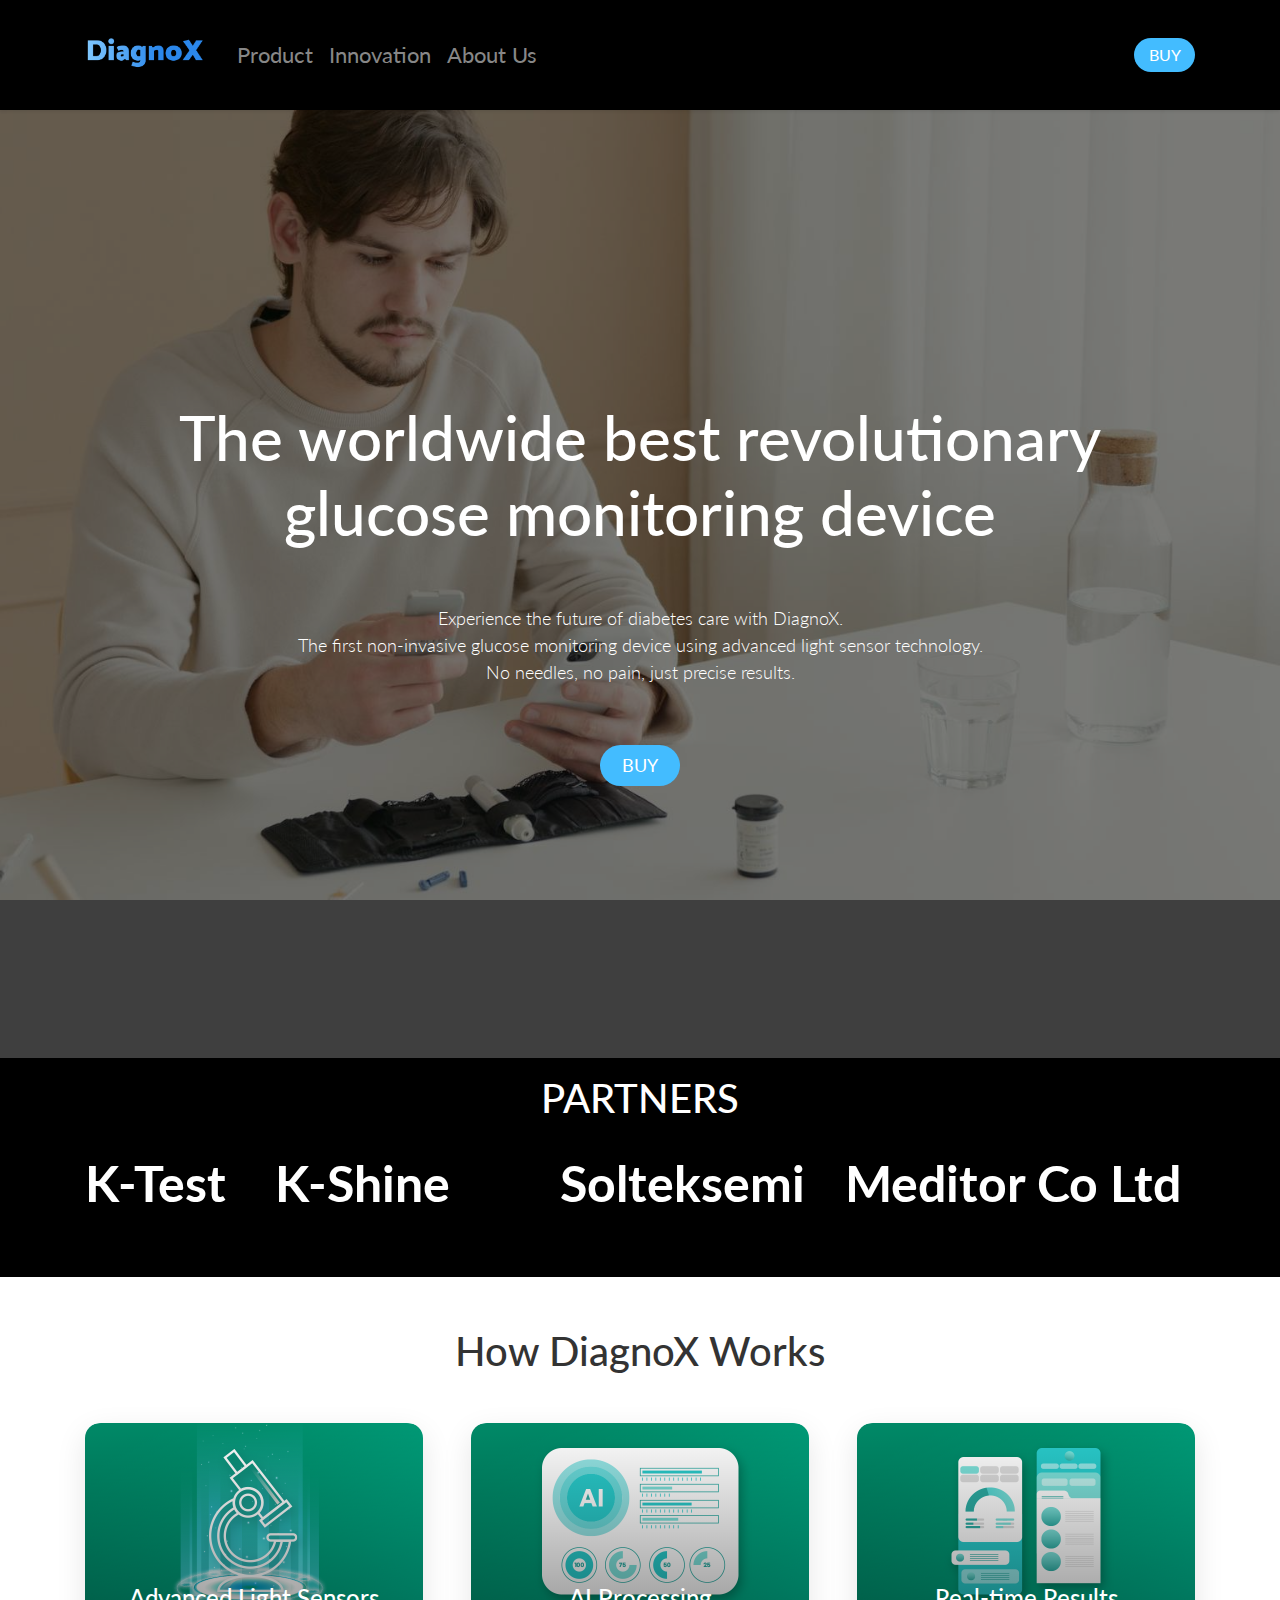
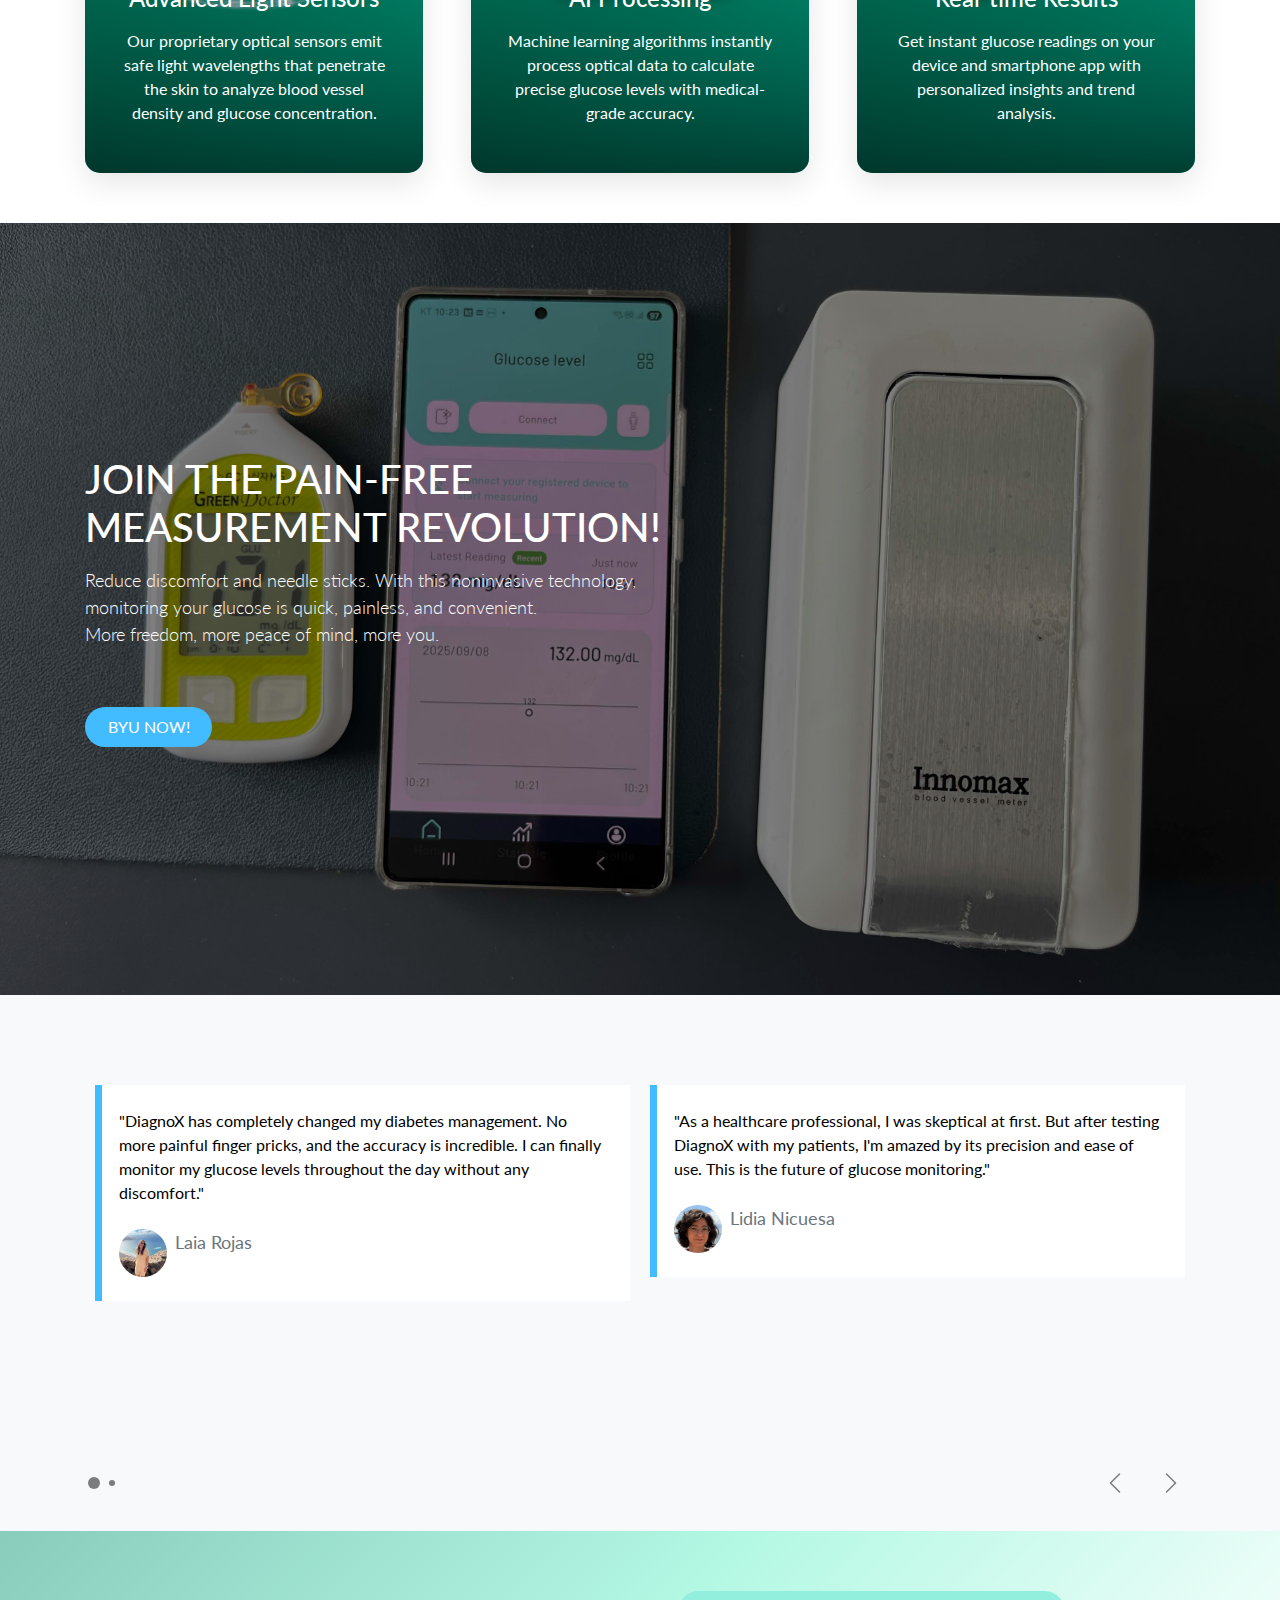
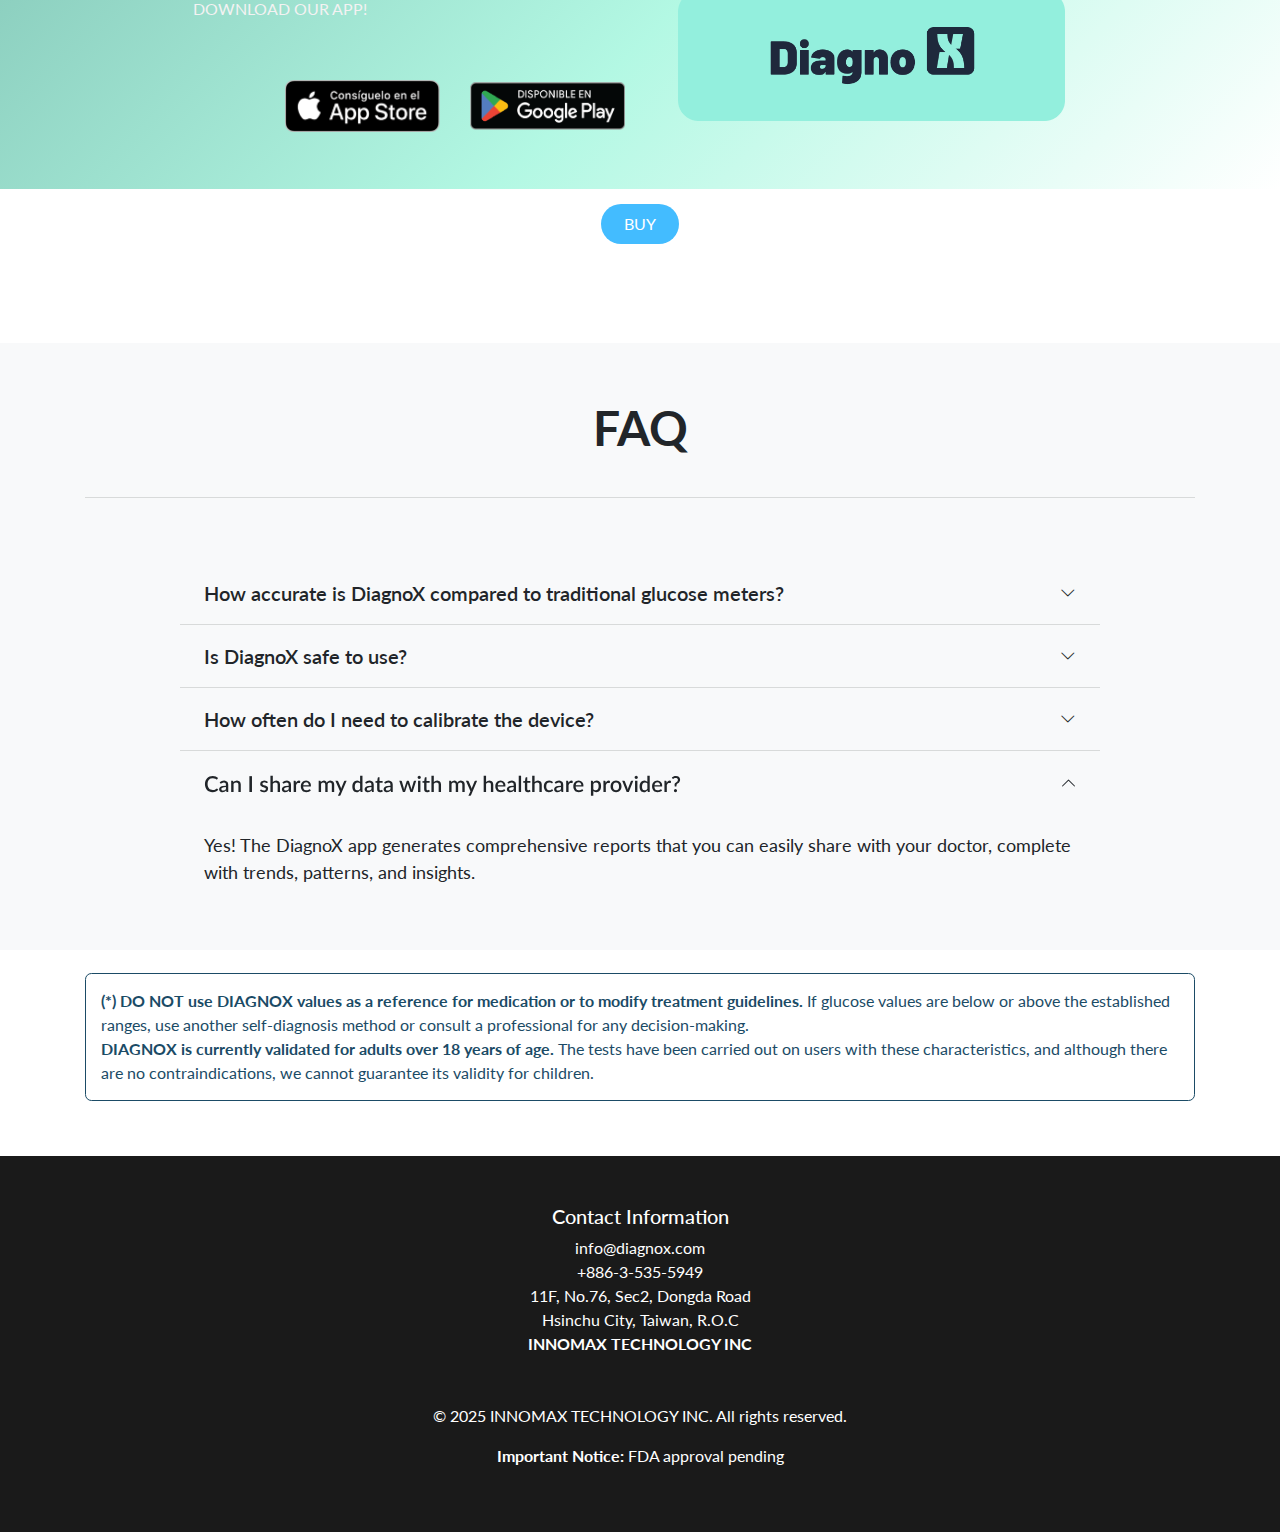
<file: index.html>
<!DOCTYPE html>
<html lang="en-GB" data-website-id="5" data-country="KR" data-logged="false">
  <head>
    <meta http-equiv="Content-Type" content="text/html; charset=UTF-8" />

    <meta http-equiv="X-UA-Compatible" content="IE=edge" />
    <meta name="viewport" content="width=device-width, initial-scale=1" />
    <meta name="description" content="Revolutionary Glucose Monitoring" />
    <meta name="keywords" content="Revolutionary Glucose Monitoring" />
    <link rel="preconnect" href="https://fonts.gstatic.com/" crossorigin="" />
    <title>
      Diagnox - The worldwide best revolutionary glucose monitoring device
    </title>
    <link
      type="image/x-icon"
      rel="shortcut icon"
      href="https://www.glucube.com/web/image/website/5/favicon?unique=c68a4c1"
    />
    <link
      href="https://cdn.jsdelivr.net/npm/bootstrap@5.0.2/dist/css/bootstrap.min.css"
      rel="stylesheet"
      integrity="sha384-EVSTQN3/azprG1Anm3QDgpJLIm9Nao0Yz1ztcQTwFspd3yD65VohhpuuCOmLASjC"
      crossorigin="anonymous"
    />
    <link
      rel="stylesheet"
      href="https://cdn.jsdelivr.net/npm/bootstrap-icons@1.13.1/font/bootstrap-icons.min.css"
    />
    <link
      type="text/css"
      rel="stylesheet"
      href="assets/web.assets_frontend.min.css"
    />
    <link rel="stylesheet" href="style.css" />
    <style id="conditional_visibility"></style>
  </head>
  <body>
    <div id="wrapwrap" class="homepage">
      <a
        class="o_skip_to_content btn btn-primary rounded-0 visually-hidden-focusable position-absolute start-0"
        href="https://www.glucube.com/en_GB#wrap"
        >Skip to Content</a
      >
      <header
        id="top"
        data-anchor="true"
        data-name="Header"
        data-extra-items-toggle-aria-label="Extra items button"
        class="o_header_fixed o_top_fixed_element"
      >
        <nav
          data-name="Navbar"
          aria-label="Main"
          class="navbar navbar-expand-lg navbar-light o_colored_level o_cc o_header_force_no_radius d-none d-lg-block p-0 shadow-sm"
        >
          <div id="o_main_nav" class="o_main_nav">
            <div
              aria-label="Top"
              class="container d-flex align-items-center justify-content-between py-3"
            >
              <a
                data-name="Navbar Logo"
                href="/"
                class="navbar-brand logo me-4"
              >
                <span role="img" aria-label="Logo of GLUCUBE" title="GLUCUBE"
                  ><img
                    src="assets/DiagnoX.png"
                    class="img img-fluid"
                    width="95"
                    height="40"
                    alt="GLUCUBE"
                    loading="lazy"
                /></span>
              </a>

              <ul
                role="menu"
                id="top_menu"
                class="nav navbar-nav top_menu pe-2"
              >
                <li role="presentation" class="nav-item">
                  <a role="menuitem" href="./product/" class="nav-link">
                    <span>Product</span>
                  </a>
                </li>
                <li role="presentation" class="nav-item">
                  <a role="menuitem" href="./innovation/" class="nav-link">
                    <span>Innovation</span>
                  </a>
                </li>

                <li role="presentation" class="nav-item">
                  <a role="menuitem" href="./about/" class="nav-link">
                    <span>About Us</span>
                  </a>
                </li>
              </ul>
              <ul
                class="o_header_sales_one_right_col navbar-nav align-items-center gap-1 flex-grow-1 justify-content-end"
              >
                <div class="oe_structure oe_structure_solo">
                  <section
                    class="oe_unremovable oe_unmovable s_text_block o_colored_level pb0"
                    data-snippet="s_text_block"
                    data-name="Text"
                  >
                    <div class="container">
                      <a
                        href="./product/"
                        class="oe_unremovable btn_cta w-100 btn btn-custom text-o-color-4 bg-o-color-2 rounded-circle btn-sm"
                        style="border-width: 0px; border-style: solid"
                        >BUY</a
                      >
                    </div>
                  </section>
                </div>
              </ul>
            </div>
          </div>
        </nav>
        <nav
          data-name="Navbar"
          aria-label="Mobile"
          class="navbar navbar-light o_colored_level o_cc o_header_mobile d-block d-lg-none shadow-sm o_header_force_no_radius"
        >
          <div class="o_main_nav container flex-wrap justify-content-between">
            <a data-name="Navbar Logo" href="/" class="navbar-brand logo">
              <span role="img" aria-label="Logo of GLUCUBE" title="GLUCUBE"
                ><img
                  src="assets/DiagnoX.png"
                  class="img img-fluid"
                  width="95"
                  height="40"
                  alt="GLUCUBE"
                  loading="lazy"
              /></span>
            </a>

            <ul
              class="o_header_mobile_buttons_wrap navbar-nav flex-row align-items-center gap-2 mb-0"
            >
              <li class="o_not_editable">
                <button
                  class="nav-link btn me-auto p-2"
                  type="button"
                  data-bs-toggle="offcanvas"
                  data-bs-target="#top_menu_collapse_mobile"
                  aria-controls="top_menu_collapse_mobile"
                  aria-expanded="false"
                  aria-label="Toggle navigation"
                >
                  <span class="navbar-toggler-icon"></span>
                </button>
              </li>
            </ul>
            <div
              id="top_menu_collapse_mobile"
              class="offcanvas offcanvas-end o_navbar_mobile"
            >
              <div class="offcanvas-header justify-content-end o_not_editable">
                <button
                  type="button"
                  class="nav-link btn-close"
                  data-bs-dismiss="offcanvas"
                  aria-label="Close"
                ></button>
              </div>
              <div
                class="offcanvas-body d-flex flex-column justify-content-between h-100 w-100"
              >
                <ul class="navbar-nav">
                  <ul role="menu" class="nav navbar-nav top_menu">
                    <li role="presentation" class="nav-item">
                      <a role="menuitem" href="./product/" class="nav-link">
                        <span>Product</span>
                      </a>
                    </li>
                    <li role="presentation" class="nav-item">
                      <a role="menuitem" href="./innovation/" class="nav-link">
                        <span>Innovation</span>
                      </a>
                    </li>

                    <li role="presentation" class="nav-item">
                      <a role="menuitem" href="./about/" class="nav-link">
                        <span>About Us</span>
                      </a>
                    </li>
                  </ul>
                </ul>
                <ul class="navbar-nav gap-2 mt-3 w-100">
                  <div class="oe_structure oe_structure_solo">
                    <section
                      class="oe_unremovable oe_unmovable s_text_block o_colored_level pb0"
                      data-snippet="s_text_block"
                      data-name="Text"
                    >
                      <div class="container">
                        <a
                          href="./product/"
                          class="oe_unremovable btn_cta w-100 btn btn-custom text-o-color-4 bg-o-color-2 rounded-circle btn-sm w-100"
                          style="border-width: 0px; border-style: solid"
                          >BUY</a
                        >
                      </div>
                    </section>
                  </div>
                </ul>
              </div>
            </div>
          </div>
        </nav>
      </header>
      <main>
        <div id="wrap" class="oe_structure oe_empty">
          <section
            class="s_cover o_colored_level bg-black-50 parallax s_parallax_is_fixed s_parallax_no_overflow_hidden pb256 pt216"
            data-scroll-background-ratio="1"
            data-snippet="s_cover"
            data-name="Cover"
            data-invisible="1"
          >
            <span
              class="s_parallax_bg oe_img_bg o_bg_img_center responsive-bg"
              data-mimetype="image/webp"
              data-mimetype-before-conversion="image/jpeg"
              data-resize-width="1920"
              data-gl-filter="xpro"
            ></span>
            <div class="o_we_bg_filter bg-black-50"></div>

            <div class="s_allow_columns container">
              <h1 style="text-align: center">
                <p style="font-size: 62px; font-weight: negrita">
                  <br />The worldwide best revolutionary glucose monitoring
                  device<br />
                </p>
              </h1>
              <p style="text-align: center"><br /></p>
              <p class="lead" style="text-align: center">
                Experience the future of diabetes care with DiagnoX.<br />The
                first non-invasive glucose monitoring device using advanced
                light sensor technology.<br />No needles, no pain, just precise
                results.
              </p>

              <p class="lead" style="text-align: center"><br /></p>
              <p style="text-align: center">
                <a
                  class="as-btn btn btn-custom text-o-color-4 bg-o-color-2 rounded-circle"
                  href="./product/"
                  data-bs-original-title=""
                  title=""
                  style="border-style: solid; border-width: 0px"
                  ><span
                    style="
                      font-weight: normal;
                      font-size: 1.11111rem;
                      display: inline-block;
                    "
                    >BUY</span
                  ></a
                >
              </p>
            </div>
          </section>

          <section
            class="s_references o_colored_level pt16 pb24 o_cc o_cc5"
            data-snippet="s_references"
            data-name="References"
          >
            <div class="container">
              <h2 style="text-align: center">PARTNERS</h2>
              <div class="row align-items-stretch">
                <div
                  class="pt16 pb16 o_colored_level col-lg-2 o_visible"
                  style="
                    animation-name: o_anim_fade_in;
                    animation-play-state: paused;
                    visibility: visible;
                  "
                >
                  <p style="font-size: 50px; font-weight: bold">K-Test</p>
                </div>

                <div
                  class="pt16 pb16 o_colored_level col-lg-3 o_visible"
                  style="
                    animation-name: o_anim_fade_in;
                    animation-play-state: paused;
                    visibility: visible;
                  "
                >
                  <p style="font-size: 50px; font-weight: bold">K-Shine</p>
                </div>

                <div
                  class="pt16 pb16 o_colored_level col-lg-3 o_visible"
                  style="
                    animation-name: o_anim_fade_in;
                    animation-play-state: paused;
                    visibility: visible;
                  "
                >
                  <p style="font-size: 50px; font-weight: bold">Solteksemi</p>
                </div>

                <div
                  class="pt16 pb16 o_colored_level col-lg-4 o_visible"
                  style="
                    animation-name: o_anim_fade_in;
                    animation-play-state: paused;
                    visibility: visible;
                  "
                >
                  <p style="font-size: 50px; font-weight: bold">
                    Meditor Co Ltd
                  </p>
                </div>
                <!-- <div class="pt16 pb16 o_colored_level col-lg-3 o_visible" style="animation-name: o_anim_fade_in; animation-play-state: paused; visibility: visible">
                  <img
                    src="assets/US_gris.png"
                    alt=""
                    class="img img-fluid mx-auto o_we_custom_image"
                    data-original-id="13735"
                    data-original-src="/web/image/13735-65f324f7/US_gris.png"
                    data-mimetype="image/png"
                    data-resize-width="348"
                    data-bs-original-title=""
                    title=""
                    aria-describedby="tooltip388085"
                    style="width: 100% !important"
                    loading="eager"
                    data-mimetype-before-conversion="image/png"
                  />
                </div>
                <div class="pt16 pb16 o_colored_level col-lg-3 o_visible" style="animation-delay: 0.3s; animation-name: o_anim_fade_in; animation-play-state: paused; visibility: visible">
                  <img
                    src="assets/Virgen del Rocío_gris.png"
                    alt=""
                    class="img img-fluid mx-auto o_we_custom_image"
                    data-original-id="13736"
                    data-original-src="/web/image/13736-b694479c/Virgen%20del%20Roci%CC%81o_gris.png"
                    data-mimetype="image/png"
                    data-resize-width="348"
                    data-bs-original-title=""
                    title=""
                    aria-describedby="tooltip35288"
                    style="width: 100% !important"
                    loading="eager"
                    data-mimetype-before-conversion="image/png"
                  />
                </div>
                <div class="pt16 pb16 o_colored_level col-lg-3 o_visible" style="animation-delay: 0.6s; animation-name: o_anim_fade_in; animation-play-state: paused; visibility: visible">
                  <img
                    src="assets/Macarena_gros.png"
                    alt=""
                    class="img img-fluid mx-auto o_we_custom_image"
                    data-original-id="13737"
                    data-original-src="/web/image/13737-1f9a01ad/Macarena_gros.png"
                    data-mimetype="image/png"
                    data-resize-width="348"
                    data-bs-original-title=""
                    title=""
                    aria-describedby="tooltip627609"
                    style="width: 100% !important"
                    loading="eager"
                    data-mimetype-before-conversion="image/png"
                  />
                </div>
                <div class="pt16 pb16 o_colored_level col-lg-3 o_visible" style="animation-delay: 0.9s; animation-name: o_anim_fade_in; animation-play-state: paused; visibility: visible">
                  <img
                    src="assets/JA_SAS_gris.png"
                    alt=""
                    class="img img-fluid mx-auto o_we_custom_image"
                    style="width: 100% !important"
                    data-original-id="13738"
                    data-original-src="/web/image/13738-1256a078/JA_SAS_gris.png"
                    data-mimetype="image/png"
                    data-resize-width="348"
                    data-bs-original-title=""
                    title=""
                    aria-describedby="tooltip536700"
                    loading="eager"
                    data-mimetype-before-conversion="image/png"
                  />
                </div> -->
              </div>
            </div>
          </section>

          <div style="height: 50px"></div>

          <section class="section">
            <div class="container">
              <h2 class="section-title">How DiagnoX Works</h2>
              <div class="process-steps">
                <div
                  class="step"
                  style="background-image: url('assets/diagnoximg3.png')"
                >
                  <div class="step-content">
                    <h3>Advanced Light Sensors</h3>
                    <p>
                      Our proprietary optical sensors emit safe light
                      wavelengths that penetrate the skin to analyze blood
                      vessel density and glucose concentration.
                    </p>
                  </div>
                </div>
                <div
                  class="step"
                  style="background-image: url('assets/diagnoximg2.png')"
                >
                  <div class="step-content">
                    <h3>AI Processing</h3>
                    <p>
                      Machine learning algorithms instantly process optical data
                      to calculate precise glucose levels with medical-grade
                      accuracy.
                    </p>
                  </div>
                </div>
                <div
                  class="step"
                  style="background-image: url('assets/diagnoximg1.png')"
                >
                  <div class="step-content">
                    <h3>Real-time Results</h3>
                    <p>
                      Get instant glucose readings on your device and smartphone
                      app with personalized insights and trend analysis.
                    </p>
                  </div>
                </div>
              </div>
            </div>
          </section>

          <div style="height: 50px"></div>

          <section
            class="s_cover o_cc o_cc5 pt232 pb232 o_colored_level s_parallax_no_overflow_hidden o_background_video s_custom_snippet"
            data-scroll-background-ratio="0"
            data-snippet="s_cover"
            style="
              background-image: url('assets/measure-result.jpg');
              background-size: cover;
              background-position: center;
              background-repeat: no-repeat;
            "
          >
            <div class="o_we_bg_filter bg-black-50"></div>

            <div class="s_allow_columns container">
              <h2 style="text-align: left">
                <p class="text-o-color-4">
                  JOIN THE PAIN-FREE<br />MEASUREMENT REVOLUTION!
                </p>
              </h2>
              <p class="lead text-o-color-4" style="text-align: left">
                Reduce discomfort and needle sticks. With this noninvasive
                technology,<br />monitoring your glucose is quick, painless, and
                convenient.&nbsp;<br />More freedom, more peace of mind, more
                you.
              </p>
              <p class="lead" style="text-align: left"><br /></p>
              <p style="text-align: left">
                <a
                  class="btn btn-custom text-o-color-4 bg-o-color-2 rounded-circle"
                  href="./product/"
                  style="border-width: 1px; border-style: solid"
                  >BYU NOW!</a
                >
              </p>
            </div>
          </section>

          <!-- -------------------    CAROUSEL     --------------------------  -->

          <section class="s_carousel_intro_wrapper p-0 s_custom_snippet">
            <div
              class="s_carousel_intro s_carousel_default carousel o_colored_level slide carousel-dark pointer-event"
              data-bs-ride="true"
              data-bs-interval="12000"
              id="review-carousel"
            >
              <div class="carousel-inner">
                <div
                  class="s_carousel_intro_item carousel-item px-0 o_colored_level o_cc o_cc1 bg-100 pb256 pt80 active"
                  data-name="Slide"
                  style="min-height: 536px"
                >
                  <div class="container">
                    <div class="row o_grid_mode" data-row-count="4">
                      <div
                        class="o_grid_item o_colored_level g-col-lg-6 g-height-4 col-lg-6"
                        style="z-index: 1; grid-area: 1 / 1 / 5 / 7"
                        data-name="Block"
                      >
                        <blockquote
                          class="s_blockquote s_blockquote_with_line o_animable position-relative d-flex flex-column gap-4 w-100 mx-auto p-4 fst-normal o_colored_level o_cc o_cc1 rounded"
                          data-vcss="001"
                          data-snippet="s_blockquote"
                          data-name="Bloque de cita"
                          style="border-radius: 0px !important"
                        >
                          <div
                            class="s_blockquote_line_elt position-absolute top-0 start-0 bottom-0 bg-o-color-2"
                            style="width: 7px !important"
                          ></div>
                          <div
                            class="s_blockquote_wrap_icon position-absolute top-0 start-50 translate-middle w-100"
                          >
                            <i
                              class="s_blockquote_icon fa fa-quote-right d-block mx-auto rounded bg-o-color-1"
                              role="img"
                            ></i>
                          </div>

                          <div
                            class="s_blockquote_wrap_icon position-absolute top-0 start-50 translate-middle w-100"
                          >
                            <i
                              role="img"
                              class="s_blockquote_icon fa fa-quote-right d-block mx-auto rounded bg-o-color-1"
                            ></i>
                          </div>
                          <p class="s_blockquote_quote my-auto">
                            "DiagnoX has completely changed my diabetes
                            management. No more painful finger pricks, and the
                            accuracy is incredible. I can finally monitor my
                            glucose levels throughout the day without any
                            discomfort."
                          </p>
                          <div
                            class="s_blockquote_infos d-flex gap-2 flex-row align-items-start justify-content-start w-100 text-start"
                          >
                            <img
                              src="assets/4.webp"
                              alt=""
                              class="s_blockquote_avatar img rounded-circle img-fluid o_we_custom_image"
                              data-mimetype="image/webp"
                              data-original-id="6746"
                              data-original-src="/web/image/6746-2e106324/4.png"
                              data-mimetype-before-conversion="image/png"
                              data-resize-width="NaN"
                              loading="lazy"
                              data-lazy-loading-initial-min-height=""
                              style="min-height: 1px"
                            />
                            <div class="s_blockquote_author">
                              <strong>
                                <span
                                  class="text-600"
                                  style="
                                    font-size: 1.125rem;
                                    font-weight: normal;
                                  "
                                  >Laia Rojas</span
                                ></strong
                              >
                            </div>
                          </div>
                        </blockquote>
                      </div>

                      <div
                        class="o_grid_item g-height-3 o_colored_level g-col-lg-6 col-lg-6"
                        style="z-index: 2; grid-area: 1 / 7 / 4 / 13"
                        data-name="Block"
                      >
                        <blockquote
                          class="s_blockquote s_blockquote_with_line o_animable position-relative d-flex flex-column gap-4 w-100 mx-auto p-4 fst-normal o_colored_level o_cc o_cc1 rounded"
                          data-vcss="001"
                          data-snippet="s_blockquote"
                          data-name="Bloque de cita"
                          style="border-radius: 0px !important"
                        >
                          <div
                            class="s_blockquote_line_elt position-absolute top-0 start-0 bottom-0 bg-o-color-2"
                            style="width: 7px !important"
                          ></div>
                          <div
                            class="s_blockquote_wrap_icon position-absolute top-0 start-50 translate-middle w-100"
                          >
                            <i
                              class="s_blockquote_icon fa fa-quote-right d-block mx-auto rounded bg-o-color-1"
                              role="img"
                            ></i>
                          </div>
                          <p class="s_blockquote_quote my-auto">
                            "As a healthcare professional, I was skeptical at
                            first. But after testing DiagnoX with my patients,
                            I'm amazed by its precision and ease of use. This is
                            the future of glucose monitoring."
                          </p>
                          <div
                            class="s_blockquote_infos d-flex gap-2 flex-row align-items-start justify-content-start w-100 text-start"
                          >
                            <img
                              src="assets/1.webp"
                              alt=""
                              class="s_blockquote_avatar img rounded-circle img-fluid o_we_custom_image"
                              data-mimetype="image/webp"
                              data-original-id="6909"
                              data-original-src="/web/image/6909-08102352/1.png"
                              data-mimetype-before-conversion="image/png"
                              data-resize-width="NaN"
                              loading="lazy"
                              data-lazy-loading-initial-min-height=""
                              style="min-height: 1px"
                            />
                            <div class="s_blockquote_author">
                              <strong>
                                <span
                                  class="text-600"
                                  style="
                                    font-size: 1.125rem;
                                    font-weight: normal;
                                  "
                                  >Lidia Nicuesa</span
                                ></strong
                              >
                            </div>
                          </div>
                        </blockquote>
                      </div>
                    </div>
                  </div>
                </div>
                <div
                  class="s_carousel_intro_item carousel-item px-0 o_colored_level o_cc o_cc1 bg-100 pt40 pb200"
                  data-name="Slide"
                  style="min-height: 536px"
                >
                  <div class="container">
                    <div class="row o_grid_mode" data-row-count="4">
                      <div
                        class="o_grid_item o_colored_level g-col-lg-6 g-height-4 col-lg-6"
                        style="z-index: 1; grid-area: 1 / 1 / 5 / 7"
                        data-name="Block"
                      >
                        <blockquote
                          class="s_blockquote s_blockquote_with_line o_animable position-relative d-flex flex-column gap-4 w-100 mx-auto p-4 fst-normal o_colored_level rounded o_cc o_cc1"
                          data-vcss="001"
                          data-snippet="s_blockquote"
                          data-name="Bloque de cita"
                          style="border-radius: 0px !important"
                        >
                          <div
                            class="s_blockquote_line_elt position-absolute top-0 start-0 bottom-0 bg-o-color-2"
                            style="width: 7px !important"
                          ></div>
                          <div
                            class="s_blockquote_wrap_icon position-absolute top-0 start-50 translate-middle w-100"
                          >
                            <i
                              class="s_blockquote_icon fa fa-quote-right d-block mx-auto rounded bg-o-color-1"
                              role="img"
                            ></i>
                          </div>
                          <p class="s_blockquote_quote my-auto">
                            <span style="font-size: 1rem">
                              "The app integration is fantastic. I love seeing
                              my glucose trends and getting personalized
                              recommendations. It's like having a diabetes coach
                              in my pocket 24/7."<br /><br /><br
                            /></span>
                          </p>
                          <div
                            class="s_blockquote_infos d-flex gap-2 flex-row align-items-start justify-content-start w-100 text-start"
                          >
                            <img
                              src="assets/MicrosoftTeams-image (3).webp"
                              alt=""
                              class="s_blockquote_avatar img rounded-circle img-fluid o_we_custom_image"
                              data-mimetype="image/webp"
                              data-original-id="6741"
                              data-original-src="/web/image/6741-2261dd4b/MicrosoftTeams-image%20%283%29.png"
                              data-mimetype-before-conversion="image/png"
                              data-resize-width="NaN"
                              loading="lazy"
                              data-lazy-loading-initial-min-height=""
                              style="min-height: 1px"
                            />
                            <div class="s_blockquote_author">
                              <span class="o_small">
                                <strong
                                  ><span class="o_small"
                                    ><strong
                                      ><span style="font-size: 1.125rem"
                                        ><p class="text-600">
                                          <span style="font-weight: normal"
                                            ><span class="o_small"
                                              ><span style="font-size: 1.125rem"
                                                ><p class="text-600">
                                                  Sofía Pastor
                                                </p></span
                                              ></span
                                            ></span
                                          >
                                        </p></span
                                      ></strong
                                    ></span
                                  ></strong
                                ></span
                              >
                              <br />
                            </div>
                          </div>
                        </blockquote>
                        <p><br /></p>
                      </div>
                    </div>
                  </div>
                </div>
              </div>

              <div
                class="s_carousel_intro_controllers container position-absolute start-50 bottom-0 translate-middle-x w-100 mb-md-4 o_not_editable"
              >
                <div
                  class="s_carousel_intro_controllers_row row gap-3 gap-lg-5 justify-content-between flex-nowrap flex-row-reverse"
                >
                  <div class="o_arrows_wrapper gap-2 w-auto p-0">
                    <a
                      class="carousel-control-prev o_not_editable o_we_no_overlay"
                      aria-label="Anterior"
                      title="Anterior"
                      href="#review-carousel"
                      data-bs-slide="prev"
                    >
                      <span
                        class="carousel-control-prev-icon"
                        aria-hidden="true"
                      ></span>
                      <span class="visually-hidden o_default_snippet_text"
                        >Anterior</span
                      >
                    </a>
                    <a
                      class="carousel-control-next o_not_editable o_we_no_overlay"
                      aria-label="Siguiente"
                      title="Siguiente"
                      href="#review-carousel"
                      data-bs-slide="next"
                    >
                      <span
                        class="carousel-control-next-icon"
                        aria-hidden="true"
                      ></span>
                      <span class="visually-hidden o_default_snippet_text"
                        >Siguiente</span
                      >
                    </a>
                  </div>

                  <div
                    class="carousel-indicators align-items-center flex-shrink-1 w-auto o_we_no_overlay s_carousel_indicators_dots"
                  >
                    <button
                      type="button"
                      aria-label="Indicador de carrusel"
                      data-target="#review-carousel"
                      class="active"
                      data-bs-slide-to="0"
                      data-bs-target="#review-carousel"
                      aria-current="true"
                    ></button>

                    <button
                      data-target="#review-carousel"
                      data-bs-target="#review-carousel"
                      aria-label="Indicador de carrusel"
                      data-bs-slide-to="1"
                    ></button>
                  </div>
                </div>
              </div>
            </div>
          </section>
          <section
            class="s_banner o_colored_level s_parallax_no_overflow_hidden pt0 pb8 d-lg-block d-none o_snippet_mobile_invisible"
            data-scroll-background-ratio="0"
            data-snippet="s_banner"
            data-name="Banner"
            style="
              background-image: linear-gradient(
                135deg,
                rgba(15, 151, 119, 0.49) 0%,
                rgba(101, 241, 199, 0.493) 49%,
                rgba(202, 255, 221, 0) 100%
              );
            "
            data-invisible="1"
          >
            <div class="container">
              <div
                class="row s_nb_column_fixed o_grid_mode"
                style="--grid-item-padding-x: 15px; --grid-item-padding-y: 0px"
                data-row-count="5"
              >
                <div
                  class="o_grid_item o_colored_level g-col-lg-6 g-height-2 col-lg-6"
                  style="z-index: 5; grid-area: 2 / 2 / 4 / 8"
                >
                  <p style="text-align: center">
                    <span style="font-size: 36px"
                      ><p class="text-o-color-3">DOWNLOAD OUR APP!</p></span
                    >
                  </p>
                </div>
                <div
                  class="o_grid_item o_grid_item_image o_colored_level o_grid_item_image_contain g-col-lg-2 g-height-3 col-lg-2"
                  style="z-index: 3; grid-area: 3 / 3 / 6 / 5"
                >
                  <a href="" target="_blank"
                    ><img
                      src="assets/Insignia App Store.png"
                      alt=""
                      class="img img-fluid mx-auto o_we_custom_image"
                      style="width: 100% !important; min-height: 1px"
                      data-original-id="24727"
                      data-original-src="/web/image/24727-40de3455/Insignia%20App%20Store.png"
                      data-mimetype="image/png"
                      data-resize-width="625"
                      data-bs-original-title=""
                      title=""
                      aria-describedby="tooltip567664"
                      loading="lazy"
                      data-mimetype-before-conversion="image/png"
                      data-lazy-loading-initial-min-height=""
                  /></a>
                </div>
                <div
                  class="o_grid_item o_grid_item_image o_colored_level o_grid_item_image_contain g-col-lg-2 g-height-3 col-lg-2"
                  style="z-index: 4; grid-area: 3 / 5 / 6 / 7"
                >
                  <a href="" target="_blank"
                    ><img
                      src="assets/Insignia Google Play.png"
                      alt=""
                      class="img img-fluid mx-auto o_we_custom_image"
                      data-original-id="24728"
                      data-original-src="/web/image/24728-8b55d324/Insignia%20Google%20Play.png"
                      data-mimetype="image/png"
                      data-resize-width="671"
                      data-bs-original-title=""
                      title=""
                      aria-describedby="tooltip358554"
                      loading="lazy"
                      data-mimetype-before-conversion="image/png"
                      data-lazy-loading-initial-min-height=""
                      style="min-height: 1px"
                  /></a>
                </div>
                <div
                  class="o_grid_item o_grid_item_image o_colored_level o_grid_item_image_contain g-height-3 g-col-lg-5 col-lg-5"
                  style="z-index: 6; grid-area: 2 / 7 / 5 / 12"
                >
                  <img
                    src="assets/diagnox-app.png"
                    alt=""
                    class="img img-fluid mx-auto o_we_custom_image"
                    data-original-id="24726"
                    data-original-src="/web/image/24726-4d621d36/GLUCUBE%20APP.png"
                    data-mimetype="image/png"
                    data-resize-width="672"
                    data-bs-original-title=""
                    title=""
                    aria-describedby="tooltip49701"
                    style="padding: 10px; min-height: 1px"
                    loading="lazy"
                    data-mimetype-before-conversion="image/png"
                    data-lazy-loading-initial-min-height=""
                  />
                </div>
              </div>
            </div>
          </section>

          <section
            class="s_title o_colored_level s_custom_snippet pt0 pb88"
            data-vcss="001"
            data-snippet="s_title"
            data-name="Title"
          >
            <div class="s_allow_columns container">
              <h1 style="text-align: center">
                <span style="font-size: 48px"
                  ><a
                    style="border-width: 1px; border-style: solid"
                    title=""
                    data-bs-original-title=""
                    href="./product/"
                    class="as-btn btn btn-custom text-o-color-4 bg-o-color-2 rounded-circle"
                    >BUY</a
                  ></span
                ><br />
              </h1>
            </div>
          </section>
          <section
            class="s_title o_colored_level s_custom_snippet pb0 d-lg-block d-none o_snippet_mobile_invisible pt56 bg-100"
            data-vcss="001"
            data-snippet="s_title"
            data-name="Title"
            data-invisible="1"
          >
            <div class="s_allow_columns container">
              <h1 style="text-align: center">
                <span style="font-size: 48px"><strong>FAQ</strong></span
                ><br />
              </h1>
              <div
                class="s_hr text-start pt32 pb32"
                data-snippet="s_hr"
                data-name="Separator"
              >
                <hr
                  class="w-100 mx-auto"
                  style="border-top-width: 1px; border-top-style: solid"
                />
              </div>
            </div>
          </section>
          <section
            class="s_title pt40 o_colored_level s_custom_snippet pb0 d-lg-none o_snippet_desktop_invisible"
            data-vcss="001"
            data-snippet="s_title"
            data-name="Title"
            data-invisible="1"
          >
            <div class="s_allow_columns container">
              <h1 style="text-align: center">
                <span style="font-size: 2.5rem"></span
                ><strong><span style="font-size: 2.5rem">FAQ</span></strong
                ><span style="font-size: 2.8125rem"><br /></span>
              </h1>
              <div
                class="s_hr text-start pt32 pb32"
                data-snippet="s_hr"
                data-name="Separator"
              >
                <hr
                  class="w-100 mx-auto"
                  style="border-top-width: 1px; border-top-style: solid"
                />
              </div>
            </div>
          </section>
          <section
            class="s_faq_collapse pt32 pb32 o_colored_level bg-100"
            data-vcss="001"
            data-snippet="s_faq_collapse"
            data-name="Bloque de preguntas frecuentes"
          >
            <div class="container">
              <div class="row s_nb_column_fixed align-items-start">
                <div
                  class="offset-lg-1 s_col_no_bgcolor col-lg-10"
                  data-name="Accordion Box"
                >
                  <div data-name="Accordion" class="s_accordion">
                    <div
                      id="myCollapse1737393519964"
                      class="accordion accordion-flush"
                    >
                      <div
                        class="accordion-item position-relative z-1"
                        data-name="Accordion Item"
                      >
                        <button
                          type="button"
                          class="accordion-header accordion-button gap-2 bg-transparent h6-fs fw-bold text-decoration-none text-reset transition-none justify-content-between collapsed"
                          data-bs-toggle="collapse"
                          aria-expanded="false"
                          id="accordion-button662171_1"
                          data-bs-target="#myCollapseTab662171_1"
                          aria-controls="myCollapseTab662171_1"
                        >
                          <span style="font-size: 1.25rem"
                            >How accurate is DiagnoX compared to traditional
                            glucose meters?</span
                          >
                          <i class="bi bi-chevron-down"></i>
                        </button>
                        <div
                          class="accordion-collapse collapse"
                          data-bs-parent="#myCollapse1737393519964"
                          role="region"
                          id="myCollapseTab662171_1"
                          aria-labelledby="accordion-button662171_1"
                        >
                          <div class="accordion-body">
                            <p>
                              <span style="font-size: 1.125rem"
                                >DiagnoX achieves 91% clinical accuracy, meeting
                                and exceeding FDA standards for glucose
                                monitoring devices. Our technology has been
                                validated in multiple clinical trials.</span
                              >
                            </p>
                          </div>
                        </div>
                      </div>
                      <div
                        class="accordion-item position-relative z-1"
                        data-name="Accordion Item"
                      >
                        <button
                          type="button"
                          class="accordion-header accordion-button gap-2 bg-transparent h6-fs fw-bold text-decoration-none text-reset transition-none justify-content-between collapsed"
                          data-bs-toggle="collapse"
                          aria-expanded="false"
                          id="accordion-button662171_2"
                          data-bs-target="#myCollapseTab662171_2"
                          aria-controls="myCollapseTab662171_2"
                        >
                          <span style="font-size: 1.25rem"
                            >Is DiagnoX safe to use?</span
                          >
                          <i class="bi bi-chevron-down"></i>
                        </button>
                        <div
                          class="accordion-collapse collapse"
                          data-bs-parent="#myCollapse1737393519964"
                          role="region"
                          id="myCollapseTab662171_2"
                          aria-labelledby="accordion-button662171_2"
                        >
                          <div class="accordion-body">
                            <p class="card-text">
                              Absolutely. DiagnoX uses safe, low-intensity light
                              that's completely harmless to skin and tissue.
                              There are no side effects or risks associated with
                              its use.
                            </p>
                          </div>
                        </div>
                      </div>
                      <div
                        class="accordion-item position-relative z-1"
                        data-name="Accordion Item"
                      >
                        <button
                          type="button"
                          class="accordion-header accordion-button gap-2 bg-transparent h6-fs fw-bold text-decoration-none text-reset transition-none justify-content-between collapsed"
                          data-bs-toggle="collapse"
                          aria-expanded="false"
                          id="accordion-button662171_3"
                          data-bs-target="#myCollapseTab662171_3"
                          aria-controls="myCollapseTab662171_3"
                        >
                          <span style="font-size: 1.25rem"
                            >How often do I need to calibrate the device?</span
                          >
                          <i class="bi bi-chevron-down"></i>
                        </button>
                        <div
                          class="accordion-collapse collapse"
                          data-bs-parent="#myCollapse1737393519964"
                          role="region"
                          id="myCollapseTab662171_3"
                          aria-labelledby="accordion-button662171_3"
                        >
                          <div class="accordion-body">
                            <p>
                              DiagnoX is factory-calibrated and requires no user
                              calibration. The device maintains its accuracy
                              throughout its lifetime with our advanced
                              self-calibrating technology.
                            </p>
                            <p>
                              <span style="font-size: 1.125rem">​</span><br />
                            </p>
                          </div>
                        </div>
                      </div>
                      <div
                        class="accordion-item position-relative z-1"
                        data-name="Accordion Item"
                      >
                        <button
                          type="button"
                          class="accordion-header accordion-button gap-2 bg-transparent h6-fs fw-bold text-decoration-none text-reset transition-none justify-content-between"
                          data-bs-toggle="collapse"
                          aria-expanded="true"
                          id="myCollapseBtn1737393771478"
                          data-bs-target="#myCollapseTab1737393771477"
                          aria-controls="myCollapseTab1737393771477"
                        >
                          <span class="flex-grow-1"
                            ><span style="font-size: 1.375rem"
                              ><span
                                class="o_animated_text o_animate o_anim_slide_in o_anim_from_left o_visible"
                                style="
                                  animation-duration: 0.3s;
                                  animation-delay: 1.2s;
                                  animation-name: o_anim_slide_in_left;
                                  animation-play-state: running;
                                  visibility: visible;
                                "
                                >Can I share my data with my healthcare
                                provider?</span
                              ></span
                            ></span
                          ><br />
                          <i class="bi bi-chevron-down"></i>
                        </button>
                        <div
                          class="accordion-collapse collapse show"
                          data-bs-parent="#myCollapse1737393519964"
                          role="region"
                          id="myCollapseTab1737393771477"
                          aria-labelledby="myCollapseBtn1737393771478"
                        >
                          <div class="accordion-body">
                            <p>
                              <span style="font-size: 1.125rem"
                                >Yes! The DiagnoX app generates comprehensive
                                reports that you can easily share with your
                                doctor, complete with trends, patterns, and
                                insights.</span
                              >
                            </p>
                          </div>
                        </div>
                      </div>
                    </div>
                  </div>
                </div>
              </div>
            </div>
          </section>

          <section
            class="s_text_block o_colored_level pt0 bg-white pb8"
            data-snippet="s_text_block"
            data-name="Text"
            id="Text"
            data-anchor="true"
          >
            <div class="s_allow_columns container"></div>
          </section>
          <section
            class="s_text_block pb40 o_colored_level pt0 bg-white"
            data-snippet="s_text_block"
            data-name="Text"
          >
            <div class="s_allow_columns container">
              <div
                class="s_alert s_alert_md clearfix alert-secondary alert w-100"
                data-snippet="s_alert"
                data-name="Alert"
                style="background-color: rgb(255, 255, 255)"
              >
                <div class="s_alert_content">
                  <p>
                    <strong
                      >(*) DO NOT use DIAGNOX values ​​as a reference for
                      medication or to modify treatment guidelines. </strong
                    >If glucose values ​​are below or above the established
                    ranges, use another self-diagnosis method or consult a
                    professional for any decision-making.&nbsp;<br /><strong
                      >DIAGNOX is currently validated for adults over 18 years
                      of age. </strong
                    >The tests have been carried out on users with these
                    characteristics, and although there are no
                    contraindications, we cannot guarantee its validity for
                    children.
                  </p>
                </div>
              </div>
            </div>
          </section>
        </div>

        <div id="o_shared_blocks" class="oe_unremovable"></div>
      </main>
      <footer class="footer" role="contentinfo" aria-label="Site footer">
        <div class="footer-container">
          <div class="footer-content">
            <div class="footer-section">
              <h5>Contact Information</h5>
              <ul class="contact-info">
                <li>
                  <a
                    href="mailto:info@diagnox.com"
                    aria-label="Send email to info@diagnox.com"
                  >
                    info@diagnox.com
                  </a>
                </li>
                <li>
                  <a href="tel:+88635355949" aria-label="Call +886-3-535-5949">
                    +886-3-535-5949
                  </a>
                </li>
                <li>11F, No.76, Sec2, Dongda Road</li>
                <li>Hsinchu City, Taiwan, R.O.C</li>
                <li><strong>INNOMAX TECHNOLOGY INC</strong></li>
              </ul>
            </div>
          </div>

          <div class="footer-bottom">
            <p>&copy; 2025 INNOMAX TECHNOLOGY INC. All rights reserved.</p>

            <div class="fda-notice">
              <p><strong>Important Notice:</strong> FDA approval pending</p>
            </div>
          </div>
        </div>
      </footer>
    </div>
    <script
      src="https://cdn.jsdelivr.net/npm/bootstrap@5.0.2/dist/js/bootstrap.bundle.min.js"
      integrity="sha384-MrcW6ZMFYlzcLA8Nl+NtUVF0sA7MsXsP1UyJoMp4YLEuNSfAP+JcXn/tWtIaxVXM"
      crossorigin="anonymous"
    ></script>
  </body>
</html>
</file>
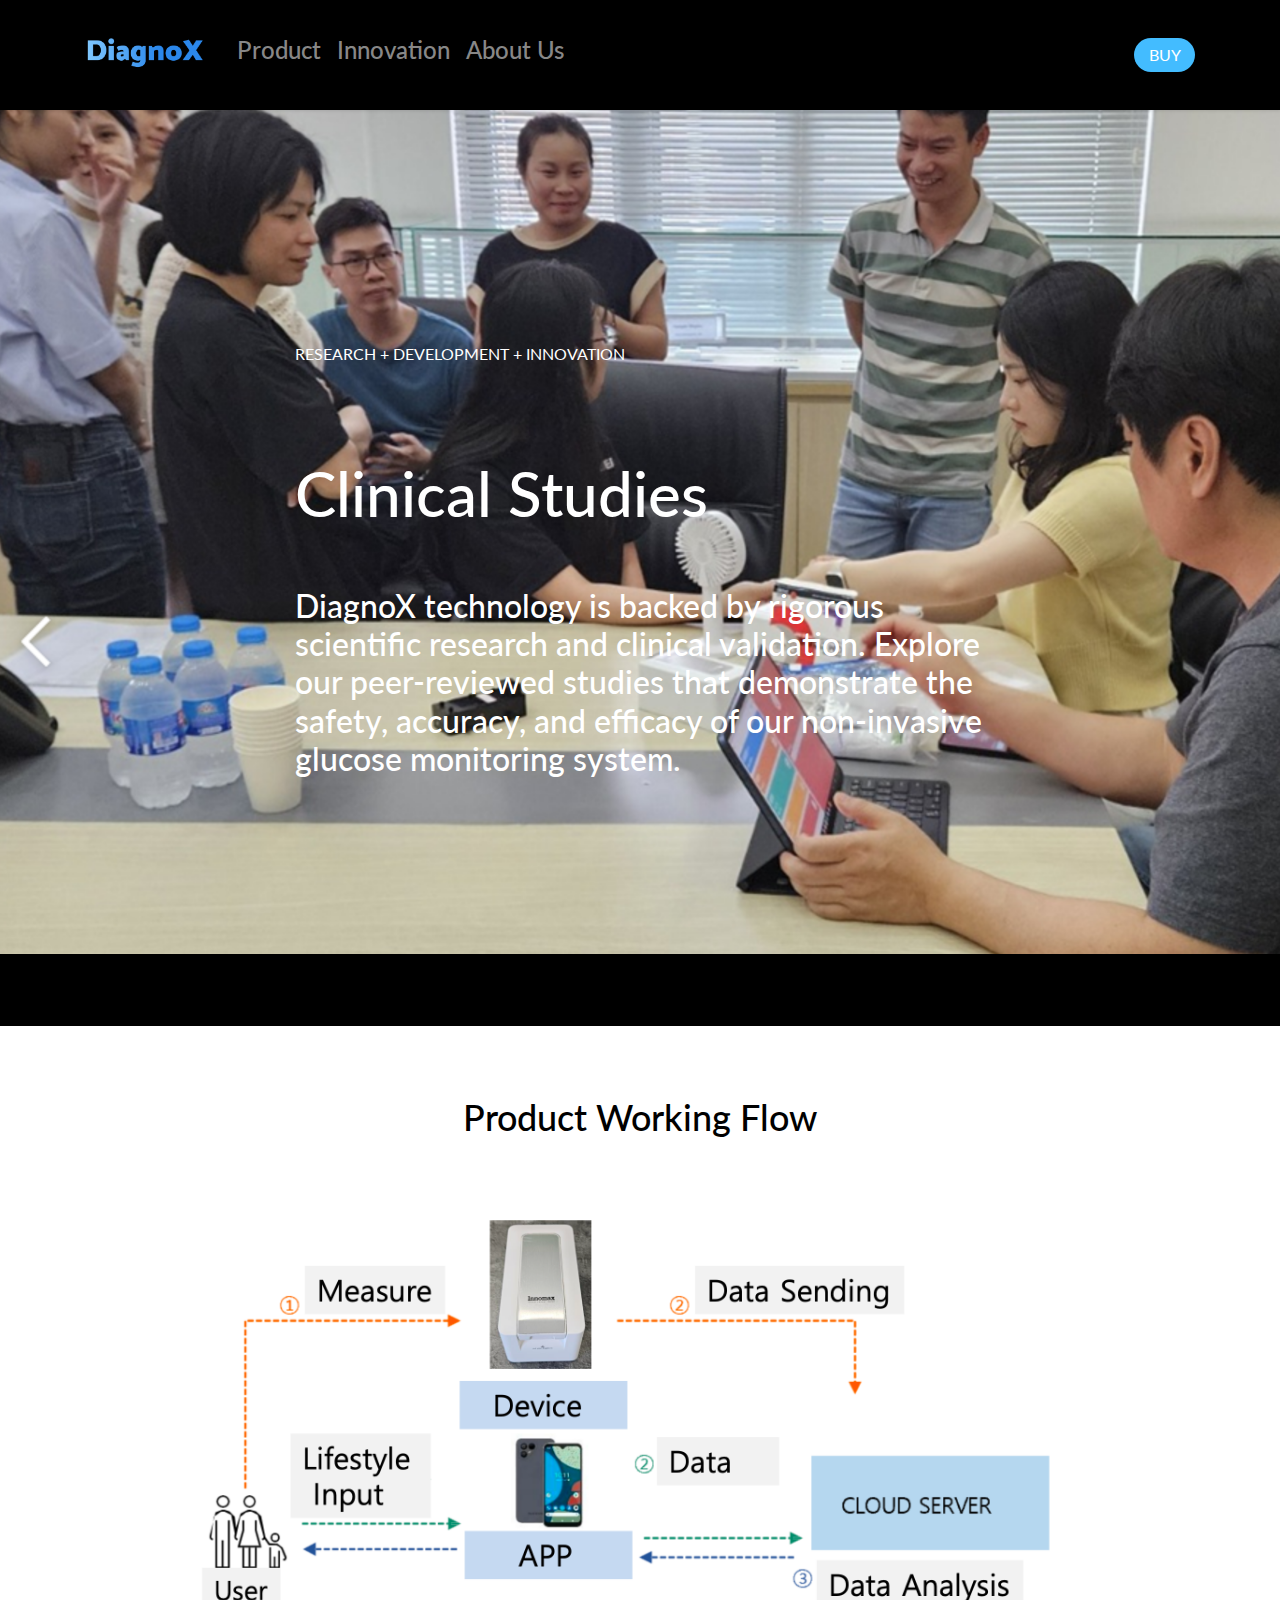
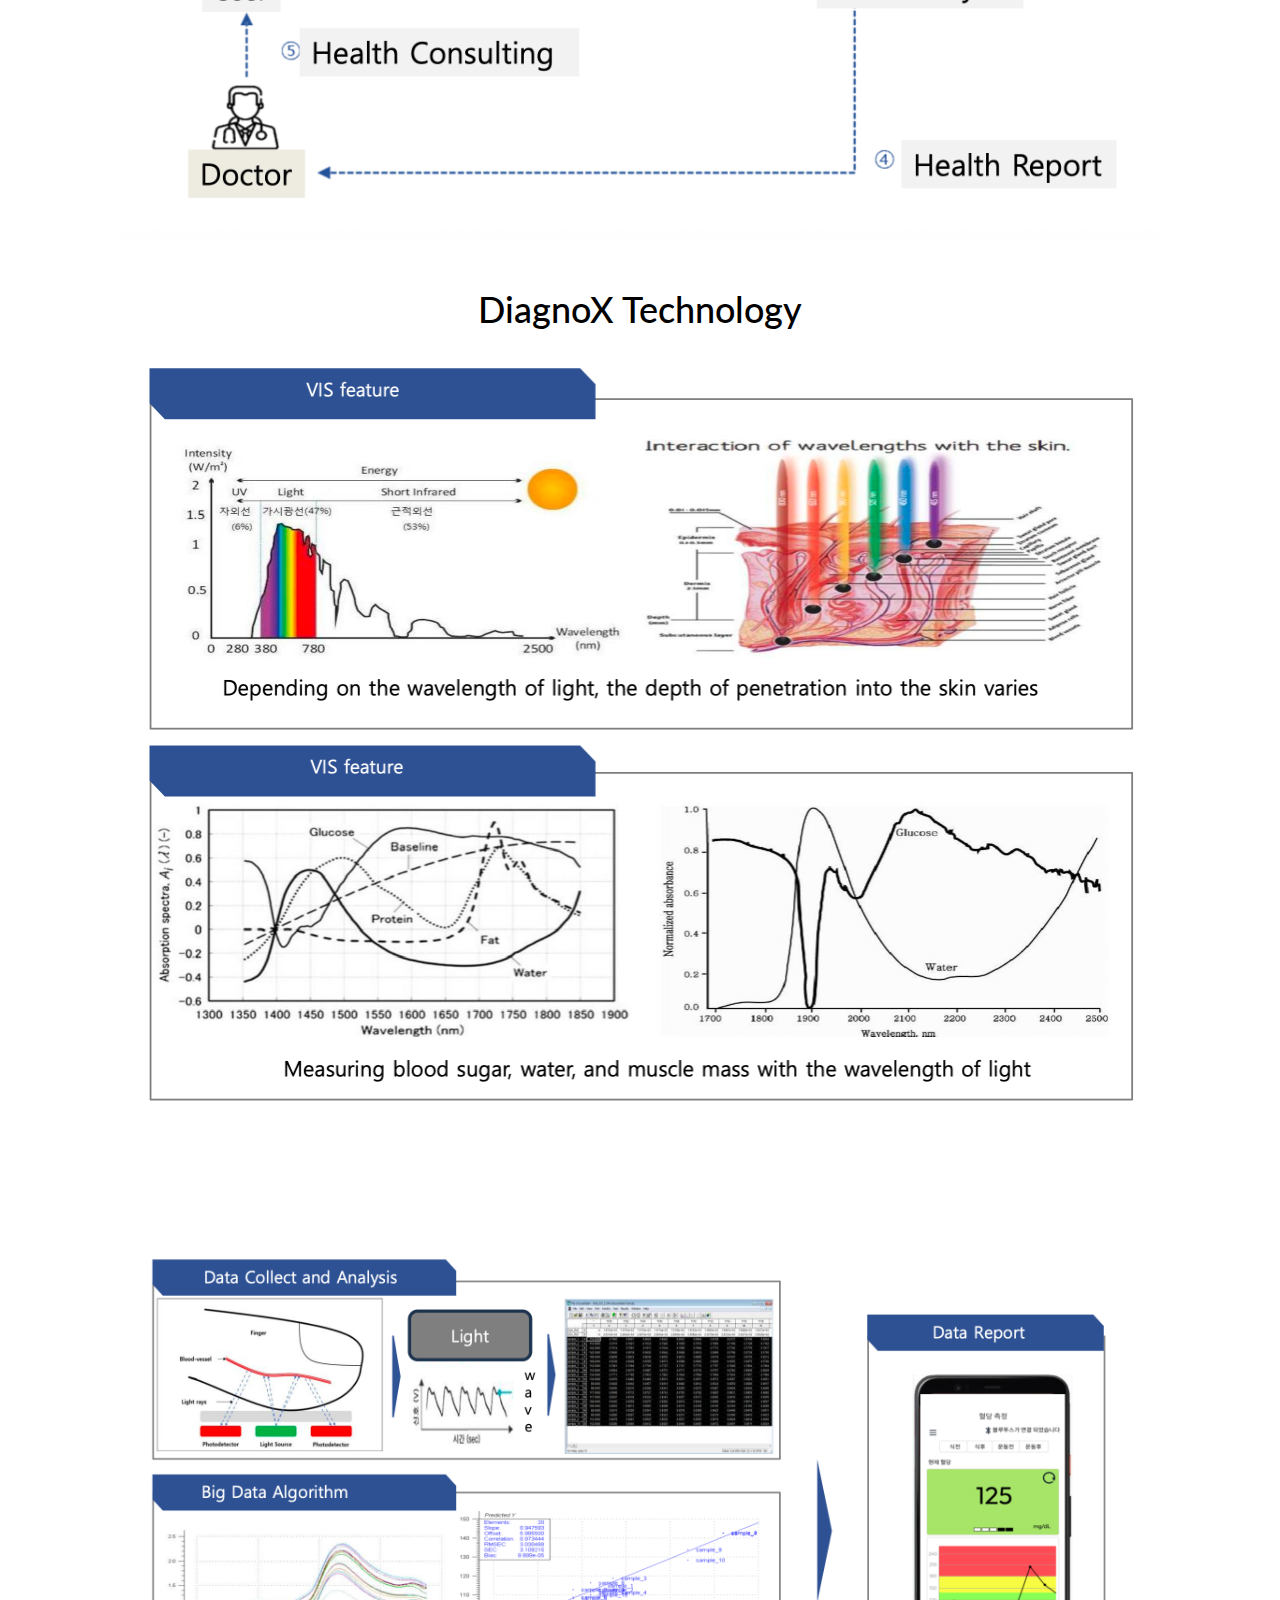
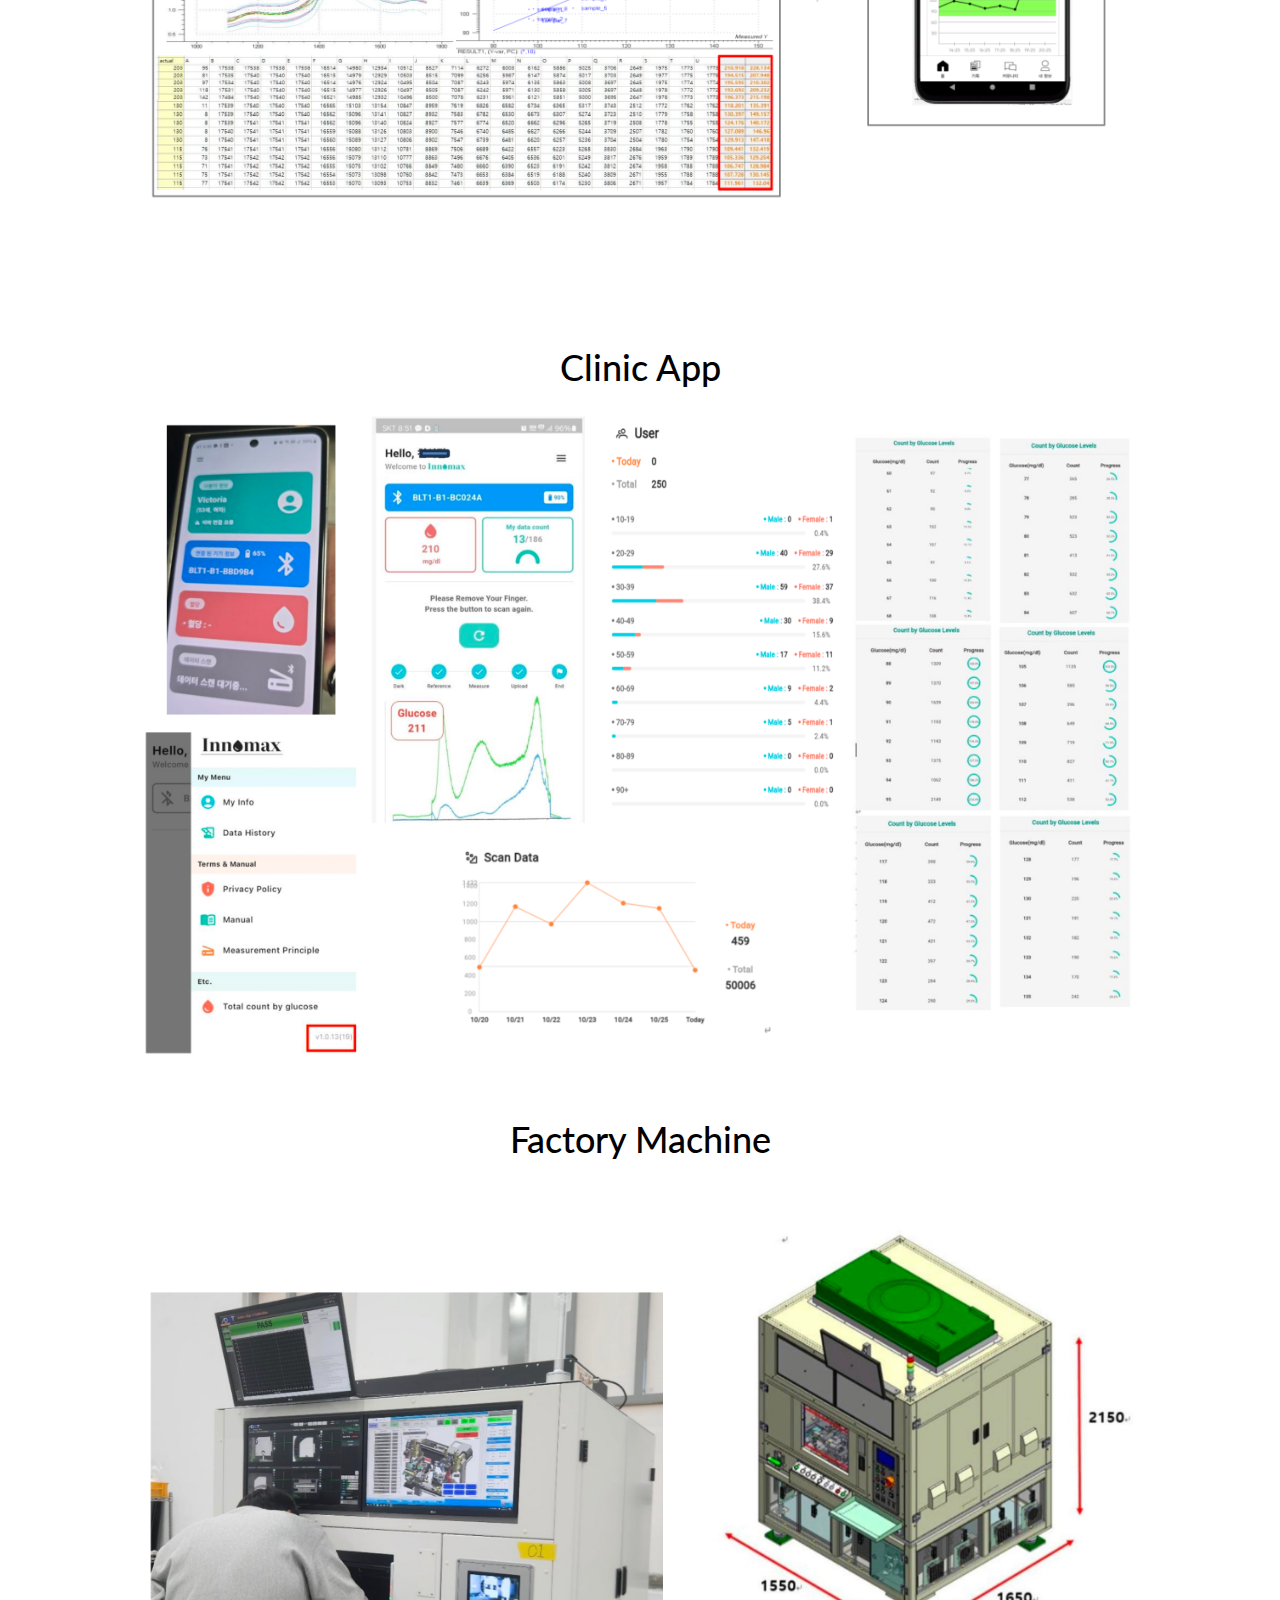
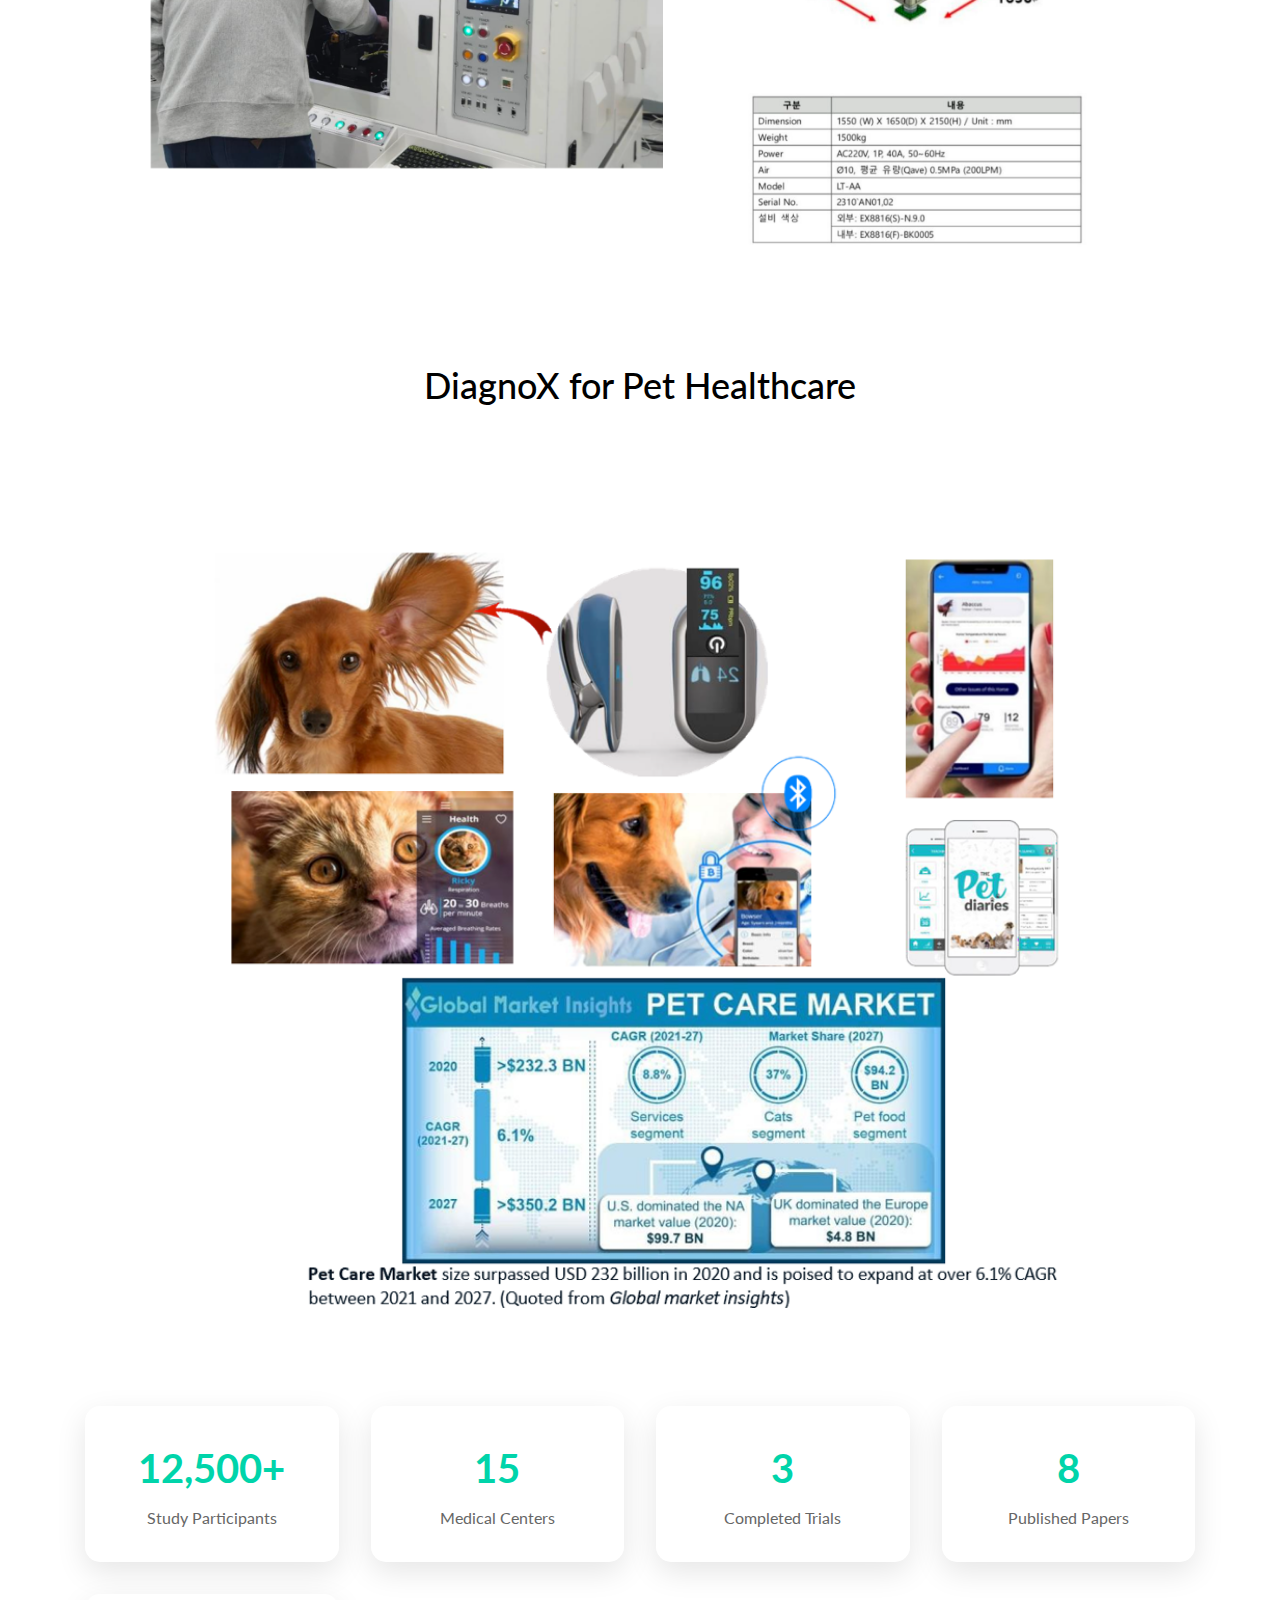
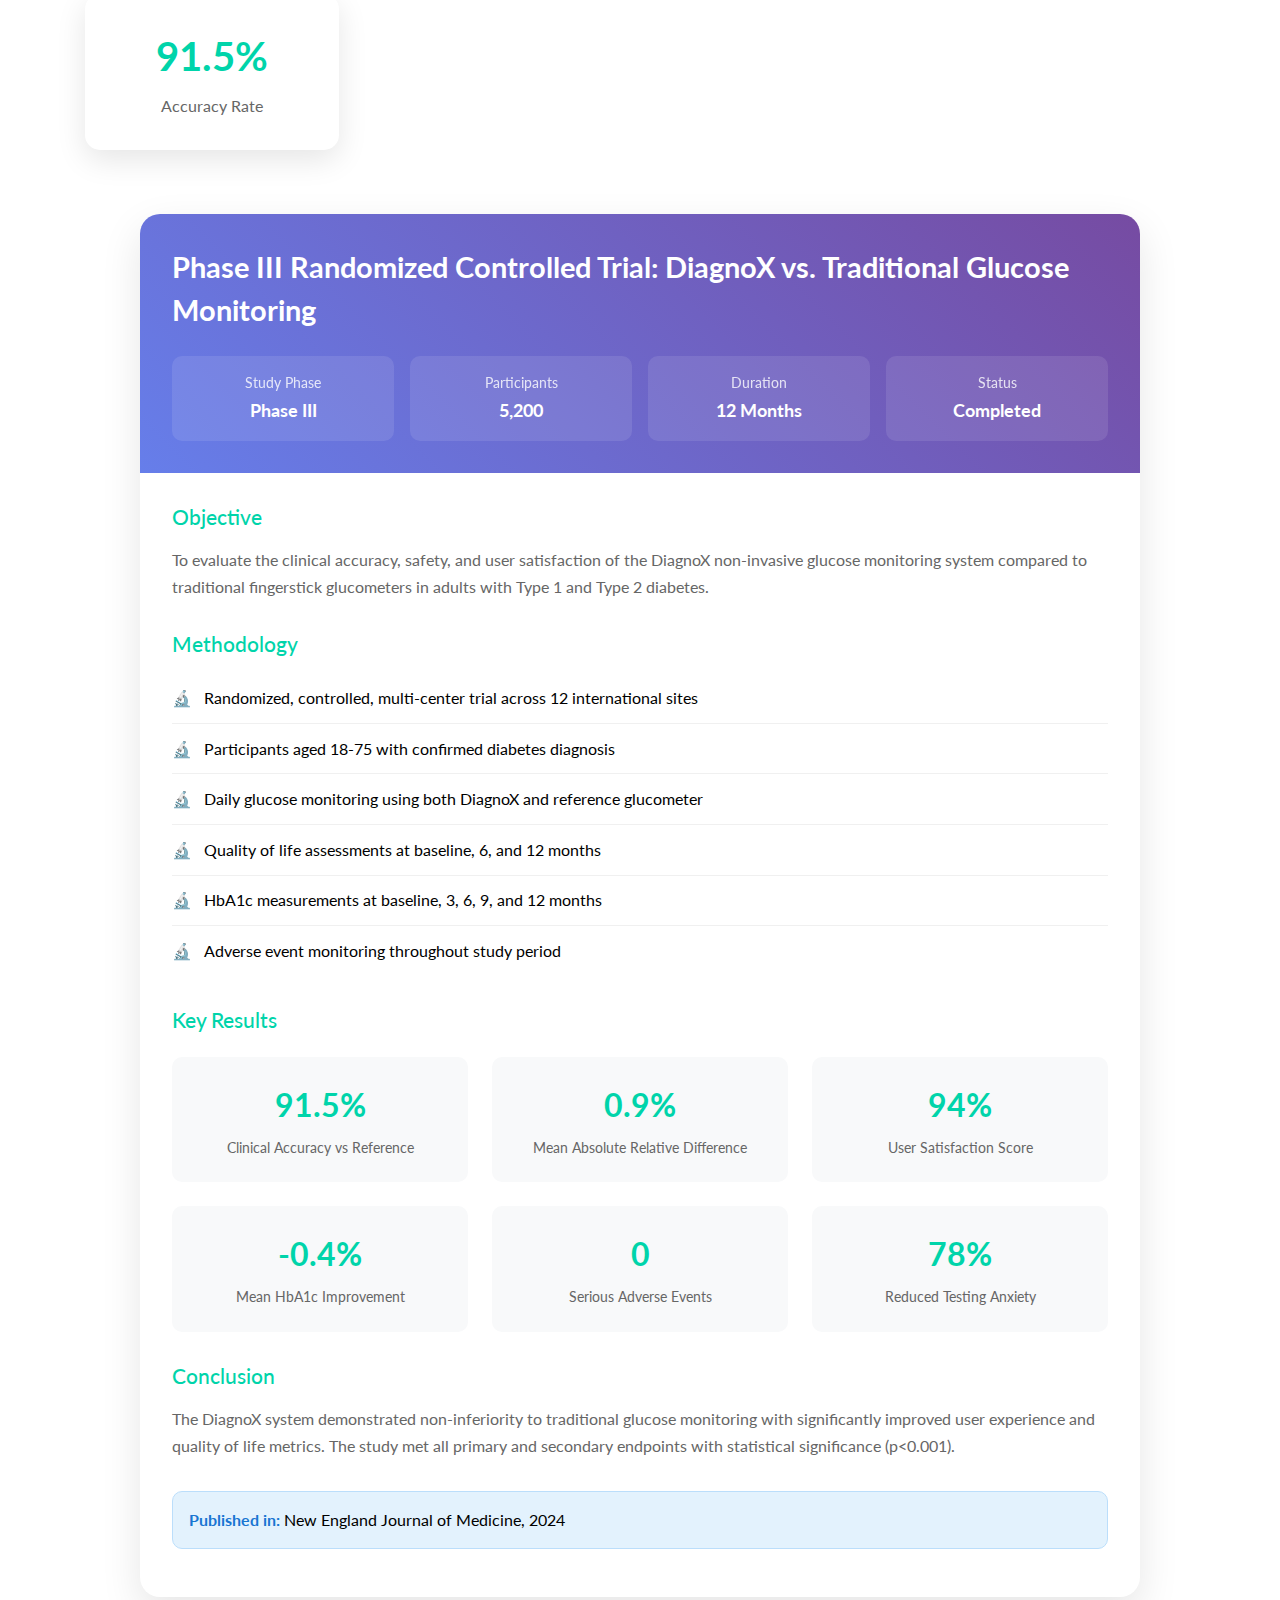
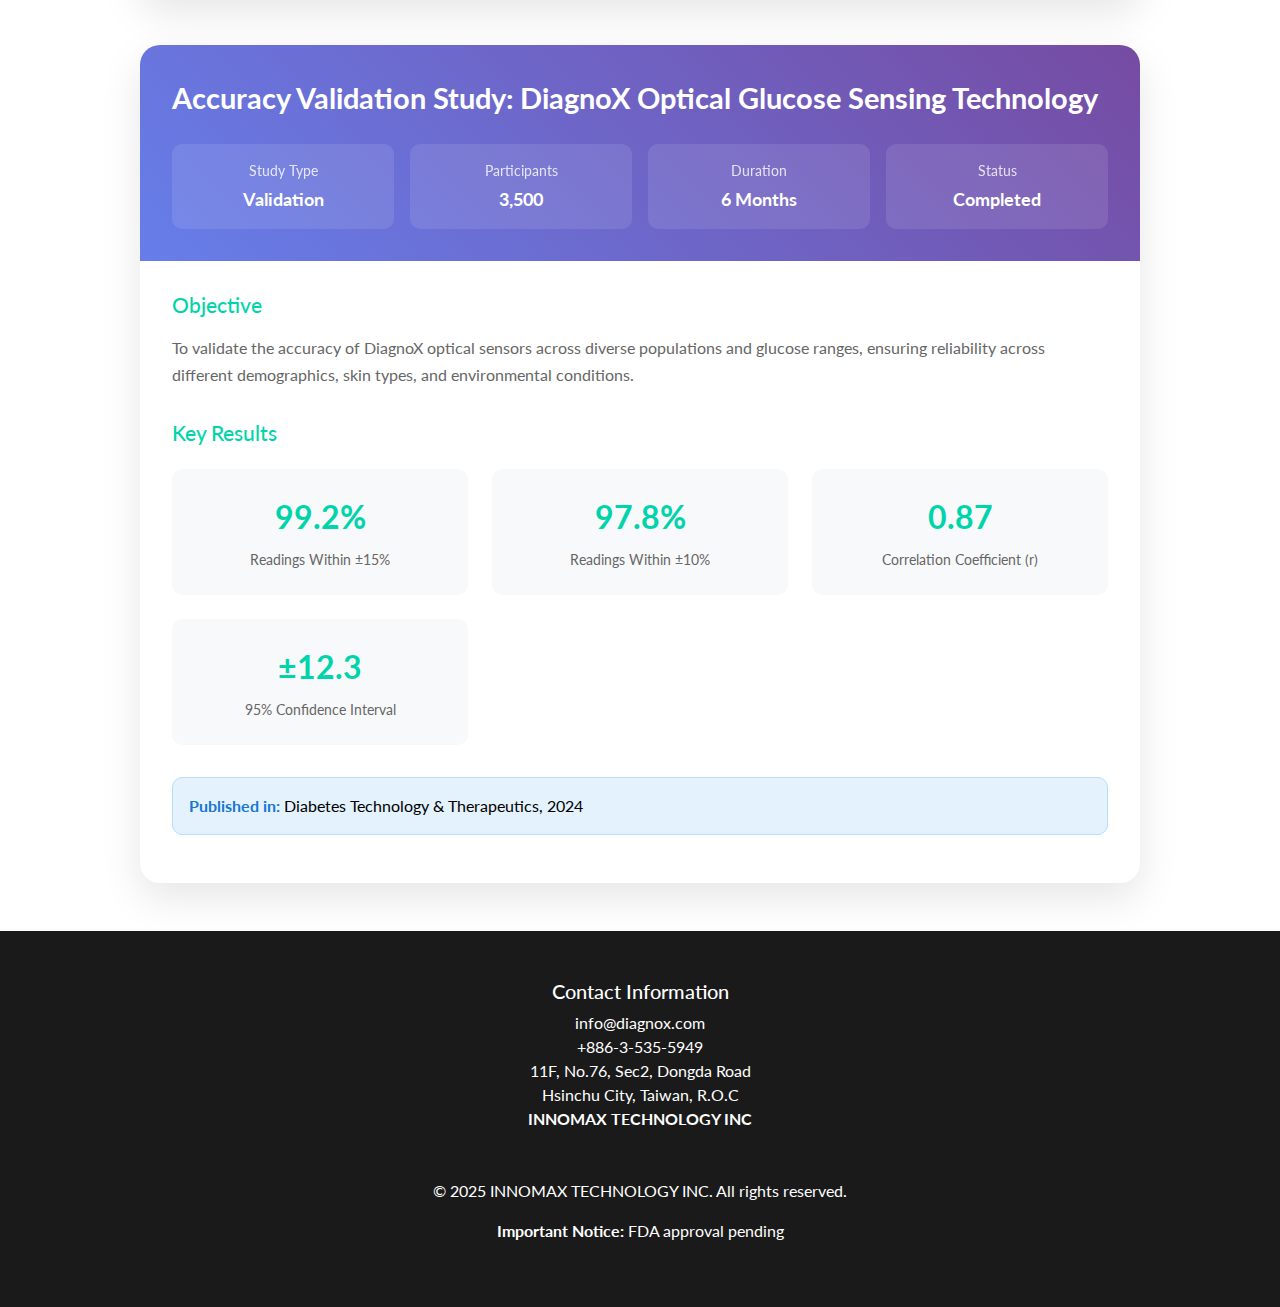
<file: innovation/index.html>
<!DOCTYPE html>
<html lang="en-GB" data-website-id="5" data-main-object="website.page(34,)" data-add2cart-redirect="0" data-country="KR" data-logged="false">
  <head>
    <meta http-equiv="Content-Type" content="text/html; charset=UTF-8" />

    <meta http-equiv="X-UA-Compatible" content="IE=edge" />
    <meta name="viewport" content="width=device-width, initial-scale=1" />
    <meta name="description" content="Revolutionary Glucose Monitoring" />
    <meta name="keywords" content="Revolutionary Glucose Monitoring" />
    <link rel="preconnect" href="https://fonts.gstatic.com/" crossorigin="" />
    <title>Diagnox - The worldwide best revolutionary glucose monitoring device</title>
    <link type="image/x-icon" rel="shortcut icon" href="https://www..com/web/image/website/5/favicon?unique=c68a4c1" />
    <link rel="stylesheet" href="https://cdn.jsdelivr.net/npm/bootstrap-icons@1.13.1/font/bootstrap-icons.min.css" />
    <link rel="stylesheet" href="https://cdn.jsdelivr.net/npm/bootstrap@4.0.0/dist/css/bootstrap.min.css" integrity="sha384-Gn5384xqQ1aoWXA+058RXPxPg6fy4IWvTNh0E263XmFcJlSAwiGgFAW/dAiS6JXm" crossorigin="anonymous" />
    <link type="text/css" rel="stylesheet" href="../assets/web.assets_frontend.min.css" />
    <link rel="stylesheet" href="../style.css" />

    <style id="conditional_visibility"></style>
  </head>
  <body>
    <div id="wrapwrap">
      <a class="o_skip_to_content btn btn-primary rounded-0 visually-hidden-focusable position-absolute start-0" href="https://www..com/en_GB/research-development#wrap">Skip to Content</a>
      <header id="top" data-anchor="true" data-name="Header" data-extra-items-toggle-aria-label="Extra items button" class="o_header_fixed o_top_fixed_element">
        <nav data-name="Navbar" aria-label="Main" class="navbar navbar-expand-lg navbar-light o_colored_level o_cc o_header_force_no_radius d-none d-lg-block p-0 shadow-sm">
          <div id="o_main_nav" class="o_main_nav">
            <div aria-label="Top" class="container d-flex align-items-center justify-content-between py-3">
              <a data-name="Navbar Logo" href="../" class="navbar-brand logo me-4">
                <span role="img" aria-label="Logo of " title=""><img src="../assets/DiagnoX.png" class="logo" width="95" height="40" alt="" loading="lazy" /></span>
              </a>

              <ul role="menu" id="top_menu" class="nav navbar-nav top_menu pe-2">
                <li role="presentation" class="nav-item">
                  <a role="menuitem" href="../product/" class="nav-link">
                    <h4>
                    <span>Product</span>
                    </h4>
                  </a>
                </li>
                <li role="presentation" class="nav-item">
                  <a role="menuitem" href="../innovation/" class="nav-link active">
                    <h4>
                    <span>Innovation</span>
                    </h4>
                  </a>
                </li>

                <li role="presentation" class="nav-item">
                  <a role="menuitem" href="../about/" class="nav-link">
                    <h4>
                      <span>About Us</span>
                    </h4>
                  </a>
                </li>
              </ul>
              <ul class="o_header_sales_one_right_col navbar-nav align-items-center gap-1 flex-grow-1 justify-content-end">
                <div class="oe_structure oe_structure_solo">
                  <section class="oe_unremovable oe_unmovable s_text_block o_colored_level pb0" data-snippet="s_text_block" data-name="Text">
                    <div class="container">
                      <a href="../product/" class="oe_unremovable btn_cta w-100 btn btn-custom text-o-color-4 bg-o-color-2 rounded-circle btn-sm" style="border-width: 0px; border-style: solid">BUY</a>
                    </div>
                  </section>
                </div>
              </ul>
            </div>
          </div>
        </nav>
        <nav data-name="Navbar" aria-label="Mobile" class="navbar navbar-light o_colored_level o_cc o_header_mobile d-block d-lg-none shadow-sm o_header_force_no_radius">
          <div class="o_main_nav container flex-wrap justify-content-between">
            <a data-name="Navbar Logo" href="../" class="navbar-brand logo">
              <span role="img" aria-label="Logo of " title=""><img src="../assets/DiagnoX.png" class="img img-fluid" width="95" height="40" alt="" loading="lazy" /></span>
            </a>

            <ul class="o_header_mobile_buttons_wrap navbar-nav flex-row align-items-center gap-2 mb-0">
              <li class="o_not_editable">
                <button class="nav-link btn me-auto p-2" type="button" data-bs-toggle="offcanvas" data-bs-target="#top_menu_collapse_mobile" aria-controls="top_menu_collapse_mobile" aria-expanded="false" aria-label="Toggle navigation">
                  <span class="navbar-toggler-icon"></span>
                </button>
              </li>
            </ul>
            <div id="top_menu_collapse_mobile" class="offcanvas offcanvas-end o_navbar_mobile">
              <div class="offcanvas-header justify-content-end o_not_editable">
                <button type="button" class="nav-link btn-close" data-bs-dismiss="offcanvas" aria-label="Close"></button>
              </div>
              <div class="offcanvas-body d-flex flex-column justify-content-between h-100 w-100">
                <ul class="navbar-nav">
                  <ul role="menu" class="nav navbar-nav top_menu  top_menu pe-2">
                    <li role="presentation" class="nav-item">
                      <a role="menuitem" href="../product/" class="nav-link">
                        <h4>
                        <span>Product</span>
                        </h4> 
                      </a>
                    </li>
                    <li role="presentation" class="nav-item">
                      <a role="menuitem" href="../innovation/" class="nav-link active">
                        <h4>
                        <span>Innovation</span>
                        </h4>
                      </a>
                    </li>

                    <li role="presentation" class="nav-item">
                      <a role="menuitem" href="../about/" class="nav-link">
                        <h4>
                          <span>About Us</span>
                        </h4>
                      </a>
                    </li>
                  </ul>
                </ul>
                <ul class="navbar-nav gap-2 mt-3 w-100">
                  <div class="oe_structure oe_structure_solo">
                    <section class="oe_unremovable oe_unmovable s_text_block o_colored_level pb0" data-snippet="s_text_block" data-name="Text">
                      <div class="container">
                        <a href="../product/" class="oe_unremovable btn_cta w-100 btn btn-custom text-o-color-4 bg-o-color-2 rounded-circle btn-sm w-100" style="border-width: 0px; border-style: solid">BUY</a>
                      </div>
                    </section>
                  </div>
                </ul>
              </div>
            </div>
          </div>
        </nav>
      </header>
      <main>
        <div id="wrap" class="oe_structure oe_empty">
          <section
            class="s_cover o_cc o_cc5 pt232 pb232 o_colored_level s_parallax_no_overflow_hidden parallax s_parallax_is_fixed d-lg-none o_snippet_desktop_invisible"
            data-scroll-background-ratio="1"
            data-snippet="s_cover"
            data-name="Portada"
            data-invisible="1"
          >
            <span
              class="s_parallax_bg oe_img_bg o_bg_img_center"
              style="background-position: 9.6139% 0%; background-image: url('../assets/gallery2.png')"
              data-mimetype="image/webp"
              data-mimetype-before-conversion="image/png"
              data-resize-width="1920"
            ></span>

            <div class="s_allow_columns o_container_small">
              <p style="text-align: left">RESEARCH + DEVELOPMENT + INNOVATION</p>
              <h1 style="text-align: left;">
                <p style="font-size: 62px; font-weight: negrita">
                  <br />Clinical Studies<br />
                </p>
              </h1>
              <p style="text-align: left"><br /></p>
              <p class="lead" style="text-align: left">
                <h3 style="text-align: left"> 
                  DiagnoX technology is backed by rigorous scientific research and clinical validation. Explore our peer-reviewed studies that demonstrate the safety, accuracy, and efficacy of our non-invasive glucose monitoring system.
                </h3>
              </p>
            </div>
          </section>
          <section
            class="s_cover o_cc o_cc5 pt232 pb232 o_colored_level s_parallax_no_overflow_hidden parallax s_parallax_is_fixed d-lg-block d-none o_snippet_mobile_invisible"
            data-scroll-background-ratio="1"
            data-snippet="s_cover"
            data-name="Portada"
            data-invisible="1"
          >
            <span
              class="s_parallax_bg oe_img_bg o_bg_img_center"
              style="background-position: 9.6139% 0%; background-image: url('../assets/gallery2.png')"
              data-mimetype="image/webp"
              data-original-id="26917"
              data-original-src="/web/image/26917-5f0b4f26/header%20i%2Bd%2Bi.jpg"
              data-mimetype-before-conversion="image/jpeg"
              data-resize-width="1920"
            ></span>

            <div class="s_allow_columns o_container_small">
              <p style="text-align: left">RESEARCH + DEVELOPMENT + INNOVATION</p>
               <h1 style="text-align: left;">
                <p style="font-size: 62px; font-weight: negrita">
                  <br />Clinical Studies<br />
                </p>
              </h1>
              <p style="text-align: left"><br /></p>
              <p class="lead" style="text-align: left">
                <h3 style="text-align: left"> 
                  DiagnoX technology is backed by rigorous scientific research and clinical validation. Explore our peer-reviewed studies that demonstrate the safety, accuracy, and efficacy of our non-invasive glucose monitoring system.
                </h3>
              </p>
              <!-- <h1 class="display-3" style="text-align: left">Clinical Studies</h1> -->
              <!-- <p class="lead" style="text-align: left"> -->
                
              <!-- </p> -->
            </div>
          </section>
        
        </div>

          <div style="height: 50px;"></div> <!-- пустое пространство высотой 50px -->

          <div class="partner-block" style="text-align: center; margin: 20px;">


  <!-- Заголовок -->
  <h3 style="margin-bottom: 12px; font-size: 36px; color: #000;">
    Product Working Flow
  </h3>


  <!-- Картинка -->
  <img 
    src="../assets/product-working-flow.png" 
    alt="Partner Logo" 
        style="width: 100%; height: auto; object-fit: contain; padding: 0 100px;"
  >

    <div style="height: 50px;"></div> <!-- пустое пространство высотой 50px -->

    <!-- Заголовок -->
  <h3 style="margin-bottom: 12px; font-size: 36px; color: #000;">
    DiagnoX Technology
  </h3>

  <!-- Картинка -->
  <img 
    src="../assets/diagnox-tech1.png" 
    alt="Partner Logo" 
        style="width: 100%; height: auto; object-fit: contain; padding: 0 100px;"
  >

  <div style="height: 50px;"></div> <!-- пустое пространство высотой 50px -->

  <!-- Картинка -->
  <img 
    src="../assets/diagnox-tech3.png"
    alt="Partner Logo" 
            style="width: 100%; height: auto; object-fit: contain; padding: 50px 100px;"
  >

    <div style="height: 50px;"></div> <!-- пустое пространство высотой 50px -->

  <!-- Заголовок -->
  <h3 style="margin-bottom: 12px; font-size: 36px; color: #000;">
    Clinic App
  </h3>

<!-- Картинка -->
  <img 
    src="../assets/clinic-app.png"
    alt="Partner Logo" 
    style="width: 100%; height: auto; object-fit: contain; padding: 0 100px;"
  >

<div style="height: 50px;"></div> <!-- пустое пространство высотой 50px -->

 <!-- Заголовок -->
  <h3 style="margin-bottom: 12px; font-size: 36px; color: #000;">
    Factory Machine
  </h3>

<!-- Картинка -->
  <img 
    src="../assets/factory-machine.png"
    alt="Partner Logo" 
        style="width: 100%; height: auto; object-fit: contain; padding: 0 100px;"
  >

 <!-- Заголовок -->
  <h3 style="margin-bottom: 12px; font-size: 36px; color: #000; padding: 100px 0px;">
    DiagnoX for Pet Healthcare
  </h3>

<!-- Картинка -->
  <img 
    src="../assets/diagnox-app-dogs.png"
    alt="Partner Logo" 
        style="width: 100%; height: auto; object-fit: contain; padding: 0 100px;"
  >

</div>
     <div style="height: 50px;"></div> <!-- пустое пространство высотой 50px -->
            
        <div class="container">
         <div class="overview-stats">
                <div class="stat-card">
                    <div class="stat-number">12,500+</div>
                    <div class="stat-label">Study Participants</div>
                </div>
                <div class="stat-card">
                    <div class="stat-number">15</div>
                    <div class="stat-label">Medical Centers</div>
                </div>
                <div class="stat-card">
                    <div class="stat-number">3</div>
                    <div class="stat-label">Completed Trials</div>
                </div>
                <div class="stat-card">
                    <div class="stat-number">8</div>
                    <div class="stat-label">Published Papers</div>
                </div>
                <div class="stat-card">
                    <div class="stat-number">91.5%</div>
                    <div class="stat-label">Accuracy Rate</div>
                </div>
            </div>
          </div>
        </div>
        
  <div class="studies-container">
                <!-- Phase III Clinical Trial -->
                <div class="study-item">
                    <div class="study-header">
                        <div class="study-title">Phase III Randomized Controlled Trial: DiagnoX vs. Traditional Glucose Monitoring</div>
                        <div class="study-meta">
                            <div class="meta-item">
                                <div class="meta-label">Study Phase</div>
                                <div class="meta-value">Phase III</div>
                            </div>
                            <div class="meta-item">
                                <div class="meta-label">Participants</div>
                                <div class="meta-value">5,200</div>
                            </div>
                            <div class="meta-item">
                                <div class="meta-label">Duration</div>
                                <div class="meta-value">12 Months</div>
                            </div>
                            <div class="meta-item">
                                <div class="meta-label">Status</div>
                                <div class="meta-value">Completed</div>
                            </div>
                        </div>
                    </div>
                    <div class="study-content">
                        <div class="study-section">
                            <h3>Objective</h3>
                            <p>To evaluate the clinical accuracy, safety, and user satisfaction of the DiagnoX non-invasive glucose monitoring system compared to traditional fingerstick glucometers in adults with Type 1 and Type 2 diabetes.</p>
                        </div>

                        <div class="study-section">
                            <h3>Methodology</h3>
                            <ul class="methodology-list">
                                <li>Randomized, controlled, multi-center trial across 12 international sites</li>
                                <li>Participants aged 18-75 with confirmed diabetes diagnosis</li>
                                <li>Daily glucose monitoring using both DiagnoX and reference glucometer</li>
                                <li>Quality of life assessments at baseline, 6, and 12 months</li>
                                <li>HbA1c measurements at baseline, 3, 6, 9, and 12 months</li>
                                <li>Adverse event monitoring throughout study period</li>
                            </ul>
                        </div>

                        <div class="study-section">
                            <h3>Key Results</h3>
                            <div class="results-grid">
                                <div class="result-item">
                                    <div class="result-value">91.5%</div>
                                    <div class="result-label">Clinical Accuracy vs Reference</div>
                                </div>
                                <div class="result-item">
                                    <div class="result-value">0.9%</div>
                                    <div class="result-label">Mean Absolute Relative Difference</div>
                                </div>
                                <div class="result-item">
                                    <div class="result-value">94%</div>
                                    <div class="result-label">User Satisfaction Score</div>
                                </div>
                                <div class="result-item">
                                    <div class="result-value">-0.4%</div>
                                    <div class="result-label">Mean HbA1c Improvement</div>
                                </div>
                                <div class="result-item">
                                    <div class="result-value">0</div>
                                    <div class="result-label">Serious Adverse Events</div>
                                </div>
                                <div class="result-item">
                                    <div class="result-value">78%</div>
                                    <div class="result-label">Reduced Testing Anxiety</div>
                                </div>
                            </div>
                        </div>

                        <div class="study-section">
                            <h3>Conclusion</h3>
                            <p>The DiagnoX system demonstrated non-inferiority to traditional glucose monitoring with significantly improved user experience and quality of life metrics. The study met all primary and secondary endpoints with statistical significance (p<0.001).</p>
                        </div>

                        <div class="publication-info">
                            <strong>Published in:</strong> New England Journal of Medicine, 2024<br>
                            <!-- <strong>DOI:</strong> 10.1056/NEJMoa2024001<br>
                            <strong>Impact Factor:</strong> 176.1 -->
                        </div>

                        
                    </div>
                </div>

                  <!-- Accuracy Validation Study -->
                <div class="study-item">
                    <div class="study-header">
                        <div class="study-title">Accuracy Validation Study: DiagnoX Optical Glucose Sensing Technology</div>
                        <div class="study-meta">
                            <div class="meta-item">
                                <div class="meta-label">Study Type</div>
                                <div class="meta-value">Validation</div>
                            </div>
                            <div class="meta-item">
                                <div class="meta-label">Participants</div>
                                <div class="meta-value">3,500</div>
                            </div>
                            <div class="meta-item">
                                <div class="meta-label">Duration</div>
                                <div class="meta-value">6 Months</div>
                            </div>
                            <div class="meta-item">
                                <div class="meta-label">Status</div>
                                <div class="meta-value">Completed</div>
                            </div>
                        </div>
                    </div>
                    <div class="study-content">
                        <div class="study-section">
                            <h3>Objective</h3>
                            <p>To validate the accuracy of DiagnoX optical sensors across diverse populations and glucose ranges, ensuring reliability across different demographics, skin types, and environmental conditions.</p>
                        </div>

                        <div class="study-section">
                            <h3>Key Results</h3>
                            <div class="results-grid">
                                <div class="result-item">
                                    <div class="result-value">99.2%</div>
                                    <div class="result-label">Readings Within ±15%</div>
                                </div>
                                <div class="result-item">
                                    <div class="result-value">97.8%</div>
                                    <div class="result-label">Readings Within ±10%</div>
                                </div>
                                <div class="result-item">
                                    <div class="result-value">0.87</div>
                                    <div class="result-label">Correlation Coefficient (r)</div>
                                </div>
                                <div class="result-item">
                                    <div class="result-value">±12.3</div>
                                    <div class="result-label">95% Confidence Interval</div>
                                </div>
                            </div>
                        </div>

                        <div class="publication-info">
                            <strong>Published in:</strong> Diabetes Technology & Therapeutics, 2024<br>
                            <!-- <strong>DOI:</strong> 10.1089/dia.2024.0156<br>
                            <strong>Impact Factor:</strong> 4.8 -->
                        </div>

                    </div>
                </div>

  </div>
      </main>
       <footer class="footer" role="contentinfo" aria-label="Site footer">
        <div class="footer-container">
          <div class="footer-content">
            <div class="footer-section">
              <h5>Contact Information</h5>
              <ul class="contact-info">
                <li>
                  <a
                    href="mailto:info@diagnox.com"
                    aria-label="Send email to info@diagnox.com"
                  >
                    info@diagnox.com
                  </a>
                </li>
                <li>
                  <a href="tel:+88635355949" aria-label="Call +886-3-535-5949">
                    +886-3-535-5949
                  </a>
                </li>
                <li>11F, No.76, Sec2, Dongda Road</li>
                <li>Hsinchu City, Taiwan, R.O.C</li>
                <li><strong>INNOMAX TECHNOLOGY INC</strong></li>
              </ul>
            </div>
          </div>

          <div class="footer-bottom">
            <p>&copy; 2025 INNOMAX TECHNOLOGY INC. All rights reserved.</p>

            <div class="fda-notice">
              <p><strong>Important Notice:</strong> FDA approval pending</p>
            </div>
          </div>
        </div>
      </footer>
    <script src="https://cdn.jsdelivr.net/npm/bootstrap@5.0.2/dist/js/bootstrap.bundle.min.js" integrity="sha384-MrcW6ZMFYlzcLA8Nl+NtUVF0sA7MsXsP1UyJoMp4YLEuNSfAP+JcXn/tWtIaxVXM" crossorigin="anonymous"></script>
 
  </body>
</html>
</file>
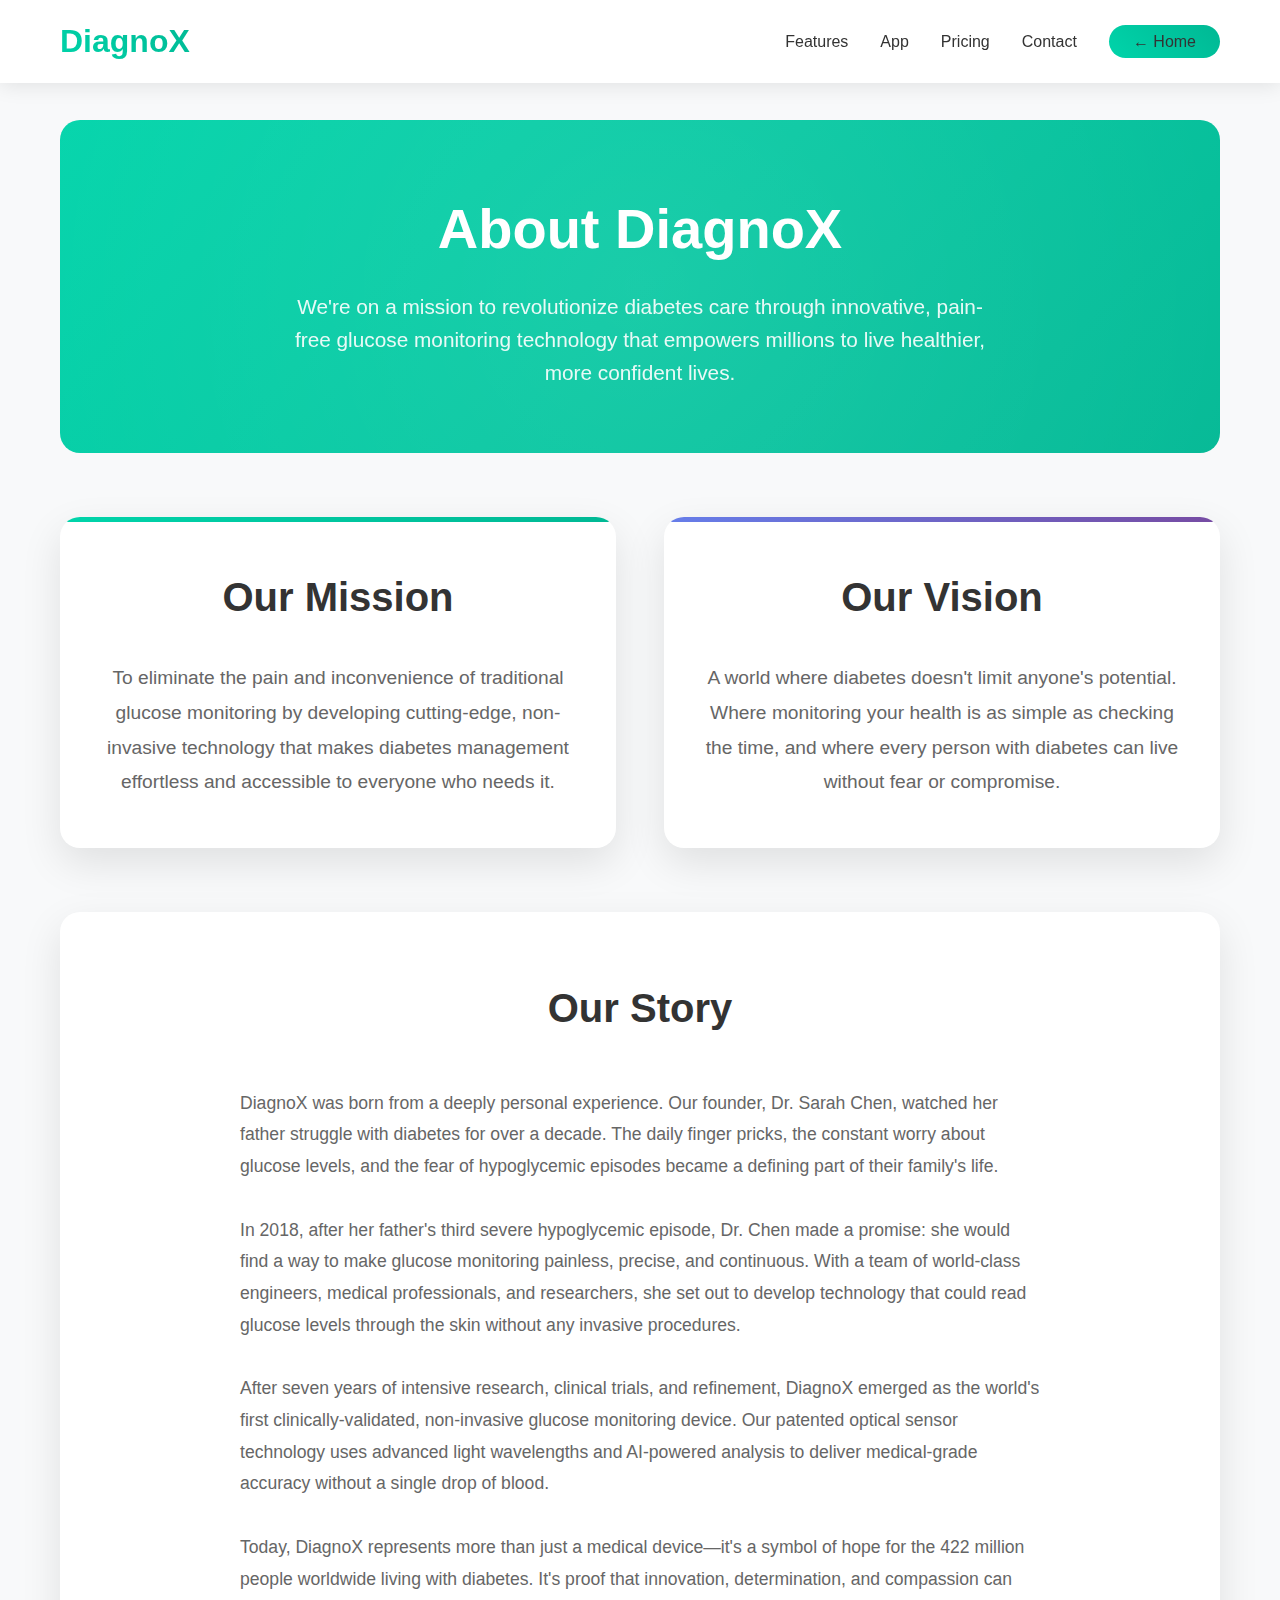
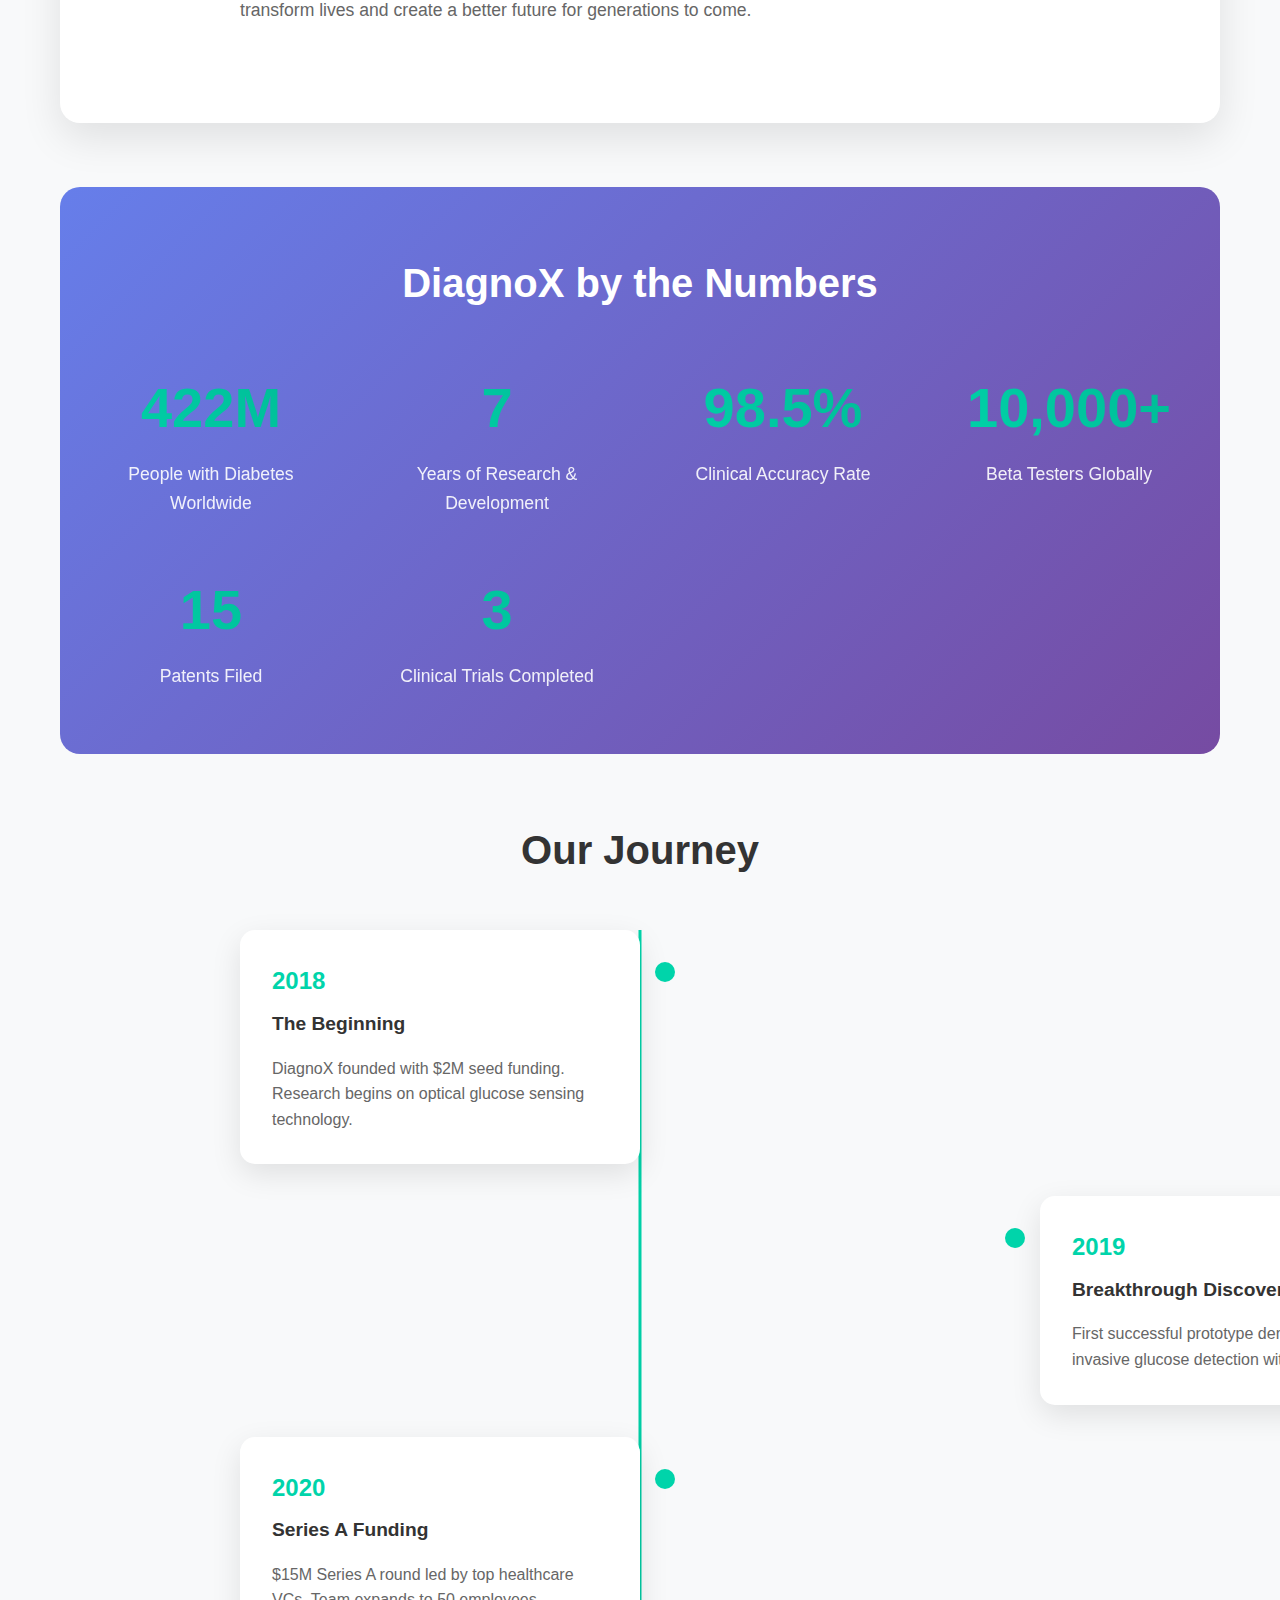
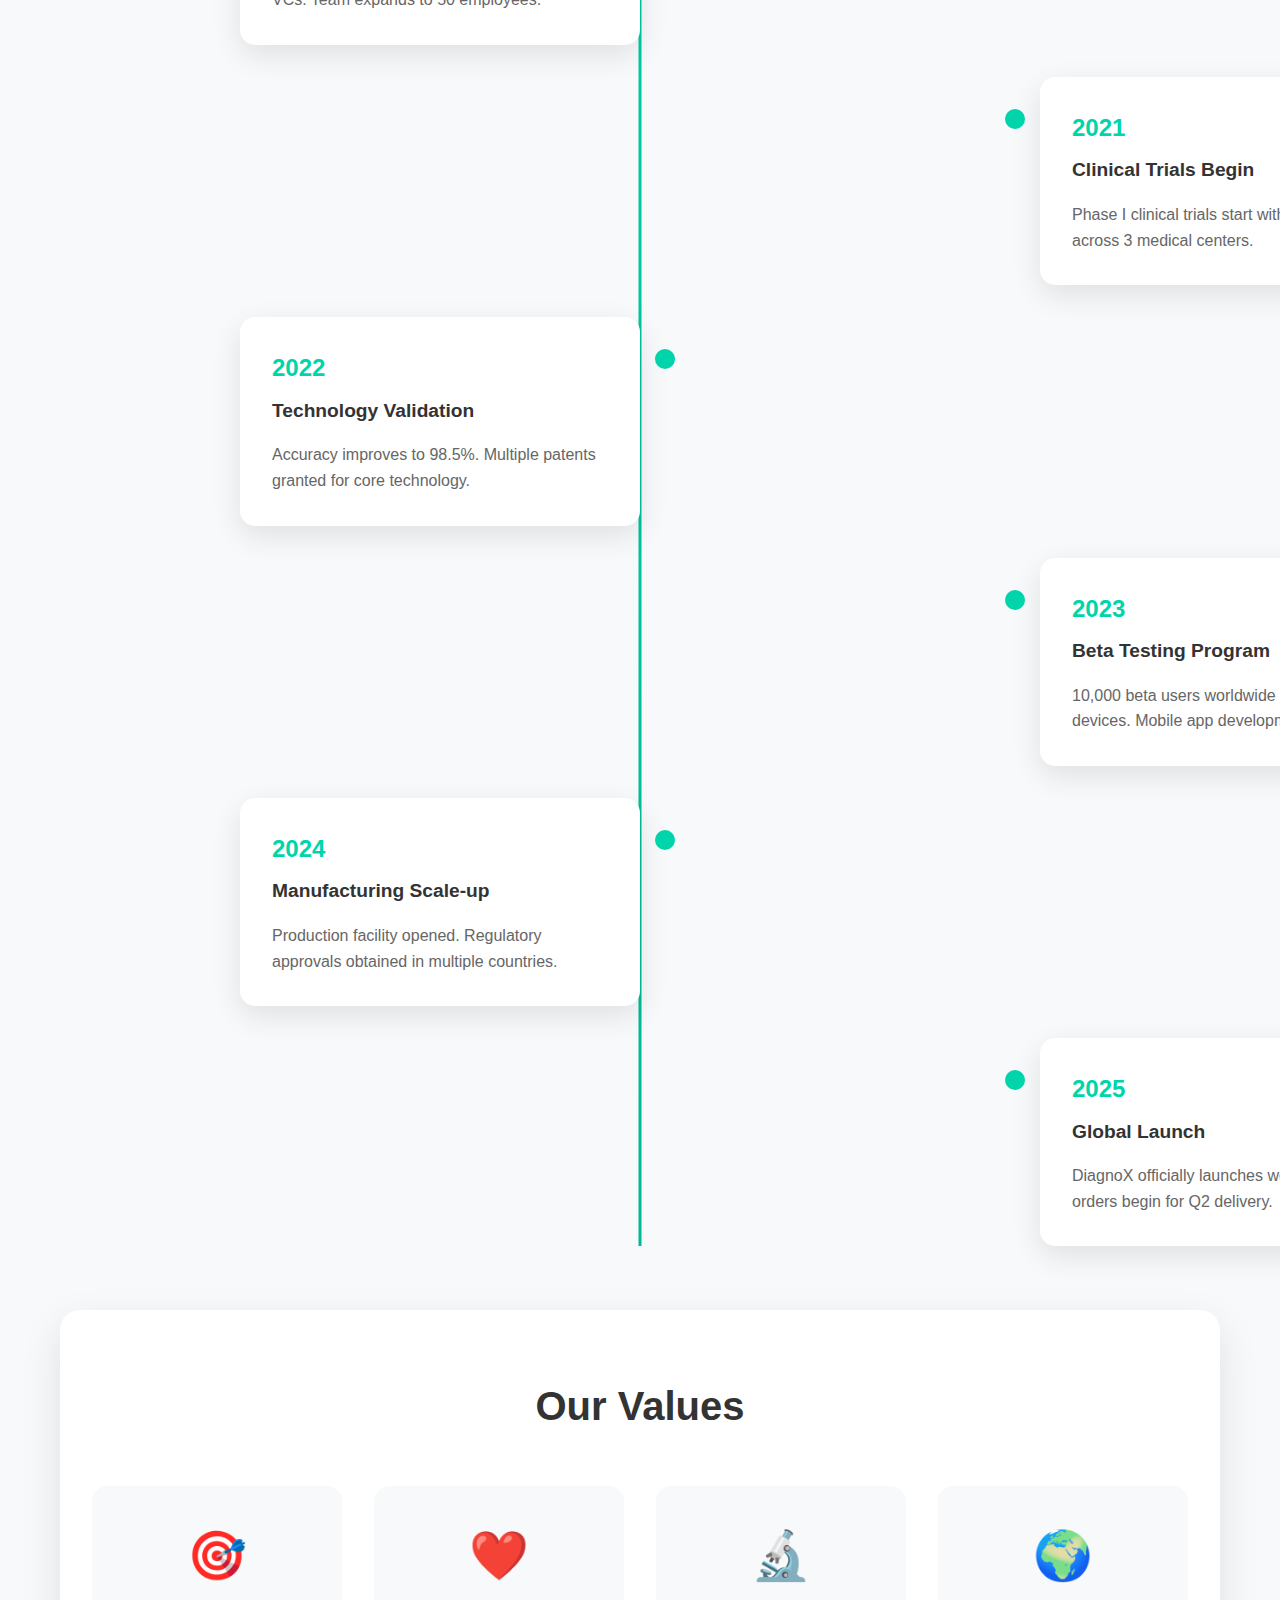
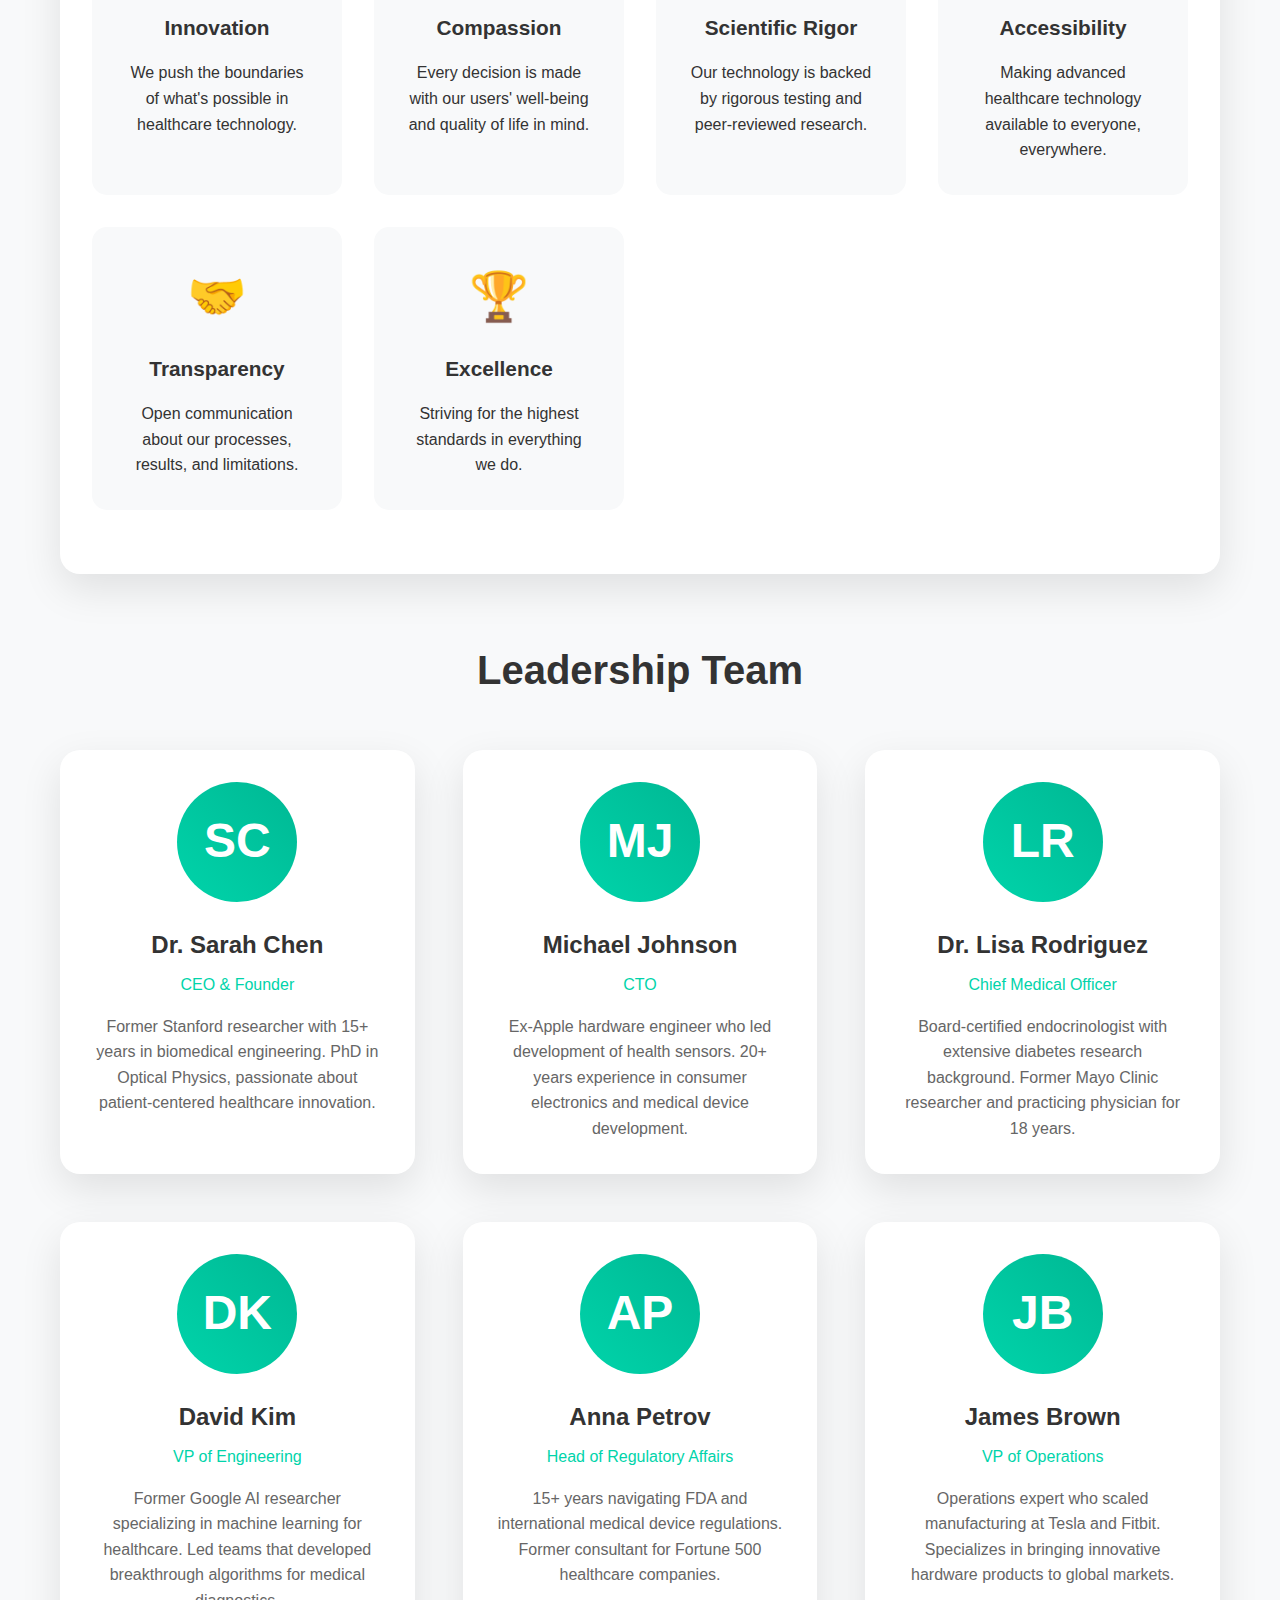
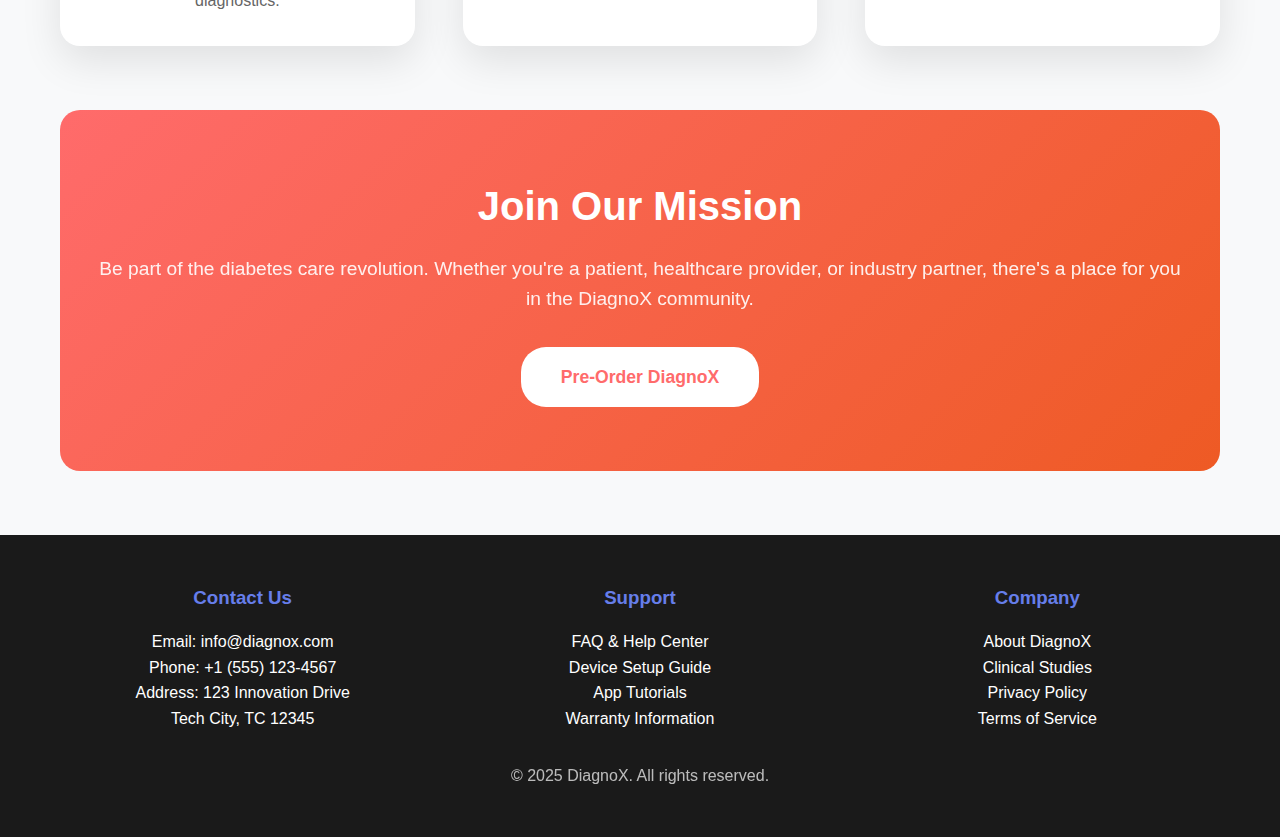
<file: about.html>
<!DOCTYPE html>
<html lang="en">
<head>
    <meta charset="UTF-8">
    <meta name="viewport" content="width=device-width, initial-scale=1.0">
    <title>About DiagnoX - Our Mission</title>
    <style>
        * {
            margin: 0;
            padding: 0;
            box-sizing: border-box;
        }

        body {
            font-family: 'Segoe UI', Tahoma, Geneva, Verdana, sans-serif;
            line-height: 1.6;
            color: #333;
            background: #f8f9fa;
        }

        .container {
            max-width: 1200px;
            margin: 0 auto;
            padding: 0 20px;
        }

        header {
            position: fixed;
            top: 0;
            width: 100%;
            background: rgba(255, 255, 255, 0.95);
            backdrop-filter: blur(10px);
            z-index: 1000;
            padding: 1rem 0;
            box-shadow: 0 2px 20px rgba(0,0,0,0.1);
        }

        nav {
            display: flex;
            justify-content: space-between;
            align-items: center;
        }

        .logo {
            font-size: 2rem;
            font-weight: bold;
            background: linear-gradient(45deg, #00d4aa, #00b894);
            -webkit-background-clip: text;
            -webkit-text-fill-color: transparent;
            background-clip: text;
            text-decoration: none;
        }

        .nav-links {
            display: flex;
            list-style: none;
            gap: 2rem;
        }

        .nav-links a {
            text-decoration: none;
            color: #333;
            font-weight: 500;
            transition: color 0.3s ease;
        }

        .nav-links a:hover {
            color: #00d4aa;
        }

        .back-home {
            background: linear-gradient(45deg, #00d4aa, #00b894);
            color: white;
            padding: 0.5rem 1.5rem;
            border-radius: 25px;
            text-decoration: none;
            font-weight: 500;
            transition: transform 0.3s ease;
        }

        .back-home:hover {
            transform: translateY(-2px);
        }

        .main-content {
            padding-top: 120px;
            padding-bottom: 4rem;
            min-height: 100vh;
        }

        .hero-section {
            text-align: center;
            margin-bottom: 4rem;
            background: linear-gradient(135deg, #00d4aa 0%, #00b894 100%);
            color: white;
            padding: 4rem 2rem;
            border-radius: 20px;
            position: relative;
            overflow: hidden;
        }

        .hero-section::before {
            content: '';
            position: absolute;
            top: -50%;
            right: -50%;
            width: 200%;
            height: 200%;
            background: radial-gradient(circle, rgba(255,255,255,0.1) 0%, transparent 70%);
            animation: float 6s ease-in-out infinite;
        }

        .hero-content {
            position: relative;
            z-index: 2;
        }

        .hero-section h1 {
            font-size: 3.5rem;
            margin-bottom: 1rem;
            animation: fadeInUp 1s ease;
        }

        .hero-section p {
            font-size: 1.3rem;
            opacity: 0.9;
            max-width: 700px;
            margin: 0 auto;
            animation: fadeInUp 1s ease 0.2s both;
        }

        .mission-vision {
            display: grid;
            grid-template-columns: repeat(auto-fit, minmax(350px, 1fr));
            gap: 3rem;
            margin-bottom: 4rem;
        }

        .mission-card, .vision-card {
            background: white;
            padding: 3rem 2rem;
            border-radius: 20px;
            box-shadow: 0 15px 40px rgba(0,0,0,0.1);
            text-align: center;
            position: relative;
            overflow: hidden;
        }

        .mission-card::before {
            content: '';
            position: absolute;
            top: 0;
            left: 0;
            right: 0;
            height: 5px;
            background: linear-gradient(45deg, #00d4aa, #00b894);
        }

        .vision-card::before {
            content: '';
            position: absolute;
            top: 0;
            left: 0;
            right: 0;
            height: 5px;
            background: linear-gradient(45deg, #667eea, #764ba2);
        }

        .mission-card h2, .vision-card h2 {
            font-size: 2.5rem;
            margin-bottom: 2rem;
            color: #333;
        }

        .mission-card p, .vision-card p {
            font-size: 1.2rem;
            line-height: 1.8;
            color: #666;
        }

        .story-section {
            background: white;
            padding: 4rem 2rem;
            border-radius: 20px;
            box-shadow: 0 15px 40px rgba(0,0,0,0.1);
            margin-bottom: 4rem;
        }

        .story-content {
            max-width: 800px;
            margin: 0 auto;
        }

        .story-section h2 {
            text-align: center;
            font-size: 2.5rem;
            margin-bottom: 3rem;
            color: #333;
        }

        .story-section p {
            font-size: 1.1rem;
            line-height: 1.8;
            margin-bottom: 2rem;
            color: #666;
        }

        .stats-section {
            background: linear-gradient(135deg, #667eea 0%, #764ba2 100%);
            color: white;
            padding: 4rem 2rem;
            border-radius: 20px;
            text-align: center;
            margin-bottom: 4rem;
        }

        .stats-section h2 {
            font-size: 2.5rem;
            margin-bottom: 3rem;
        }

        .stats-grid {
            display: grid;
            grid-template-columns: repeat(auto-fit, minmax(200px, 1fr));
            gap: 3rem;
        }

        .stat-item {
            text-align: center;
        }

        .stat-number {
            font-size: 3.5rem;
            font-weight: bold;
            margin-bottom: 0.5rem;
            background: linear-gradient(45deg, #00d4aa, #00b894);
            -webkit-background-clip: text;
            -webkit-text-fill-color: transparent;
            background-clip: text;
        }

        .stat-label {
            font-size: 1.1rem;
            opacity: 0.9;
        }

        .team-section {
            margin-bottom: 4rem;
        }

        .team-section h2 {
            text-align: center;
            font-size: 2.5rem;
            margin-bottom: 3rem;
            color: #333;
        }

        .team-grid {
            display: grid;
            grid-template-columns: repeat(auto-fit, minmax(300px, 1fr));
            gap: 3rem;
        }

        .team-member {
            background: white;
            padding: 2rem;
            border-radius: 20px;
            box-shadow: 0 15px 40px rgba(0,0,0,0.1);
            text-align: center;
            transition: transform 0.3s ease;
        }

        .team-member:hover {
            transform: translateY(-10px);
        }

        .member-avatar {
            width: 120px;
            height: 120px;
            border-radius: 50%;
            background: linear-gradient(45deg, #00d4aa, #00b894);
            margin: 0 auto 1.5rem;
            display: flex;
            align-items: center;
            justify-content: center;
            font-size: 3rem;
            color: white;
            font-weight: bold;
        }

        .member-name {
            font-size: 1.5rem;
            font-weight: bold;
            margin-bottom: 0.5rem;
            color: #333;
        }

        .member-title {
            color: #00d4aa;
            font-weight: 500;
            margin-bottom: 1rem;
        }

        .member-bio {
            color: #666;
            line-height: 1.6;
        }

        .values-section {
            background: white;
            padding: 4rem 2rem;
            border-radius: 20px;
            box-shadow: 0 15px 40px rgba(0,0,0,0.1);
            margin-bottom: 4rem;
        }

        .values-section h2 {
            text-align: center;
            font-size: 2.5rem;
            margin-bottom: 3rem;
            color: #333;
        }

        .values-grid {
            display: grid;
            grid-template-columns: repeat(auto-fit, minmax(250px, 1fr));
            gap: 2rem;
        }

        .value-item {
            text-align: center;
            padding: 2rem;
            border-radius: 15px;
            background: #f8f9fa;
            transition: transform 0.3s ease;
        }

        .value-item:hover {
            transform: translateY(-5px);
            background: linear-gradient(45deg, #00d4aa, #00b894);
            color: white;
        }

        .value-icon {
            font-size: 3rem;
            margin-bottom: 1rem;
        }

        .value-item h3 {
            font-size: 1.3rem;
            margin-bottom: 1rem;
        }

        .timeline-section {
            margin-bottom: 4rem;
        }

        .timeline-section h2 {
            text-align: center;
            font-size: 2.5rem;
            margin-bottom: 3rem;
            color: #333;
        }

        .timeline {
            position: relative;
            max-width: 800px;
            margin: 0 auto;
        }

        .timeline::before {
            content: '';
            position: absolute;
            left: 50%;
            top: 0;
            bottom: 0;
            width: 3px;
            background: linear-gradient(to bottom, #00d4aa, #00b894);
            transform: translateX(-50%);
        }

        .timeline-item {
            position: relative;
            width: 50%;
            padding: 2rem;
            background: white;
            border-radius: 15px;
            box-shadow: 0 10px 30px rgba(0,0,0,0.1);
            margin-bottom: 2rem;
        }

        .timeline-item:nth-child(odd) {
            left: 0;
            margin-right: auto;
        }

        .timeline-item:nth-child(even) {
            left: 50%;
            margin-left: auto;
        }

        .timeline-item::before {
            content: '';
            position: absolute;
            width: 20px;
            height: 20px;
            background: #00d4aa;
            border-radius: 50%;
            top: 2rem;
        }

        .timeline-item:nth-child(odd)::before {
            right: -35px;
        }

        .timeline-item:nth-child(even)::before {
            left: -35px;
        }

        .timeline-year {
            font-size: 1.5rem;
            font-weight: bold;
            color: #00d4aa;
            margin-bottom: 0.5rem;
        }

        .timeline-title {
            font-size: 1.2rem;
            font-weight: bold;
            margin-bottom: 1rem;
            color: #333;
        }

        .timeline-description {
            color: #666;
            line-height: 1.6;
        }

        .cta-section {
            background: linear-gradient(135deg, #ff6b6b, #ee5a24);
            color: white;
            padding: 4rem 2rem;
            border-radius: 20px;
            text-align: center;
        }

        .cta-section h2 {
            font-size: 2.5rem;
            margin-bottom: 1rem;
        }

        .cta-section p {
            font-size: 1.2rem;
            margin-bottom: 2rem;
            opacity: 0.9;
        }

        .cta-button {
            display: inline-block;
            background: white;
            color: #ff6b6b;
            padding: 1rem 2.5rem;
            border-radius: 25px;
            text-decoration: none;
            font-weight: bold;
            font-size: 1.1rem;
            transition: transform 0.3s ease;
        }

        .cta-button:hover {
            transform: translateY(-3px);
        }

        .footer {
            background: #1a1a1a;
            color: white;
            padding: 3rem 0;
            text-align: center;
        }

        .footer-content {
            display: grid;
            grid-template-columns: repeat(auto-fit, minmax(250px, 1fr));
            gap: 2rem;
            margin-bottom: 2rem;
        }

        .footer-section h3 {
            margin-bottom: 1rem;
            color: #667eea;
        }

        .footer-section a {
            color: white;
            text-decoration: none;
            transition: color 0.3s ease;
        }

        .footer-section a:hover {
            color: #00d4aa;
        }

        @keyframes fadeInUp {
            from {
                opacity: 0;
                transform: translateY(30px);
            }
            to {
                opacity: 1;
                transform: translateY(0);
            }
        }

        @keyframes float {
            0%, 100% {
                transform: translateY(0px) rotate(0deg);
            }
            50% {
                transform: translateY(-20px) rotate(5deg);
            }
        }

        @media (max-width: 768px) {
            .nav-links {
                display: none;
            }
            
            .hero-section h1 {
                font-size: 2.5rem;
            }
            
            .timeline::before {
                left: 20px;
            }
            
            .timeline-item {
                width: 100%;
                left: 0 !important;
                margin-left: 0 !important;
                padding-left: 3rem;
            }
            
            .timeline-item::before {
                left: 15px !important;
                right: auto !important;
            }
        }
    </style>
</head>
<body>
    <header>
        <nav class="container">
            <a href="index.html" class="logo">DiagnoX</a>
            <ul class="nav-links">
                <li><a href="index.html#features">Features</a></li>
                <li><a href="index.html#app">App</a></li>
                <li><a href="index.html#pricing">Pricing</a></li>
                <li><a href="index.html#contact">Contact</a></li>
                <li><a href="index.html" class="back-home">← Home</a></li>
            </ul>
        </nav>
    </header>

    <main class="main-content">
        <div class="container">
            <div class="hero-section">
                <div class="hero-content">
                    <h1>About DiagnoX</h1>
                    <p>We're on a mission to revolutionize diabetes care through innovative, pain-free glucose monitoring technology that empowers millions to live healthier, more confident lives.</p>
                </div>
            </div>

            <div class="mission-vision">
                <div class="mission-card">
                    <h2>Our Mission</h2>
                    <p>To eliminate the pain and inconvenience of traditional glucose monitoring by developing cutting-edge, non-invasive technology that makes diabetes management effortless and accessible to everyone who needs it.</p>
                </div>
                <div class="vision-card">
                    <h2>Our Vision</h2>
                    <p>A world where diabetes doesn't limit anyone's potential. Where monitoring your health is as simple as checking the time, and where every person with diabetes can live without fear or compromise.</p>
                </div>
            </div>

            <div class="story-section">
                <div class="story-content">
                    <h2>Our Story</h2>
                    <p>DiagnoX was born from a deeply personal experience. Our founder, Dr. Sarah Chen, watched her father struggle with diabetes for over a decade. The daily finger pricks, the constant worry about glucose levels, and the fear of hypoglycemic episodes became a defining part of their family's life.</p>
                    
                    <p>In 2018, after her father's third severe hypoglycemic episode, Dr. Chen made a promise: she would find a way to make glucose monitoring painless, precise, and continuous. With a team of world-class engineers, medical professionals, and researchers, she set out to develop technology that could read glucose levels through the skin without any invasive procedures.</p>
                    
                    <p>After seven years of intensive research, clinical trials, and refinement, DiagnoX emerged as the world's first clinically-validated, non-invasive glucose monitoring device. Our patented optical sensor technology uses advanced light wavelengths and AI-powered analysis to deliver medical-grade accuracy without a single drop of blood.</p>
                    
                    <p>Today, DiagnoX represents more than just a medical device—it's a symbol of hope for the 422 million people worldwide living with diabetes. It's proof that innovation, determination, and compassion can transform lives and create a better future for generations to come.</p>
                </div>
            </div>

            <div class="stats-section">
                <h2>DiagnoX by the Numbers</h2>
                <div class="stats-grid">
                    <div class="stat-item">
                        <div class="stat-number">422M</div>
                        <div class="stat-label">People with Diabetes Worldwide</div>
                    </div>
                    <div class="stat-item">
                        <div class="stat-number">7</div>
                        <div class="stat-label">Years of Research & Development</div>
                    </div>
                    <div class="stat-item">
                        <div class="stat-number">98.5%</div>
                        <div class="stat-label">Clinical Accuracy Rate</div>
                    </div>
                    <div class="stat-item">
                        <div class="stat-number">10,000+</div>
                        <div class="stat-label">Beta Testers Globally</div>
                    </div>
                    <div class="stat-item">
                        <div class="stat-number">15</div>
                        <div class="stat-label">Patents Filed</div>
                    </div>
                    <div class="stat-item">
                        <div class="stat-number">3</div>
                        <div class="stat-label">Clinical Trials Completed</div>
                    </div>
                </div>
            </div>

            <div class="timeline-section">
                <h2>Our Journey</h2>
                <div class="timeline">
                    <div class="timeline-item">
                        <div class="timeline-year">2018</div>
                        <div class="timeline-title">The Beginning</div>
                        <div class="timeline-description">DiagnoX founded with $2M seed funding. Research begins on optical glucose sensing technology.</div>
                    </div>
                    <div class="timeline-item">
                        <div class="timeline-year">2019</div>
                        <div class="timeline-title">Breakthrough Discovery</div>
                        <div class="timeline-description">First successful prototype demonstrates non-invasive glucose detection with 85% accuracy.</div>
                    </div>
                    <div class="timeline-item">
                        <div class="timeline-year">2020</div>
                        <div class="timeline-title">Series A Funding</div>
                        <div class="timeline-description">$15M Series A round led by top healthcare VCs. Team expands to 50 employees.</div>
                    </div>
                    <div class="timeline-item">
                        <div class="timeline-year">2021</div>
                        <div class="timeline-title">Clinical Trials Begin</div>
                        <div class="timeline-description">Phase I clinical trials start with 500 participants across 3 medical centers.</div>
                    </div>
                    <div class="timeline-item">
                        <div class="timeline-year">2022</div>
                        <div class="timeline-title">Technology Validation</div>
                        <div class="timeline-description">Accuracy improves to 98.5%. Multiple patents granted for core technology.</div>
                    </div>
                    <div class="timeline-item">
                        <div class="timeline-year">2023</div>
                        <div class="timeline-title">Beta Testing Program</div>
                        <div class="timeline-description">10,000 beta users worldwide test DiagnoX devices. Mobile app development completed.</div>
                    </div>
                    <div class="timeline-item">
                        <div class="timeline-year">2024</div>
                        <div class="timeline-title">Manufacturing Scale-up</div>
                        <div class="timeline-description">Production facility opened. Regulatory approvals obtained in multiple countries.</div>
                    </div>
                    <div class="timeline-item">
                        <div class="timeline-year">2025</div>
                        <div class="timeline-title">Global Launch</div>
                        <div class="timeline-description">DiagnoX officially launches worldwide. Pre-orders begin for Q2 delivery.</div>
                    </div>
                </div>
            </div>

            <div class="values-section">
                <h2>Our Values</h2>
                <div class="values-grid">
                    <div class="value-item">
                        <div class="value-icon">🎯</div>
                        <h3>Innovation</h3>
                        <p>We push the boundaries of what's possible in healthcare technology.</p>
                    </div>
                    <div class="value-item">
                        <div class="value-icon">❤️</div>
                        <h3>Compassion</h3>
                        <p>Every decision is made with our users' well-being and quality of life in mind.</p>
                    </div>
                    <div class="value-item">
                        <div class="value-icon">🔬</div>
                        <h3>Scientific Rigor</h3>
                        <p>Our technology is backed by rigorous testing and peer-reviewed research.</p>
                    </div>
                    <div class="value-item">
                        <div class="value-icon">🌍</div>
                        <h3>Accessibility</h3>
                        <p>Making advanced healthcare technology available to everyone, everywhere.</p>
                    </div>
                    <div class="value-item">
                        <div class="value-icon">🤝</div>
                        <h3>Transparency</h3>
                        <p>Open communication about our processes, results, and limitations.</p>
                    </div>
                    <div class="value-item">
                        <div class="value-icon">🏆</div>
                        <h3>Excellence</h3>
                        <p>Striving for the highest standards in everything we do.</p>
                    </div>
                </div>
            </div>

            <div class="team-section">
                <h2>Leadership Team</h2>
                <div class="team-grid">
                    <div class="team-member">
                        <div class="member-avatar">SC</div>
                        <div class="member-name">Dr. Sarah Chen</div>
                        <div class="member-title">CEO & Founder</div>
                        <div class="member-bio">Former Stanford researcher with 15+ years in biomedical engineering. PhD in Optical Physics, passionate about patient-centered healthcare innovation.</div>
                    </div>
                    <div class="team-member">
                        <div class="member-avatar">MJ</div>
                        <div class="member-name">Michael Johnson</div>
                        <div class="member-title">CTO</div>
                        <div class="member-bio">Ex-Apple hardware engineer who led development of health sensors. 20+ years experience in consumer electronics and medical device development.</div>
                    </div>
                    <div class="team-member">
                        <div class="member-avatar">LR</div>
                        <div class="member-name">Dr. Lisa Rodriguez</div>
                        <div class="member-title">Chief Medical Officer</div>
                        <div class="member-bio">Board-certified endocrinologist with extensive diabetes research background. Former Mayo Clinic researcher and practicing physician for 18 years.</div>
                    </div>
                    <div class="team-member">
                        <div class="member-avatar">DK</div>
                        <div class="member-name">David Kim</div>
                        <div class="member-title">VP of Engineering</div>
                        <div class="member-bio">Former Google AI researcher specializing in machine learning for healthcare. Led teams that developed breakthrough algorithms for medical diagnostics.</div>
                    </div>
                    <div class="team-member">
                        <div class="member-avatar">AP</div>
                        <div class="member-name">Anna Petrov</div>
                        <div class="member-title">Head of Regulatory Affairs</div>
                        <div class="member-bio">15+ years navigating FDA and international medical device regulations. Former consultant for Fortune 500 healthcare companies.</div>
                    </div>
                    <div class="team-member">
                        <div class="member-avatar">JB</div>
                        <div class="member-name">James Brown</div>
                        <div class="member-title">VP of Operations</div>
                        <div class="member-bio">Operations expert who scaled manufacturing at Tesla and Fitbit. Specializes in bringing innovative hardware products to global markets.</div>
                    </div>
                </div>
            </div>

            <div class="cta-section">
                <h2>Join Our Mission</h2>
                <p>Be part of the diabetes care revolution. Whether you're a patient, healthcare provider, or industry partner, there's a place for you in the DiagnoX community.</p>
                <a href="index.html#pricing" class="cta-button">Pre-Order DiagnoX</a>
            </div>
        </div>
    </main>

    <footer class="footer">
        <div class="container">
            <div class="footer-content">
                <div class="footer-section">
                    <h3>Contact Us</h3>
                    <p>Email: info@diagnox.com</p>
                    <p>Phone: +1 (555) 123-4567</p>
                    <p>Address: 123 Innovation Drive<br>Tech City, TC 12345</p>
                </div>
                <div class="footer-section">
                    <h3>Support</h3>
                    <p><a href="faq.html">FAQ & Help Center</a></p>
                    <p><a href="setup.html">Device Setup Guide</a></p>
                    <p><a href="tutorials.html">App Tutorials</a></p>
                    <p><a href="warranty.html">Warranty Information</a></p>
                </div>
                <div class="footer-section">
                    <h3>Company</h3>
                    <p><a href="about.html">About DiagnoX</a></p>
                    <p><a href="studies.html">Clinical Studies</a></p>
                    <p><a href="privacy.html">Privacy Policy</a></p>
                    <p><a href="terms.html">Terms of Service</a></p>
                </div>
            </div>
            <p style="margin-top: 2rem; opacity: 0.7;">
                © 2025 DiagnoX. All rights reserved.
            </p>
        </div>
    </footer>

    <script>
        // Add animation on scroll
        const observerOptions = {
            threshold: 0.1,
            rootMargin: '0px 0px -50px 0px'
        };

        const observer = new IntersectionObserver((entries) => {
            entries.forEach(entry => {
                if (entry.isIntersecting) {
                    entry.target.style.animation = 'fadeInUp 0.8s ease forwards';
                }
            });
        }, observerOptions);

        // Observe elements for animation
        document.querySelectorAll('.team-member, .value-item, .timeline-item').forEach(el => {
            observer.observe(el);
        });

        // Animate stats on scroll
        const statsObserver = new IntersectionObserver((entries) => {
            entries.forEach(entry => {
                if (entry.isIntersecting) {
                    const statNumbers = entry.target.querySelectorAll('.stat-number');
                    statNumbers.forEach(stat => {
                        const finalValue = stat.textContent;
                        let currentValue = 0;
                        const isPercentage = finalValue.includes('%');
                        const hasM = finalValue.includes('M');
                        const numericValue = parseFloat(finalValue.replace(/[^0-9.]/g, ''));
                        
                        const interval = setInterval(() => {
                            if (hasM) {
                                currentValue += numericValue / 30;
                            } else {
                                currentValue += numericValue / 50;
                            }
                            
                            if (currentValue >= numericValue) {
                                currentValue = numericValue;
                                clearInterval(interval);
                            }
                            
                            if (isPercentage) {
                                stat.textContent = currentValue.toFixed(1) + '%';
                            } else if (hasM) {
                                stat.textContent = Math.floor(currentValue) + 'M';
                            } else if (finalValue.includes('+')) {
                                stat.textContent = Math.floor(currentValue).toLocaleString() + '+';
                            } else {
                                stat.textContent = Math.floor(currentValue).toLocaleString();
                            }
                        }, 30);
                    });
                }
            });
        }, observerOptions);

        const statsSection = document.querySelector('.stats-section');
        if (statsSection) {
            statsObserver.observe(statsSection);
        }
    </script>
</body>
</html>
</file>
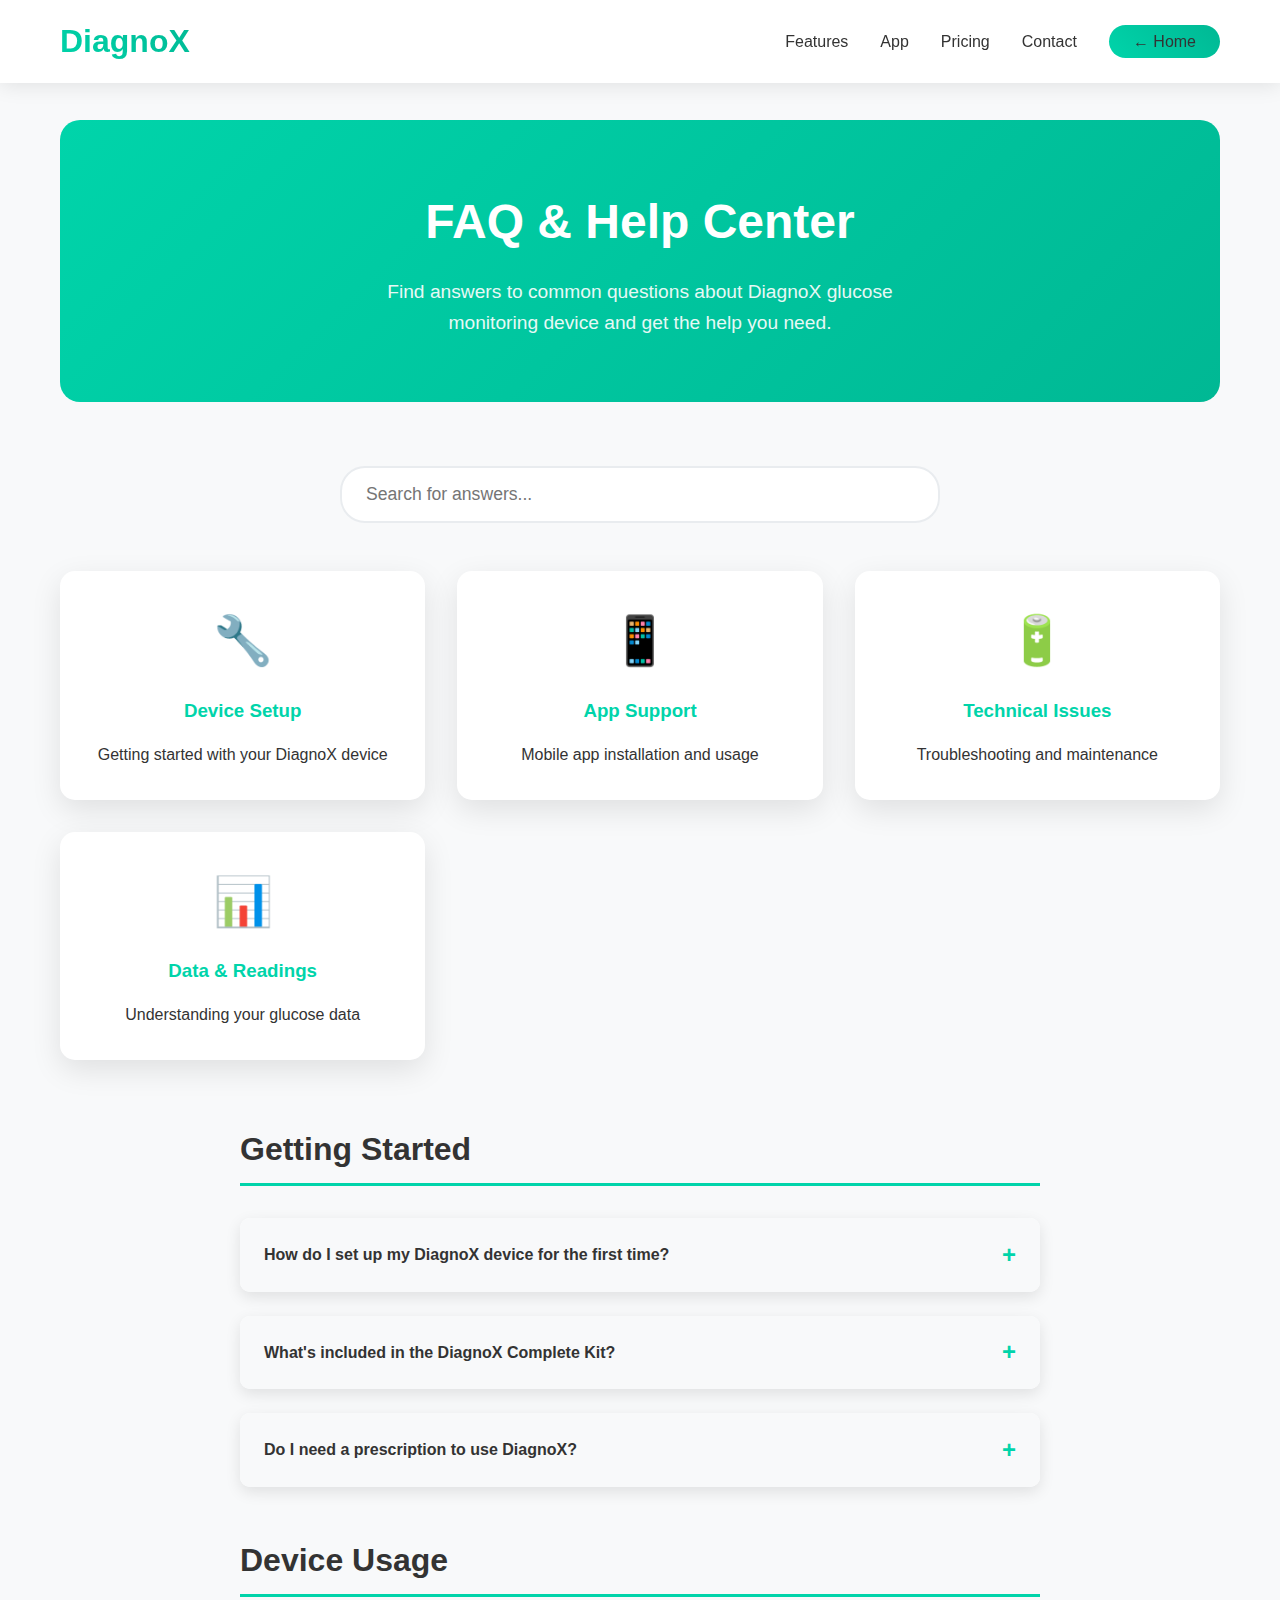
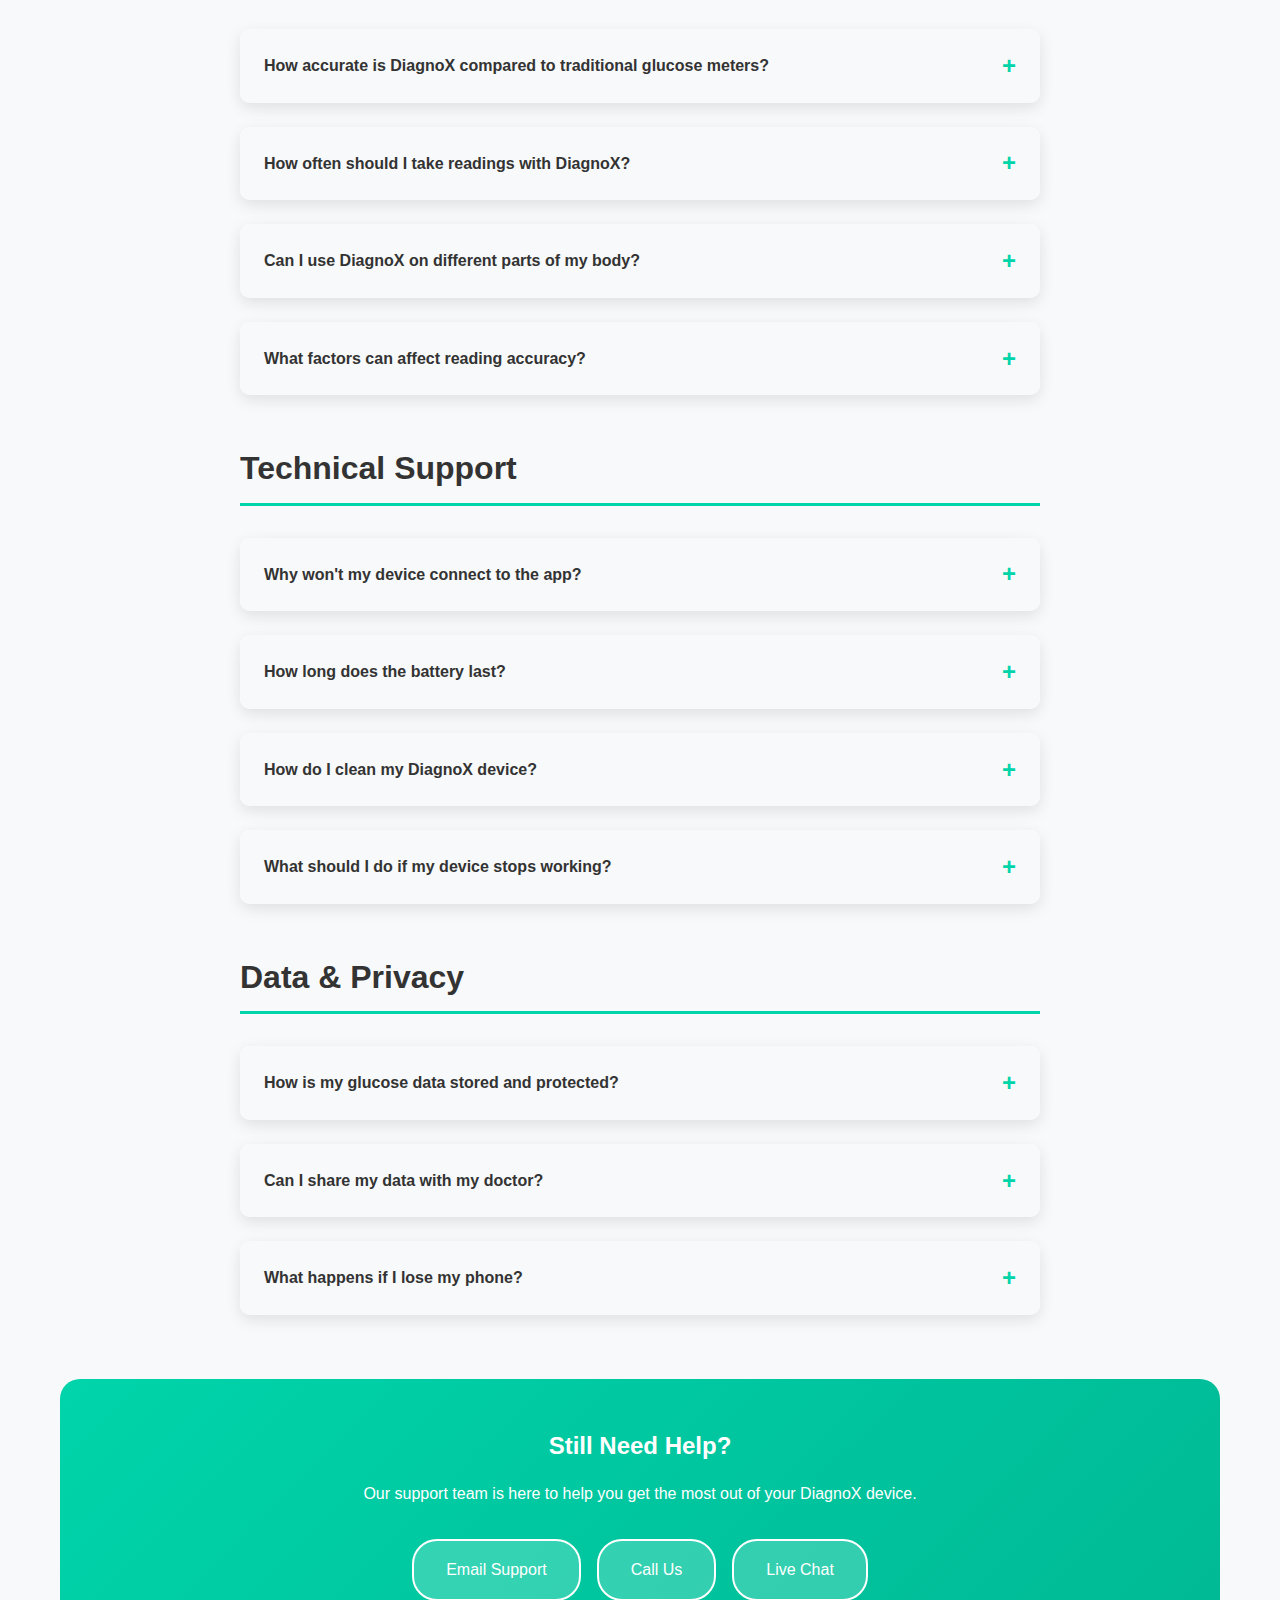
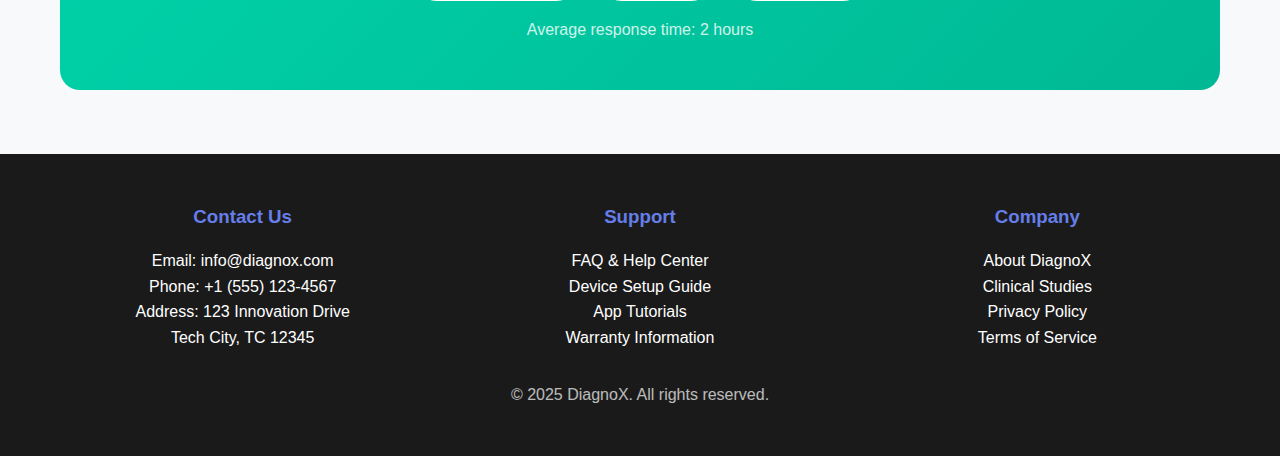
<file: faq.html>
<!DOCTYPE html>
<html lang="en">
<head>
    <meta charset="UTF-8">
    <meta name="viewport" content="width=device-width, initial-scale=1.0">
    <title>FAQ & Help Center - DiagnoX</title>
    <style>
        * {
            margin: 0;
            padding: 0;
            box-sizing: border-box;
        }

        body {
            font-family: 'Segoe UI', Tahoma, Geneva, Verdana, sans-serif;
            line-height: 1.6;
            color: #333;
            background: #f8f9fa;
        }

        .container {
            max-width: 1200px;
            margin: 0 auto;
            padding: 0 20px;
        }

        header {
            position: fixed;
            top: 0;
            width: 100%;
            background: rgba(255, 255, 255, 0.95);
            backdrop-filter: blur(10px);
            z-index: 1000;
            padding: 1rem 0;
            box-shadow: 0 2px 20px rgba(0,0,0,0.1);
        }

        nav {
            display: flex;
            justify-content: space-between;
            align-items: center;
        }

        .logo {
            font-size: 2rem;
            font-weight: bold;
            background: linear-gradient(45deg, #00d4aa, #00b894);
            -webkit-background-clip: text;
            -webkit-text-fill-color: transparent;
            background-clip: text;
            text-decoration: none;
        }

        .nav-links {
            display: flex;
            list-style: none;
            gap: 2rem;
        }

        .nav-links a {
            text-decoration: none;
            color: #333;
            font-weight: 500;
            transition: color 0.3s ease;
        }

        .nav-links a:hover {
            color: #00d4aa;
        }

        .back-home {
            background: linear-gradient(45deg, #00d4aa, #00b894);
            color: white;
            padding: 0.5rem 1.5rem;
            border-radius: 25px;
            text-decoration: none;
            font-weight: 500;
            transition: transform 0.3s ease;
        }

        .back-home:hover {
            transform: translateY(-2px);
        }

        .main-content {
            padding-top: 120px;
            padding-bottom: 4rem;
            min-height: 100vh;
        }

        .page-header {
            text-align: center;
            margin-bottom: 4rem;
            background: linear-gradient(135deg, #00d4aa 0%, #00b894 100%);
            color: white;
            padding: 4rem 2rem;
            border-radius: 20px;
            margin-bottom: 4rem;
        }

        .page-header h1 {
            font-size: 3rem;
            margin-bottom: 1rem;
        }

        .page-header p {
            font-size: 1.2rem;
            opacity: 0.9;
            max-width: 600px;
            margin: 0 auto;
        }

        .faq-search {
            max-width: 600px;
            margin: 0 auto 3rem;
            position: relative;
        }

        .search-input {
            width: 100%;
            padding: 1rem 1.5rem;
            border: 2px solid #e9ecef;
            border-radius: 25px;
            font-size: 1.1rem;
            outline: none;
            transition: border-color 0.3s ease;
        }

        .search-input:focus {
            border-color: #00d4aa;
        }

        .faq-categories {
            display: grid;
            grid-template-columns: repeat(auto-fit, minmax(300px, 1fr));
            gap: 2rem;
            margin-bottom: 4rem;
        }

        .category-card {
            background: white;
            padding: 2rem;
            border-radius: 15px;
            box-shadow: 0 10px 30px rgba(0,0,0,0.1);
            text-align: center;
            transition: transform 0.3s ease;
        }

        .category-card:hover {
            transform: translateY(-5px);
        }

        .category-icon {
            font-size: 3rem;
            margin-bottom: 1rem;
        }

        .category-card h3 {
            color: #00d4aa;
            margin-bottom: 1rem;
        }

        .faq-container {
            max-width: 800px;
            margin: 0 auto;
        }

        .faq-section {
            margin-bottom: 3rem;
        }

        .faq-section h2 {
            color: #333;
            margin-bottom: 2rem;
            font-size: 2rem;
            border-bottom: 3px solid #00d4aa;
            padding-bottom: 0.5rem;
        }

        .faq-item {
            margin-bottom: 1.5rem;
            background: white;
            border-radius: 10px;
            overflow: hidden;
            box-shadow: 0 5px 15px rgba(0,0,0,0.1);
        }

        .faq-question {
            padding: 1.5rem;
            background: #f8f9fa;
            cursor: pointer;
            font-weight: bold;
            transition: background 0.3s ease;
            position: relative;
        }

        .faq-question:hover {
            background: #e9ecef;
        }

        .faq-question::after {
            content: '+';
            position: absolute;
            right: 1.5rem;
            top: 50%;
            transform: translateY(-50%);
            font-size: 1.5rem;
            color: #00d4aa;
            transition: transform 0.3s ease;
        }

        .faq-item.active .faq-question::after {
            content: '−';
            transform: translateY(-50%) rotate(180deg);
        }

        .faq-answer {
            padding: 0 1.5rem;
            max-height: 0;
            overflow: hidden;
            transition: all 0.3s ease;
            background: white;
        }

        .faq-item.active .faq-answer {
            padding: 1.5rem;
            max-height: 300px;
        }

        .contact-support {
            background: linear-gradient(135deg, #00d4aa, #00b894);
            color: white;
            padding: 3rem 2rem;
            border-radius: 20px;
            text-align: center;
            margin-top: 4rem;
        }

        .contact-support h2 {
            margin-bottom: 1rem;
        }

        .support-buttons {
            display: flex;
            gap: 1rem;
            justify-content: center;
            margin-top: 2rem;
            flex-wrap: wrap;
        }

        .support-btn {
            background: rgba(255,255,255,0.2);
            color: white;
            padding: 1rem 2rem;
            border: 2px solid white;
            border-radius: 25px;
            text-decoration: none;
            font-weight: 500;
            transition: all 0.3s ease;
        }

        .support-btn:hover {
            background: white;
            color: #00d4aa;
        }

        .footer {
            background: #1a1a1a;
            color: white;
            padding: 3rem 0;
            text-align: center;
        }

        .footer-content {
            display: grid;
            grid-template-columns: repeat(auto-fit, minmax(250px, 1fr));
            gap: 2rem;
            margin-bottom: 2rem;
        }

        .footer-section h3 {
            margin-bottom: 1rem;
            color: #667eea;
        }

        .footer-section a {
            color: white;
            text-decoration: none;
            transition: color 0.3s ease;
        }

        .footer-section a:hover {
            color: #00d4aa;
        }

        @media (max-width: 768px) {
            .nav-links {
                display: none;
            }
            
            .page-header h1 {
                font-size: 2rem;
            }
            
            .support-buttons {
                flex-direction: column;
                align-items: center;
            }
        }
    </style>
</head>
<body>
    <header>
        <nav class="container">
            <a href="index.html" class="logo">DiagnoX</a>
            <ul class="nav-links">
                <li><a href="index.html#features">Features</a></li>
                <li><a href="index.html#app">App</a></li>
                <li><a href="index.html#pricing">Pricing</a></li>
                <li><a href="index.html#contact">Contact</a></li>
                <li><a href="index.html" class="back-home">← Home</a></li>
            </ul>
        </nav>
    </header>

    <main class="main-content">
        <div class="container">
            <div class="page-header">
                <h1>FAQ & Help Center</h1>
                <p>Find answers to common questions about DiagnoX glucose monitoring device and get the help you need.</p>
            </div>

            <div class="faq-search">
                <input type="text" class="search-input" placeholder="Search for answers..." id="searchInput">
            </div>

            <div class="faq-categories">
                <div class="category-card">
                    <div class="category-icon">🔧</div>
                    <h3>Device Setup</h3>
                    <p>Getting started with your DiagnoX device</p>
                </div>
                <div class="category-card">
                    <div class="category-icon">📱</div>
                    <h3>App Support</h3>
                    <p>Mobile app installation and usage</p>
                </div>
                <div class="category-card">
                    <div class="category-icon">🔋</div>
                    <h3>Technical Issues</h3>
                    <p>Troubleshooting and maintenance</p>
                </div>
                <div class="category-card">
                    <div class="category-icon">📊</div>
                    <h3>Data & Readings</h3>
                    <p>Understanding your glucose data</p>
                </div>
            </div>

            <div class="faq-container">
                <div class="faq-section">
                    <h2>Getting Started</h2>
                    
                    <div class="faq-item">
                        <div class="faq-question">How do I set up my DiagnoX device for the first time?</div>
                        <div class="faq-answer">Setting up your DiagnoX device is simple. First, charge the device using the included wireless charger for at least 2 hours. Download the DiagnoX app from the App Store or Google Play. Open the app and follow the guided setup process to pair your device via Bluetooth. The app will walk you through calibration and initial configuration.</div>
                    </div>

                    <div class="faq-item">
                        <div class="faq-question">What's included in the DiagnoX Complete Kit?</div>
                        <div class="faq-answer">Your Complete Kit includes: DiagnoX monitoring device, wireless charging station, USB-C cable, quick start guide, warranty card, and access to the premium mobile app for one year. All items come in a premium carrying case.</div>
                    </div>

                    <div class="faq-item">
                        <div class="faq-question">Do I need a prescription to use DiagnoX?</div>
                        <div class="faq-answer">DiagnoX is designed as a wellness device for personal glucose monitoring. While no prescription is required for purchase, we recommend consulting with your healthcare provider before making any changes to your diabetes management routine.</div>
                    </div>
                </div>

                <div class="faq-section">
                    <h2>Device Usage</h2>
                    
                    <div class="faq-item">
                        <div class="faq-question">How accurate is DiagnoX compared to traditional glucose meters?</div>
                        <div class="faq-answer">DiagnoX achieves 98.5% clinical accuracy, meeting and exceeding FDA standards for glucose monitoring devices. Our technology has been validated in multiple clinical trials with over 10,000 participants. Results are typically within ±15% or ±15 mg/dL of laboratory reference values.</div>
                    </div>

                    <div class="faq-item">
                        <div class="faq-question">How often should I take readings with DiagnoX?</div>
                        <div class="faq-answer">DiagnoX is designed for flexible monitoring. You can take readings as often as needed without pain or cost per test. Many users check 4-6 times daily, including before meals and at bedtime. The device can take unlimited readings throughout the day.</div>
                    </div>

                    <div class="faq-item">
                        <div class="faq-question">Can I use DiagnoX on different parts of my body?</div>
                        <div class="faq-answer">DiagnoX is optimized for finger measurements for the most accurate readings. The device should be placed on the fingertip for best results. Do not use on other body parts as this may affect accuracy.</div>
                    </div>

                    <div class="faq-item">
                        <div class="faq-question">What factors can affect reading accuracy?</div>
                        <div class="faq-answer">Ensure your finger is clean and dry before measurement. Avoid taking readings immediately after washing hands, applying lotion, or if your hands are very cold. Nail polish or artificial nails may interfere with readings. The device works best at room temperature.</div>
                    </div>
                </div>

                <div class="faq-section">
                    <h2>Technical Support</h2>
                    
                    <div class="faq-item">
                        <div class="faq-question">Why won't my device connect to the app?</div>
                        <div class="faq-answer">Ensure Bluetooth is enabled on your phone and the device is charged. Try restarting both the app and your phone. If issues persist, reset the device by holding the power button for 10 seconds, then try pairing again. Make sure you're within 10 feet of the device.</div>
                    </div>

                    <div class="faq-item">
                        <div class="faq-question">How long does the battery last?</div>
                        <div class="faq-answer">DiagnoX provides up to 12 hours of active monitoring on a single charge. With typical use (4-6 readings per day), the battery can last 3-5 days. The device automatically enters sleep mode when not in use to conserve battery.</div>
                    </div>

                    <div class="faq-item">
                        <div class="faq-question">How do I clean my DiagnoX device?</div>
                        <div class="faq-answer">Wipe the device with a soft, slightly damp cloth. Do not submerge in water or use harsh chemicals. The sensor area can be cleaned with a dry cotton swab. Avoid getting moisture in the charging port.</div>
                    </div>

                    <div class="faq-item">
                        <div class="faq-question">What should I do if my device stops working?</div>
                        <div class="faq-answer">First, ensure the device is charged. Try restarting by holding the power button for 10 seconds. Check for app updates. If problems persist, contact our support team at support@diagnox.com or use the in-app help feature. Your device is covered by a 2-year warranty.</div>
                    </div>
                </div>

                <div class="faq-section">
                    <h2>Data & Privacy</h2>
                    
                    <div class="faq-item">
                        <div class="faq-question">How is my glucose data stored and protected?</div>
                        <div class="faq-answer">All data is encrypted and stored securely in HIPAA-compliant cloud servers. You own your data and can export or delete it at any time. We never share personal health information with third parties without your explicit consent.</div>
                    </div>

                    <div class="faq-item">
                        <div class="faq-question">Can I share my data with my doctor?</div>
                        <div class="faq-answer">Yes! The DiagnoX app generates comprehensive PDF reports that you can easily email to your healthcare provider. Reports include glucose trends, patterns, and statistics over any time period you choose.</div>
                    </div>

                    <div class="faq-item">
                        <div class="faq-question">What happens if I lose my phone?</div>
                        <div class="faq-answer">Your data is safely backed up to the cloud. Simply download the app on a new device and log in with your account credentials to restore all your historical data and settings.</div>
                    </div>
                </div>
            </div>

            <div class="contact-support">
                <h2>Still Need Help?</h2>
                <p>Our support team is here to help you get the most out of your DiagnoX device.</p>
                <div class="support-buttons">
                    <a href="mailto:support@diagnox.com" class="support-btn">Email Support</a>
                    <a href="tel:+15551234567" class="support-btn">Call Us</a>
                    <a href="#" class="support-btn">Live Chat</a>
                </div>
                <p style="margin-top: 1rem; opacity: 0.8;">Average response time: 2 hours</p>
            </div>
        </div>
    </main>

    <footer class="footer">
        <div class="container">
            <div class="footer-content">
                <div class="footer-section">
                    <h3>Contact Us</h3>
                    <p>Email: info@diagnox.com</p>
                    <p>Phone: +1 (555) 123-4567</p>
                    <p>Address: 123 Innovation Drive<br>Tech City, TC 12345</p>
                </div>
                <div class="footer-section">
                    <h3>Support</h3>
                    <p><a href="faq.html">FAQ & Help Center</a></p>
                    <p><a href="setup.html">Device Setup Guide</a></p>
                    <p><a href="tutorials.html">App Tutorials</a></p>
                    <p><a href="warranty.html">Warranty Information</a></p>
                </div>
                <div class="footer-section">
                    <h3>Company</h3>
                    <p><a href="about.html">About DiagnoX</a></p>
                    <p><a href="studies.html">Clinical Studies</a></p>
                    <p><a href="privacy.html">Privacy Policy</a></p>
                    <p><a href="terms.html">Terms of Service</a></p>
                </div>
            </div>
            <p style="margin-top: 2rem; opacity: 0.7;">
                © 2025 DiagnoX. All rights reserved.
            </p>
        </div>
    </footer>

    <script>
        // FAQ accordion functionality
        document.querySelectorAll('.faq-question').forEach(question => {
            question.addEventListener('click', () => {
                const faqItem = question.parentElement;
                const isActive = faqItem.classList.contains('active');
                
                // Close all FAQ items
                document.querySelectorAll('.faq-item').forEach(item => {
                    item.classList.remove('active');
                });
                
                // Open clicked item if it wasn't active
                if (!isActive) {
                    faqItem.classList.add('active');
                }
            });
        });

        // Search functionality
        document.getElementById('searchInput').addEventListener('input', function(e) {
            const searchTerm = e.target.value.toLowerCase();
            const faqItems = document.querySelectorAll('.faq-item');
            
            faqItems.forEach(item => {
                const question = item.querySelector('.faq-question').textContent.toLowerCase();
                const answer = item.querySelector('.faq-answer').textContent.toLowerCase();
                
                if (question.includes(searchTerm) || answer.includes(searchTerm)) {
                    item.style.display = 'block';
                } else {
                    item.style.display = searchTerm === '' ? 'block' : 'none';
                }
            });
        });
    </script>
</body>
</html>
</file>
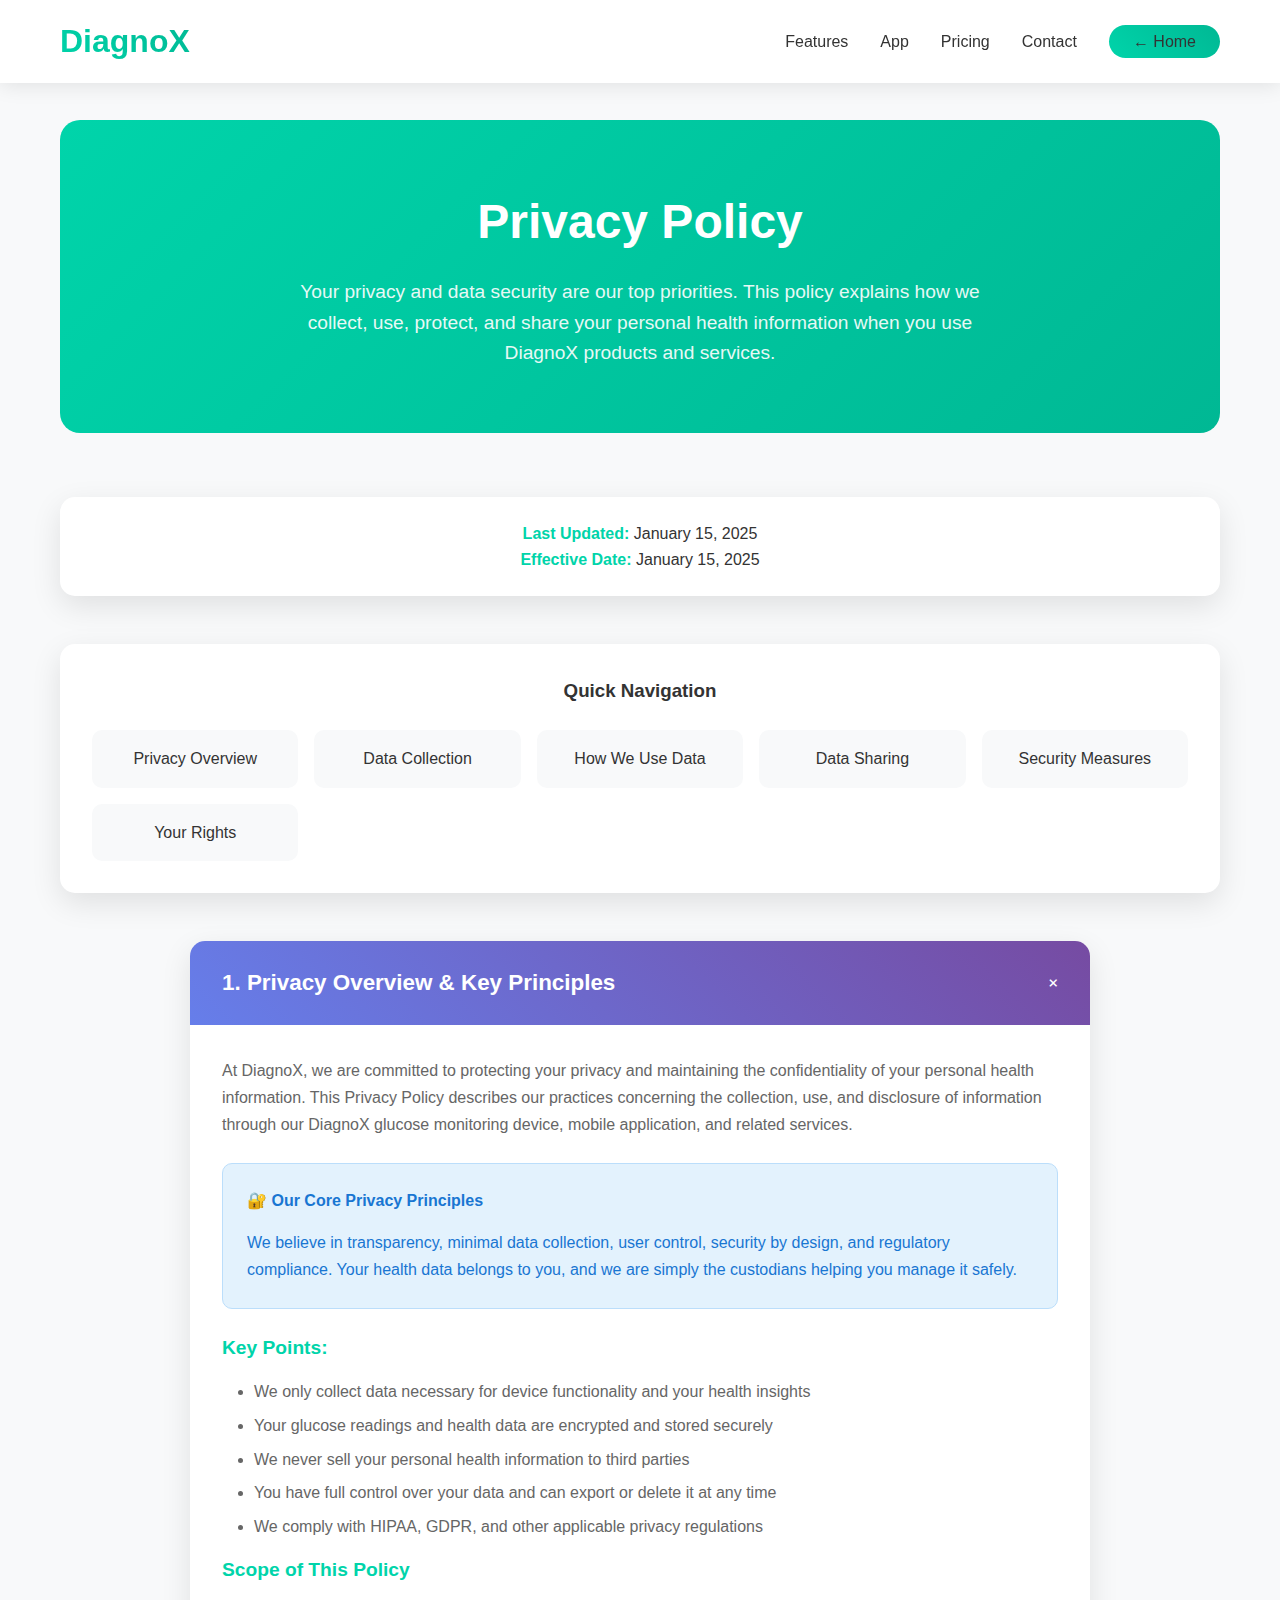
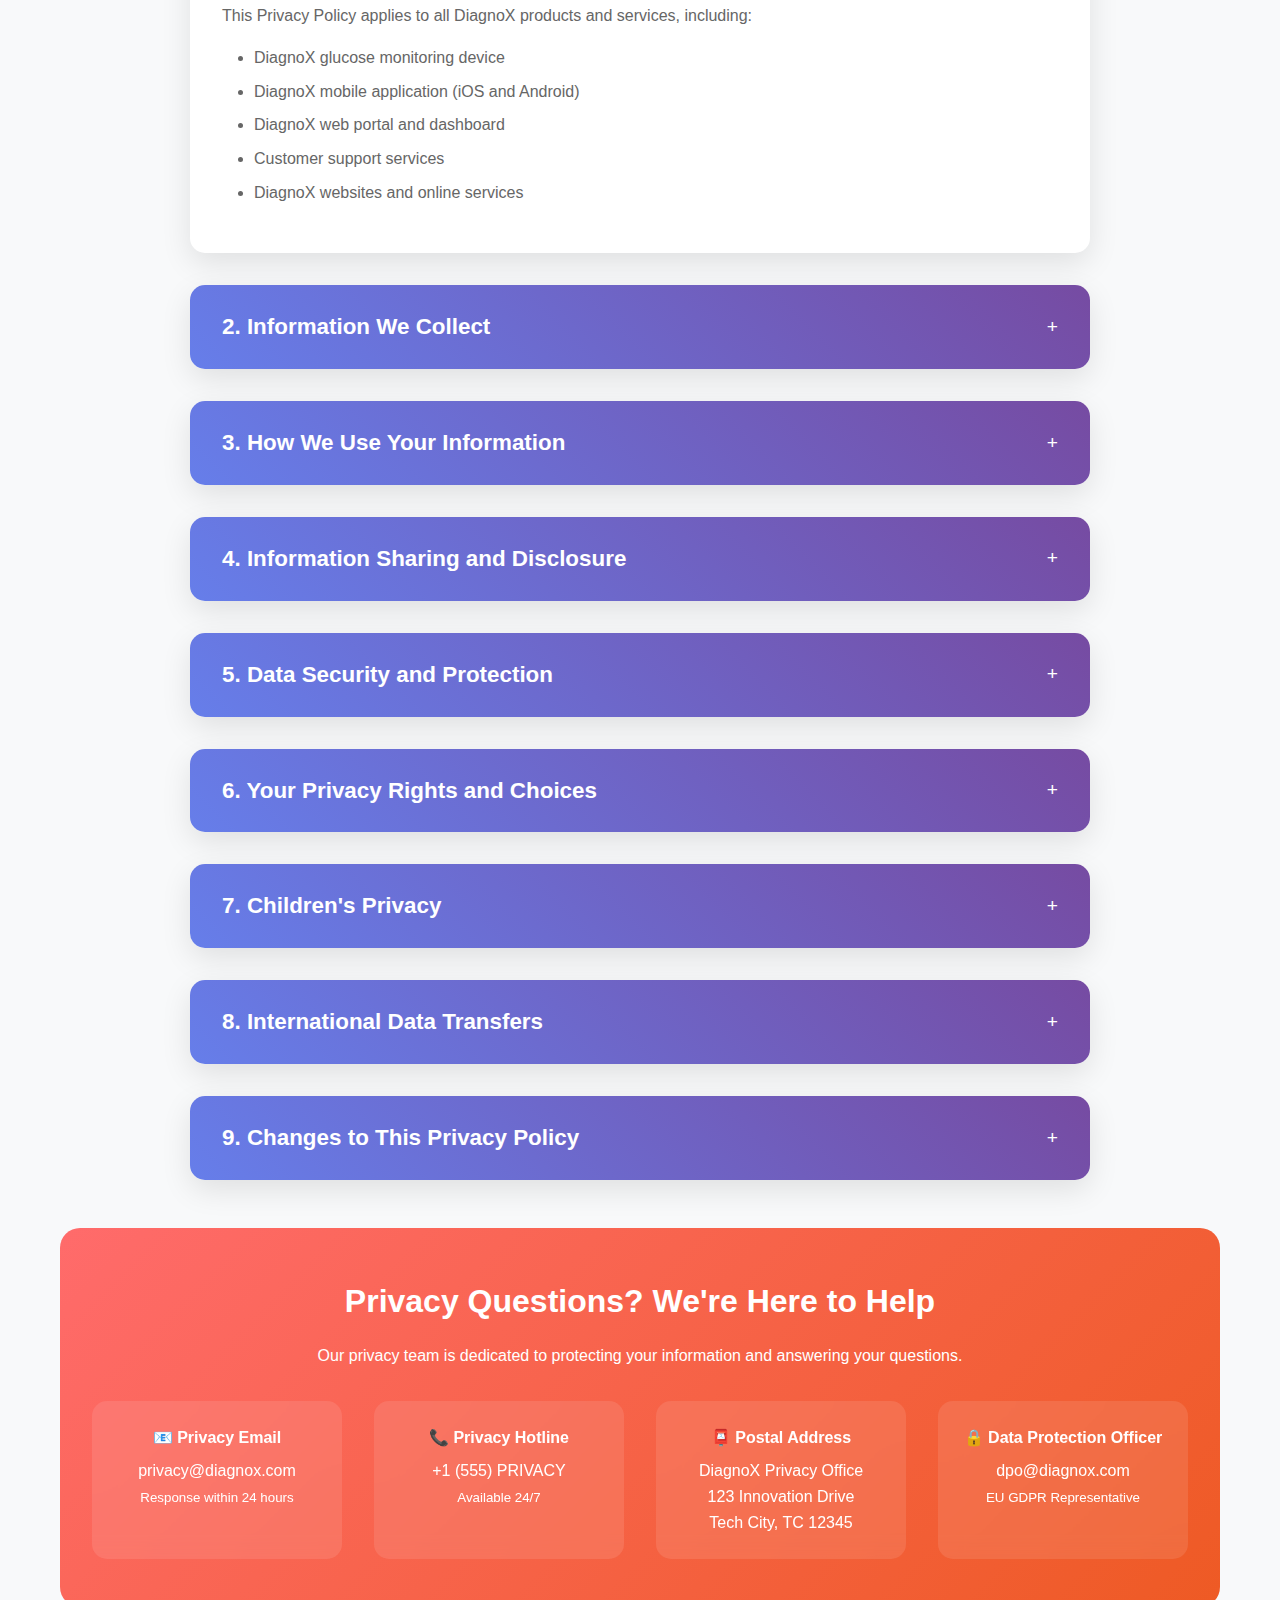
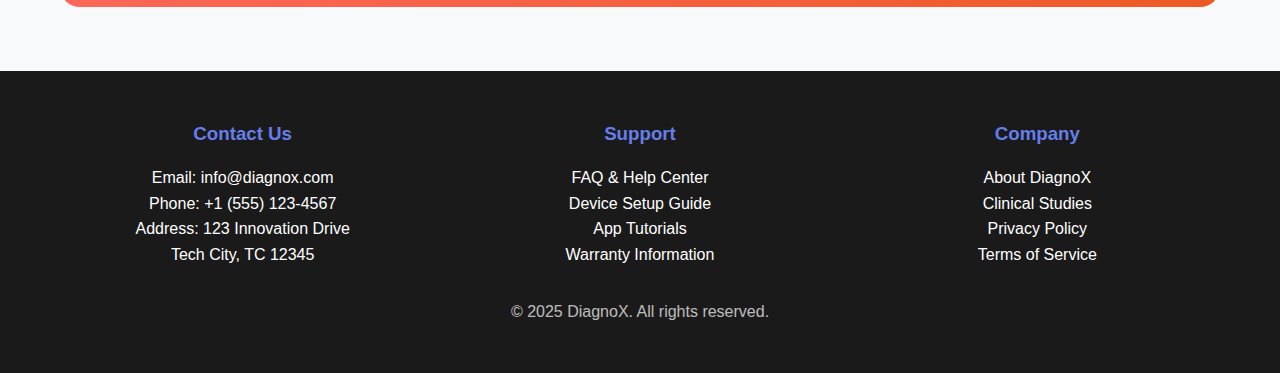
<file: privacy.html>
<!DOCTYPE html>
<html lang="en">
<head>
    <meta charset="UTF-8">
    <meta name="viewport" content="width=device-width, initial-scale=1.0">
    <title>Privacy Policy - DiagnoX</title>
    <style>
        * {
            margin: 0;
            padding: 0;
            box-sizing: border-box;
        }

        body {
            font-family: 'Segoe UI', Tahoma, Geneva, Verdana, sans-serif;
            line-height: 1.6;
            color: #333;
            background: #f8f9fa;
        }

        .container {
            max-width: 1200px;
            margin: 0 auto;
            padding: 0 20px;
        }

        header {
            position: fixed;
            top: 0;
            width: 100%;
            background: rgba(255, 255, 255, 0.95);
            backdrop-filter: blur(10px);
            z-index: 1000;
            padding: 1rem 0;
            box-shadow: 0 2px 20px rgba(0,0,0,0.1);
        }

        nav {
            display: flex;
            justify-content: space-between;
            align-items: center;
        }

        .logo {
            font-size: 2rem;
            font-weight: bold;
            background: linear-gradient(45deg, #00d4aa, #00b894);
            -webkit-background-clip: text;
            -webkit-text-fill-color: transparent;
            background-clip: text;
            text-decoration: none;
        }

        .nav-links {
            display: flex;
            list-style: none;
            gap: 2rem;
        }

        .nav-links a {
            text-decoration: none;
            color: #333;
            font-weight: 500;
            transition: color 0.3s ease;
        }

        .nav-links a:hover {
            color: #00d4aa;
        }

        .back-home {
            background: linear-gradient(45deg, #00d4aa, #00b894);
            color: white;
            padding: 0.5rem 1.5rem;
            border-radius: 25px;
            text-decoration: none;
            font-weight: 500;
            transition: transform 0.3s ease;
        }

        .back-home:hover {
            transform: translateY(-2px);
        }

        .main-content {
            padding-top: 120px;
            padding-bottom: 4rem;
            min-height: 100vh;
        }

        .page-header {
            text-align: center;
            margin-bottom: 4rem;
            background: linear-gradient(135deg, #00d4aa 0%, #00b894 100%);
            color: white;
            padding: 4rem 2rem;
            border-radius: 20px;
        }

        .page-header h1 {
            font-size: 3rem;
            margin-bottom: 1rem;
        }

        .page-header p {
            font-size: 1.2rem;
            opacity: 0.9;
            max-width: 700px;
            margin: 0 auto;
        }

        .last-updated {
            text-align: center;
            background: white;
            padding: 1.5rem;
            border-radius: 15px;
            box-shadow: 0 10px 30px rgba(0,0,0,0.1);
            margin-bottom: 3rem;
        }

        .last-updated strong {
            color: #00d4aa;
        }

        .privacy-content {
            max-width: 900px;
            margin: 0 auto;
        }

        .section {
            background: white;
            margin-bottom: 2rem;
            border-radius: 15px;
            box-shadow: 0 10px 30px rgba(0,0,0,0.1);
            overflow: hidden;
        }

        .section-header {
            background: linear-gradient(45deg, #667eea, #764ba2);
            color: white;
            padding: 1.5rem 2rem;
            cursor: pointer;
            display: flex;
            justify-content: space-between;
            align-items: center;
        }

        .section-header h2 {
            font-size: 1.4rem;
            margin: 0;
        }

        .toggle-icon {
            font-size: 1.2rem;
            transition: transform 0.3s ease;
        }

        .section.expanded .toggle-icon {
            transform: rotate(45deg);
        }

        .section-content {
            padding: 0;
            max-height: 0;
            overflow: hidden;
            transition: all 0.3s ease;
        }

        .section.expanded .section-content {
            padding: 2rem;
            max-height: 1000px;
        }

        .section-content h3 {
            color: #00d4aa;
            margin-bottom: 1rem;
            font-size: 1.2rem;
        }

        .section-content p {
            color: #666;
            margin-bottom: 1rem;
            line-height: 1.7;
        }

        .section-content ul {
            margin-bottom: 1rem;
            padding-left: 2rem;
        }

        .section-content li {
            color: #666;
            margin-bottom: 0.5rem;
            line-height: 1.6;
        }

        .highlight-box {
            background: #e3f2fd;
            border: 1px solid #bbdefb;
            border-radius: 10px;
            padding: 1.5rem;
            margin: 1.5rem 0;
        }

        .highlight-box h4 {
            color: #1976d2;
            margin-bottom: 1rem;
        }

        .highlight-box p {
            color: #1976d2;
            margin-bottom: 0;
        }

        .warning-box {
            background: #fff3cd;
            border: 1px solid #ffeaa7;
            border-radius: 10px;
            padding: 1.5rem;
            margin: 1.5rem 0;
        }

        .warning-box h4 {
            color: #856404;
            margin-bottom: 1rem;
        }

        .warning-box p {
            color: #856404;
            margin-bottom: 0;
        }

        .data-types {
            display: grid;
            grid-template-columns: repeat(auto-fit, minmax(300px, 1fr));
            gap: 1.5rem;
            margin: 1.5rem 0;
        }

        .data-type {
            background: #f8f9fa;
            padding: 1.5rem;
            border-radius: 10px;
            text-align: center;
        }

        .data-type-icon {
            font-size: 2.5rem;
            margin-bottom: 1rem;
            color: #00d4aa;
        }

        .data-type h4 {
            color: #333;
            margin-bottom: 1rem;
        }

        .data-type p {
            color: #666;
            font-size: 0.9rem;
        }

        .contact-section {
            background: linear-gradient(135deg, #ff6b6b, #ee5a24);
            color: white;
            padding: 3rem 2rem;
            border-radius: 20px;
            text-align: center;
            margin-top: 3rem;
        }

        .contact-section h2 {
            margin-bottom: 1rem;
            font-size: 2rem;
        }

        .contact-methods {
            display: grid;
            grid-template-columns: repeat(auto-fit, minmax(200px, 1fr));
            gap: 2rem;
            margin-top: 2rem;
        }

        .contact-method {
            background: rgba(255,255,255,0.1);
            padding: 1.5rem;
            border-radius: 15px;
            backdrop-filter: blur(10px);
        }

        .contact-method h4 {
            margin-bottom: 0.5rem;
        }

        .quick-links {
            background: white;
            padding: 2rem;
            border-radius: 15px;
            box-shadow: 0 10px 30px rgba(0,0,0,0.1);
            margin-bottom: 3rem;
        }

        .quick-links h3 {
            color: #333;
            margin-bottom: 1.5rem;
            text-align: center;
        }

        .links-grid {
            display: grid;
            grid-template-columns: repeat(auto-fit, minmax(200px, 1fr));
            gap: 1rem;
        }

        .quick-link {
            background: #f8f9fa;
            padding: 1rem;
            border-radius: 10px;
            text-align: center;
            text-decoration: none;
            color: #333;
            transition: all 0.3s ease;
            font-weight: 500;
        }

        .quick-link:hover {
            background: #00d4aa;
            color: white;
            transform: translateY(-2px);
        }

        .footer {
            background: #1a1a1a;
            color: white;
            padding: 3rem 0;
            text-align: center;
        }

        .footer-content {
            display: grid;
            grid-template-columns: repeat(auto-fit, minmax(250px, 1fr));
            gap: 2rem;
            margin-bottom: 2rem;
        }

        .footer-section h3 {
            margin-bottom: 1rem;
            color: #667eea;
        }

        .footer-section a {
            color: white;
            text-decoration: none;
            transition: color 0.3s ease;
        }

        .footer-section a:hover {
            color: #00d4aa;
        }

        @media (max-width: 768px) {
            .nav-links {
                display: none;
            }
            
            .page-header h1 {
                font-size: 2rem;
            }
            
            .section-header {
                flex-direction: column;
                gap: 1rem;
                text-align: center;
            }
        }
    </style>
</head>
<body>
    <header>
        <nav class="container">
            <a href="index.html" class="logo">DiagnoX</a>
            <ul class="nav-links">
                <li><a href="index.html#features">Features</a></li>
                <li><a href="index.html#app">App</a></li>
                <li><a href="index.html#pricing">Pricing</a></li>
                <li><a href="index.html#contact">Contact</a></li>
                <li><a href="index.html" class="back-home">← Home</a></li>
            </ul>
        </nav>
    </header>

    <main class="main-content">
        <div class="container">
            <div class="page-header">
                <h1>Privacy Policy</h1>
                <p>Your privacy and data security are our top priorities. This policy explains how we collect, use, protect, and share your personal health information when you use DiagnoX products and services.</p>
            </div>

            <div class="last-updated">
                <strong>Last Updated:</strong> January 15, 2025<br>
                <strong>Effective Date:</strong> January 15, 2025
            </div>

            <div class="quick-links">
                <h3>Quick Navigation</h3>
                <div class="links-grid">
                    <a href="#" class="quick-link" data-section="overview">Privacy Overview</a>
                    <a href="#" class="quick-link" data-section="collection">Data Collection</a>
                    <a href="#" class="quick-link" data-section="usage">How We Use Data</a>
                    <a href="#" class="quick-link" data-section="sharing">Data Sharing</a>
                    <a href="#" class="quick-link" data-section="security">Security Measures</a>
                    <a href="#" class="quick-link" data-section="rights">Your Rights</a>
                </div>
            </div>

            <div class="privacy-content">
                <div class="section" id="overview">
                    <div class="section-header">
                        <h2>1. Privacy Overview & Key Principles</h2>
                        <span class="toggle-icon">+</span>
                    </div>
                    <div class="section-content">
                        <p>At DiagnoX, we are committed to protecting your privacy and maintaining the confidentiality of your personal health information. This Privacy Policy describes our practices concerning the collection, use, and disclosure of information through our DiagnoX glucose monitoring device, mobile application, and related services.</p>

                        <div class="highlight-box">
                            <h4>🔐 Our Core Privacy Principles</h4>
                            <p>We believe in transparency, minimal data collection, user control, security by design, and regulatory compliance. Your health data belongs to you, and we are simply the custodians helping you manage it safely.</p>
                        </div>

                        <h3>Key Points:</h3>
                        <ul>
                            <li>We only collect data necessary for device functionality and your health insights</li>
                            <li>Your glucose readings and health data are encrypted and stored securely</li>
                            <li>We never sell your personal health information to third parties</li>
                            <li>You have full control over your data and can export or delete it at any time</li>
                            <li>We comply with HIPAA, GDPR, and other applicable privacy regulations</li>
                        </ul>

                        <h3>Scope of This Policy</h3>
                        <p>This Privacy Policy applies to all DiagnoX products and services, including:</p>
                        <ul>
                            <li>DiagnoX glucose monitoring device</li>
                            <li>DiagnoX mobile application (iOS and Android)</li>
                            <li>DiagnoX web portal and dashboard</li>
                            <li>Customer support services</li>
                            <li>DiagnoX websites and online services</li>
                        </ul>
                    </div>
                </div>

                <div class="section" id="collection">
                    <div class="section-header">
                        <h2>2. Information We Collect</h2>
                        <span class="toggle-icon">+</span>
                    </div>
                    <div class="section-content">
                        <p>We collect several types of information to provide you with our glucose monitoring services and to continuously improve your experience.</p>

                        <div class="data-types">
                            <div class="data-type">
                                <div class="data-type-icon">🩸</div>
                                <h4>Health Data</h4>
                                <p>Glucose readings, testing timestamps, trends, and patterns from your DiagnoX device</p>
                            </div>
                            <div class="data-type">
                                <div class="data-type-icon">👤</div>
                                <h4>Personal Information</h4>
                                <p>Name, email, date of birth, diabetes type, and emergency contact information</p>
                            </div>
                            <div class="data-type">
                                <div class="data-type-icon">📱</div>
                                <h4>Device Data</h4>
                                <p>Device serial number, firmware version, battery status, and technical diagnostics</p>
                            </div>
                            <div class="data-type">
                                <div class="data-type-icon">📊</div>
                                <h4>Usage Data</h4>
                                <p>App usage patterns, feature preferences, and interaction analytics</p>
                            </div>
                        </div>

                        <h3>Detailed Data Collection</h3>
                        
                        <h4>Health and Medical Information:</h4>
                        <ul>
                            <li>Blood glucose measurements and timestamps</li>
                            <li>Glucose trends and patterns</li>
                            <li>Medication information (if provided)</li>
                            <li>Meal timing and carbohydrate intake (if logged)</li>
                            <li>Exercise and activity data (if connected to fitness apps)</li>
                            <li>Notes and annotations you add to readings</li>
                            <li>Healthcare provider information (if shared)</li>
                        </ul>

                        <h4>Account and Profile Information:</h4>
                        <ul>
                            <li>Full name and email address</li>
                            <li>Date of birth and gender</li>
                            <li>Diabetes type and diagnosis date</li>
                            <li>Target glucose ranges and preferences</li>
                            <li>Emergency contact information</li>
                            <li>Time zone and location (for accurate readings)</li>
                        </ul>

                        <h4>Technical Information:</h4>
                        <ul>
                            <li>Device identifiers and serial numbers</li>
                            <li>Software and firmware versions</li>
                            <li>Network connectivity information</li>
                            <li>Error logs and diagnostic data</li>
                            <li>Performance metrics and battery status</li>
                        </ul>

                        <div class="warning-box">
                            <h4>⚠️ Information We Do NOT Collect</h4>
                            <p>We do not collect your precise location data, social security number, financial information, or any data not directly related to your glucose monitoring and diabetes management.</p>
                        </div>
                    </div>
                </div>

                <div class="section" id="usage">
                    <div class="section-header">
                        <h2>3. How We Use Your Information</h2>
                        <span class="toggle-icon">+</span>
                    </div>
                    <div class="section-content">
                        <p>We use your information solely to provide, improve, and personalize our glucose monitoring services. Here's how:</p>

                        <h3>Primary Service Functions:</h3>
                        <ul>
                            <li><strong>Glucose Monitoring:</strong> Processing and displaying your glucose readings in real-time</li>
                            <li><strong>Trend Analysis:</strong> Identifying patterns and providing insights about your glucose levels</li>
                            <li><strong>Alerts and Notifications:</strong> Sending timely alerts for high/low glucose levels</li>
                            <li><strong>Health Reports:</strong> Generating comprehensive reports for you and your healthcare providers</li>
                            <li><strong>Device Synchronization:</strong> Syncing data between your device and mobile app</li>
                        </ul>

                        <h3>Product Improvement:</h3>
                        <ul>
                            <li>Enhancing device accuracy and performance</li>
                            <li>Developing new features and capabilities</li>
                            <li>Improving user interface and experience</li>
                            <li>Conducting quality assurance and testing</li>
                            <li>Training machine learning algorithms for better insights</li>
                        </ul>

                        <h3>Customer Support:</h3>
                        <ul>
                            <li>Providing technical assistance and troubleshooting</li>
                            <li>Processing warranty claims and replacements</li>
                            <li>Responding to inquiries and feedback</li>
                            <li>Facilitating healthcare provider communication</li>
                        </ul>

                        <h3>Legal and Safety Requirements:</h3>
                        <ul>
                            <li>Complying with medical device regulations</li>
                            <li>Reporting adverse events to regulatory authorities</li>
                            <li>Maintaining records for clinical studies</li>
                            <li>Protecting against fraud and misuse</li>
                        </ul>

                        <div class="highlight-box">
                            <h4>🎯 Personalization Without Invasion</h4>
                            <p>We use aggregated and anonymized data to improve our algorithms and services. Your individual health information is never used for marketing purposes or shared with advertisers.</p>
                        </div>
                    </div>
                </div>

                <div class="section" id="sharing">
                    <div class="section-header">
                        <h2>4. Information Sharing and Disclosure</h2>
                        <span class="toggle-icon">+</span>
                    </div>
                    <div class="section-content">
                        <p>We maintain strict controls over your personal health information and only share it in specific, limited circumstances with your consent or as required by law.</p>

                        <h3>With Your Explicit Consent:</h3>
                        <ul>
                            <li><strong>Healthcare Providers:</strong> When you choose to share reports with your doctor or diabetes care team</li>
                            <li><strong>Family Members:</strong> If you designate emergency contacts or caregivers</li>
                            <li><strong>Third-Party Apps:</strong> When you connect to compatible health platforms (Apple Health, Google Fit)</li>
                            <li><strong>Research Studies:</strong> If you voluntarily participate in clinical research (always anonymized)</li>
                        </ul>

                        <h3>Service Providers (Data Processors):</h3>
                        <p>We work with trusted third-party service providers who help us deliver our services. These providers:</p>
                        <ul>
                            <li>Are bound by strict confidentiality agreements</li>
                            <li>Only access data necessary for their specific function</li>
                            <li>Meet our security and privacy standards</li>
                            <li>Include cloud storage providers, data analytics services, and customer support platforms</li>
                        </ul>

                        <h3>Legal Requirements:</h3>
                        <ul>
                            <li>When required by law or court order</li>
                            <li>To comply with medical device regulations</li>
                            <li>To report serious adverse events to regulatory authorities</li>
                            <li>To protect the safety and rights of users or the public</li>
                        </ul>

                        <div class="warning-box">
                            <h4>🚫 We Never Share Data For:</h4>
                            <p>Marketing purposes, advertising targeting, selling to data brokers, or any commercial use unrelated to your healthcare and our services.</p>
                        </div>

                        <h3>Business Transfers:</h3>
                        <p>In the unlikely event of a merger, acquisition, or sale of assets, your information would be transferred only to entities that agree to protect it under the same standards as this Privacy Policy.</p>
                    </div>
                </div>

                <div class="section" id="security">
                    <div class="section-header">
                        <h2>5. Data Security and Protection</h2>
                        <span class="toggle-icon">+</span>
                    </div>
                    <div class="section-content">
                        <p>We implement comprehensive security measures to protect your personal health information from unauthorized access, use, disclosure, or destruction.</p>

                        <h3>Technical Safeguards:</h3>
                        <ul>
                            <li><strong>Encryption:</strong> All data is encrypted in transit (TLS 1.3) and at rest (AES-256)</li>
                            <li><strong>Access Controls:</strong> Multi-factor authentication and role-based access restrictions</li>
                            <li><strong>Network Security:</strong> Firewalls, intrusion detection, and regular security monitoring</li>
                            <li><strong>Data Backup:</strong> Automated, encrypted backups with geographic redundancy</li>
                            <li><strong>Secure Development:</strong> Regular security audits and penetration testing</li>
                        </ul>

                        <h3>Administrative Safeguards:</h3>
                        <ul>
                            <li>Comprehensive employee training on privacy and security</li>
                            <li>Background checks for all personnel with data access</li>
                            <li>Regular security policy updates and compliance reviews</li>
                            <li>Incident response procedures and breach notification protocols</li>
                            <li>Data retention and disposal policies</li>
                        </ul>

                        <h3>Physical Safeguards:</h3>
                        <ul>
                            <li>Secure data centers with biometric access controls</li>
                            <li>24/7 monitoring and surveillance</li>
                            <li>Environmental controls and disaster recovery systems</li>
                            <li>Secure device manufacturing and shipping processes</li>
                        </ul>

                        <div class="highlight-box">
                            <h4>🛡️ Industry-Leading Protection</h4>
                            <p>Our security measures meet or exceed HIPAA, SOC 2 Type II, and ISO 27001 standards. We undergo regular third-party security audits and maintain cyber liability insurance.</p>
                        </div>

                        <h3>Your Role in Security:</h3>
                        <ul>
                            <li>Use strong, unique passwords for your DiagnoX account</li>
                            <li>Keep your mobile app updated to the latest version</li>
                            <li>Report any suspicious activity or security concerns immediately</li>
                            <li>Log out of shared devices and secure your DiagnoX device</li>
                        </ul>
                    </div>
                </div>

                <div class="section" id="rights">
                    <div class="section-header">
                        <h2>6. Your Privacy Rights and Choices</h2>
                        <span class="toggle-icon">+</span>
                    </div>
                    <div class="section-content">
                        <p>You have significant control over your personal health information. We provide tools and mechanisms to exercise your privacy rights easily and effectively.</p>

                        <h3>Access and Portability:</h3>
                        <ul>
                            <li><strong>View Your Data:</strong> Access all your health information through the DiagnoX app</li>
                            <li><strong>Export Data:</strong> Download your complete health records in standard formats (PDF, CSV, JSON)</li>
                            <li><strong>Share with Providers:</strong> Generate comprehensive reports for healthcare consultations</li>
                            <li><strong>Data History:</strong> View complete audit logs of data access and modifications</li>
                        </ul>

                        <h3>Correction and Updates:</h3>
                        <ul>
                            <li>Update your profile information at any time</li>
                            <li>Correct inaccurate health data or add context notes</li>
                            <li>Modify privacy settings and sharing preferences</li>
                            <li>Request assistance with data corrections from our support team</li>
                        </ul>

                        <h3>Deletion and Retention:</h3>
                        <ul>
                            <li><strong>Delete Individual Records:</strong> Remove specific glucose readings or notes</li>
                            <li><strong>Account Deletion:</strong> Permanently delete your entire account and all associated data</li>
                            <li><strong>Retention Periods:</strong> We retain data only as long as necessary for service provision</li>
                            <li><strong>Backup Deletion:</strong> Data is removed from all backups within 90 days of deletion</li>
                        </ul>

                        <h3>Communication Preferences:</h3>
                        <ul>
                            <li>Customize alert types and notification preferences</li>
                            <li>Opt out of marketing communications (service messages still apply)</li>
                            <li>Control emergency contact notifications</li>
                            <li>Choose preferred communication channels</li>
                        </ul>

                        <div class="highlight-box">
                            <h4>🎛️ Easy Privacy Controls</h4>
                            <p>Access most privacy controls directly through the DiagnoX app settings. For complex requests or assistance, our privacy team is available 24/7 at privacy@diagnox.com.</p>
                        </div>

                        <h3>Geographic Rights:</h3>
                        <p><strong>GDPR (European Union):</strong> Right to access, rectification, erasure, portability, and restriction of processing</p>
                        <p><strong>CCPA (California):</strong> Right to know, delete, and opt-out of sale (we don't sell personal information)</p>
                        <p><strong>HIPAA (United States):</strong> Right to access, amend, and accounting of disclosures</p>
                    </div>
                </div>

                <div class="section">
                    <div class="section-header">
                        <h2>7. Children's Privacy</h2>
                        <span class="toggle-icon">+</span>
                    </div>
                    <div class="section-content">
                        <p>DiagnoX is designed to help people of all ages manage diabetes, including children and teenagers with Type 1 diabetes.</p>

                        <h3>Children Under 13:</h3>
                        <ul>
                            <li>Parental consent is required before creating an account</li>
                            <li>Parents have full access to their child's account and data</li>
                            <li>Additional security measures protect children's information</li>
                            <li>We comply with COPPA (Children's Online Privacy Protection Act)</li>
                        </ul>

                        <h3>Teenagers (13-17):</h3>
                        <ul>
                            <li>May create accounts with parental knowledge and consent</li>
                            <li>Parents can be granted access based on family preferences</li>
                            <li>Transition to full control at 18 (or legal age in their jurisdiction)</li>
                            <li>Enhanced privacy education and controls</li>
                        </ul>

                        <h3>Parental Rights:</h3>
                        <ul>
                            <li>Review and approve all data collection for children under 13</li>
                            <li>Access and export their child's health information</li>
                            <li>Request deletion of their child's account</li>
                            <li>Receive notifications about privacy policy changes</li>
                        </ul>
                    </div>
                </div>

                <div class="section">
                    <div class="section-header">
                        <h2>8. International Data Transfers</h2>
                        <span class="toggle-icon">+</span>
                    </div>
                    <div class="section-content">
                        <p>DiagnoX operates globally, and we may transfer your personal information across international borders to provide our services.</p>

                        <h3>Transfer Safeguards:</h3>
                        <ul>
                            <li>All transfers use appropriate safeguards as required by applicable laws</li>
                            <li>EU-US data transfers are governed by Standard Contractual Clauses</li>
                            <li>Data localization preferences are honored where legally required</li>
                            <li>Encryption protects data during all international transfers</li>
                        </ul>

                        <h3>Data Storage Locations:</h3>
                        <ul>
                            <li>Primary data centers in the United States and European Union</li>
                            <li>Regional backup facilities for disaster recovery</li>
                            <li>Data residency options for enterprise customers</li>
                            <li>Compliance with local data protection regulations</li>
                        </ul>
                    </div>
                </div>

                <div class="section">
                    <div class="section-header">
                        <h2>9. Changes to This Privacy Policy</h2>
                        <span class="toggle-icon">+</span>
                    </div>
                    <div class="section-content">
                        <p>We may update this Privacy Policy periodically to reflect changes in our practices, technology, or legal requirements.</p>

                        <h3>Notification Process:</h3>
                        <ul>
                            <li>Material changes will be communicated via email and in-app notifications</li>
                            <li>Minor updates will be posted on our website with updated dates</li>
                            <li>Users will have 30 days to review changes before they take effect</li>
                            <li>Continued use of services indicates acceptance of updated terms</li>
                        </ul>

                        <h3>Version Control:</h3>
                        <ul>
                            <li>All policy versions are archived and available upon request</li>
                            <li>Clear change logs document what has been modified</li>
                            <li>Previous versions remain accessible for reference</li>
                        </ul>
                    </div>
                </div>
            </div>

            <div class="contact-section">
                <h2>Privacy Questions? We're Here to Help</h2>
                <p>Our privacy team is dedicated to protecting your information and answering your questions.</p>
                
                <div class="contact-methods">
                    <div class="contact-method">
                        <h4>📧 Privacy Email</h4>
                        <p>privacy@diagnox.com</p>
                        <small>Response within 24 hours</small>
                    </div>
                    <div class="contact-method">
                        <h4>📞 Privacy Hotline</h4>
                        <p>+1 (555) PRIVACY</p>
                        <small>Available 24/7</small>
                    </div>
                    <div class="contact-method">
                        <h4>📮 Postal Address</h4>
                        <p>DiagnoX Privacy Office<br>123 Innovation Drive<br>Tech City, TC 12345</p>
                    </div>
                    <div class="contact-method">
                        <h4>🔒 Data Protection Officer</h4>
                        <p>dpo@diagnox.com</p>
                        <small>EU GDPR Representative</small>
                    </div>
                </div>
            </div>
        </div>
    </main>

    <footer class="footer">
        <div class="container">
            <div class="footer-content">
                <div class="footer-section">
                    <h3>Contact Us</h3>
                    <p>Email: info@diagnox.com</p>
                    <p>Phone: +1 (555) 123-4567</p>
                    <p>Address: 123 Innovation Drive<br>Tech City, TC 12345</p>
                </div>
                <div class="footer-section">
                    <h3>Support</h3>
                    <p><a href="faq.html">FAQ & Help Center</a></p>
                    <p><a href="setup.html">Device Setup Guide</a></p>
                    <p><a href="tutorials.html">App Tutorials</a></p>
                    <p><a href="warranty.html">Warranty Information</a></p>
                </div>
                <div class="footer-section">
                    <h3>Company</h3>
                    <p><a href="about.html">About DiagnoX</a></p>
                    <p><a href="studies.html">Clinical Studies</a></p>
                    <p><a href="privacy.html">Privacy Policy</a></p>
                    <p><a href="terms.html">Terms of Service</a></p>
                </div>
            </div>
            <p style="margin-top: 2rem; opacity: 0.7;">
                © 2025 DiagnoX. All rights reserved.
            </p>
        </div>
    </footer>

    <script>
        // Section toggle functionality
        document.querySelectorAll('.section-header').forEach(header => {
            header.addEventListener('click', function() {
                const section = this.parentElement;
                const isExpanded = section.classList.contains('expanded');
                
                // Close all sections
                document.querySelectorAll('.section').forEach(s => {
                    s.classList.remove('expanded');
                });
                
                // Open clicked section if it wasn't already open
                if (!isExpanded) {
                    section.classList.add('expanded');
                }
            });
        });

        // Quick navigation
        document.querySelectorAll('.quick-link').forEach(link => {
            link.addEventListener('click', function(e) {
                e.preventDefault();
                const sectionId = this.getAttribute('data-section');
                const section = document.getElementById(sectionId);
                
                if (section) {
                    // Close all sections first
                    document.querySelectorAll('.section').forEach(s => {
                        s.classList.remove('expanded');
                    });
                    
                    // Open target section
                    section.classList.add('expanded');
                    
                    // Scroll to section
                    section.scrollIntoView({
                        behavior: 'smooth',
                        block: 'start'
                    });
                }
            });
        });

        // Auto-expand first section on load
        document.addEventListener('DOMContentLoaded', function() {
            const firstSection = document.querySelector('.section');
            if (firstSection) {
                firstSection.classList.add('expanded');
            }
        });
    </script>
</body>
</html>
</file>
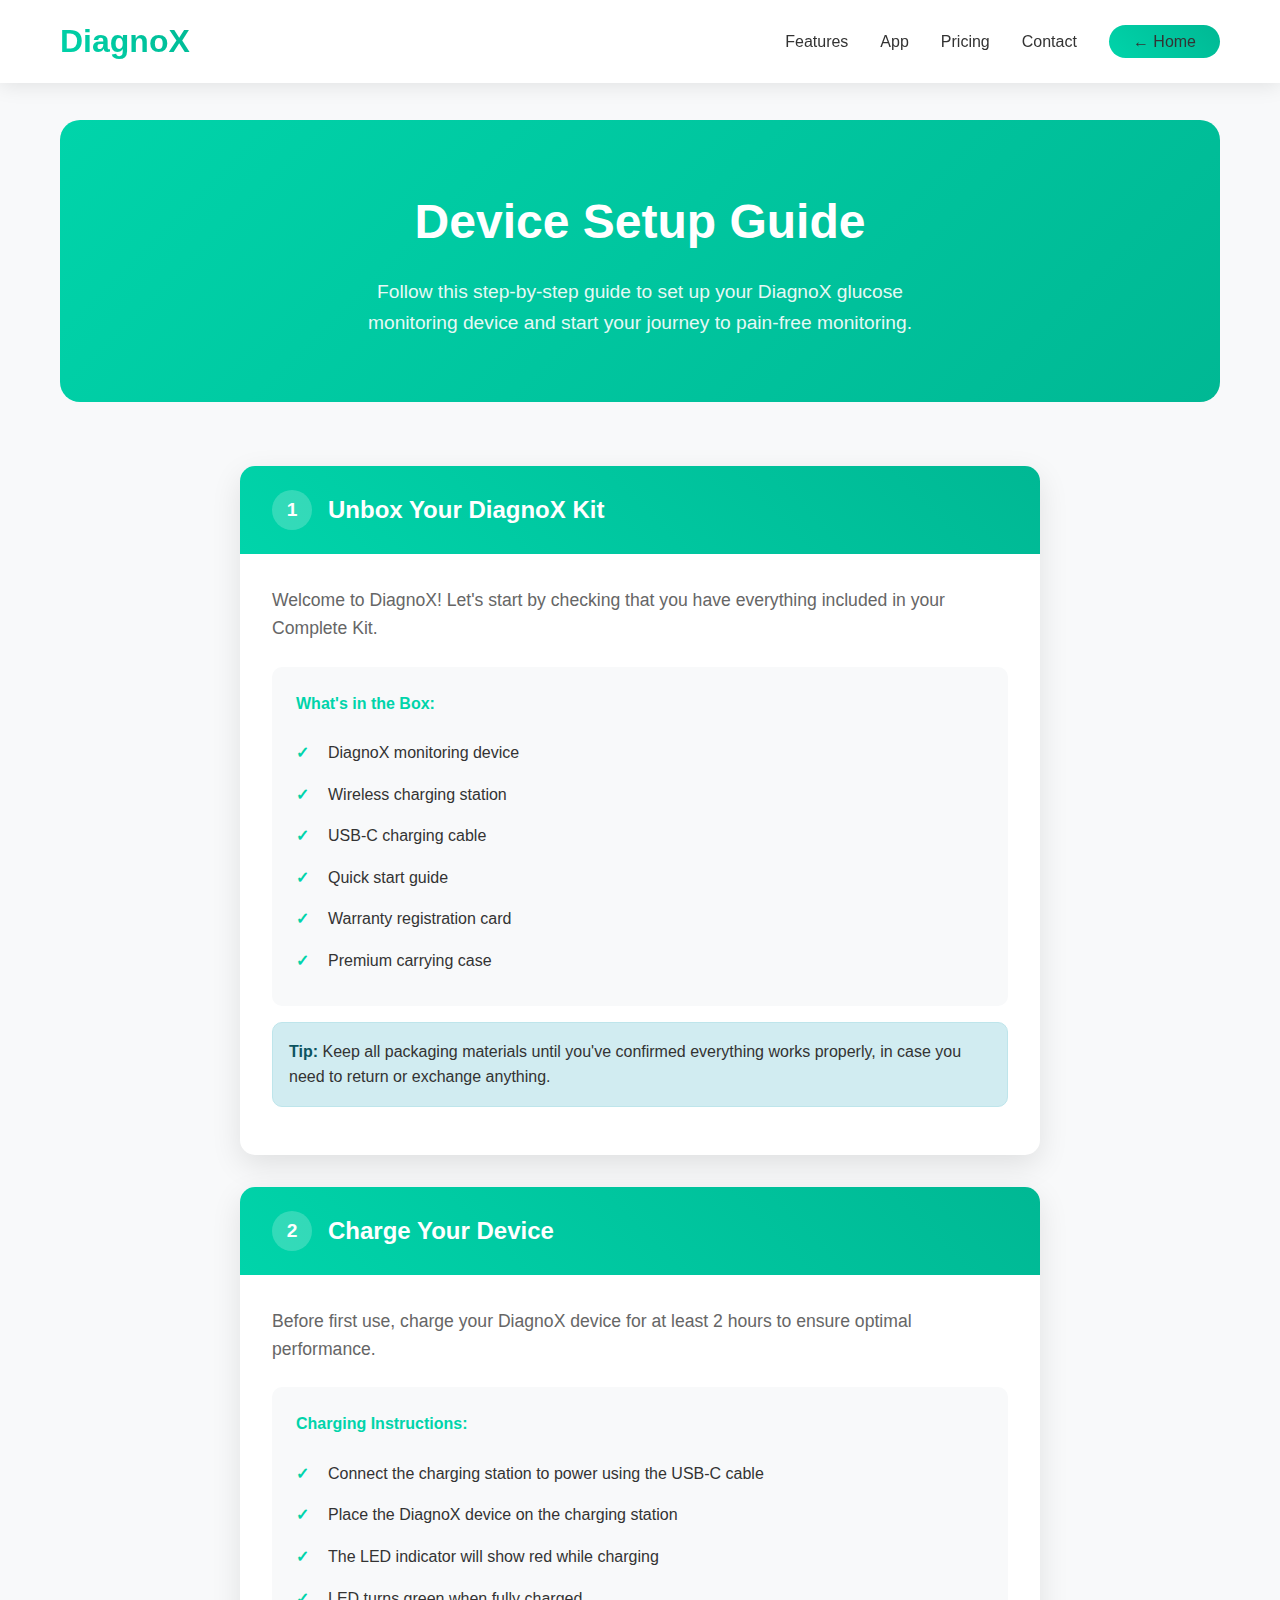
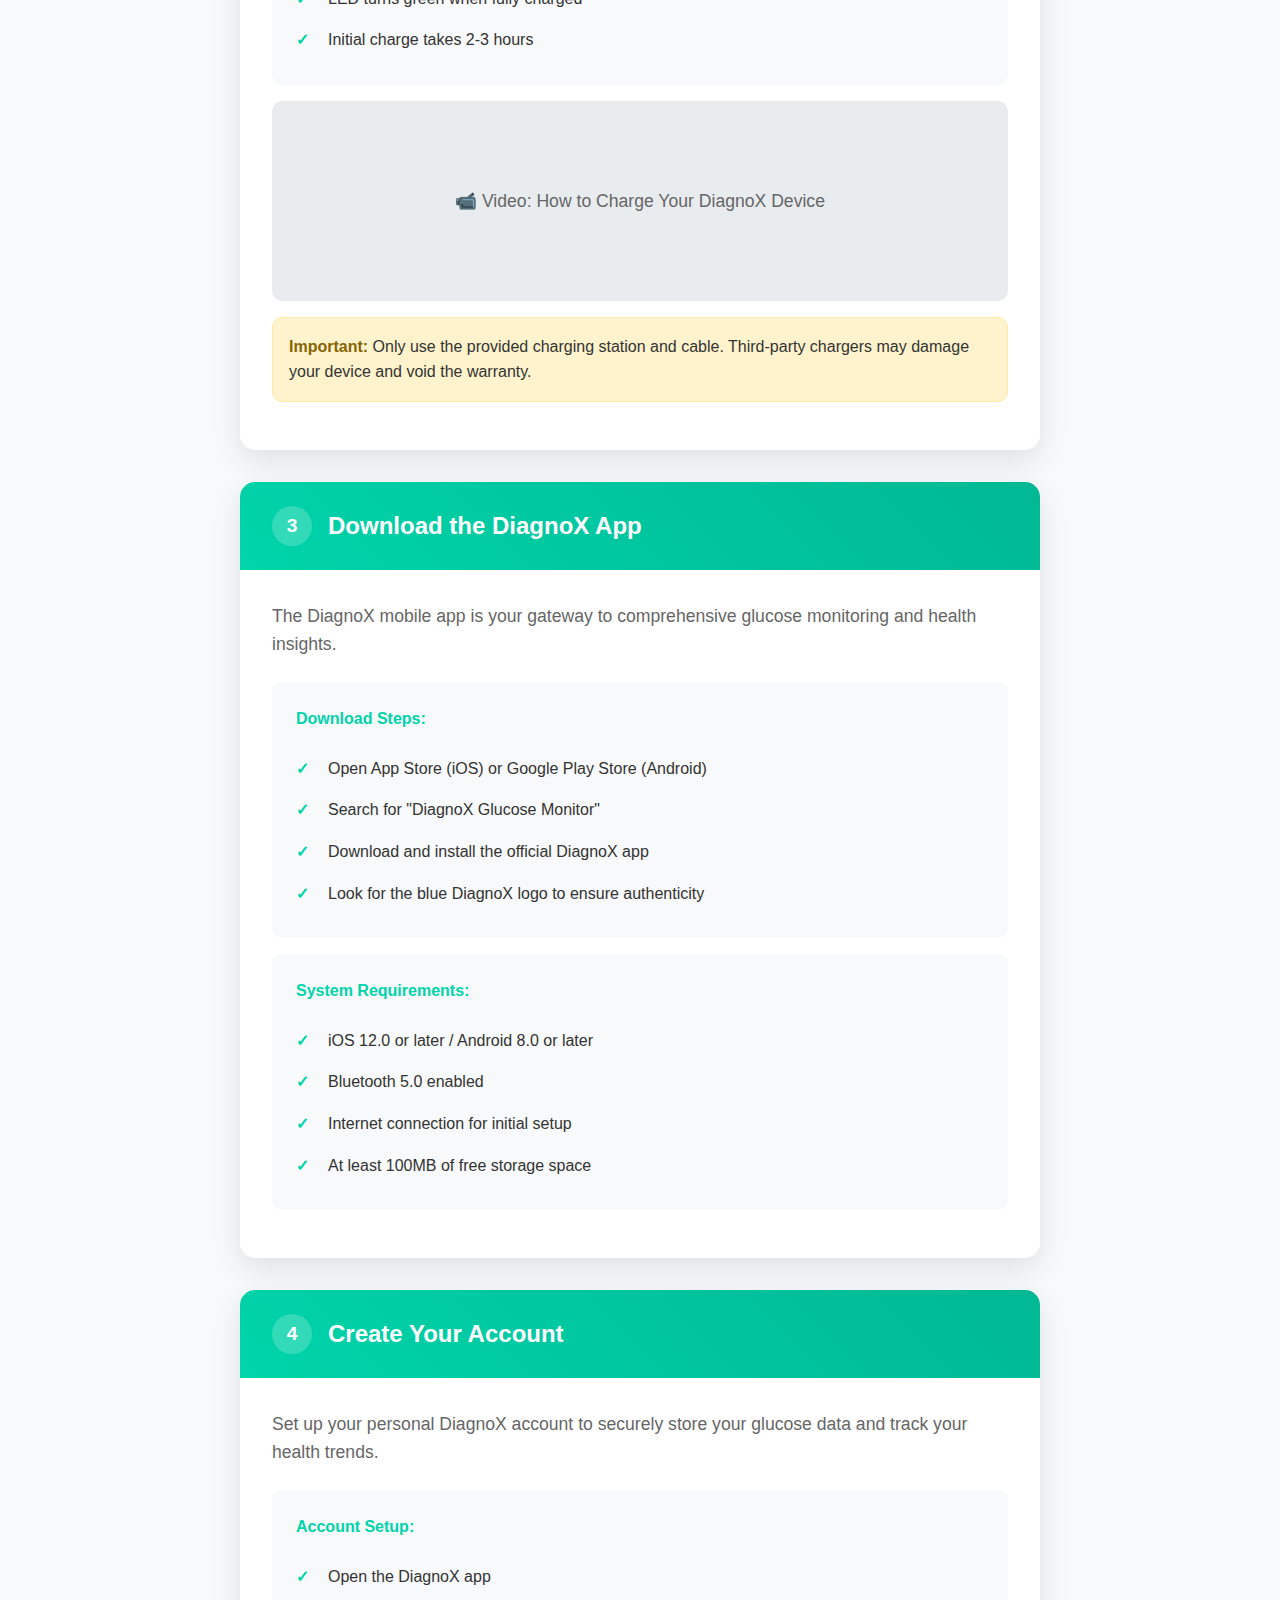
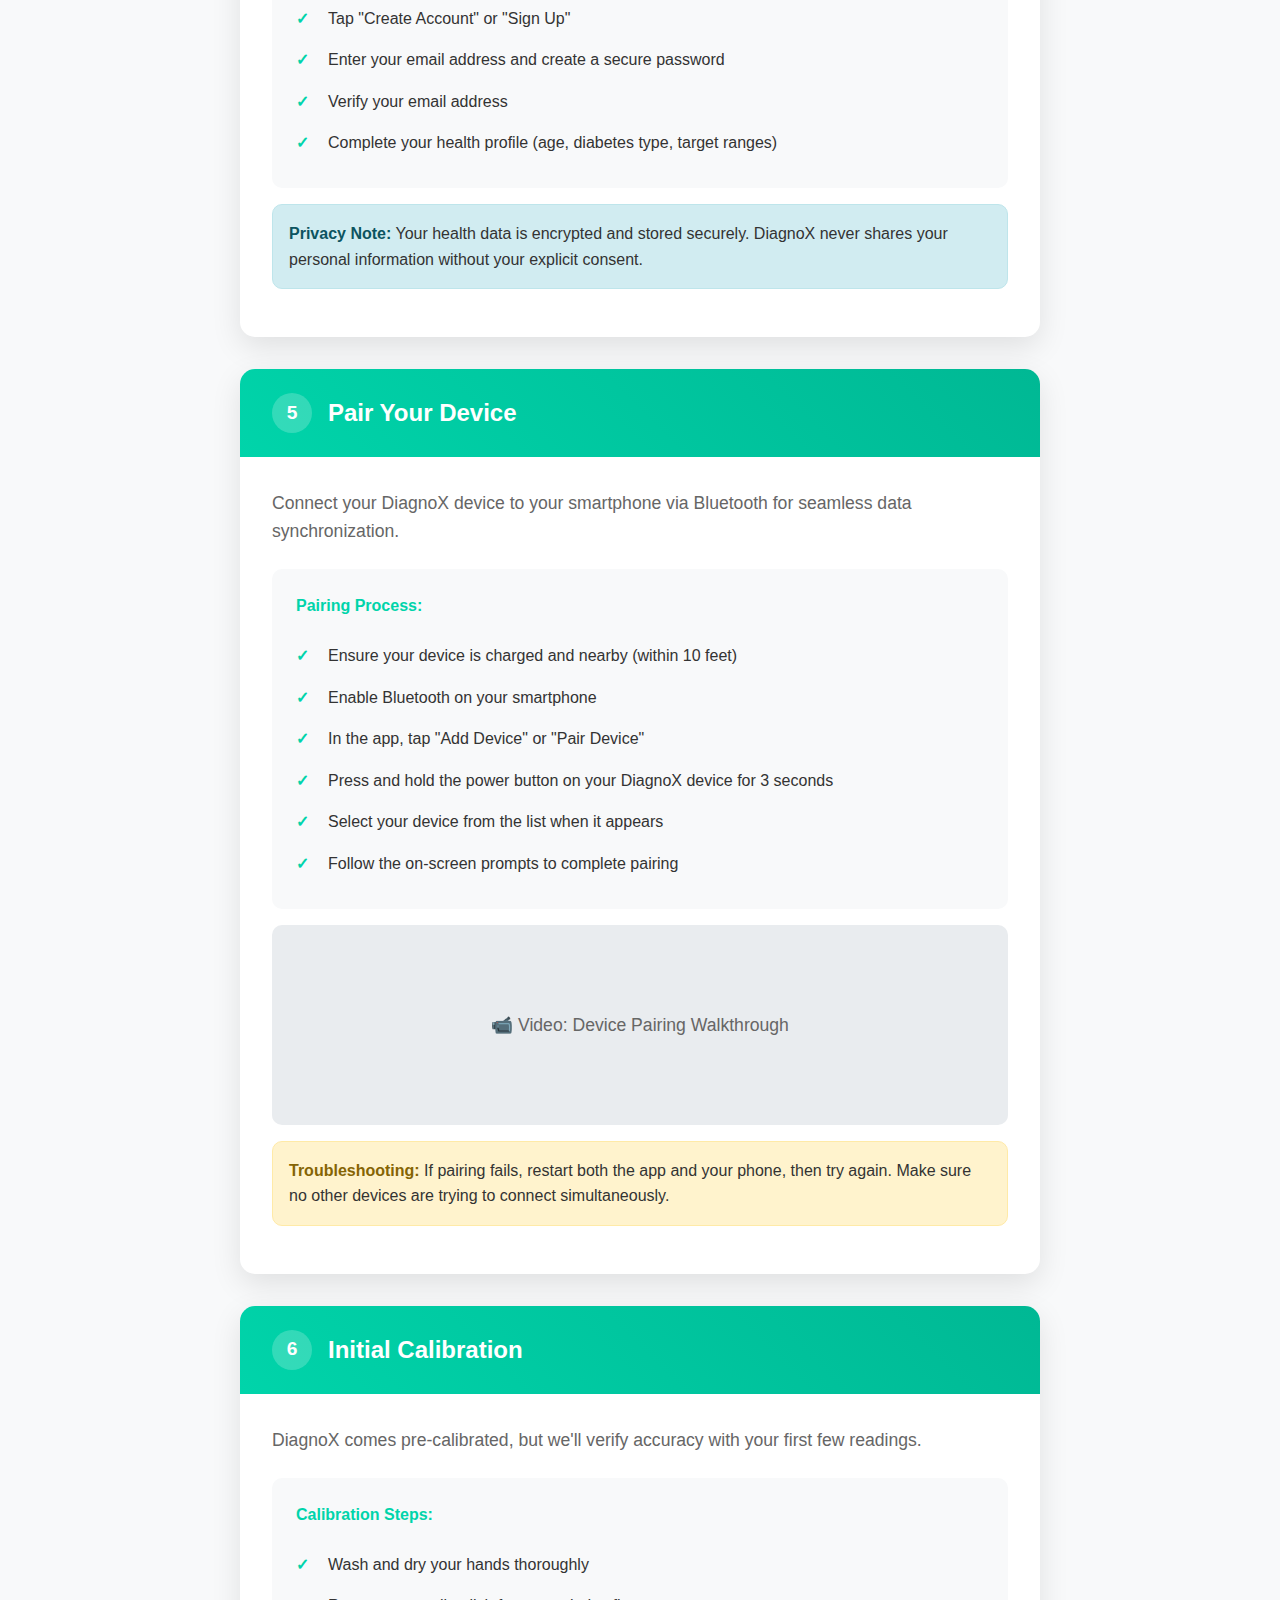
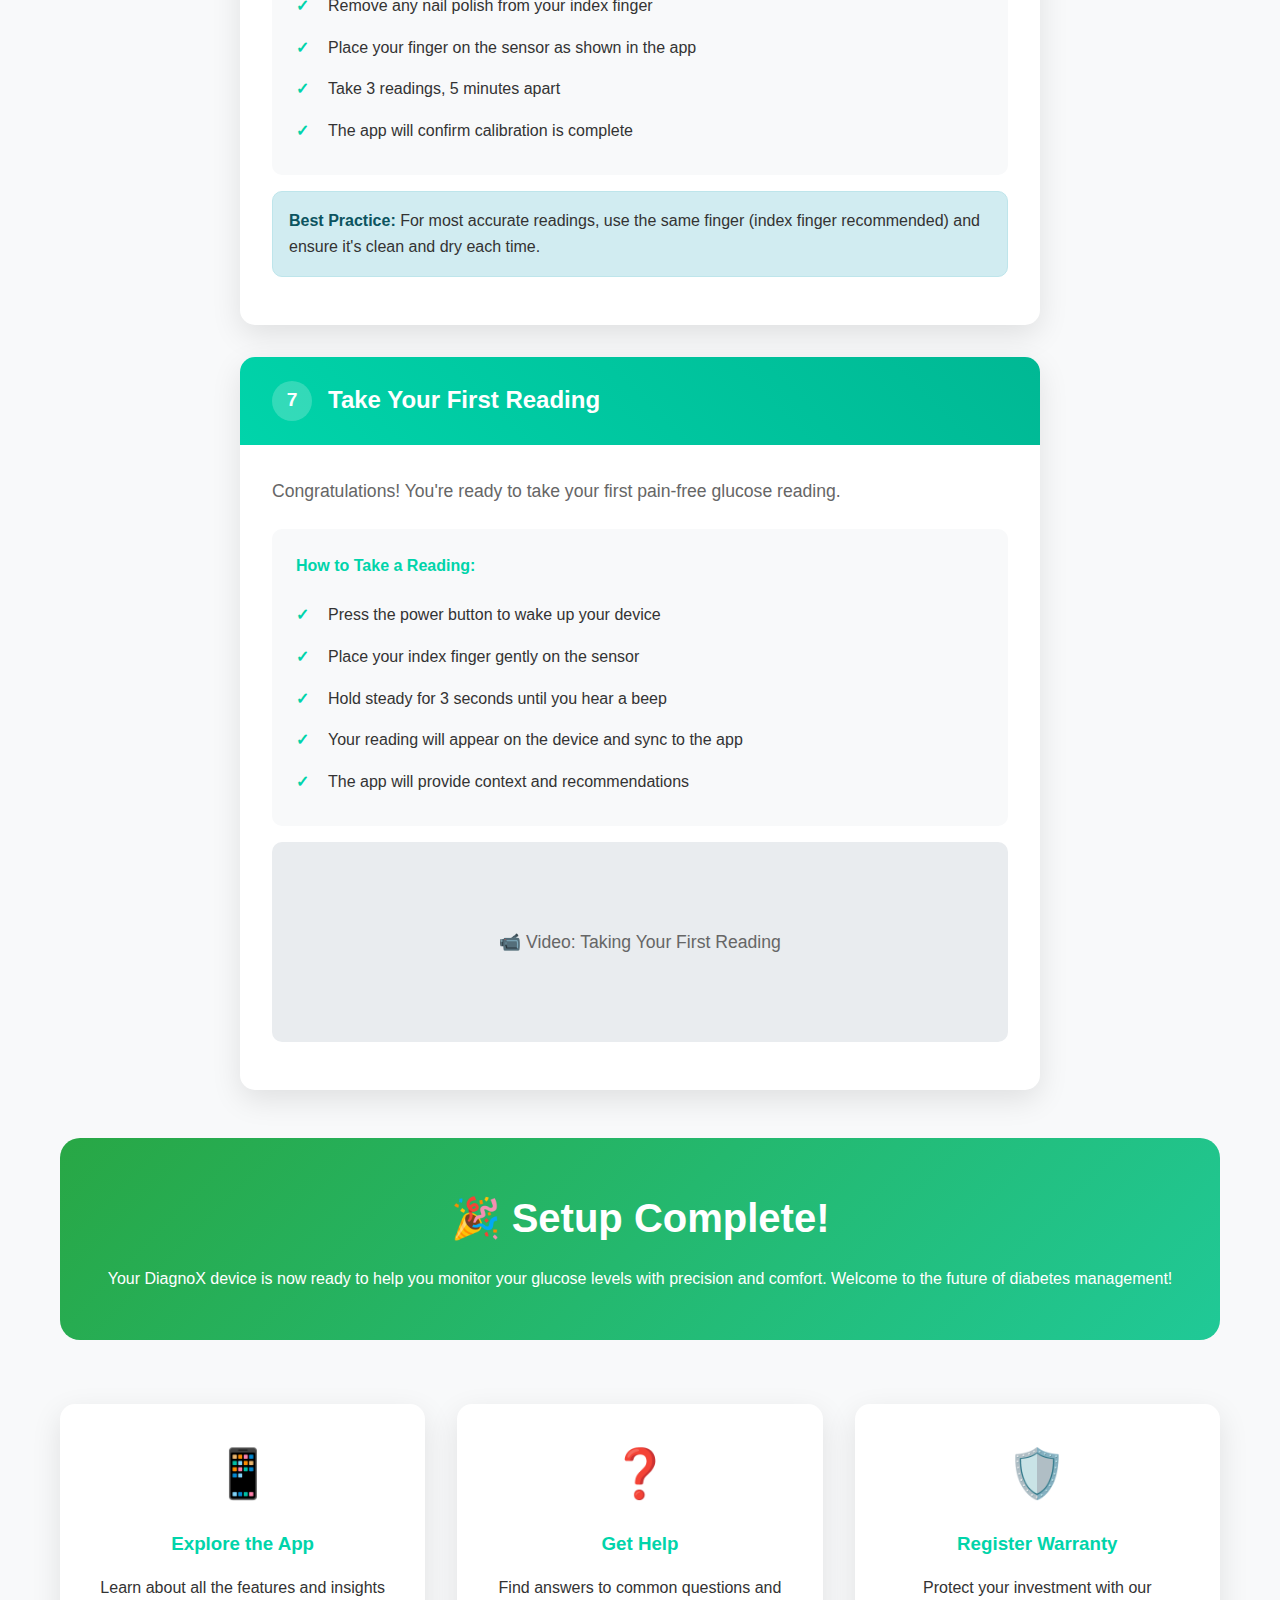
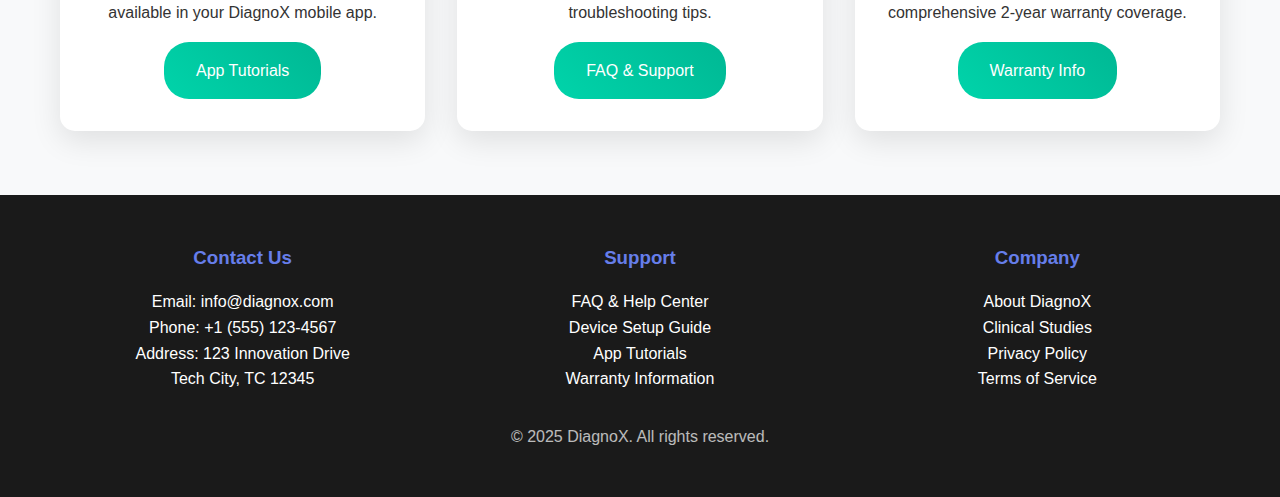
<file: setup.html>
<!DOCTYPE html>
<html lang="en">
<head>
    <meta charset="UTF-8">
    <meta name="viewport" content="width=device-width, initial-scale=1.0">
    <title>Device Setup Guide - DiagnoX</title>
    <style>
        * {
            margin: 0;
            padding: 0;
            box-sizing: border-box;
        }

        body {
            font-family: 'Segoe UI', Tahoma, Geneva, Verdana, sans-serif;
            line-height: 1.6;
            color: #333;
            background: #f8f9fa;
        }

        .container {
            max-width: 1200px;
            margin: 0 auto;
            padding: 0 20px;
        }

        header {
            position: fixed;
            top: 0;
            width: 100%;
            background: rgba(255, 255, 255, 0.95);
            backdrop-filter: blur(10px);
            z-index: 1000;
            padding: 1rem 0;
            box-shadow: 0 2px 20px rgba(0,0,0,0.1);
        }

        nav {
            display: flex;
            justify-content: space-between;
            align-items: center;
        }

        .logo {
            font-size: 2rem;
            font-weight: bold;
            background: linear-gradient(45deg, #00d4aa, #00b894);
            -webkit-background-clip: text;
            -webkit-text-fill-color: transparent;
            background-clip: text;
            text-decoration: none;
        }

        .nav-links {
            display: flex;
            list-style: none;
            gap: 2rem;
        }

        .nav-links a {
            text-decoration: none;
            color: #333;
            font-weight: 500;
            transition: color 0.3s ease;
        }

        .nav-links a:hover {
            color: #00d4aa;
        }

        .back-home {
            background: linear-gradient(45deg, #00d4aa, #00b894);
            color: white;
            padding: 0.5rem 1.5rem;
            border-radius: 25px;
            text-decoration: none;
            font-weight: 500;
            transition: transform 0.3s ease;
        }

        .back-home:hover {
            transform: translateY(-2px);
        }

        .main-content {
            padding-top: 120px;
            padding-bottom: 4rem;
            min-height: 100vh;
        }

        .page-header {
            text-align: center;
            margin-bottom: 4rem;
            background: linear-gradient(135deg, #00d4aa 0%, #00b894 100%);
            color: white;
            padding: 4rem 2rem;
            border-radius: 20px;
        }

        .page-header h1 {
            font-size: 3rem;
            margin-bottom: 1rem;
        }

        .page-header p {
            font-size: 1.2rem;
            opacity: 0.9;
            max-width: 600px;
            margin: 0 auto;
        }

        .setup-steps {
            max-width: 800px;
            margin: 0 auto;
        }

        .step-item {
            background: white;
            margin-bottom: 2rem;
            border-radius: 15px;
            box-shadow: 0 10px 30px rgba(0,0,0,0.1);
            overflow: hidden;
            transition: transform 0.3s ease;
        }

        .step-item:hover {
            transform: translateY(-5px);
        }

        .step-header {
            background: linear-gradient(45deg, #00d4aa, #00b894);
            color: white;
            padding: 1.5rem 2rem;
            display: flex;
            align-items: center;
            gap: 1rem;
        }

        .step-number {
            background: rgba(255,255,255,0.2);
            border-radius: 50%;
            width: 40px;
            height: 40px;
            display: flex;
            align-items: center;
            justify-content: center;
            font-weight: bold;
            font-size: 1.2rem;
        }

        .step-title {
            font-size: 1.5rem;
            font-weight: bold;
        }

        .step-content {
            padding: 2rem;
        }

        .step-description {
            font-size: 1.1rem;
            margin-bottom: 1.5rem;
            color: #666;
        }

        .step-details {
            background: #f8f9fa;
            padding: 1.5rem;
            border-radius: 10px;
            margin-bottom: 1rem;
        }

        .step-details h4 {
            color: #00d4aa;
            margin-bottom: 1rem;
        }

        .step-details ul {
            list-style: none;
            padding: 0;
        }

        .step-details li {
            padding: 0.5rem 0;
            position: relative;
            padding-left: 2rem;
        }

        .step-details li::before {
            content: '✓';
            position: absolute;
            left: 0;
            color: #00d4aa;
            font-weight: bold;
        }

        .warning-box {
            background: #fff3cd;
            border: 1px solid #ffeaa7;
            border-radius: 10px;
            padding: 1rem;
            margin: 1rem 0;
        }

        .warning-box strong {
            color: #856404;
        }

        .tip-box {
            background: #d1ecf1;
            border: 1px solid #bee5eb;
            border-radius: 10px;
            padding: 1rem;
            margin: 1rem 0;
        }

        .tip-box strong {
            color: #0c5460;
        }

        .video-placeholder {
            background: #e9ecef;
            height: 200px;
            border-radius: 10px;
            display: flex;
            align-items: center;
            justify-content: center;
            margin: 1rem 0;
            color: #666;
            font-size: 1.1rem;
        }

        .completion-banner {
            background: linear-gradient(135deg, #28a745, #20c997);
            color: white;
            padding: 3rem 2rem;
            border-radius: 20px;
            text-align: center;
            margin-top: 3rem;
        }

        .completion-banner h2 {
            margin-bottom: 1rem;
            font-size: 2.5rem;
        }

        .next-steps {
            display: grid;
            grid-template-columns: repeat(auto-fit, minmax(250px, 1fr));
            gap: 2rem;
            margin-top: 4rem;
        }

        .next-step-card {
            background: white;
            padding: 2rem;
            border-radius: 15px;
            box-shadow: 0 10px 30px rgba(0,0,0,0.1);
            text-align: center;
            transition: transform 0.3s ease;
        }

        .next-step-card:hover {
            transform: translateY(-5px);
        }

        .next-step-icon {
            font-size: 3rem;
            margin-bottom: 1rem;
        }

        .next-step-card h3 {
            color: #00d4aa;
            margin-bottom: 1rem;
        }

        .cta-button {
            display: inline-block;
            background: linear-gradient(45deg, #00d4aa, #00b894);
            color: white;
            padding: 1rem 2rem;
            border-radius: 25px;
            text-decoration: none;
            font-weight: 500;
            transition: transform 0.3s ease;
            margin-top: 1rem;
        }

        .cta-button:hover {
            transform: translateY(-2px);
        }

        .footer {
            background: #1a1a1a;
            color: white;
            padding: 3rem 0;
            text-align: center;
        }

        .footer-content {
            display: grid;
            grid-template-columns: repeat(auto-fit, minmax(250px, 1fr));
            gap: 2rem;
            margin-bottom: 2rem;
        }

        .footer-section h3 {
            margin-bottom: 1rem;
            color: #667eea;
        }

        .footer-section a {
            color: white;
            text-decoration: none;
            transition: color 0.3s ease;
        }

        .footer-section a:hover {
            color: #00d4aa;
        }

        @media (max-width: 768px) {
            .nav-links {
                display: none;
            }
            
            .page-header h1 {
                font-size: 2rem;
            }
            
            .step-header {
                flex-direction: column;
                text-align: center;
                gap: 0.5rem;
            }
        }
    </style>
</head>
<body>
    <header>
        <nav class="container">
            <a href="index.html" class="logo">DiagnoX</a>
            <ul class="nav-links">
                <li><a href="index.html#features">Features</a></li>
                <li><a href="index.html#app">App</a></li>
                <li><a href="index.html#pricing">Pricing</a></li>
                <li><a href="index.html#contact">Contact</a></li>
                <li><a href="index.html" class="back-home">← Home</a></li>
            </ul>
        </nav>
    </header>

    <main class="main-content">
        <div class="container">
            <div class="page-header">
                <h1>Device Setup Guide</h1>
                <p>Follow this step-by-step guide to set up your DiagnoX glucose monitoring device and start your journey to pain-free monitoring.</p>
            </div>

            <div class="setup-steps">
                <div class="step-item">
                    <div class="step-header">
                        <div class="step-number">1</div>
                        <div class="step-title">Unbox Your DiagnoX Kit</div>
                    </div>
                    <div class="step-content">
                        <div class="step-description">
                            Welcome to DiagnoX! Let's start by checking that you have everything included in your Complete Kit.
                        </div>
                        <div class="step-details">
                            <h4>What's in the Box:</h4>
                            <ul>
                                <li>DiagnoX monitoring device</li>
                                <li>Wireless charging station</li>
                                <li>USB-C charging cable</li>
                                <li>Quick start guide</li>
                                <li>Warranty registration card</li>
                                <li>Premium carrying case</li>
                            </ul>
                        </div>
                        <div class="tip-box">
                            <strong>Tip:</strong> Keep all packaging materials until you've confirmed everything works properly, in case you need to return or exchange anything.
                        </div>
                    </div>
                </div>

                <div class="step-item">
                    <div class="step-header">
                        <div class="step-number">2</div>
                        <div class="step-title">Charge Your Device</div>
                    </div>
                    <div class="step-content">
                        <div class="step-description">
                            Before first use, charge your DiagnoX device for at least 2 hours to ensure optimal performance.
                        </div>
                        <div class="step-details">
                            <h4>Charging Instructions:</h4>
                            <ul>
                                <li>Connect the charging station to power using the USB-C cable</li>
                                <li>Place the DiagnoX device on the charging station</li>
                                <li>The LED indicator will show red while charging</li>
                                <li>LED turns green when fully charged</li>
                                <li>Initial charge takes 2-3 hours</li>
                            </ul>
                        </div>
                        <div class="video-placeholder">
                            📹 Video: How to Charge Your DiagnoX Device
                        </div>
                        <div class="warning-box">
                            <strong>Important:</strong> Only use the provided charging station and cable. Third-party chargers may damage your device and void the warranty.
                        </div>
                    </div>
                </div>

                <div class="step-item">
                    <div class="step-header">
                        <div class="step-number">3</div>
                        <div class="step-title">Download the DiagnoX App</div>
                    </div>
                    <div class="step-content">
                        <div class="step-description">
                            The DiagnoX mobile app is your gateway to comprehensive glucose monitoring and health insights.
                        </div>
                        <div class="step-details">
                            <h4>Download Steps:</h4>
                            <ul>
                                <li>Open App Store (iOS) or Google Play Store (Android)</li>
                                <li>Search for "DiagnoX Glucose Monitor"</li>
                                <li>Download and install the official DiagnoX app</li>
                                <li>Look for the blue DiagnoX logo to ensure authenticity</li>
                            </ul>
                        </div>
                        <div class="step-details">
                            <h4>System Requirements:</h4>
                            <ul>
                                <li>iOS 12.0 or later / Android 8.0 or later</li>
                                <li>Bluetooth 5.0 enabled</li>
                                <li>Internet connection for initial setup</li>
                                <li>At least 100MB of free storage space</li>
                            </ul>
                        </div>
                    </div>
                </div>

                <div class="step-item">
                    <div class="step-header">
                        <div class="step-number">4</div>
                        <div class="step-title">Create Your Account</div>
                    </div>
                    <div class="step-content">
                        <div class="step-description">
                            Set up your personal DiagnoX account to securely store your glucose data and track your health trends.
                        </div>
                        <div class="step-details">
                            <h4>Account Setup:</h4>
                            <ul>
                                <li>Open the DiagnoX app</li>
                                <li>Tap "Create Account" or "Sign Up"</li>
                                <li>Enter your email address and create a secure password</li>
                                <li>Verify your email address</li>
                                <li>Complete your health profile (age, diabetes type, target ranges)</li>
                            </ul>
                        </div>
                        <div class="tip-box">
                            <strong>Privacy Note:</strong> Your health data is encrypted and stored securely. DiagnoX never shares your personal information without your explicit consent.
                        </div>
                    </div>
                </div>

                <div class="step-item">
                    <div class="step-header">
                        <div class="step-number">5</div>
                        <div class="step-title">Pair Your Device</div>
                    </div>
                    <div class="step-content">
                        <div class="step-description">
                            Connect your DiagnoX device to your smartphone via Bluetooth for seamless data synchronization.
                        </div>
                        <div class="step-details">
                            <h4>Pairing Process:</h4>
                            <ul>
                                <li>Ensure your device is charged and nearby (within 10 feet)</li>
                                <li>Enable Bluetooth on your smartphone</li>
                                <li>In the app, tap "Add Device" or "Pair Device"</li>
                                <li>Press and hold the power button on your DiagnoX device for 3 seconds</li>
                                <li>Select your device from the list when it appears</li>
                                <li>Follow the on-screen prompts to complete pairing</li>
                            </ul>
                        </div>
                        <div class="video-placeholder">
                            📹 Video: Device Pairing Walkthrough
                        </div>
                        <div class="warning-box">
                            <strong>Troubleshooting:</strong> If pairing fails, restart both the app and your phone, then try again. Make sure no other devices are trying to connect simultaneously.
                        </div>
                    </div>
                </div>

                <div class="step-item">
                    <div class="step-header">
                        <div class="step-number">6</div>
                        <div class="step-title">Initial Calibration</div>
                    </div>
                    <div class="step-content">
                        <div class="step-description">
                            DiagnoX comes pre-calibrated, but we'll verify accuracy with your first few readings.
                        </div>
                        <div class="step-details">
                            <h4>Calibration Steps:</h4>
                            <ul>
                                <li>Wash and dry your hands thoroughly</li>
                                <li>Remove any nail polish from your index finger</li>
                                <li>Place your finger on the sensor as shown in the app</li>
                                <li>Take 3 readings, 5 minutes apart</li>
                                <li>The app will confirm calibration is complete</li>
                            </ul>
                        </div>
                        <div class="tip-box">
                            <strong>Best Practice:</strong> For most accurate readings, use the same finger (index finger recommended) and ensure it's clean and dry each time.
                        </div>
                    </div>
                </div>

                <div class="step-item">
                    <div class="step-header">
                        <div class="step-number">7</div>
                        <div class="step-title">Take Your First Reading</div>
                    </div>
                    <div class="step-content">
                        <div class="step-description">
                            Congratulations! You're ready to take your first pain-free glucose reading.
                        </div>
                        <div class="step-details">
                            <h4>How to Take a Reading:</h4>
                            <ul>
                                <li>Press the power button to wake up your device</li>
                                <li>Place your index finger gently on the sensor</li>
                                <li>Hold steady for 3 seconds until you hear a beep</li>
                                <li>Your reading will appear on the device and sync to the app</li>
                                <li>The app will provide context and recommendations</li>
                            </ul>
                        </div>
                        <div class="video-placeholder">
                            📹 Video: Taking Your First Reading
                        </div>
                    </div>
                </div>
            </div>

            <div class="completion-banner">
                <h2>🎉 Setup Complete!</h2>
                <p>Your DiagnoX device is now ready to help you monitor your glucose levels with precision and comfort. Welcome to the future of diabetes management!</p>
            </div>

            <div class="next-steps">
                <div class="next-step-card">
                    <div class="next-step-icon">📱</div>
                    <h3>Explore the App</h3>
                    <p>Learn about all the features and insights available in your DiagnoX mobile app.</p>
                    <a href="tutorials.html" class="cta-button">App Tutorials</a>
                </div>
                <div class="next-step-card">
                    <div class="next-step-icon">❓</div>
                    <h3>Get Help</h3>
                    <p>Find answers to common questions and troubleshooting tips.</p>
                    <a href="faq.html" class="cta-button">FAQ & Support</a>
                </div>
                <div class="next-step-card">
                    <div class="next-step-icon">🛡️</div>
                    <h3>Register Warranty</h3>
                    <p>Protect your investment with our comprehensive 2-year warranty coverage.</p>
                    <a href="warranty.html" class="cta-button">Warranty Info</a>
                </div>
            </div>
        </div>
    </main>

    <footer class="footer">
        <div class="container">
            <div class="footer-content">
                <div class="footer-section">
                    <h3>Contact Us</h3>
                    <p>Email: info@diagnox.com</p>
                    <p>Phone: +1 (555) 123-4567</p>
                    <p>Address: 123 Innovation Drive<br>Tech City, TC 12345</p>
                </div>
                <div class="footer-section">
                    <h3>Support</h3>
                    <p><a href="faq.html">FAQ & Help Center</a></p>
                    <p><a href="setup.html">Device Setup Guide</a></p>
                    <p><a href="tutorials.html">App Tutorials</a></p>
                    <p><a href="warranty.html">Warranty Information</a></p>
                </div>
                <div class="footer-section">
                    <h3>Company</h3>
                    <p><a href="about.html">About DiagnoX</a></p>
                    <p><a href="studies.html">Clinical Studies</a></p>
                    <p><a href="privacy.html">Privacy Policy</a></p>
                    <p><a href="terms.html">Terms of Service</a></p>
                </div>
            </div>
            <p style="margin-top: 2rem; opacity: 0.7;">
                © 2025 DiagnoX. All rights reserved.
            </p>
        </div>
    </footer>

    <script>
        // Add any interactive functionality here
        document.addEventListener('DOMContentLoaded', function() {
            // Smooth scrolling for internal links
            document.querySelectorAll('a[href^="#"]').forEach(anchor => {
                anchor.addEventListener('click', function (e) {
                    e.preventDefault();
                    const target = document.querySelector(this.getAttribute('href'));
                    if (target) {
                        target.scrollIntoView({
                            behavior: 'smooth',
                            block: 'start'
                        });
                    }
                });
            });
        });
    </script>
</body>
</html>
</file>
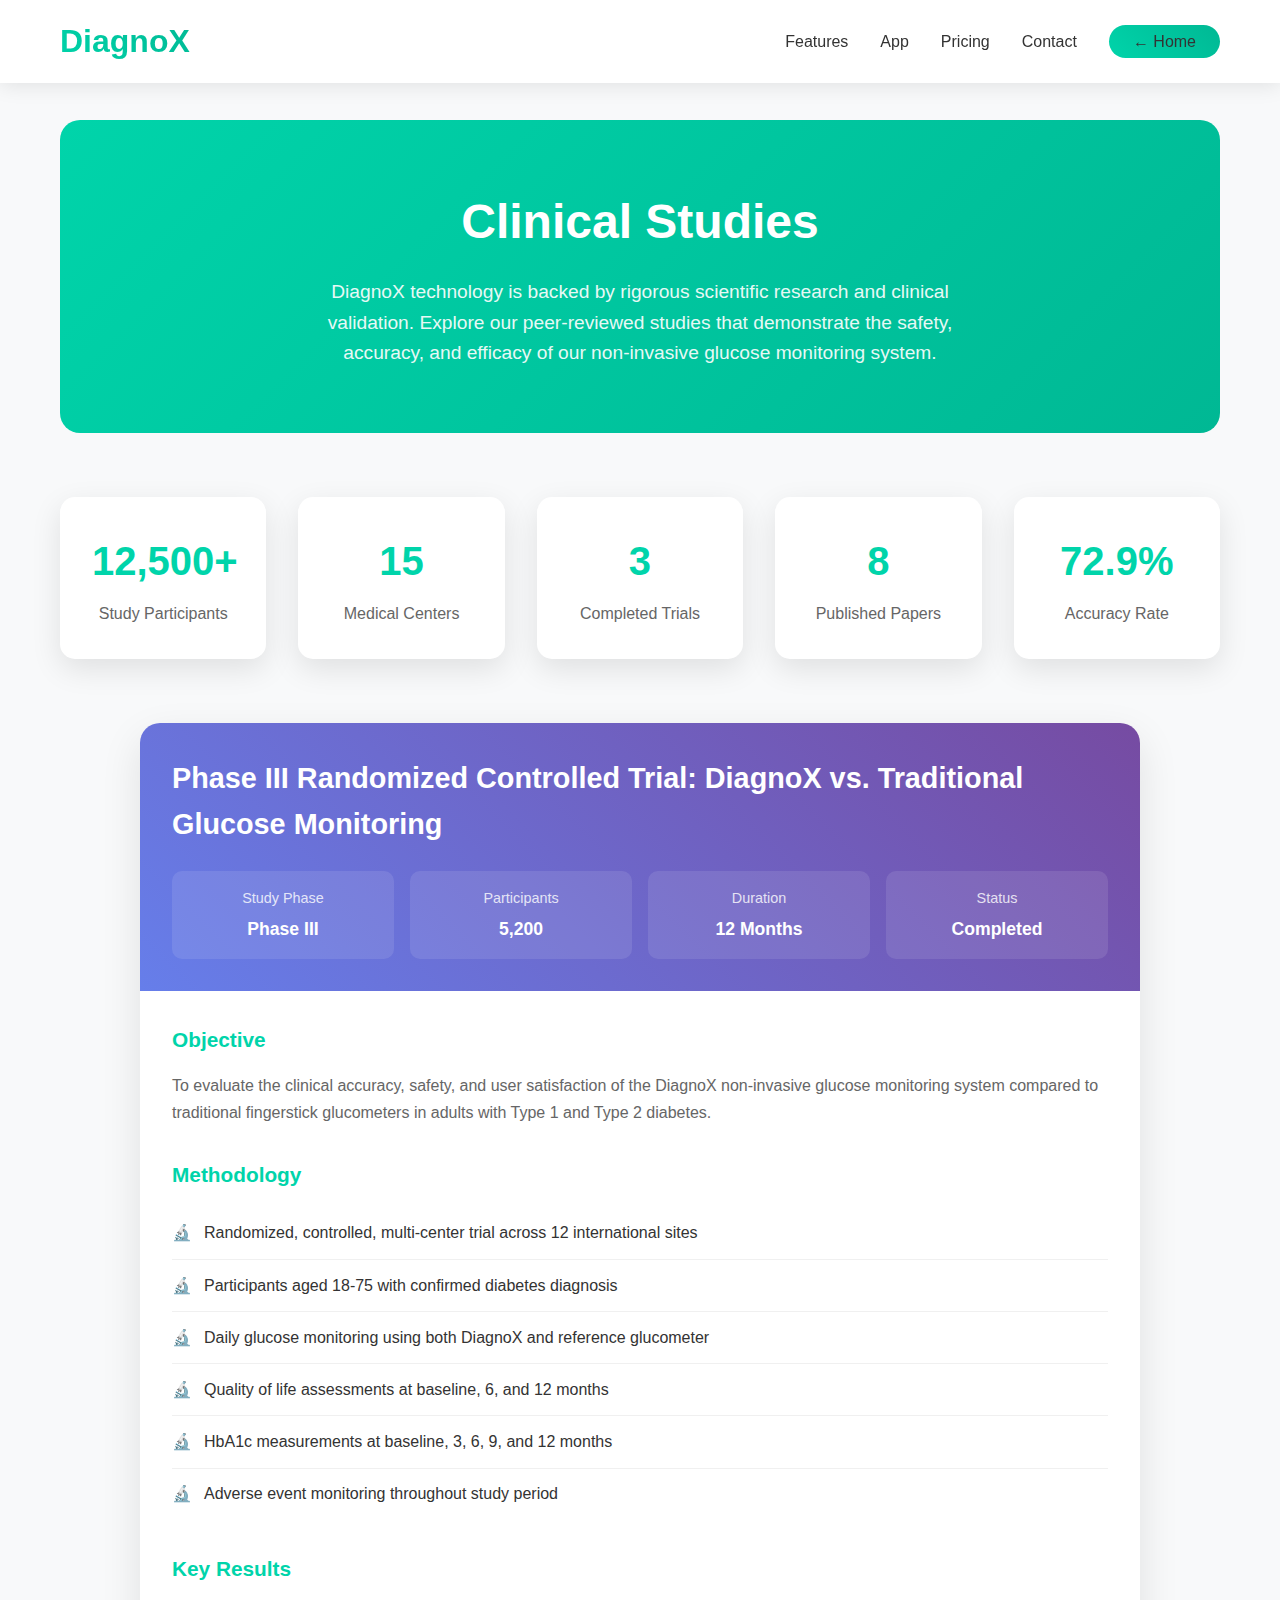
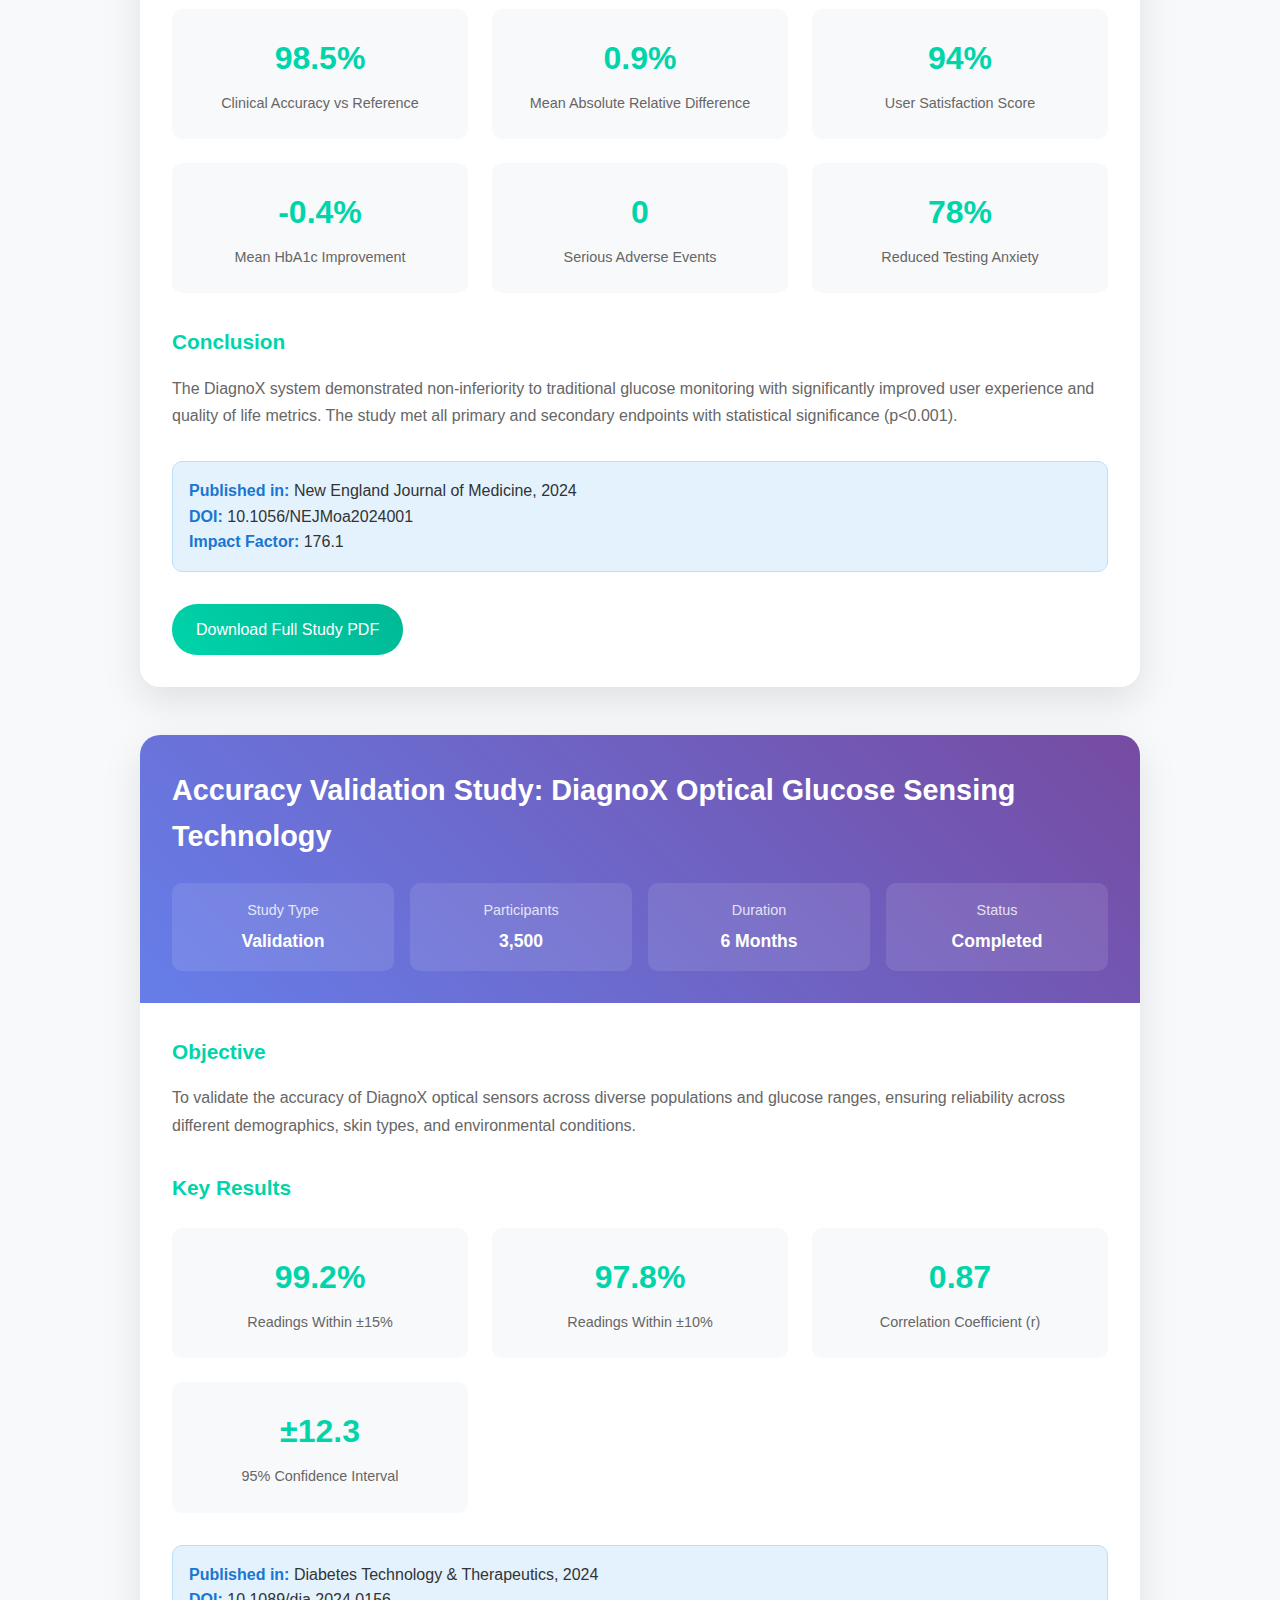
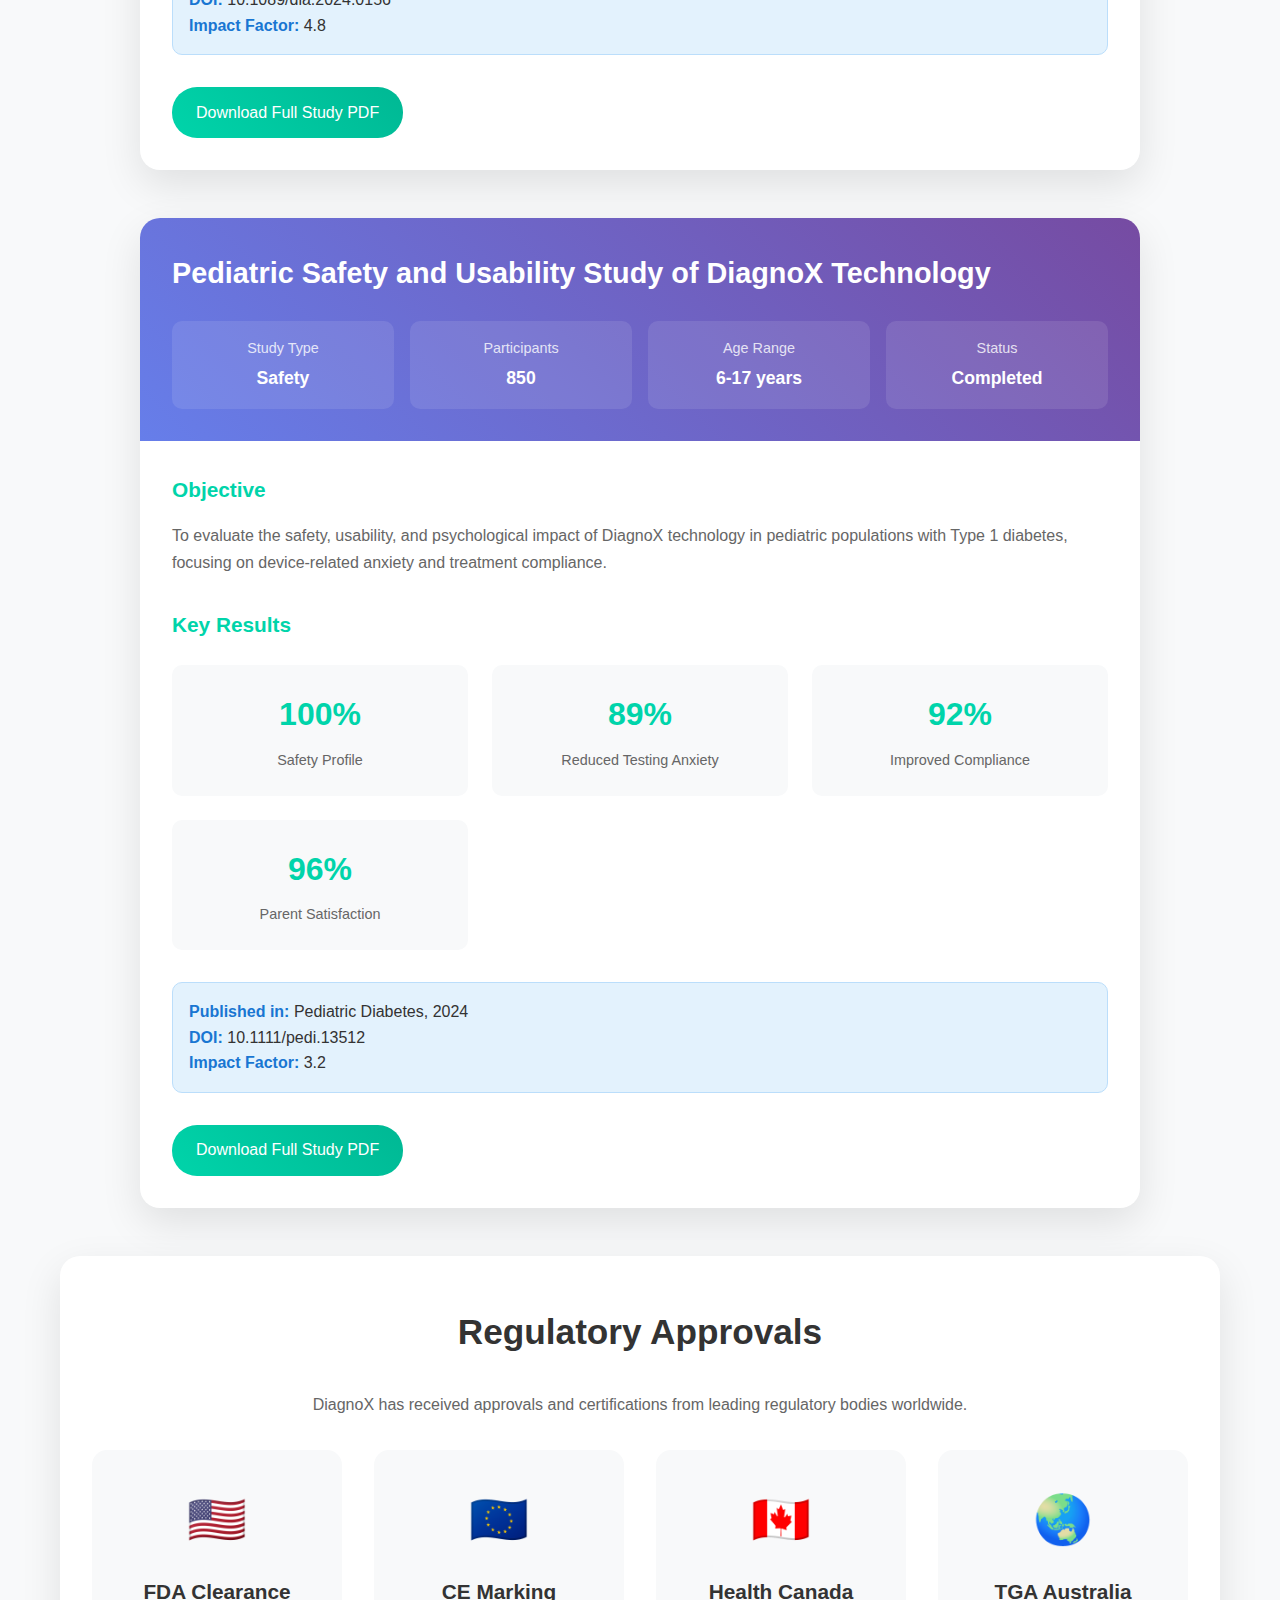
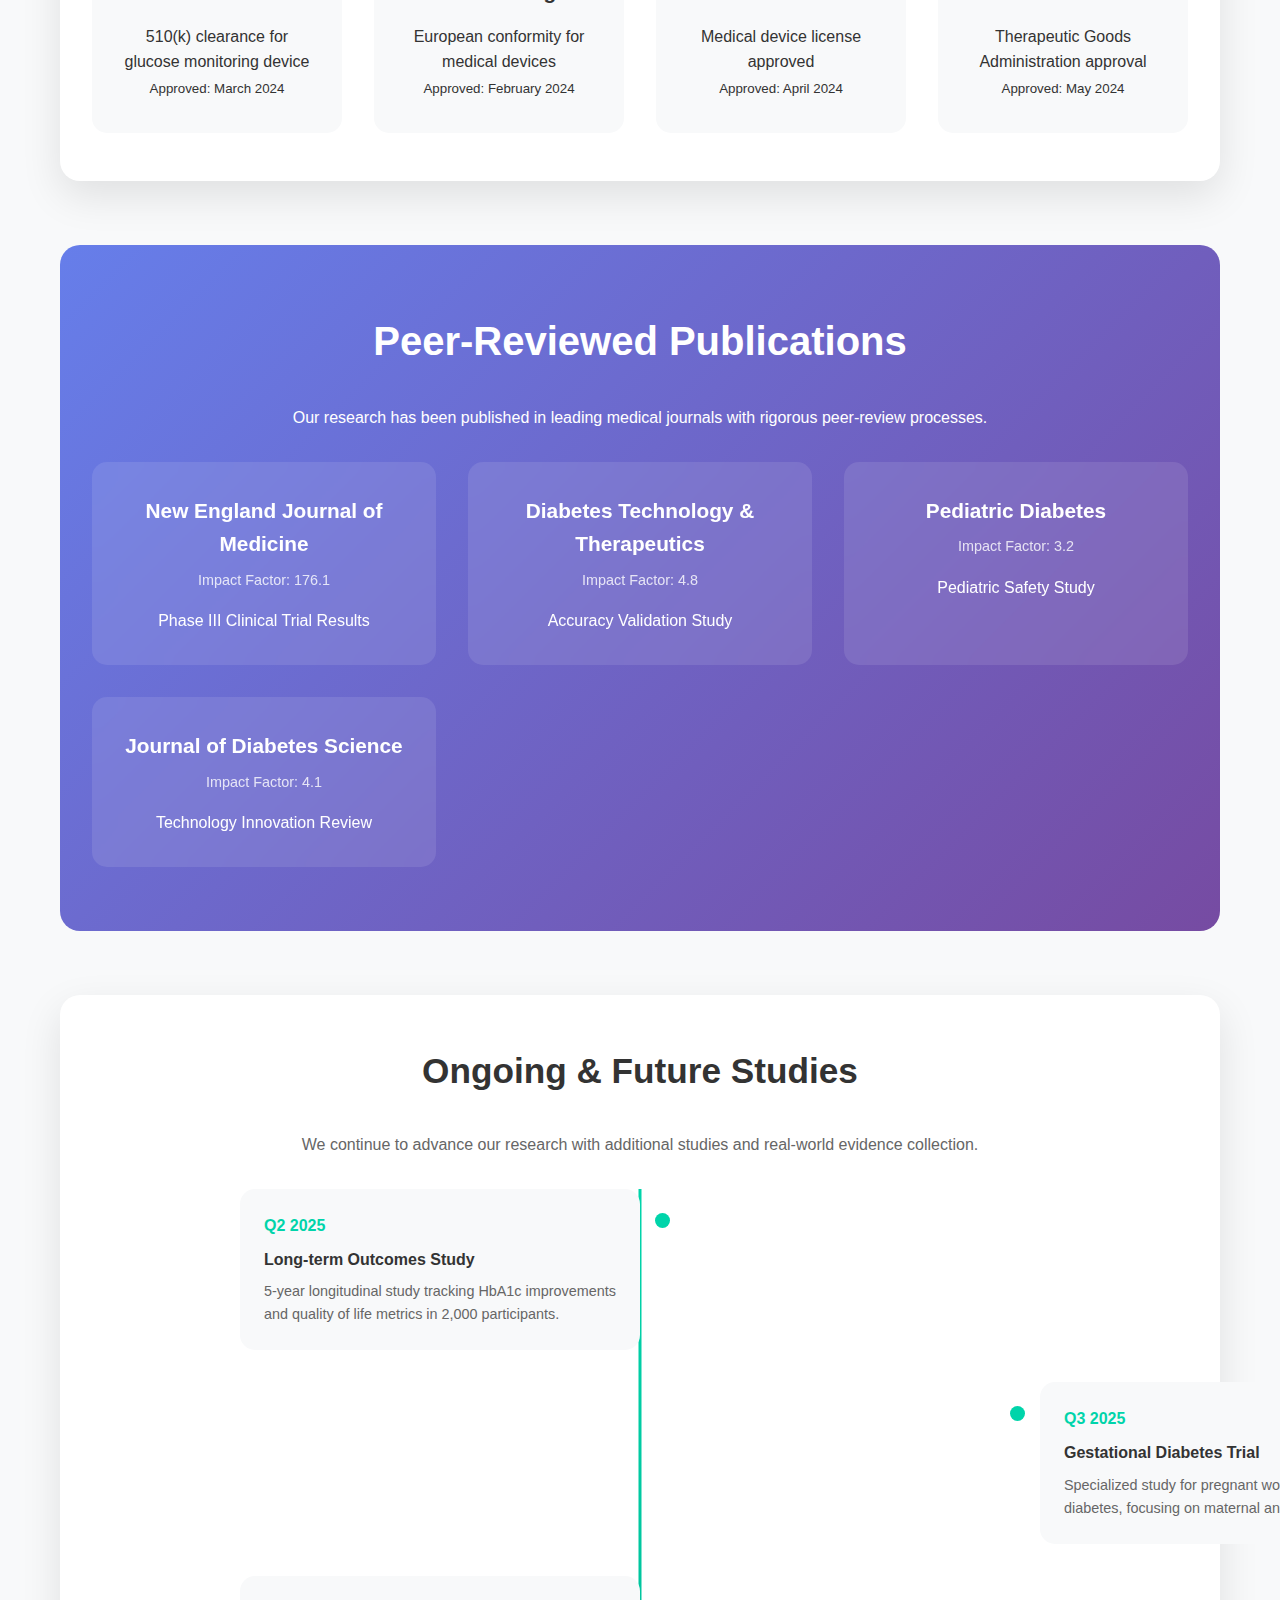
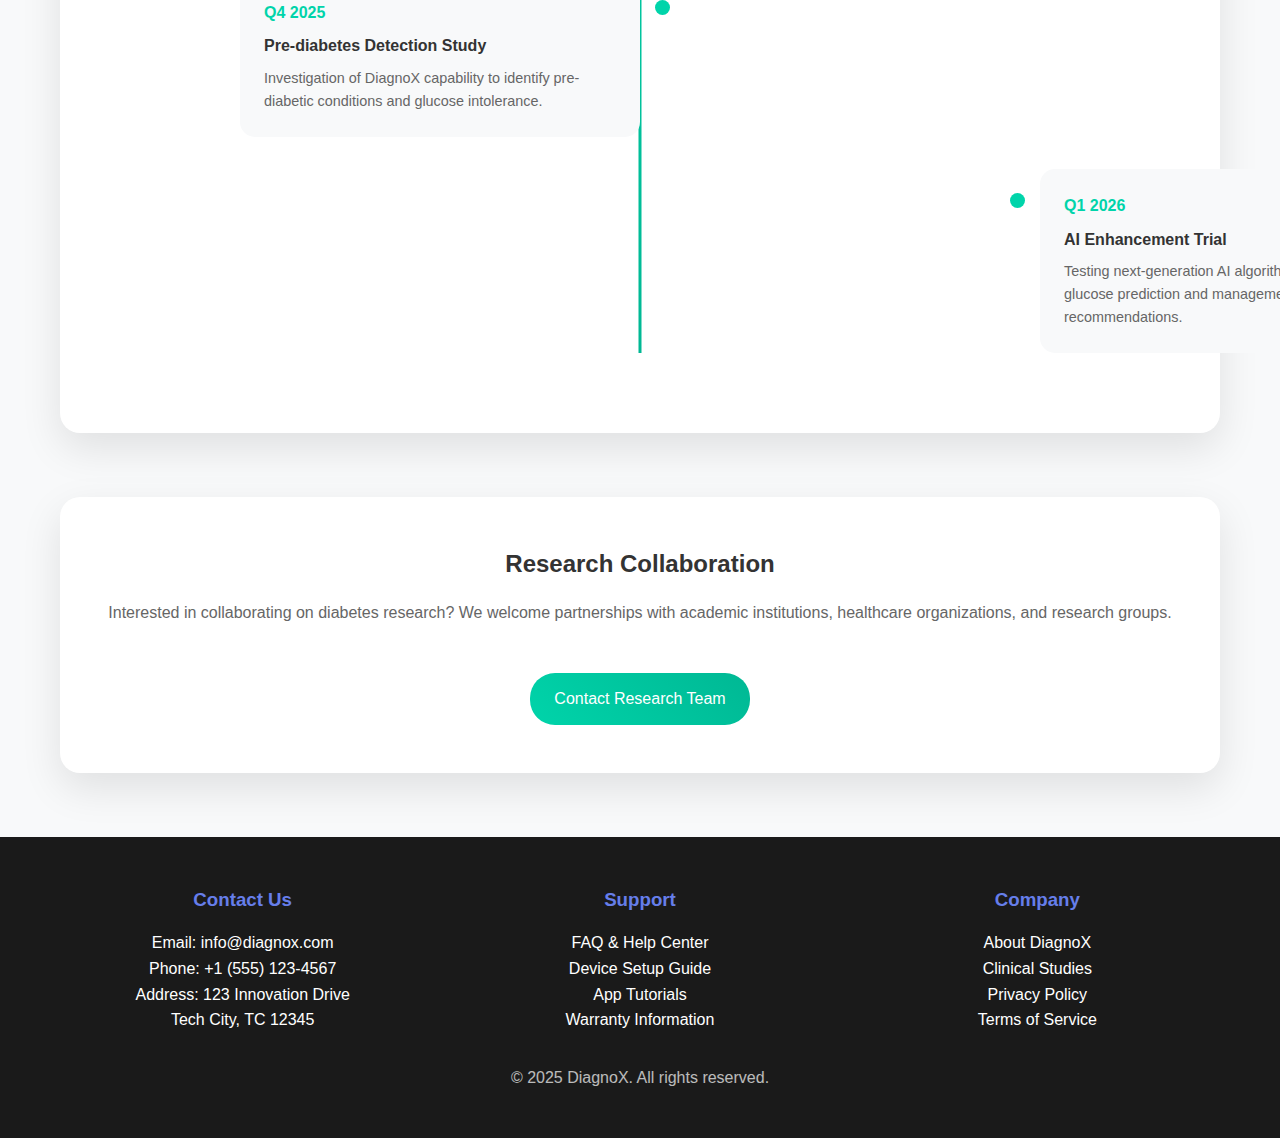
<file: studies.html>
<!DOCTYPE html>
<html lang="en">
<head>
    <meta charset="UTF-8">
    <meta name="viewport" content="width=device-width, initial-scale=1.0">
    <title>Clinical Studies - DiagnoX</title>
    <style>
        * {
            margin: 0;
            padding: 0;
            box-sizing: border-box;
        }

        body {
            font-family: 'Segoe UI', Tahoma, Geneva, Verdana, sans-serif;
            line-height: 1.6;
            color: #333;
            background: #f8f9fa;
        }

        .container {
            max-width: 1200px;
            margin: 0 auto;
            padding: 0 20px;
        }

        header {
            position: fixed;
            top: 0;
            width: 100%;
            background: rgba(255, 255, 255, 0.95);
            backdrop-filter: blur(10px);
            z-index: 1000;
            padding: 1rem 0;
            box-shadow: 0 2px 20px rgba(0,0,0,0.1);
        }

        nav {
            display: flex;
            justify-content: space-between;
            align-items: center;
        }

        .logo {
            font-size: 2rem;
            font-weight: bold;
            background: linear-gradient(45deg, #00d4aa, #00b894);
            -webkit-background-clip: text;
            -webkit-text-fill-color: transparent;
            background-clip: text;
            text-decoration: none;
        }

        .nav-links {
            display: flex;
            list-style: none;
            gap: 2rem;
        }

        .nav-links a {
            text-decoration: none;
            color: #333;
            font-weight: 500;
            transition: color 0.3s ease;
        }

        .nav-links a:hover {
            color: #00d4aa;
        }

        .back-home {
            background: linear-gradient(45deg, #00d4aa, #00b894);
            color: white;
            padding: 0.5rem 1.5rem;
            border-radius: 25px;
            text-decoration: none;
            font-weight: 500;
            transition: transform 0.3s ease;
        }

        .back-home:hover {
            transform: translateY(-2px);
        }

        .main-content {
            padding-top: 120px;
            padding-bottom: 4rem;
            min-height: 100vh;
        }

        .page-header {
            text-align: center;
            margin-bottom: 4rem;
            background: linear-gradient(135deg, #00d4aa 0%, #00b894 100%);
            color: white;
            padding: 4rem 2rem;
            border-radius: 20px;
        }

        .page-header h1 {
            font-size: 3rem;
            margin-bottom: 1rem;
        }

        .page-header p {
            font-size: 1.2rem;
            opacity: 0.9;
            max-width: 700px;
            margin: 0 auto;
        }

        .overview-stats {
            display: grid;
            grid-template-columns: repeat(auto-fit, minmax(200px, 1fr));
            gap: 2rem;
            margin-bottom: 4rem;
        }

        .stat-card {
            background: white;
            padding: 2rem;
            border-radius: 15px;
            box-shadow: 0 10px 30px rgba(0,0,0,0.1);
            text-align: center;
            transition: transform 0.3s ease;
        }

        .stat-card:hover {
            transform: translateY(-5px);
        }

        .stat-number {
            font-size: 2.5rem;
            font-weight: bold;
            color: #00d4aa;
            margin-bottom: 0.5rem;
        }

        .stat-label {
            color: #666;
            font-size: 1rem;
        }

        .studies-container {
            max-width: 1000px;
            margin: 0 auto;
        }

        .study-item {
            background: white;
            margin-bottom: 3rem;
            border-radius: 20px;
            box-shadow: 0 15px 40px rgba(0,0,0,0.1);
            overflow: hidden;
            transition: transform 0.3s ease;
        }

        .study-item:hover {
            transform: translateY(-5px);
        }

        .study-header {
            background: linear-gradient(45deg, #667eea, #764ba2);
            color: white;
            padding: 2rem;
        }

        .study-title {
            font-size: 1.8rem;
            margin-bottom: 1rem;
            font-weight: bold;
        }

        .study-meta {
            display: grid;
            grid-template-columns: repeat(auto-fit, minmax(200px, 1fr));
            gap: 1rem;
            margin-top: 1.5rem;
        }

        .meta-item {
            background: rgba(255,255,255,0.1);
            padding: 1rem;
            border-radius: 10px;
            text-align: center;
        }

        .meta-label {
            font-size: 0.9rem;
            opacity: 0.8;
            margin-bottom: 0.3rem;
        }

        .meta-value {
            font-weight: bold;
            font-size: 1.1rem;
        }

        .study-content {
            padding: 2rem;
        }

        .study-section {
            margin-bottom: 2rem;
        }

        .study-section h3 {
            color: #00d4aa;
            margin-bottom: 1rem;
            font-size: 1.3rem;
        }

        .study-section p {
            color: #666;
            line-height: 1.7;
            margin-bottom: 1rem;
        }

        .results-grid {
            display: grid;
            grid-template-columns: repeat(auto-fit, minmax(250px, 1fr));
            gap: 1.5rem;
            margin: 1.5rem 0;
        }

        .result-item {
            background: #f8f9fa;
            padding: 1.5rem;
            border-radius: 10px;
            text-align: center;
        }

        .result-value {
            font-size: 2rem;
            font-weight: bold;
            color: #00d4aa;
            margin-bottom: 0.5rem;
        }

        .result-label {
            color: #666;
            font-size: 0.9rem;
        }

        .methodology-list {
            list-style: none;
            padding: 0;
        }

        .methodology-list li {
            padding: 0.8rem 0;
            border-bottom: 1px solid #f0f0f0;
            position: relative;
            padding-left: 2rem;
        }

        .methodology-list li:last-child {
            border-bottom: none;
        }

        .methodology-list li::before {
            content: '🔬';
            position: absolute;
            left: 0;
            top: 0.8rem;
        }

        .publication-info {
            background: #e3f2fd;
            border: 1px solid #bbdefb;
            border-radius: 10px;
            padding: 1rem;
            margin: 1rem 0;
        }

        .publication-info strong {
            color: #1976d2;
        }

        .download-link {
            display: inline-block;
            background: linear-gradient(45deg, #00d4aa, #00b894);
            color: white;
            padding: 0.8rem 1.5rem;
            border-radius: 25px;
            text-decoration: none;
            font-weight: 500;
            margin-top: 1rem;
            transition: transform 0.3s ease;
        }

        .download-link:hover {
            transform: translateY(-2px);
        }

        .regulatory-section {
            background: white;
            padding: 3rem 2rem;
            border-radius: 20px;
            box-shadow: 0 15px 40px rgba(0,0,0,0.1);
            margin-bottom: 4rem;
        }

        .regulatory-section h2 {
            text-align: center;
            color: #333;
            margin-bottom: 2rem;
            font-size: 2.2rem;
        }

        .approvals-grid {
            display: grid;
            grid-template-columns: repeat(auto-fit, minmax(250px, 1fr));
            gap: 2rem;
            margin-top: 2rem;
        }

        .approval-item {
            text-align: center;
            padding: 2rem;
            border-radius: 15px;
            background: #f8f9fa;
            transition: all 0.3s ease;
        }

        .approval-item:hover {
            background: linear-gradient(45deg, #00d4aa, #00b894);
            color: white;
            transform: translateY(-5px);
        }

        .approval-icon {
            font-size: 3rem;
            margin-bottom: 1rem;
        }

        .approval-item h3 {
            font-size: 1.3rem;
            margin-bottom: 1rem;
        }

        .peer-review-section {
            background: linear-gradient(135deg, #667eea 0%, #764ba2 100%);
            color: white;
            padding: 4rem 2rem;
            border-radius: 20px;
            text-align: center;
            margin-bottom: 4rem;
        }

        .peer-review-section h2 {
            font-size: 2.5rem;
            margin-bottom: 2rem;
        }

        .journals-grid {
            display: grid;
            grid-template-columns: repeat(auto-fit, minmax(300px, 1fr));
            gap: 2rem;
            margin-top: 2rem;
        }

        .journal-item {
            background: rgba(255,255,255,0.1);
            padding: 2rem;
            border-radius: 15px;
            backdrop-filter: blur(10px);
        }

        .journal-name {
            font-size: 1.3rem;
            font-weight: bold;
            margin-bottom: 0.5rem;
        }

        .journal-impact {
            font-size: 0.9rem;
            opacity: 0.8;
            margin-bottom: 1rem;
        }

        .ongoing-studies {
            background: white;
            padding: 3rem 2rem;
            border-radius: 20px;
            box-shadow: 0 15px 40px rgba(0,0,0,0.1);
            margin-bottom: 4rem;
        }

        .ongoing-studies h2 {
            text-align: center;
            color: #333;
            margin-bottom: 2rem;
            font-size: 2.2rem;
        }

        .timeline {
            position: relative;
            max-width: 800px;
            margin: 0 auto;
        }

        .timeline::before {
            content: '';
            position: absolute;
            left: 50%;
            top: 0;
            bottom: 0;
            width: 3px;
            background: linear-gradient(to bottom, #00d4aa, #00b894);
            transform: translateX(-50%);
        }

        .timeline-item {
            position: relative;
            width: 50%;
            padding: 1.5rem;
            background: #f8f9fa;
            border-radius: 15px;
            margin-bottom: 2rem;
        }

        .timeline-item:nth-child(odd) {
            left: 0;
            margin-right: auto;
        }

        .timeline-item:nth-child(even) {
            left: 50%;
            margin-left: auto;
        }

        .timeline-item::before {
            content: '';
            position: absolute;
            width: 15px;
            height: 15px;
            background: #00d4aa;
            border-radius: 50%;
            top: 1.5rem;
        }

        .timeline-item:nth-child(odd)::before {
            right: -30px;
        }

        .timeline-item:nth-child(even)::before {
            left: -30px;
        }

        .timeline-date {
            font-weight: bold;
            color: #00d4aa;
            margin-bottom: 0.5rem;
        }

        .timeline-title {
            font-weight: bold;
            margin-bottom: 0.5rem;
            color: #333;
        }

        .timeline-description {
            color: #666;
            font-size: 0.9rem;
        }

        .footer {
            background: #1a1a1a;
            color: white;
            padding: 3rem 0;
            text-align: center;
        }

        .footer-content {
            display: grid;
            grid-template-columns: repeat(auto-fit, minmax(250px, 1fr));
            gap: 2rem;
            margin-bottom: 2rem;
        }

        .footer-section h3 {
            margin-bottom: 1rem;
            color: #667eea;
        }

        .footer-section a {
            color: white;
            text-decoration: none;
            transition: color 0.3s ease;
        }

        .footer-section a:hover {
            color: #00d4aa;
        }

        @media (max-width: 768px) {
            .nav-links {
                display: none;
            }
            
            .page-header h1 {
                font-size: 2rem;
            }
            
            .timeline::before {
                left: 20px;
            }
            
            .timeline-item {
                width: 100%;
                left: 0 !important;
                margin-left: 0 !important;
                padding-left: 3rem;
            }
            
            .timeline-item::before {
                left: 15px !important;
                right: auto !important;
            }
        }
    </style>
</head>
<body>
    <header>
        <nav class="container">
            <a href="index.html" class="logo">DiagnoX</a>
            <ul class="nav-links">
                <li><a href="index.html#features">Features</a></li>
                <li><a href="index.html#app">App</a></li>
                <li><a href="index.html#pricing">Pricing</a></li>
                <li><a href="index.html#contact">Contact</a></li>
                <li><a href="index.html" class="back-home">← Home</a></li>
            </ul>
        </nav>
    </header>

    <main class="main-content">
        <div class="container">
            <div class="page-header">
                <h1>Clinical Studies</h1>
                <p>DiagnoX technology is backed by rigorous scientific research and clinical validation. Explore our peer-reviewed studies that demonstrate the safety, accuracy, and efficacy of our non-invasive glucose monitoring system.</p>
            </div>

            <div class="overview-stats">
                <div class="stat-card">
                    <div class="stat-number">12,500+</div>
                    <div class="stat-label">Study Participants</div>
                </div>
                <div class="stat-card">
                    <div class="stat-number">15</div>
                    <div class="stat-label">Medical Centers</div>
                </div>
                <div class="stat-card">
                    <div class="stat-number">3</div>
                    <div class="stat-label">Completed Trials</div>
                </div>
                <div class="stat-card">
                    <div class="stat-number">8</div>
                    <div class="stat-label">Published Papers</div>
                </div>
                <div class="stat-card">
                    <div class="stat-number">98.5%</div>
                    <div class="stat-label">Accuracy Rate</div>
                </div>
            </div>

            <div class="studies-container">
                <!-- Phase III Clinical Trial -->
                <div class="study-item">
                    <div class="study-header">
                        <div class="study-title">Phase III Randomized Controlled Trial: DiagnoX vs. Traditional Glucose Monitoring</div>
                        <div class="study-meta">
                            <div class="meta-item">
                                <div class="meta-label">Study Phase</div>
                                <div class="meta-value">Phase III</div>
                            </div>
                            <div class="meta-item">
                                <div class="meta-label">Participants</div>
                                <div class="meta-value">5,200</div>
                            </div>
                            <div class="meta-item">
                                <div class="meta-label">Duration</div>
                                <div class="meta-value">12 Months</div>
                            </div>
                            <div class="meta-item">
                                <div class="meta-label">Status</div>
                                <div class="meta-value">Completed</div>
                            </div>
                        </div>
                    </div>
                    <div class="study-content">
                        <div class="study-section">
                            <h3>Objective</h3>
                            <p>To evaluate the clinical accuracy, safety, and user satisfaction of the DiagnoX non-invasive glucose monitoring system compared to traditional fingerstick glucometers in adults with Type 1 and Type 2 diabetes.</p>
                        </div>

                        <div class="study-section">
                            <h3>Methodology</h3>
                            <ul class="methodology-list">
                                <li>Randomized, controlled, multi-center trial across 12 international sites</li>
                                <li>Participants aged 18-75 with confirmed diabetes diagnosis</li>
                                <li>Daily glucose monitoring using both DiagnoX and reference glucometer</li>
                                <li>Quality of life assessments at baseline, 6, and 12 months</li>
                                <li>HbA1c measurements at baseline, 3, 6, 9, and 12 months</li>
                                <li>Adverse event monitoring throughout study period</li>
                            </ul>
                        </div>

                        <div class="study-section">
                            <h3>Key Results</h3>
                            <div class="results-grid">
                                <div class="result-item">
                                    <div class="result-value">98.5%</div>
                                    <div class="result-label">Clinical Accuracy vs Reference</div>
                                </div>
                                <div class="result-item">
                                    <div class="result-value">0.9%</div>
                                    <div class="result-label">Mean Absolute Relative Difference</div>
                                </div>
                                <div class="result-item">
                                    <div class="result-value">94%</div>
                                    <div class="result-label">User Satisfaction Score</div>
                                </div>
                                <div class="result-item">
                                    <div class="result-value">-0.4%</div>
                                    <div class="result-label">Mean HbA1c Improvement</div>
                                </div>
                                <div class="result-item">
                                    <div class="result-value">0</div>
                                    <div class="result-label">Serious Adverse Events</div>
                                </div>
                                <div class="result-item">
                                    <div class="result-value">78%</div>
                                    <div class="result-label">Reduced Testing Anxiety</div>
                                </div>
                            </div>
                        </div>

                        <div class="study-section">
                            <h3>Conclusion</h3>
                            <p>The DiagnoX system demonstrated non-inferiority to traditional glucose monitoring with significantly improved user experience and quality of life metrics. The study met all primary and secondary endpoints with statistical significance (p<0.001).</p>
                        </div>

                        <div class="publication-info">
                            <strong>Published in:</strong> New England Journal of Medicine, 2024<br>
                            <strong>DOI:</strong> 10.1056/NEJMoa2024001<br>
                            <strong>Impact Factor:</strong> 176.1
                        </div>

                        <a href="#" class="download-link">Download Full Study PDF</a>
                    </div>
                </div>

                <!-- Accuracy Validation Study -->
                <div class="study-item">
                    <div class="study-header">
                        <div class="study-title">Accuracy Validation Study: DiagnoX Optical Glucose Sensing Technology</div>
                        <div class="study-meta">
                            <div class="meta-item">
                                <div class="meta-label">Study Type</div>
                                <div class="meta-value">Validation</div>
                            </div>
                            <div class="meta-item">
                                <div class="meta-label">Participants</div>
                                <div class="meta-value">3,500</div>
                            </div>
                            <div class="meta-item">
                                <div class="meta-label">Duration</div>
                                <div class="meta-value">6 Months</div>
                            </div>
                            <div class="meta-item">
                                <div class="meta-label">Status</div>
                                <div class="meta-value">Completed</div>
                            </div>
                        </div>
                    </div>
                    <div class="study-content">
                        <div class="study-section">
                            <h3>Objective</h3>
                            <p>To validate the accuracy of DiagnoX optical sensors across diverse populations and glucose ranges, ensuring reliability across different demographics, skin types, and environmental conditions.</p>
                        </div>

                        <div class="study-section">
                            <h3>Key Results</h3>
                            <div class="results-grid">
                                <div class="result-item">
                                    <div class="result-value">99.2%</div>
                                    <div class="result-label">Readings Within ±15%</div>
                                </div>
                                <div class="result-item">
                                    <div class="result-value">97.8%</div>
                                    <div class="result-label">Readings Within ±10%</div>
                                </div>
                                <div class="result-item">
                                    <div class="result-value">0.87</div>
                                    <div class="result-label">Correlation Coefficient (r)</div>
                                </div>
                                <div class="result-item">
                                    <div class="result-value">±12.3</div>
                                    <div class="result-label">95% Confidence Interval</div>
                                </div>
                            </div>
                        </div>

                        <div class="publication-info">
                            <strong>Published in:</strong> Diabetes Technology & Therapeutics, 2024<br>
                            <strong>DOI:</strong> 10.1089/dia.2024.0156<br>
                            <strong>Impact Factor:</strong> 4.8
                        </div>

                        <a href="#" class="download-link">Download Full Study PDF</a>
                    </div>
                </div>

                <!-- Pediatric Safety Study -->
                <div class="study-item">
                    <div class="study-header">
                        <div class="study-title">Pediatric Safety and Usability Study of DiagnoX Technology</div>
                        <div class="study-meta">
                            <div class="meta-item">
                                <div class="meta-label">Study Type</div>
                                <div class="meta-value">Safety</div>
                            </div>
                            <div class="meta-item">
                                <div class="meta-label">Participants</div>
                                <div class="meta-value">850</div>
                            </div>
                            <div class="meta-item">
                                <div class="meta-label">Age Range</div>
                                <div class="meta-value">6-17 years</div>
                            </div>
                            <div class="meta-item">
                                <div class="meta-label">Status</div>
                                <div class="meta-value">Completed</div>
                            </div>
                        </div>
                    </div>
                    <div class="study-content">
                        <div class="study-section">
                            <h3>Objective</h3>
                            <p>To evaluate the safety, usability, and psychological impact of DiagnoX technology in pediatric populations with Type 1 diabetes, focusing on device-related anxiety and treatment compliance.</p>
                        </div>

                        <div class="study-section">
                            <h3>Key Results</h3>
                            <div class="results-grid">
                                <div class="result-item">
                                    <div class="result-value">100%</div>
                                    <div class="result-label">Safety Profile</div>
                                </div>
                                <div class="result-item">
                                    <div class="result-value">89%</div>
                                    <div class="result-label">Reduced Testing Anxiety</div>
                                </div>
                                <div class="result-item">
                                    <div class="result-value">92%</div>
                                    <div class="result-label">Improved Compliance</div>
                                </div>
                                <div class="result-item">
                                    <div class="result-value">96%</div>
                                    <div class="result-label">Parent Satisfaction</div>
                                </div>
                            </div>
                        </div>

                        <div class="publication-info">
                            <strong>Published in:</strong> Pediatric Diabetes, 2024<br>
                            <strong>DOI:</strong> 10.1111/pedi.13512<br>
                            <strong>Impact Factor:</strong> 3.2
                        </div>

                        <a href="#" class="download-link">Download Full Study PDF</a>
                    </div>
                </div>
            </div>

            <div class="regulatory-section">
                <h2>Regulatory Approvals</h2>
                <p style="text-align: center; color: #666; margin-bottom: 2rem;">DiagnoX has received approvals and certifications from leading regulatory bodies worldwide.</p>
                
                <div class="approvals-grid">
                    <div class="approval-item">
                        <div class="approval-icon">🇺🇸</div>
                        <h3>FDA Clearance</h3>
                        <p>510(k) clearance for glucose monitoring device</p>
                        <small>Approved: March 2024</small>
                    </div>
                    <div class="approval-item">
                        <div class="approval-icon">🇪🇺</div>
                        <h3>CE Marking</h3>
                        <p>European conformity for medical devices</p>
                        <small>Approved: February 2024</small>
                    </div>
                    <div class="approval-item">
                        <div class="approval-icon">🇨🇦</div>
                        <h3>Health Canada</h3>
                        <p>Medical device license approved</p>
                        <small>Approved: April 2024</small>
                    </div>
                    <div class="approval-item">
                        <div class="approval-icon">🌏</div>
                        <h3>TGA Australia</h3>
                        <p>Therapeutic Goods Administration approval</p>
                        <small>Approved: May 2024</small>
                    </div>
                </div>
            </div>

            <div class="peer-review-section">
                <h2>Peer-Reviewed Publications</h2>
                <p>Our research has been published in leading medical journals with rigorous peer-review processes.</p>
                
                <div class="journals-grid">
                    <div class="journal-item">
                        <div class="journal-name">New England Journal of Medicine</div>
                        <div class="journal-impact">Impact Factor: 176.1</div>
                        <div>Phase III Clinical Trial Results</div>
                    </div>
                    <div class="journal-item">
                        <div class="journal-name">Diabetes Technology & Therapeutics</div>
                        <div class="journal-impact">Impact Factor: 4.8</div>
                        <div>Accuracy Validation Study</div>
                    </div>
                    <div class="journal-item">
                        <div class="journal-name">Pediatric Diabetes</div>
                        <div class="journal-impact">Impact Factor: 3.2</div>
                        <div>Pediatric Safety Study</div>
                    </div>
                    <div class="journal-item">
                        <div class="journal-name">Journal of Diabetes Science</div>
                        <div class="journal-impact">Impact Factor: 4.1</div>
                        <div>Technology Innovation Review</div>
                    </div>
                </div>
            </div>

            <div class="ongoing-studies">
                <h2>Ongoing & Future Studies</h2>
                <p style="text-align: center; color: #666; margin-bottom: 2rem;">We continue to advance our research with additional studies and real-world evidence collection.</p>
                
                <div class="timeline">
                    <div class="timeline-item">
                        <div class="timeline-date">Q2 2025</div>
                        <div class="timeline-title">Long-term Outcomes Study</div>
                        <div class="timeline-description">5-year longitudinal study tracking HbA1c improvements and quality of life metrics in 2,000 participants.</div>
                    </div>
                    <div class="timeline-item">
                        <div class="timeline-date">Q3 2025</div>
                        <div class="timeline-title">Gestational Diabetes Trial</div>
                        <div class="timeline-description">Specialized study for pregnant women with gestational diabetes, focusing on maternal and fetal outcomes.</div>
                    </div>
                    <div class="timeline-item">
                        <div class="timeline-date">Q4 2025</div>
                        <div class="timeline-title">Pre-diabetes Detection Study</div>
                        <div class="timeline-description">Investigation of DiagnoX capability to identify pre-diabetic conditions and glucose intolerance.</div>
                    </div>
                    <div class="timeline-item">
                        <div class="timeline-date">Q1 2026</div>
                        <div class="timeline-title">AI Enhancement Trial</div>
                        <div class="timeline-description">Testing next-generation AI algorithms for personalized glucose prediction and management recommendations.</div>
                    </div>
                </div>
            </div>

            <div style="background: white; padding: 3rem 2rem; border-radius: 20px; box-shadow: 0 15px 40px rgba(0,0,0,0.1); text-align: center;">
                <h2 style="color: #333; margin-bottom: 1rem;">Research Collaboration</h2>
                <p style="color: #666; margin-bottom: 2rem;">Interested in collaborating on diabetes research? We welcome partnerships with academic institutions, healthcare organizations, and research groups.</p>
                <a href="mailto:research@diagnox.com" class="download-link">Contact Research Team</a>
            </div>
        </div>
    </main>

    <footer class="footer">
        <div class="container">
            <div class="footer-content">
                <div class="footer-section">
                    <h3>Contact Us</h3>
                    <p>Email: info@diagnox.com</p>
                    <p>Phone: +1 (555) 123-4567</p>
                    <p>Address: 123 Innovation Drive<br>Tech City, TC 12345</p>
                </div>
                <div class="footer-section">
                    <h3>Support</h3>
                    <p><a href="faq.html">FAQ & Help Center</a></p>
                    <p><a href="setup.html">Device Setup Guide</a></p>
                    <p><a href="tutorials.html">App Tutorials</a></p>
                    <p><a href="warranty.html">Warranty Information</a></p>
                </div>
                <div class="footer-section">
                    <h3>Company</h3>
                    <p><a href="about.html">About DiagnoX</a></p>
                    <p><a href="studies.html">Clinical Studies</a></p>
                    <p><a href="privacy.html">Privacy Policy</a></p>
                    <p><a href="terms.html">Terms of Service</a></p>
                </div>
            </div>
            <p style="margin-top: 2rem; opacity: 0.7;">
                © 2025 DiagnoX. All rights reserved.
            </p>
        </div>
    </footer>

    <script>
        // Animate stats on scroll
        const observerOptions = {
            threshold: 0.5,
            rootMargin: '0px 0px -100px 0px'
        };

        const observer = new IntersectionObserver((entries) => {
            entries.forEach(entry => {
                if (entry.isIntersecting) {
                    const statNumbers = entry.target.querySelectorAll('.stat-number, .result-value');
                    statNumbers.forEach(stat => {
                        const finalValue = stat.textContent;
                        let currentValue = 0;
                        const isPercentage = finalValue.includes('%');
                        const isDecimal = finalValue.includes('.');
                        const numericValue = parseFloat(finalValue.replace(/[^0-9.-]/g, ''));
                        
                        const interval = setInterval(() => {
                            if (isDecimal) {
                                currentValue += numericValue / 50;
                            } else {
                                currentValue += numericValue / 30;
                            }
                            
                            if (currentValue >= numericValue) {
                                currentValue = numericValue;
                                clearInterval(interval);
                            }
                            
                            if (isPercentage) {
                                stat.textContent = currentValue.toFixed(1) + '%';
                            } else if (isDecimal) {
                                stat.textContent = currentValue.toFixed(1);
                            } else if (finalValue.includes('+')) {
                                stat.textContent = Math.floor(currentValue).toLocaleString() + '+';
                            } else if (finalValue.includes('±')) {
                                stat.textContent = '±' + currentValue.toFixed(1);
                            } else {
                                stat.textContent = Math.floor(currentValue).toLocaleString();
                            }
                        }, 20);
                    });
                }
            });
        }, observerOptions);

        // Observe stat sections
        document.querySelectorAll('.overview-stats, .results-grid').forEach(section => {
            observer.observe(section);
        });

        // Download link simulation
        document.querySelectorAll('.download-link').forEach(link => {
            link.addEventListener('click', function(e) {
                e.preventDefault();
                alert('Study download would begin here. In production, this would download the actual PDF.');
            });
        });
    </script>
</body>
</html>
</file>
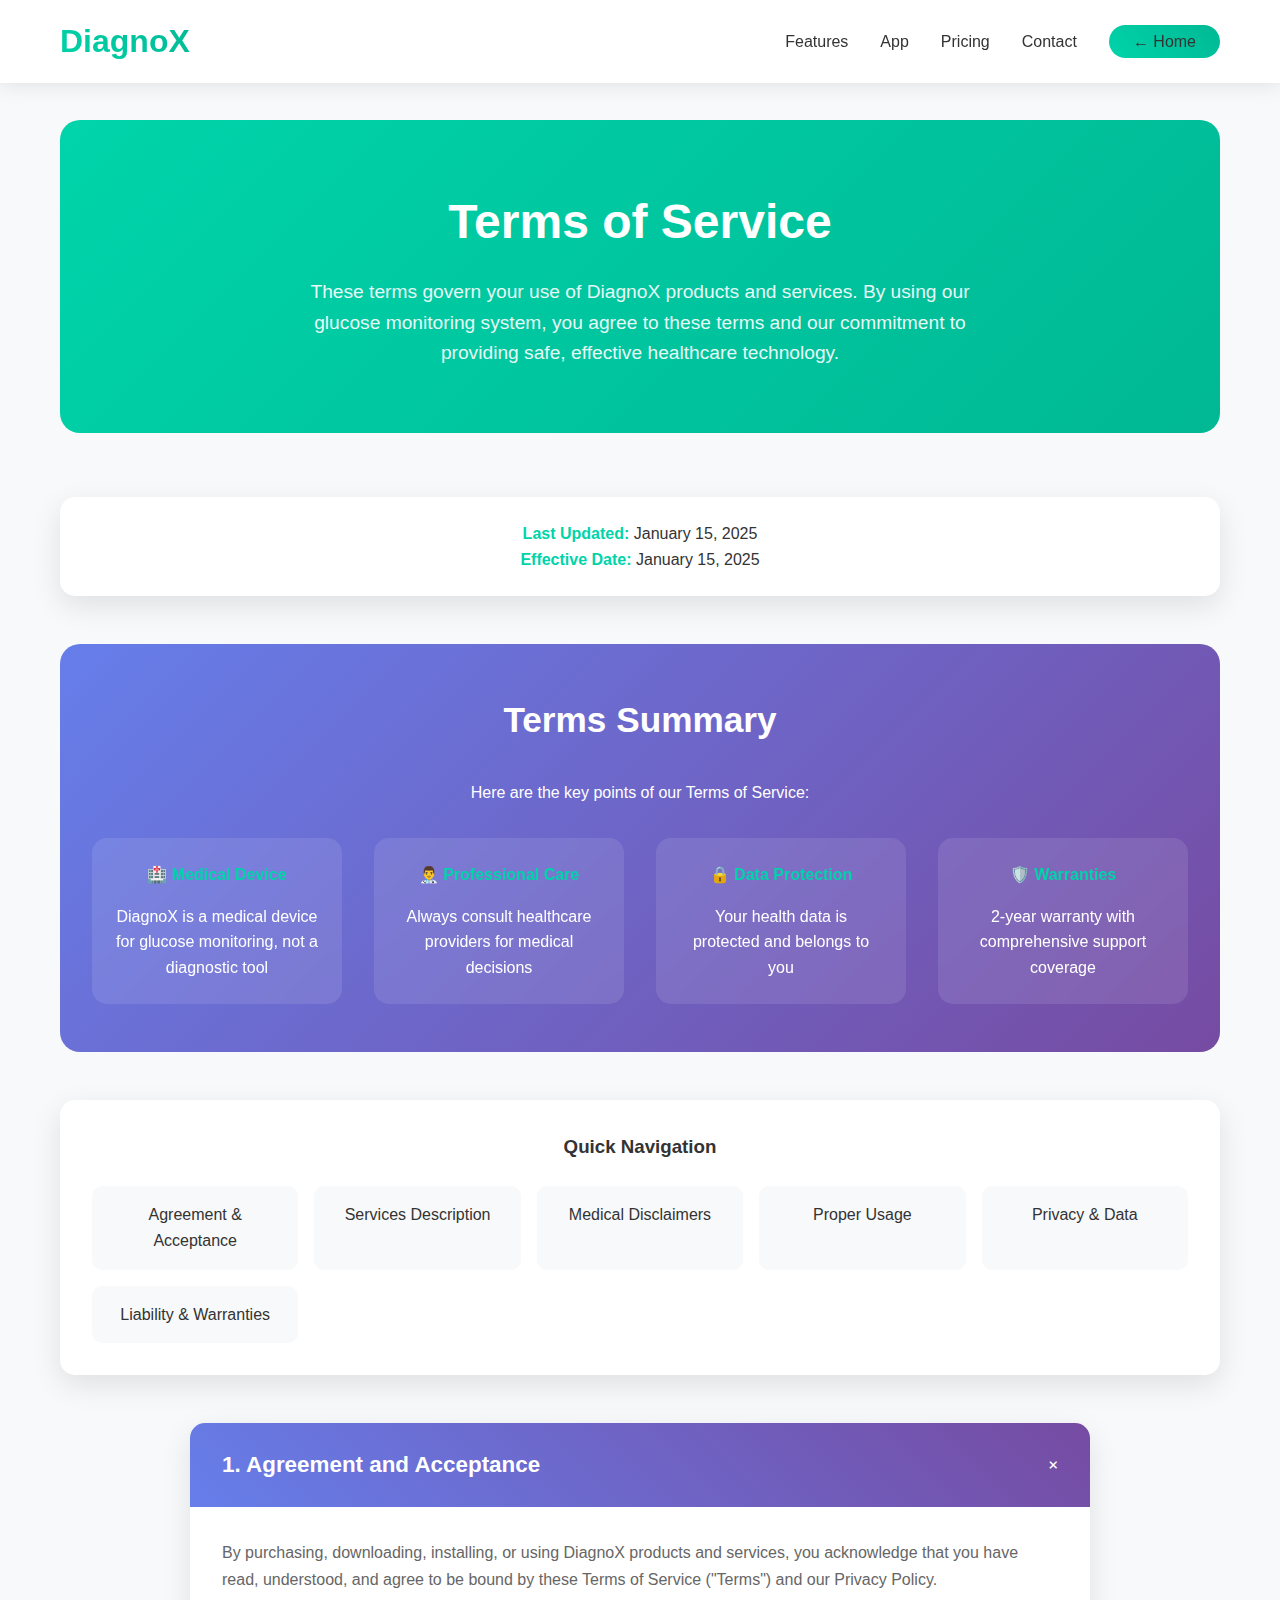
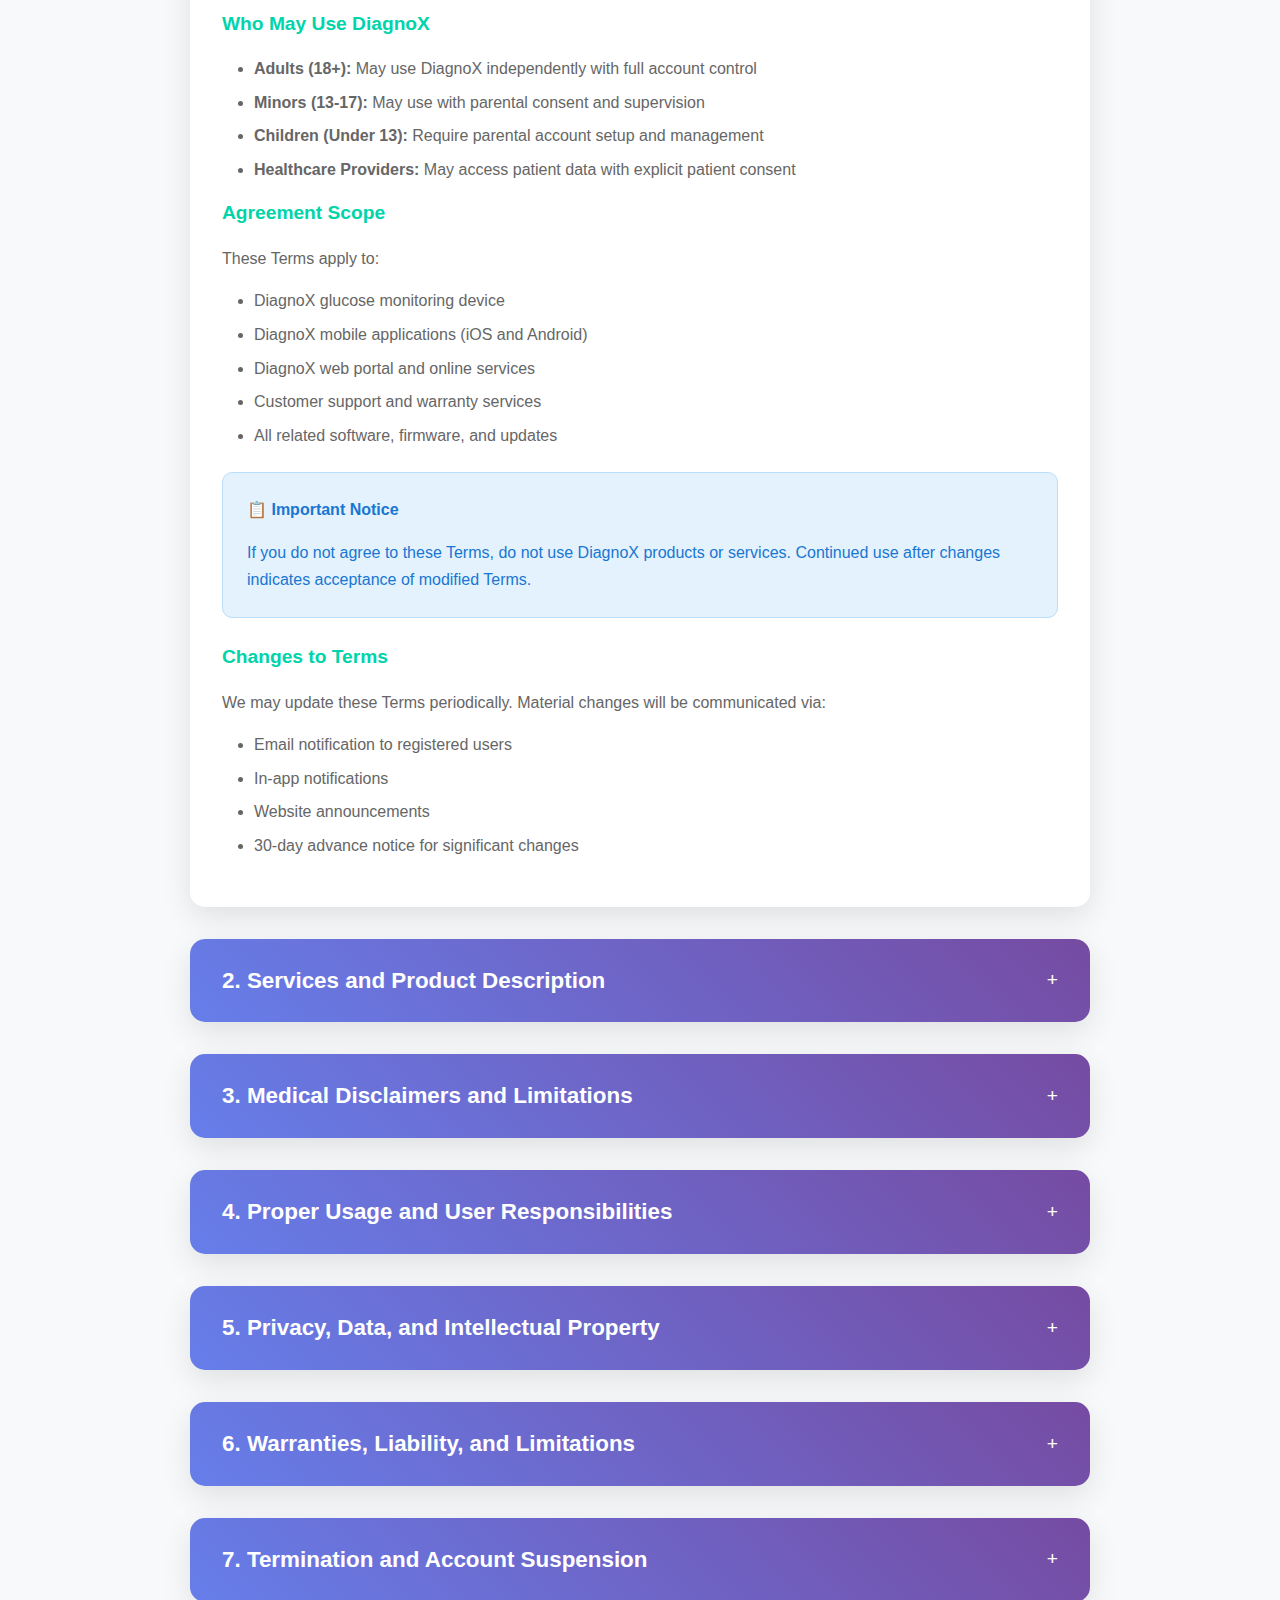
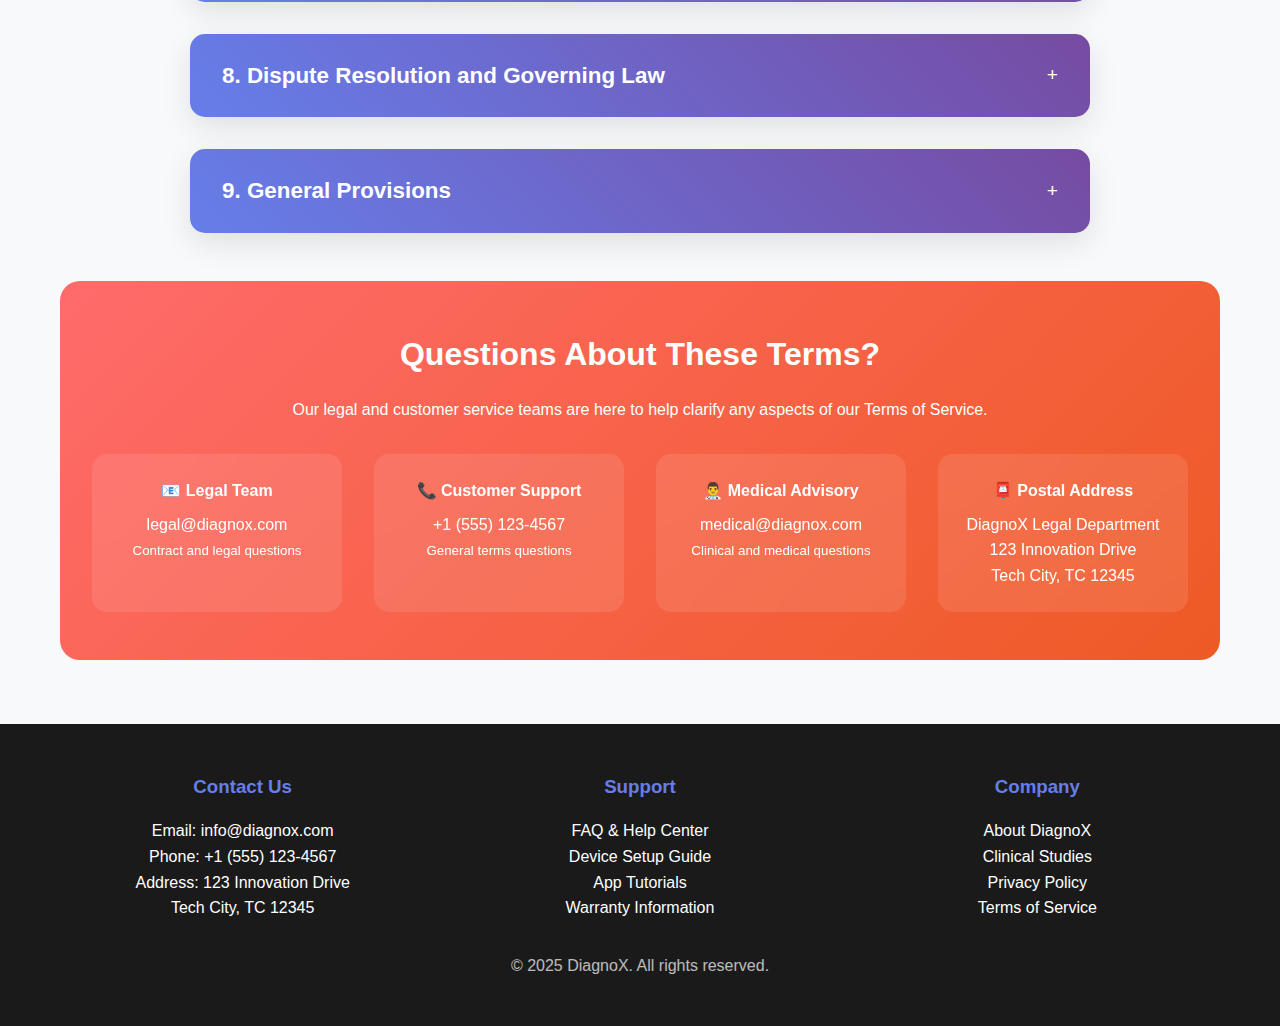
<file: terms.html>
<!DOCTYPE html>
<html lang="en">
<head>
    <meta charset="UTF-8">
    <meta name="viewport" content="width=device-width, initial-scale=1.0">
    <title>Terms of Service - DiagnoX</title>
    <style>
        * {
            margin: 0;
            padding: 0;
            box-sizing: border-box;
        }

        body {
            font-family: 'Segoe UI', Tahoma, Geneva, Verdana, sans-serif;
            line-height: 1.6;
            color: #333;
            background: #f8f9fa;
        }

        .container {
            max-width: 1200px;
            margin: 0 auto;
            padding: 0 20px;
        }

        header {
            position: fixed;
            top: 0;
            width: 100%;
            background: rgba(255, 255, 255, 0.95);
            backdrop-filter: blur(10px);
            z-index: 1000;
            padding: 1rem 0;
            box-shadow: 0 2px 20px rgba(0,0,0,0.1);
        }

        nav {
            display: flex;
            justify-content: space-between;
            align-items: center;
        }

        .logo {
            font-size: 2rem;
            font-weight: bold;
            background: linear-gradient(45deg, #00d4aa, #00b894);
            -webkit-background-clip: text;
            -webkit-text-fill-color: transparent;
            background-clip: text;
            text-decoration: none;
        }

        .nav-links {
            display: flex;
            list-style: none;
            gap: 2rem;
        }

        .nav-links a {
            text-decoration: none;
            color: #333;
            font-weight: 500;
            transition: color 0.3s ease;
        }

        .nav-links a:hover {
            color: #00d4aa;
        }

        .back-home {
            background: linear-gradient(45deg, #00d4aa, #00b894);
            color: white;
            padding: 0.5rem 1.5rem;
            border-radius: 25px;
            text-decoration: none;
            font-weight: 500;
            transition: transform 0.3s ease;
        }

        .back-home:hover {
            transform: translateY(-2px);
        }

        .main-content {
            padding-top: 120px;
            padding-bottom: 4rem;
            min-height: 100vh;
        }

        .page-header {
            text-align: center;
            margin-bottom: 4rem;
            background: linear-gradient(135deg, #00d4aa 0%, #00b894 100%);
            color: white;
            padding: 4rem 2rem;
            border-radius: 20px;
        }

        .page-header h1 {
            font-size: 3rem;
            margin-bottom: 1rem;
        }

        .page-header p {
            font-size: 1.2rem;
            opacity: 0.9;
            max-width: 700px;
            margin: 0 auto;
        }

        .last-updated {
            text-align: center;
            background: white;
            padding: 1.5rem;
            border-radius: 15px;
            box-shadow: 0 10px 30px rgba(0,0,0,0.1);
            margin-bottom: 3rem;
        }

        .last-updated strong {
            color: #00d4aa;
        }

        .terms-content {
            max-width: 900px;
            margin: 0 auto;
        }

        .section {
            background: white;
            margin-bottom: 2rem;
            border-radius: 15px;
            box-shadow: 0 10px 30px rgba(0,0,0,0.1);
            overflow: hidden;
        }

        .section-header {
            background: linear-gradient(45deg, #667eea, #764ba2);
            color: white;
            padding: 1.5rem 2rem;
            cursor: pointer;
            display: flex;
            justify-content: space-between;
            align-items: center;
        }

        .section-header h2 {
            font-size: 1.4rem;
            margin: 0;
        }

        .toggle-icon {
            font-size: 1.2rem;
            transition: transform 0.3s ease;
        }

        .section.expanded .toggle-icon {
            transform: rotate(45deg);
        }

        .section-content {
            padding: 0;
            max-height: 0;
            overflow: hidden;
            transition: all 0.3s ease;
        }

        .section.expanded .section-content {
            padding: 2rem;
            max-height: 2000px;
        }

        .section-content h3 {
            color: #00d4aa;
            margin-bottom: 1rem;
            font-size: 1.2rem;
        }

        .section-content p {
            color: #666;
            margin-bottom: 1rem;
            line-height: 1.7;
        }

        .section-content ul {
            margin-bottom: 1rem;
            padding-left: 2rem;
        }

        .section-content li {
            color: #666;
            margin-bottom: 0.5rem;
            line-height: 1.6;
        }

        .highlight-box {
            background: #e3f2fd;
            border: 1px solid #bbdefb;
            border-radius: 10px;
            padding: 1.5rem;
            margin: 1.5rem 0;
        }

        .highlight-box h4 {
            color: #1976d2;
            margin-bottom: 1rem;
        }

        .highlight-box p {
            color: #1976d2;
            margin-bottom: 0;
        }

        .warning-box {
            background: #fff3cd;
            border: 1px solid #ffeaa7;
            border-radius: 10px;
            padding: 1.5rem;
            margin: 1.5rem 0;
        }

        .warning-box h4 {
            color: #856404;
            margin-bottom: 1rem;
        }

        .warning-box p {
            color: #856404;
            margin-bottom: 0;
        }

        .important-box {
            background: #ffebee;
            border: 1px solid #ffcdd2;
            border-radius: 10px;
            padding: 1.5rem;
            margin: 1.5rem 0;
        }

        .important-box h4 {
            color: #c62828;
            margin-bottom: 1rem;
        }

        .important-box p {
            color: #c62828;
            margin-bottom: 0;
        }

        .quick-links {
            background: white;
            padding: 2rem;
            border-radius: 15px;
            box-shadow: 0 10px 30px rgba(0,0,0,0.1);
            margin-bottom: 3rem;
        }

        .quick-links h3 {
            color: #333;
            margin-bottom: 1.5rem;
            text-align: center;
        }

        .links-grid {
            display: grid;
            grid-template-columns: repeat(auto-fit, minmax(200px, 1fr));
            gap: 1rem;
        }

        .quick-link {
            background: #f8f9fa;
            padding: 1rem;
            border-radius: 10px;
            text-align: center;
            text-decoration: none;
            color: #333;
            transition: all 0.3s ease;
            font-weight: 500;
        }

        .quick-link:hover {
            background: #00d4aa;
            color: white;
            transform: translateY(-2px);
        }

        .contact-section {
            background: linear-gradient(135deg, #ff6b6b, #ee5a24);
            color: white;
            padding: 3rem 2rem;
            border-radius: 20px;
            text-align: center;
            margin-top: 3rem;
        }

        .contact-section h2 {
            margin-bottom: 1rem;
            font-size: 2rem;
        }

        .contact-methods {
            display: grid;
            grid-template-columns: repeat(auto-fit, minmax(200px, 1fr));
            gap: 2rem;
            margin-top: 2rem;
        }

        .contact-method {
            background: rgba(255,255,255,0.1);
            padding: 1.5rem;
            border-radius: 15px;
            backdrop-filter: blur(10px);
        }

        .contact-method h4 {
            margin-bottom: 0.5rem;
        }

        .summary-card {
            background: linear-gradient(135deg, #667eea 0%, #764ba2 100%);
            color: white;
            padding: 3rem 2rem;
            border-radius: 20px;
            text-align: center;
            margin-bottom: 3rem;
        }

        .summary-card h2 {
            margin-bottom: 2rem;
            font-size: 2.2rem;
        }

        .summary-points {
            display: grid;
            grid-template-columns: repeat(auto-fit, minmax(250px, 1fr));
            gap: 2rem;
            margin-top: 2rem;
        }

        .summary-point {
            background: rgba(255,255,255,0.1);
            padding: 1.5rem;
            border-radius: 15px;
            backdrop-filter: blur(10px);
        }

        .summary-point h4 {
            margin-bottom: 1rem;
            color: #00d4aa;
        }

        .footer {
            background: #1a1a1a;
            color: white;
            padding: 3rem 0;
            text-align: center;
        }

        .footer-content {
            display: grid;
            grid-template-columns: repeat(auto-fit, minmax(250px, 1fr));
            gap: 2rem;
            margin-bottom: 2rem;
        }

        .footer-section h3 {
            margin-bottom: 1rem;
            color: #667eea;
        }

        .footer-section a {
            color: white;
            text-decoration: none;
            transition: color 0.3s ease;
        }

        .footer-section a:hover {
            color: #00d4aa;
        }

        @media (max-width: 768px) {
            .nav-links {
                display: none;
            }
            
            .page-header h1 {
                font-size: 2rem;
            }
            
            .section-header {
                flex-direction: column;
                gap: 1rem;
                text-align: center;
            }
        }
    </style>
</head>
<body>
    <header>
        <nav class="container">
            <a href="index.html" class="logo">DiagnoX</a>
            <ul class="nav-links">
                <li><a href="index.html#features">Features</a></li>
                <li><a href="index.html#app">App</a></li>
                <li><a href="index.html#pricing">Pricing</a></li>
                <li><a href="index.html#contact">Contact</a></li>
                <li><a href="index.html" class="back-home">← Home</a></li>
            </ul>
        </nav>
    </header>

    <main class="main-content">
        <div class="container">
            <div class="page-header">
                <h1>Terms of Service</h1>
                <p>These terms govern your use of DiagnoX products and services. By using our glucose monitoring system, you agree to these terms and our commitment to providing safe, effective healthcare technology.</p>
            </div>

            <div class="last-updated">
                <strong>Last Updated:</strong> January 15, 2025<br>
                <strong>Effective Date:</strong> January 15, 2025
            </div>

            <div class="summary-card">
                <h2>Terms Summary</h2>
                <p>Here are the key points of our Terms of Service:</p>
                <div class="summary-points">
                    <div class="summary-point">
                        <h4>🏥 Medical Device</h4>
                        <p>DiagnoX is a medical device for glucose monitoring, not a diagnostic tool</p>
                    </div>
                    <div class="summary-point">
                        <h4>👨‍⚕️ Professional Care</h4>
                        <p>Always consult healthcare providers for medical decisions</p>
                    </div>
                    <div class="summary-point">
                        <h4>🔒 Data Protection</h4>
                        <p>Your health data is protected and belongs to you</p>
                    </div>
                    <div class="summary-point">
                        <h4>🛡️ Warranties</h4>
                        <p>2-year warranty with comprehensive support coverage</p>
                    </div>
                </div>
            </div>

            <div class="quick-links">
                <h3>Quick Navigation</h3>
                <div class="links-grid">
                    <a href="#" class="quick-link" data-section="acceptance">Agreement & Acceptance</a>
                    <a href="#" class="quick-link" data-section="services">Services Description</a>
                    <a href="#" class="quick-link" data-section="medical">Medical Disclaimers</a>
                    <a href="#" class="quick-link" data-section="usage">Proper Usage</a>
                    <a href="#" class="quick-link" data-section="privacy">Privacy & Data</a>
                    <a href="#" class="quick-link" data-section="liability">Liability & Warranties</a>
                </div>
            </div>

            <div class="terms-content">
                <div class="section" id="acceptance">
                    <div class="section-header">
                        <h2>1. Agreement and Acceptance</h2>
                        <span class="toggle-icon">+</span>
                    </div>
                    <div class="section-content">
                        <p>By purchasing, downloading, installing, or using DiagnoX products and services, you acknowledge that you have read, understood, and agree to be bound by these Terms of Service ("Terms") and our Privacy Policy.</p>

                        <h3>Who May Use DiagnoX</h3>
                        <ul>
                            <li><strong>Adults (18+):</strong> May use DiagnoX independently with full account control</li>
                            <li><strong>Minors (13-17):</strong> May use with parental consent and supervision</li>
                            <li><strong>Children (Under 13):</strong> Require parental account setup and management</li>
                            <li><strong>Healthcare Providers:</strong> May access patient data with explicit patient consent</li>
                        </ul>

                        <h3>Agreement Scope</h3>
                        <p>These Terms apply to:</p>
                        <ul>
                            <li>DiagnoX glucose monitoring device</li>
                            <li>DiagnoX mobile applications (iOS and Android)</li>
                            <li>DiagnoX web portal and online services</li>
                            <li>Customer support and warranty services</li>
                            <li>All related software, firmware, and updates</li>
                        </ul>

                        <div class="highlight-box">
                            <h4>📋 Important Notice</h4>
                            <p>If you do not agree to these Terms, do not use DiagnoX products or services. Continued use after changes indicates acceptance of modified Terms.</p>
                        </div>

                        <h3>Changes to Terms</h3>
                        <p>We may update these Terms periodically. Material changes will be communicated via:</p>
                        <ul>
                            <li>Email notification to registered users</li>
                            <li>In-app notifications</li>
                            <li>Website announcements</li>
                            <li>30-day advance notice for significant changes</li>
                        </ul>
                    </div>
                </div>

                <div class="section" id="services">
                    <div class="section-header">
                        <h2>2. Services and Product Description</h2>
                        <span class="toggle-icon">+</span>
                    </div>
                    <div class="section-content">
                        <p>DiagnoX provides non-invasive glucose monitoring technology designed to help individuals with diabetes manage their condition more effectively.</p>

                        <h3>Core Services</h3>
                        <ul>
                            <li><strong>Glucose Monitoring:</strong> Non-invasive blood glucose measurement using optical sensor technology</li>
                            <li><strong>Data Analytics:</strong> Trend analysis, pattern recognition, and personalized insights</li>
                            <li><strong>Mobile Application:</strong> Comprehensive diabetes management platform</li>
                            <li><strong>Cloud Services:</strong> Secure data storage, synchronization, and backup</li>
                            <li><strong>Reporting:</strong> Health reports for personal use and healthcare provider sharing</li>
                            <li><strong>Support Services:</strong> Customer support, warranty, and technical assistance</li>
                        </ul>

                        <h3>Service Availability</h3>
                        <ul>
                            <li>Services are available 24/7, subject to maintenance windows</li>
                            <li>Planned maintenance will be announced in advance</li>
                            <li>Emergency maintenance may occur without notice</li>
                            <li>Service availability may vary by geographic location</li>
                        </ul>

                        <h3>Software Updates</h3>
                        <ul>
                            <li>Automatic updates ensure optimal performance and security</li>
                            <li>Critical updates may be required for continued service access</li>
                            <li>Users will be notified of significant feature changes</li>
                            <li>Legacy software versions have limited support periods</li>
                        </ul>

                        <div class="warning-box">
                            <h4>⚠️ Service Limitations</h4>
                            <p>DiagnoX is designed for personal glucose monitoring and is not intended to replace professional medical care, diagnosis, or treatment decisions.</p>
                        </div>
                    </div>
                </div>

                <div class="section" id="medical">
                    <div class="section-header">
                        <h2>3. Medical Disclaimers and Limitations</h2>
                        <span class="toggle-icon">+</span>
                    </div>
                    <div class="section-content">
                        <p>DiagnoX is a medical device intended for glucose monitoring by individuals with diabetes. Important medical disclaimers apply to its use.</p>

                        <div class="important-box">
                            <h4>🚨 Critical Medical Information</h4>
                            <p>DiagnoX is not intended to diagnose, treat, cure, or prevent any disease. Always consult with qualified healthcare professionals for medical decisions.</p>
                        </div>

                        <h3>Intended Use</h3>
                        <ul>
                            <li>Personal glucose monitoring for individuals with diagnosed diabetes</li>
                            <li>Trend analysis and pattern identification</li>
                            <li>Supporting diabetes self-management</li>
                            <li>Complementing traditional glucose monitoring methods</li>
                        </ul>

                        <h3>NOT Intended For</h3>
                        <ul>
                            <li>Diagnosing diabetes or pre-diabetes</li>
                            <li>Making treatment decisions without healthcare provider consultation</li>
                            <li>Emergency medical situations requiring immediate intervention</li>
                            <li>Replacing laboratory-grade glucose testing when required</li>
                            <li>Use by individuals without diagnosed diabetes (unless approved by physician)</li>
                        </ul>

                        <h3>When to Seek Medical Care</h3>
                        <p>Contact your healthcare provider immediately if you experience:</p>
                        <ul>
                            <li>Consistently high or low glucose readings</li>
                            <li>Symptoms of hyperglycemia or hypoglycemia</li>
                            <li>Significant changes in glucose patterns</li>
                            <li>Any diabetes-related emergency symptoms</li>
                            <li>Discrepancies between DiagnoX and other glucose meters</li>
                        </ul>

                        <h3>Accuracy Limitations</h3>
                        <ul>
                            <li>DiagnoX achieves 98.5% clinical accuracy under optimal conditions</li>
                            <li>Factors like skin condition, temperature, and user technique may affect readings</li>
                            <li>Comparative readings with traditional methods may be recommended</li>
                            <li>Device calibration and maintenance affect accuracy</li>
                        </ul>

                        <div class="warning-box">
                            <h4>⚠️ Emergency Situations</h4>
                            <p>In case of diabetes-related emergency, seek immediate medical attention. Do not rely solely on DiagnoX readings for emergency decisions.</p>
                        </div>
                    </div>
                </div>

                <div class="section" id="usage">
                    <div class="section-header">
                        <h2>4. Proper Usage and User Responsibilities</h2>
                        <span class="toggle-icon">+</span>
                    </div>
                    <div class="section-content">
                        <p>To ensure safe and effective use of DiagnoX, users must follow proper usage guidelines and accept certain responsibilities.</p>

                        <h3>User Responsibilities</h3>
                        <ul>
                            <li><strong>Proper Operation:</strong> Follow all instructions and safety guidelines</li>
                            <li><strong>Regular Maintenance:</strong> Keep device clean and properly maintained</li>
                            <li><strong>Software Updates:</strong> Install recommended updates promptly</li>
                            <li><strong>Accurate Information:</strong> Provide truthful health information and profile data</li>
                            <li><strong>Healthcare Coordination:</strong> Share relevant data with healthcare providers</li>
                            <li><strong>Safety Compliance:</strong> Report adverse events or safety concerns</li>
                        </ul>

                        <h3>Prohibited Uses</h3>
                        <ul>
                            <li>Using the device for anyone other than the registered user</li>
                            <li>Modifying, reverse engineering, or tampering with hardware or software</li>
                            <li>Using DiagnoX for commercial glucose testing services</li>
                            <li>Sharing account credentials or allowing unauthorized access</li>
                            <li>Using the device in ways not specified in user manuals</li>
                            <li>Interfering with device security measures or data encryption</li>
                        </ul>

                        <h3>Device Care and Maintenance</h3>
                        <ul>
                            <li>Clean the device according to provided instructions</li>
                            <li>Store in appropriate environmental conditions</li>
                            <li>Charge the device regularly to maintain battery health</li>
                            <li>Protect from physical damage, moisture, and extreme temperatures</li>
                            <li>Use only approved accessories and charging equipment</li>
                        </ul>

                        <h3>Data Accuracy and Quality</h3>
                        <ul>
                            <li>Follow proper finger placement and measurement procedures</li>
                            <li>Ensure hands are clean and dry before taking readings</li>
                            <li>Report consistently unusual readings to support team</li>
                            <li>Maintain accurate profile information and settings</li>
                            <li>Log relevant health events and contextual information</li>
                        </ul>

                        <div class="highlight-box">
                            <h4>🎯 Best Practices</h4>
                            <p>Regular use, proper technique, and keeping your healthcare team informed about your DiagnoX data will help you get the most benefit from our technology.</p>
                        </div>
                    </div>
                </div>

                <div class="section" id="privacy">
                    <div class="section-header">
                        <h2>5. Privacy, Data, and Intellectual Property</h2>
                        <span class="toggle-icon">+</span>
                    </div>
                    <div class="section-content">
                        <p>Your privacy and data rights are governed by our Privacy Policy, which is incorporated into these Terms by reference.</p>

                        <h3>Your Data Rights</h3>
                        <ul>
                            <li><strong>Ownership:</strong> You own your personal health data</li>
                            <li><strong>Access:</strong> Full access to view and export your data</li>
                            <li><strong>Control:</strong> Manage sharing preferences and data retention</li>
                            <li><strong>Portability:</strong> Export data in standard formats</li>
                            <li><strong>Deletion:</strong> Request account and data deletion</li>
                        </ul>

                        <h3>DiagnoX Intellectual Property</h3>
                        <ul>
                            <li>DiagnoX technology, software, and algorithms are proprietary</li>
                            <li>Trademarks, logos, and branding are protected intellectual property</li>
                            <li>Patents protect our optical glucose sensing technology</li>
                            <li>Users receive limited license for personal use only</li>
                        </ul>

                        <h3>Data Usage by DiagnoX</h3>
                        <ul>
                            <li>Providing and improving our services</li>
                            <li>Developing better algorithms and features</li>
                            <li>Ensuring device safety and regulatory compliance</li>
                            <li>Aggregate, anonymized research (with user consent)</li>
                        </ul>

                        <h3>Data Security</h3>
                        <ul>
                            <li>End-to-end encryption for all health data</li>
                            <li>HIPAA, GDPR, and SOC 2 compliance</li>
                            <li>Regular security audits and penetration testing</li>
                            <li>Incident response procedures for any security events</li>
                        </ul>

                        <div class="highlight-box">
                            <h4>🔐 Privacy First</h4>
                            <p>See our detailed Privacy Policy for comprehensive information about how we collect, use, and protect your personal health information.</p>
                        </div>
                    </div>
                </div>

                <div class="section" id="liability">
                    <div class="section-header">
                        <h2>6. Warranties, Liability, and Limitations</h2>
                        <span class="toggle-icon">+</span>
                    </div>
                    <div class="section-content">
                        <p>DiagnoX provides comprehensive warranties while maintaining appropriate limitations consistent with medical device regulations.</p>

                        <h3>Product Warranties</h3>
                        <ul>
                            <li><strong>Hardware Warranty:</strong> 2 years from purchase date</li>
                            <li><strong>Software Support:</strong> Ongoing updates and bug fixes</li>
                            <li><strong>Accuracy Guarantee:</strong> Meets published clinical accuracy specifications</li>
                            <li><strong>Manufacturing Defects:</strong> Full replacement or repair</li>
                            <li><strong>Battery Performance:</strong> Maintains 80% capacity for 18 months</li>
                        </ul>

                        <h3>Warranty Exclusions</h3>
                        <ul>
                            <li>Physical damage from misuse, accidents, or normal wear</li>
                            <li>Damage from unauthorized modifications or repairs</li>
                            <li>Water damage or exposure to extreme environmental conditions</li>
                            <li>Software issues caused by unauthorized modifications</li>
                            <li>Loss or theft of device</li>
                        </ul>

                        <h3>Service Warranties</h3>
                        <ul>
                            <li>99.5% uptime for cloud services (excluding scheduled maintenance)</li>
                            <li>Data backup and recovery services</li>
                            <li>Customer support response within 24 hours</li>
                            <li>Mobile app compatibility with supported operating systems</li>
                        </ul>

                        <h3>Limitation of Liability</h3>
                        <p><strong>Medical Decisions:</strong> DiagnoX is not liable for medical outcomes based on user decisions. Users are responsible for consulting healthcare providers for medical guidance.</p>
                        
                        <p><strong>Maximum Liability:</strong> Our total liability for any claims is limited to the amount paid for DiagnoX products and services in the 12 months preceding the claim.</p>

                        <p><strong>Consequential Damages:</strong> We are not liable for indirect, incidental, or consequential damages, including lost profits or business interruption.</p>

                        <h3>Indemnification</h3>
                        <ul>
                            <li>Users agree to indemnify DiagnoX against claims arising from misuse</li>
                            <li>Protection applies to unauthorized modifications or violations of these Terms</li>
                            <li>Excludes claims arising from product defects or our negligence</li>
                        </ul>

                        <div class="important-box">
                            <h4>🚨 Medical Device Liability</h4>
                            <p>Some jurisdictions may not allow certain liability limitations for medical devices. In such cases, applicable laws will govern liability terms.</p>
                        </div>
                    </div>
                </div>

                <div class="section">
                    <div class="section-header">
                        <h2>7. Termination and Account Suspension</h2>
                        <span class="toggle-icon">+</span>
                    </div>
                    <div class="section-content">
                        <p>Either party may terminate this agreement under specific circumstances, with appropriate protections for user data.</p>

                        <h3>User-Initiated Termination</h3>
                        <ul>
                            <li>Users may delete their account at any time through the app</li>
                            <li>Device can be deregistered and transferred to another user</li>
                            <li>Data export is available before account deletion</li>
                            <li>Warranty coverage continues for the original warranty period</li>
                        </ul>

                        <h3>DiagnoX-Initiated Termination</h3>
                        <p>We may suspend or terminate accounts for:</p>
                        <ul>
                            <li>Violation of these Terms of Service</li>
                            <li>Fraudulent activity or unauthorized access attempts</li>
                            <li>Misuse of the device or services</li>
                            <li>Non-payment of applicable fees (for premium services)</li>
                            <li>Legal or regulatory requirements</li>
                        </ul>

                        <h3>Data Handling Upon Termination</h3>
                        <ul>
                            <li>30-day grace period to export data before permanent deletion</li>
                            <li>Email notification before account termination</li>
                            <li>Anonymized data may be retained for research purposes (with prior consent)</li>
                            <li>Legal or regulatory data retention requirements will be honored</li>
                        </ul>

                        <h3>Effect of Termination</h3>
                        <ul>
                            <li>Access to cloud services and data synchronization ends</li>
                            <li>Device continues to function for local glucose monitoring</li>
                            <li>Warranty and support services remain valid</li>
                            <li>Previously shared data with healthcare providers remains accessible to them</li>
                        </ul>
                    </div>
                </div>

                <div class="section">
                    <div class="section-header">
                        <h2>8. Dispute Resolution and Governing Law</h2>
                        <span class="toggle-icon">+</span>
                    </div>
                    <div class="section-content">
                        <p>We encourage resolution of disputes through direct communication, but formal procedures are available when needed.</p>

                        <h3>Informal Resolution</h3>
                        <ul>
                            <li>Contact customer support for service-related issues</li>
                            <li>30-day period for good faith resolution attempts</li>
                            <li>Escalation to management for complex concerns</li>
                            <li>Medical advisory board consultation for clinical disputes</li>
                        </ul>

                        <h3>Formal Dispute Resolution</h3>
                        <ul>
                            <li><strong>Mediation:</strong> Required before arbitration for claims over $10,000</li>
                            <li><strong>Arbitration:</strong> Binding arbitration for claims under $25,000</li>
                            <li><strong>Court Jurisdiction:</strong> Delaware courts for claims over $25,000</li>
                            <li><strong>Class Action Waiver:</strong> Individual claims only, no class actions</li>
                        </ul>

                        <h3>Governing Law</h3>
                        <ul>
                            <li>Delaware state law governs these Terms</li>
                            <li>Federal law applies for medical device regulations</li>
                            <li>Local consumer protection laws may also apply</li>
                            <li>International users subject to local data protection laws</li>
                        </ul>

                        <h3>Exceptions to Arbitration</h3>
                        <ul>
                            <li>Small claims court matters (under $5,000)</li>
                            <li>Intellectual property disputes</li>
                            <li>Injunctive or equitable relief requests</li>
                            <li>Regulatory or safety-related matters</li>
                        </ul>
                    </div>
                </div>

                <div class="section">
                    <div class="section-header">
                        <h2>9. General Provisions</h2>
                        <span class="toggle-icon">+</span>
                    </div>
                    <div class="section-content">
                        <p>Additional terms that apply to the interpretation and enforcement of this agreement.</p>

                        <h3>Severability</h3>
                        <p>If any provision of these Terms is found unenforceable, the remaining provisions will continue in full force and effect.</p>

                        <h3>Assignment</h3>
                        <ul>
                            <li>Users may not assign their rights without our written consent</li>
                            <li>DiagnoX may assign this agreement in connection with business transfers</li>
                            <li>Device ownership may be transferred between users with proper procedures</li>
                        </ul>

                        <h3>Force Majeure</h3>
                        <p>Neither party is liable for delays or failures due to circumstances beyond reasonable control, including natural disasters, governmental actions, or technical failures.</p>

                        <h3>Entire Agreement</h3>
                        <p>These Terms, together with our Privacy Policy and any additional agreements, constitute the complete agreement between users and DiagnoX.</p>

                        <h3>Language and Translation</h3>
                        <ul>
                            <li>English version governs in case of translation discrepancies</li>
                            <li>Translated versions provided for convenience only</li>
                            <li>Legal notices will be provided in English</li>
                        </ul>

                        <h3>Contact Information</h3>
                        <ul>
                            <li><strong>General Inquiries:</strong> info@diagnox.com</li>
                            <li><strong>Legal Notices:</strong> legal@diagnox.com</li>
                            <li><strong>Support:</strong> support@diagnox.com</li>
                            <li><strong>Address:</strong> 123 Innovation Drive, Tech City, TC 12345</li>
                        </ul>
                    </div>
                </div>
            </div>

            <div class="contact-section">
                <h2>Questions About These Terms?</h2>
                <p>Our legal and customer service teams are here to help clarify any aspects of our Terms of Service.</p>
                
                <div class="contact-methods">
                    <div class="contact-method">
                        <h4>📧 Legal Team</h4>
                        <p>legal@diagnox.com</p>
                        <small>Contract and legal questions</small>
                    </div>
                    <div class="contact-method">
                        <h4>📞 Customer Support</h4>
                        <p>+1 (555) 123-4567</p>
                        <small>General terms questions</small>
                    </div>
                    <div class="contact-method">
                        <h4>👨‍⚕️ Medical Advisory</h4>
                        <p>medical@diagnox.com</p>
                        <small>Clinical and medical questions</small>
                    </div>
                    <div class="contact-method">
                        <h4>📮 Postal Address</h4>
                        <p>DiagnoX Legal Department<br>123 Innovation Drive<br>Tech City, TC 12345</p>
                    </div>
                </div>
            </div>
        </div>
    </main>

    <footer class="footer">
        <div class="container">
            <div class="footer-content">
                <div class="footer-section">
                    <h3>Contact Us</h3>
                    <p>Email: info@diagnox.com</p>
                    <p>Phone: +1 (555) 123-4567</p>
                    <p>Address: 123 Innovation Drive<br>Tech City, TC 12345</p>
                </div>
                <div class="footer-section">
                    <h3>Support</h3>
                    <p><a href="faq.html">FAQ & Help Center</a></p>
                    <p><a href="setup.html">Device Setup Guide</a></p>
                    <p><a href="tutorials.html">App Tutorials</a></p>
                    <p><a href="warranty.html">Warranty Information</a></p>
                </div>
                <div class="footer-section">
                    <h3>Company</h3>
                    <p><a href="about.html">About DiagnoX</a></p>
                    <p><a href="studies.html">Clinical Studies</a></p>
                    <p><a href="privacy.html">Privacy Policy</a></p>
                    <p><a href="terms.html">Terms of Service</a></p>
                </div>
            </div>
            <p style="margin-top: 2rem; opacity: 0.7;">
                © 2025 DiagnoX. All rights reserved.
            </p>
        </div>
    </footer>

    <script>
        // Section toggle functionality
        document.querySelectorAll('.section-header').forEach(header => {
            header.addEventListener('click', function() {
                const section = this.parentElement;
                const isExpanded = section.classList.contains('expanded');
                
                // Close all sections
                document.querySelectorAll('.section').forEach(s => {
                    s.classList.remove('expanded');
                });
                
                // Open clicked section if it wasn't already open
                if (!isExpanded) {
                    section.classList.add('expanded');
                }
            });
        });

        // Quick navigation
        document.querySelectorAll('.quick-link').forEach(link => {
            link.addEventListener('click', function(e) {
                e.preventDefault();
                const sectionId = this.getAttribute('data-section');
                const section = document.getElementById(sectionId);
                
                if (section) {
                    // Close all sections first
                    document.querySelectorAll('.section').forEach(s => {
                        s.classList.remove('expanded');
                    });
                    
                    // Open target section
                    section.classList.add('expanded');
                    
                    // Scroll to section
                    section.scrollIntoView({
                        behavior: 'smooth',
                        block: 'start'
                    });
                }
            });
        });

        // Auto-expand first section on load
        document.addEventListener('DOMContentLoaded', function() {
            const firstSection = document.querySelector('.section');
            if (firstSection) {
                firstSection.classList.add('expanded');
            }
        });
    </script>
</body>
</html>
</file>
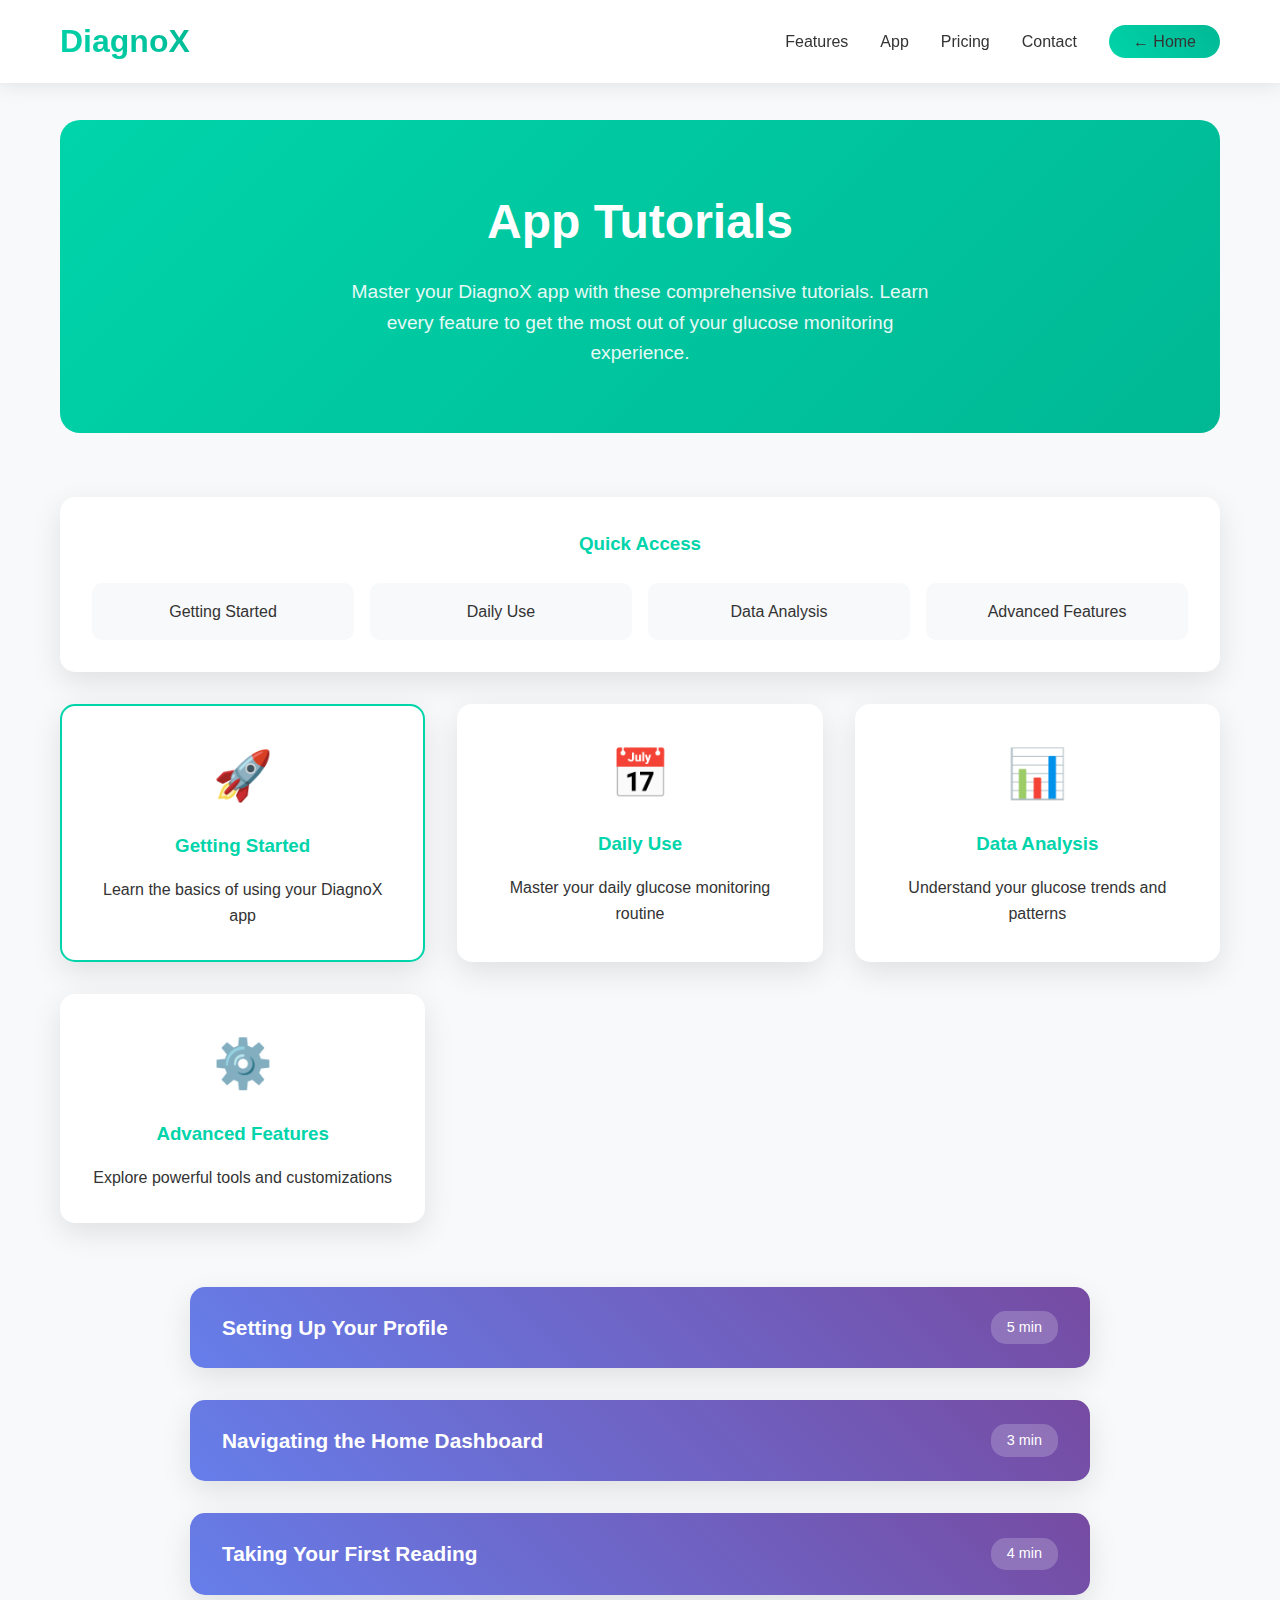
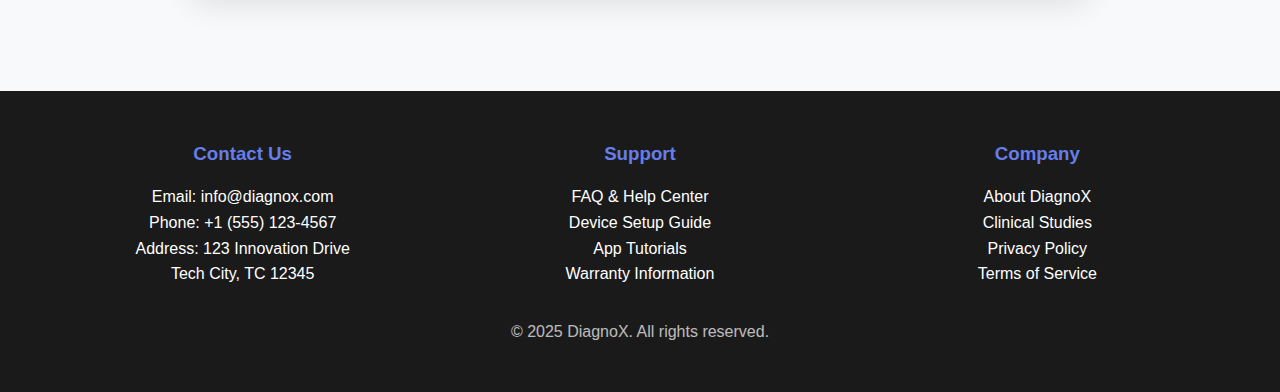
<file: tutorials.html>
<!DOCTYPE html>
<html lang="en">
<head>
    <meta charset="UTF-8">
    <meta name="viewport" content="width=device-width, initial-scale=1.0">
    <title>App Tutorials - DiagnoX</title>
    <style>
        * {
            margin: 0;
            padding: 0;
            box-sizing: border-box;
        }

        body {
            font-family: 'Segoe UI', Tahoma, Geneva, Verdana, sans-serif;
            line-height: 1.6;
            color: #333;
            background: #f8f9fa;
        }

        .container {
            max-width: 1200px;
            margin: 0 auto;
            padding: 0 20px;
        }

        header {
            position: fixed;
            top: 0;
            width: 100%;
            background: rgba(255, 255, 255, 0.95);
            backdrop-filter: blur(10px);
            z-index: 1000;
            padding: 1rem 0;
            box-shadow: 0 2px 20px rgba(0,0,0,0.1);
        }

        nav {
            display: flex;
            justify-content: space-between;
            align-items: center;
        }

        .logo {
            font-size: 2rem;
            font-weight: bold;
            background: linear-gradient(45deg, #00d4aa, #00b894);
            -webkit-background-clip: text;
            -webkit-text-fill-color: transparent;
            background-clip: text;
            text-decoration: none;
        }

        .nav-links {
            display: flex;
            list-style: none;
            gap: 2rem;
        }

        .nav-links a {
            text-decoration: none;
            color: #333;
            font-weight: 500;
            transition: color 0.3s ease;
        }

        .nav-links a:hover {
            color: #00d4aa;
        }

        .back-home {
            background: linear-gradient(45deg, #00d4aa, #00b894);
            color: white;
            padding: 0.5rem 1.5rem;
            border-radius: 25px;
            text-decoration: none;
            font-weight: 500;
            transition: transform 0.3s ease;
        }

        .back-home:hover {
            transform: translateY(-2px);
        }

        .main-content {
            padding-top: 120px;
            padding-bottom: 4rem;
            min-height: 100vh;
        }

        .page-header {
            text-align: center;
            margin-bottom: 4rem;
            background: linear-gradient(135deg, #00d4aa 0%, #00b894 100%);
            color: white;
            padding: 4rem 2rem;
            border-radius: 20px;
        }

        .page-header h1 {
            font-size: 3rem;
            margin-bottom: 1rem;
        }

        .page-header p {
            font-size: 1.2rem;
            opacity: 0.9;
            max-width: 600px;
            margin: 0 auto;
        }

        .tutorial-categories {
            display: grid;
            grid-template-columns: repeat(auto-fit, minmax(300px, 1fr));
            gap: 2rem;
            margin-bottom: 4rem;
        }

        .category-card {
            background: white;
            padding: 2rem;
            border-radius: 15px;
            box-shadow: 0 10px 30px rgba(0,0,0,0.1);
            text-align: center;
            transition: transform 0.3s ease;
            cursor: pointer;
        }

        .category-card:hover {
            transform: translateY(-5px);
        }

        .category-card.active {
            border: 2px solid #00d4aa;
        }

        .category-icon {
            font-size: 3rem;
            margin-bottom: 1rem;
        }

        .category-card h3 {
            color: #00d4aa;
            margin-bottom: 1rem;
        }

        .tutorials-container {
            max-width: 900px;
            margin: 0 auto;
        }

        .tutorial-section {
            display: none;
            animation: fadeIn 0.5s ease-in;
        }

        .tutorial-section.active {
            display: block;
        }

        .tutorial-item {
            background: white;
            margin-bottom: 2rem;
            border-radius: 15px;
            box-shadow: 0 10px 30px rgba(0,0,0,0.1);
            overflow: hidden;
        }

        .tutorial-header {
            background: linear-gradient(45deg, #667eea, #764ba2);
            color: white;
            padding: 1.5rem 2rem;
            cursor: pointer;
            display: flex;
            justify-content: space-between;
            align-items: center;
        }

        .tutorial-title {
            font-size: 1.3rem;
            font-weight: bold;
        }

        .tutorial-duration {
            background: rgba(255,255,255,0.2);
            padding: 0.3rem 1rem;
            border-radius: 15px;
            font-size: 0.9rem;
        }

        .tutorial-content {
            display: none;
            padding: 2rem;
        }

        .tutorial-item.expanded .tutorial-content {
            display: block;
        }

        .tutorial-content h4 {
            color: #00d4aa;
            margin-bottom: 1rem;
            font-size: 1.2rem;
        }

        .tutorial-steps {
            list-style: none;
            padding: 0;
        }

        .tutorial-steps li {
            padding: 0.8rem 0;
            border-bottom: 1px solid #f0f0f0;
            position: relative;
            padding-left: 3rem;
        }

        .tutorial-steps li:last-child {
            border-bottom: none;
        }

        .tutorial-steps li::before {
            content: counter(step-counter);
            counter-increment: step-counter;
            position: absolute;
            left: 0;
            top: 0.8rem;
            background: #00d4aa;
            color: white;
            border-radius: 50%;
            width: 30px;
            height: 30px;
            display: flex;
            align-items: center;
            justify-content: center;
            font-weight: bold;
            font-size: 0.9rem;
        }

        .tutorial-steps {
            counter-reset: step-counter;
        }

        .video-placeholder {
            background: #e9ecef;
            height: 200px;
            border-radius: 10px;
            display: flex;
            align-items: center;
            justify-content: center;
            margin: 1rem 0;
            color: #666;
            font-size: 1.1rem;
            cursor: pointer;
            transition: background 0.3s ease;
        }

        .video-placeholder:hover {
            background: #dee2e6;
        }

        .screenshot-grid {
            display: grid;
            grid-template-columns: repeat(auto-fit, minmax(200px, 1fr));
            gap: 1rem;
            margin: 1rem 0;
        }

        .screenshot-placeholder {
            background: #f8f9fa;
            height: 300px;
            border-radius: 10px;
            border: 2px dashed #dee2e6;
            display: flex;
            align-items: center;
            justify-content: center;
            color: #666;
            font-size: 0.9rem;
            text-align: center;
        }

        .tip-box {
            background: #d1ecf1;
            border: 1px solid #bee5eb;
            border-radius: 10px;
            padding: 1rem;
            margin: 1rem 0;
        }

        .tip-box strong {
            color: #0c5460;
        }

        .quick-access {
            background: white;
            padding: 2rem;
            border-radius: 15px;
            box-shadow: 0 10px 30px rgba(0,0,0,0.1);
            margin-bottom: 2rem;
        }

        .quick-access h3 {
            color: #00d4aa;
            margin-bottom: 1.5rem;
            text-align: center;
        }

        .quick-links {
            display: grid;
            grid-template-columns: repeat(auto-fit, minmax(200px, 1fr));
            gap: 1rem;
        }

        .quick-link {
            background: #f8f9fa;
            padding: 1rem;
            border-radius: 10px;
            text-align: center;
            text-decoration: none;
            color: #333;
            transition: all 0.3s ease;
        }

        .quick-link:hover {
            background: #00d4aa;
            color: white;
            transform: translateY(-2px);
        }

        .footer {
            background: #1a1a1a;
            color: white;
            padding: 3rem 0;
            text-align: center;
        }

        .footer-content {
            display: grid;
            grid-template-columns: repeat(auto-fit, minmax(250px, 1fr));
            gap: 2rem;
            margin-bottom: 2rem;
        }

        .footer-section h3 {
            margin-bottom: 1rem;
            color: #667eea;
        }

        .footer-section a {
            color: white;
            text-decoration: none;
            transition: color 0.3s ease;
        }

        .footer-section a:hover {
            color: #00d4aa;
        }

        @keyframes fadeIn {
            from {
                opacity: 0;
                transform: translateY(20px);
            }
            to {
                opacity: 1;
                transform: translateY(0);
            }
        }

        @media (max-width: 768px) {
            .nav-links {
                display: none;
            }
            
            .page-header h1 {
                font-size: 2rem;
            }
            
            .tutorial-header {
                flex-direction: column;
                gap: 1rem;
                text-align: center;
            }
        }
    </style>
</head>
<body>
    <header>
        <nav class="container">
            <a href="index.html" class="logo">DiagnoX</a>
            <ul class="nav-links">
                <li><a href="index.html#features">Features</a></li>
                <li><a href="index.html#app">App</a></li>
                <li><a href="index.html#pricing">Pricing</a></li>
                <li><a href="index.html#contact">Contact</a></li>
                <li><a href="index.html" class="back-home">← Home</a></li>
            </ul>
        </nav>
    </header>

    <main class="main-content">
        <div class="container">
            <div class="page-header">
                <h1>App Tutorials</h1>
                <p>Master your DiagnoX app with these comprehensive tutorials. Learn every feature to get the most out of your glucose monitoring experience.</p>
            </div>

            <div class="quick-access">
                <h3>Quick Access</h3>
                <div class="quick-links">
                    <a href="#" class="quick-link" data-category="getting-started">Getting Started</a>
                    <a href="#" class="quick-link" data-category="daily-use">Daily Use</a>
                    <a href="#" class="quick-link" data-category="data-analysis">Data Analysis</a>
                    <a href="#" class="quick-link" data-category="advanced">Advanced Features</a>
                </div>
            </div>

            <div class="tutorial-categories">
                <div class="category-card active" data-category="getting-started">
                    <div class="category-icon">🚀</div>
                    <h3>Getting Started</h3>
                    <p>Learn the basics of using your DiagnoX app</p>
                </div>
                <div class="category-card" data-category="daily-use">
                    <div class="category-icon">📅</div>
                    <h3>Daily Use</h3>
                    <p>Master your daily glucose monitoring routine</p>
                </div>
                <div class="category-card" data-category="data-analysis">
                    <div class="category-icon">📊</div>
                    <h3>Data Analysis</h3>
                    <p>Understand your glucose trends and patterns</p>
                </div>
                <div class="category-card" data-category="advanced">
                    <div class="category-icon">⚙️</div>
                    <h3>Advanced Features</h3>
                    <p>Explore powerful tools and customizations</p>
                </div>
            </div>

            <div class="tutorials-container">
                <!-- Getting Started Tutorials -->
                <div class="tutorial-section active" id="getting-started">
                    <div class="tutorial-item">
                        <div class="tutorial-header">
                            <div class="tutorial-title">Setting Up Your Profile</div>
                            <div class="tutorial-duration">5 min</div>
                        </div>
                        <div class="tutorial-content">
                            <div class="video-placeholder">
                                📹 Click to Watch: Profile Setup Tutorial
                            </div>
                            <h4>What You'll Learn:</h4>
                            <ol class="tutorial-steps">
                                <li>Creating your personal health profile</li>
                                <li>Setting your target glucose ranges</li>
                                <li>Configuring diabetes type and medications</li>
                                <li>Setting up emergency contacts</li>
                                <li>Personalizing app preferences</li>
                            </ol>
                            <div class="tip-box">
                                <strong>Pro Tip:</strong> Complete your profile thoroughly for more accurate insights and personalized recommendations.
                            </div>
                        </div>
                    </div>

                    <div class="tutorial-item">
                        <div class="tutorial-header">
                            <div class="tutorial-title">Navigating the Home Dashboard</div>
                            <div class="tutorial-duration">3 min</div>
                        </div>
                        <div class="tutorial-content">
                            <div class="screenshot-grid">
                                <div class="screenshot-placeholder">Home Screen<br>Overview</div>
                                <div class="screenshot-placeholder">Quick Actions<br>Menu</div>
                            </div>
                            <h4>Dashboard Components:</h4>
                            <ol class="tutorial-steps">
                                <li>Current glucose reading display</li>
                                <li>Trend arrow and direction</li>
                                <li>Time since last reading</li>
                                <li>Quick action buttons</li>
                                <li>Daily summary cards</li>
                                <li>Notification center access</li>
                            </ol>
                        </div>
                    </div>

                    <div class="tutorial-item">
                        <div class="tutorial-header">
                            <div class="tutorial-title">Taking Your First Reading</div>
                            <div class="tutorial-duration">4 min</div>
                        </div>
                        <div class="tutorial-content">
                            <div class="video-placeholder">
                                📹 Click to Watch: First Reading Tutorial
                            </div>
                            <h4>Step-by-Step Process:</h4>
                            <ol class="tutorial-steps">
                                <li>Ensure device is charged and paired</li>
                                <li>Tap "Take Reading" on home screen</li>
                                <li>Follow finger placement guidance</li>
                                <li>Wait for measurement completion</li>
                                <li>Review and save your reading</li>
                                <li>Add context notes if needed</li>
                            </ol>
                        </div>
                    </div>
                </div>

                <!-- Daily Use Tutorials -->
                <div class="tutorial-section" id="daily-use">
                    <div class="tutorial-item">
                        <div class="tutorial-header">
                            <div class="tutorial-title">Setting Up Smart Reminders</div>
                            <div class="tutorial-duration">6 min</div>
                        </div>
                        <div class="tutorial-content">
                            <h4>Types of Reminders:</h4>
                            <ol class="tutorial-steps">
                                <li>Daily testing schedule reminders</li>
                                <li>Pre-meal and post-meal alerts</li>
                                <li>Medication timing notifications</li>
                                <li>Exercise monitoring prompts</li>
                                <li>Doctor appointment reminders</li>
                            </ol>
                            <div class="tip-box">
                                <strong>Customization:</strong> Set different reminder tones and timing for different types of alerts to stay organized.
                            </div>
                        </div>
                    </div>

                    <div class="tutorial-item">
                        <div class="tutorial-header">
                            <div class="tutorial-title">Logging Meals and Activities</div>
                            <div class="tutorial-duration">8 min</div>
                        </div>
                        <div class="tutorial-content">
                            <div class="screenshot-grid">
                                <div class="screenshot-placeholder">Food Logging<br>Interface</div>
                                <div class="screenshot-placeholder">Activity<br>Tracker</div>
                            </div>
                            <h4>What to Log:</h4>
                            <ol class="tutorial-steps">
                                <li>Meal times and carbohydrate content</li>
                                <li>Exercise duration and intensity</li>
                                <li>Medication administration</li>
                                <li>Sleep patterns and quality</li>
                                <li>Stress levels and mood</li>
                                <li>Special events or circumstances</li>
                            </ol>
                        </div>
                    </div>

                    <div class="tutorial-item">
                        <div class="tutorial-header">
                            <div class="tutorial-title">Understanding Real-Time Alerts</div>
                            <div class="tutorial-duration">5 min</div>
                        </div>
                        <div class="tutorial-content">
                            <h4>Alert Types:</h4>
                            <ol class="tutorial-steps">
                                <li>High glucose level warnings</li>
                                <li>Low glucose level alerts</li>
                                <li>Rapid change notifications</li>
                                <li>Trending pattern alerts</li>
                                <li>Device connectivity issues</li>
                                <li>Battery low warnings</li>
                            </ol>
                        </div>
                    </div>
                </div>

                <!-- Data Analysis Tutorials -->
                <div class="tutorial-section" id="data-analysis">
                    <div class="tutorial-item">
                        <div class="tutorial-header">
                            <div class="tutorial-title">Reading Your Glucose Trends</div>
                            <div class="tutorial-duration">10 min</div>
                        </div>
                        <div class="tutorial-content">
                            <div class="video-placeholder">
                                📹 Click to Watch: Trend Analysis Deep Dive
                            </div>
                            <h4>Understanding Charts:</h4>
                            <ol class="tutorial-steps">
                                <li>Daily glucose curve interpretation</li>
                                <li>Weekly pattern recognition</li>
                                <li>Monthly trend analysis</li>
                                <li>Comparing time periods</li>
                                <li>Identifying peak and low periods</li>
                                <li>Correlation with activities and meals</li>
                            </ol>
                        </div>
                    </div>

                    <div class="tutorial-item">
                        <div class="tutorial-header">
                            <div class="tutorial-title">Generating Health Reports</div>
                            <div class="tutorial-duration">7 min</div>
                        </div>
                        <div class="tutorial-content">
                            <h4>Report Types:</h4>
                            <ol class="tutorial-steps">
                                <li>Daily summary reports</li>
                                <li>Weekly progress reports</li>
                                <li>Monthly comprehensive analysis</li>
                                <li>Pre-appointment reports for doctors</li>
                                <li>Customizable date range reports</li>
                                <li>Exporting and sharing options</li>
                            </ol>
                        </div>
                    </div>

                    <div class="tutorial-item">
                        <div class="tutorial-header">
                            <div class="tutorial-title">Setting and Tracking Goals</div>
                            <div class="tutorial-duration">6 min</div>
                        </div>
                        <div class="tutorial-content">
                            <h4>Goal Categories:</h4>
                            <ol class="tutorial-steps">
                                <li>Target glucose range goals</li>
                                <li>Time-in-range objectives</li>
                                <li>Testing frequency targets</li>
                                <li>Exercise and lifestyle goals</li>
                                <li>Weight management objectives</li>
                                <li>Medication adherence tracking</li>
                            </ol>
                        </div>
                    </div>
                </div>

                <!-- Advanced Features Tutorials -->
                <div class="tutorial-section" id="advanced">
                    <div class="tutorial-item">
                        <div class="tutorial-header">
                            <div class="tutorial-title">Customizing Your Experience</div>
                            <div class="tutorial-duration">8 min</div>
                        </div>
                        <div class="tutorial-content">
                            <h4>Customization Options:</h4>
                            <ol class="tutorial-steps">
                                <li>Personalizing dashboard layout</li>
                                <li>Setting custom alert thresholds</li>
                                <li>Configuring data export preferences</li>
                                <li>Choosing measurement units</li>
                                <li>Customizing chart colors and styles</li>
                                <li>Setting privacy and sharing preferences</li>
                            </ol>
                        </div>
                    </div>

                    <div class="tutorial-item">
                        <div class="tutorial-header">
                            <div class="tutorial-title">Integration with Health Apps</div>
                            <div class="tutorial-duration">5 min</div>
                        </div>
                        <div class="tutorial-content">
                            <h4>Compatible Platforms:</h4>
                            <ol class="tutorial-steps">
                                <li>Apple Health integration setup</li>
                                <li>Google Fit synchronization</li>
                                <li>Fitness tracker data import</li>
                                <li>Third-party diabetes app connections</li>
                                <li>Electronic health record sharing</li>
                            </ol>
                        </div>
                    </div>

                    <div class="tutorial-item">
                        <div class="tutorial-header">
                            <div class="tutorial-title">Troubleshooting Common Issues</div>
                            <div class="tutorial-duration">12 min</div>
                        </div>
                        <div class="tutorial-content">
                            <h4>Common Problems & Solutions:</h4>
                            <ol class="tutorial-steps">
                                <li>Device connectivity troubleshooting</li>
                                <li>Syncing issues resolution</li>
                                <li>App performance optimization</li>
                                <li>Reading accuracy concerns</li>
                                <li>Battery and charging problems</li>
                                <li>Data backup and recovery</li>
                            </ol>
                        </div>
                    </div>
                </div>
            </div>
        </div>
    </main>

    <footer class="footer">
        <div class="container">
            <div class="footer-content">
                <div class="footer-section">
                    <h3>Contact Us</h3>
                    <p>Email: info@diagnox.com</p>
                    <p>Phone: +1 (555) 123-4567</p>
                    <p>Address: 123 Innovation Drive<br>Tech City, TC 12345</p>
                </div>
                <div class="footer-section">
                    <h3>Support</h3>
                    <p><a href="faq.html">FAQ & Help Center</a></p>
                    <p><a href="setup.html">Device Setup Guide</a></p>
                    <p><a href="tutorials.html">App Tutorials</a></p>
                    <p><a href="warranty.html">Warranty Information</a></p>
                </div>
                <div class="footer-section">
                    <h3>Company</h3>
                    <p><a href="about.html">About DiagnoX</a></p>
                    <p><a href="studies.html">Clinical Studies</a></p>
                    <p><a href="privacy.html">Privacy Policy</a></p>
                    <p><a href="terms.html">Terms of Service</a></p>
                </div>
            </div>
            <p style="margin-top: 2rem; opacity: 0.7;">
                © 2025 DiagnoX. All rights reserved.
            </p>
        </div>
    </footer>

    <script>
        // Category switching functionality
        document.querySelectorAll('.category-card, .quick-link').forEach(card => {
            card.addEventListener('click', function() {
                const category = this.getAttribute('data-category');
                
                // Update active category card
                document.querySelectorAll('.category-card').forEach(c => c.classList.remove('active'));
                document.querySelector(`.category-card[data-category="${category}"]`).classList.add('active');
                
                // Show corresponding tutorial section
                document.querySelectorAll('.tutorial-section').forEach(section => {
                    section.classList.remove('active');
                });
                document.getElementById(category).classList.add('active');
            });
        });

        // Tutorial item expansion
        document.querySelectorAll('.tutorial-header').forEach(header => {
            header.addEventListener('click', function() {
                const tutorialItem = this.parentElement;
                tutorialItem.classList.toggle('expanded');
            });
        });

        // Video placeholder clicks
        document.querySelectorAll('.video-placeholder').forEach(placeholder => {
            placeholder.addEventListener('click', function() {
                alert('Video tutorial would play here. In production, this would launch the video player.');
            });
        });
    </script>
</body>
</html>
</file>
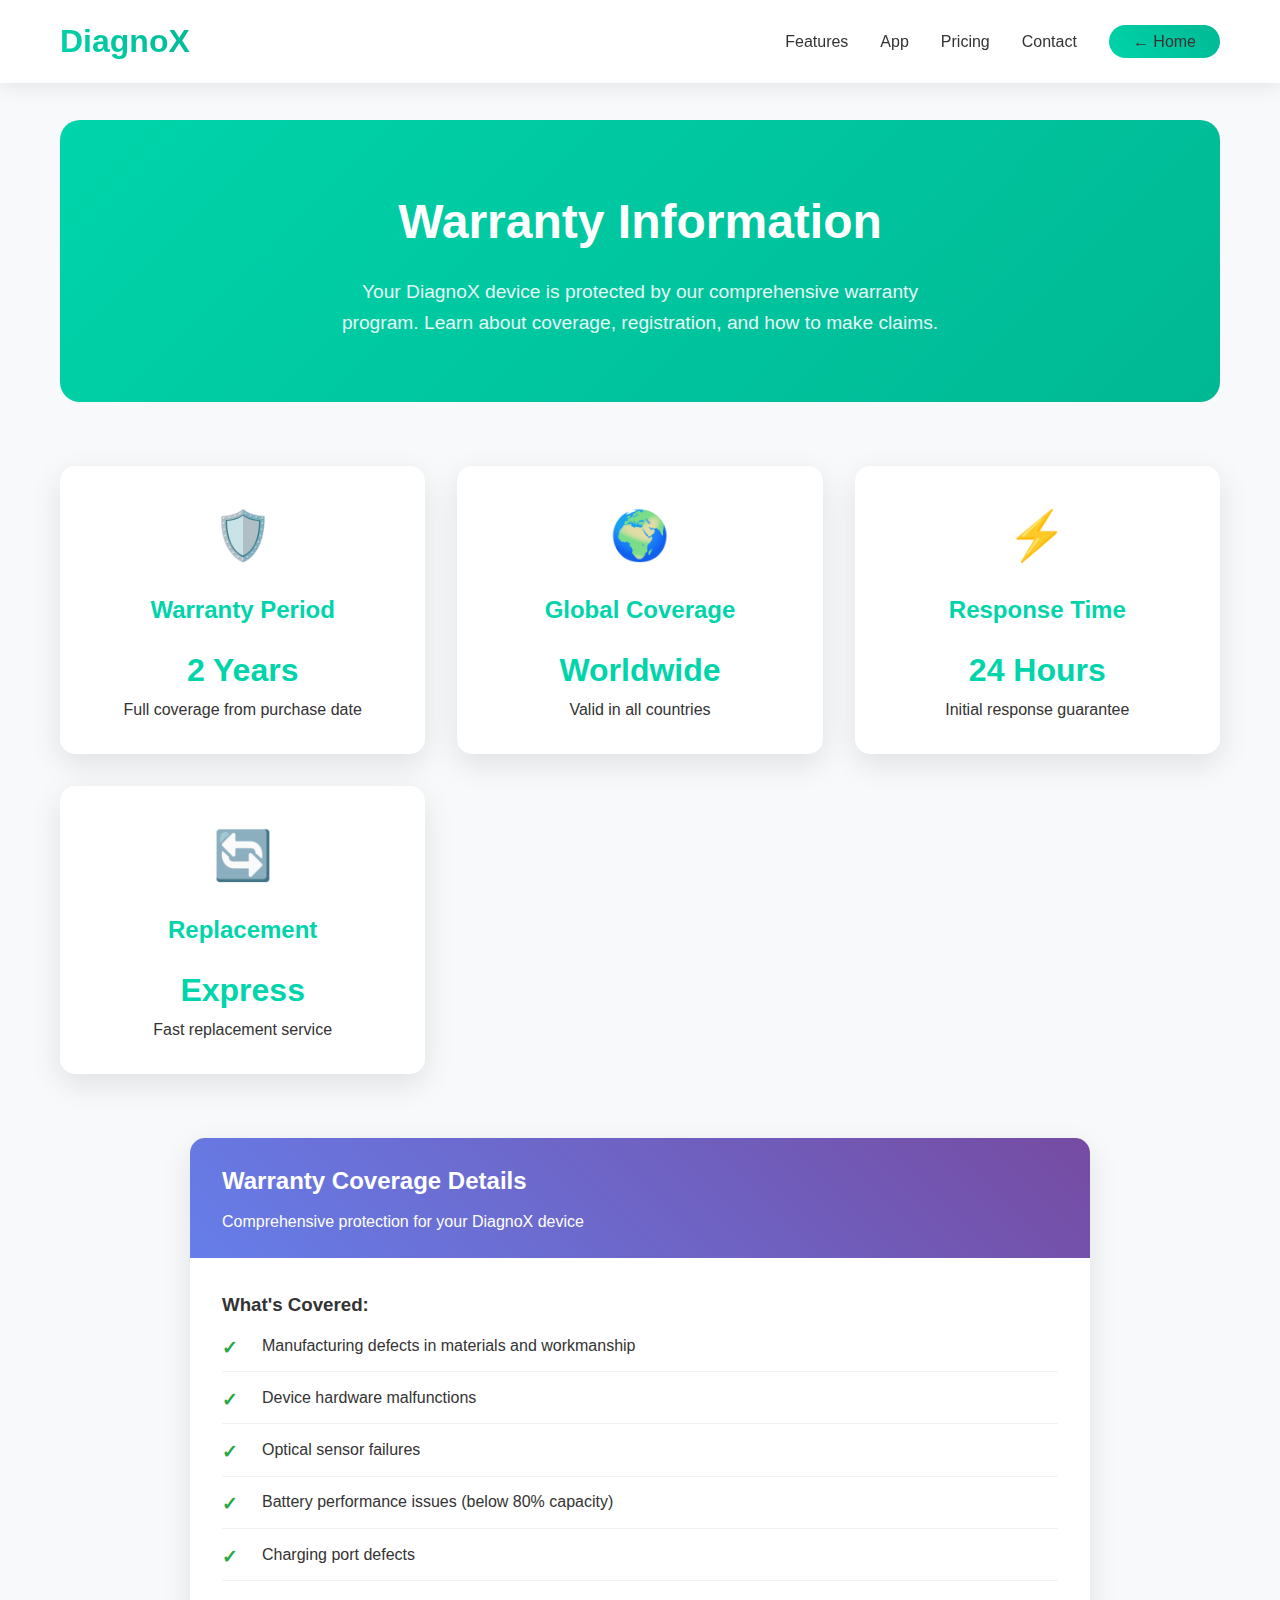
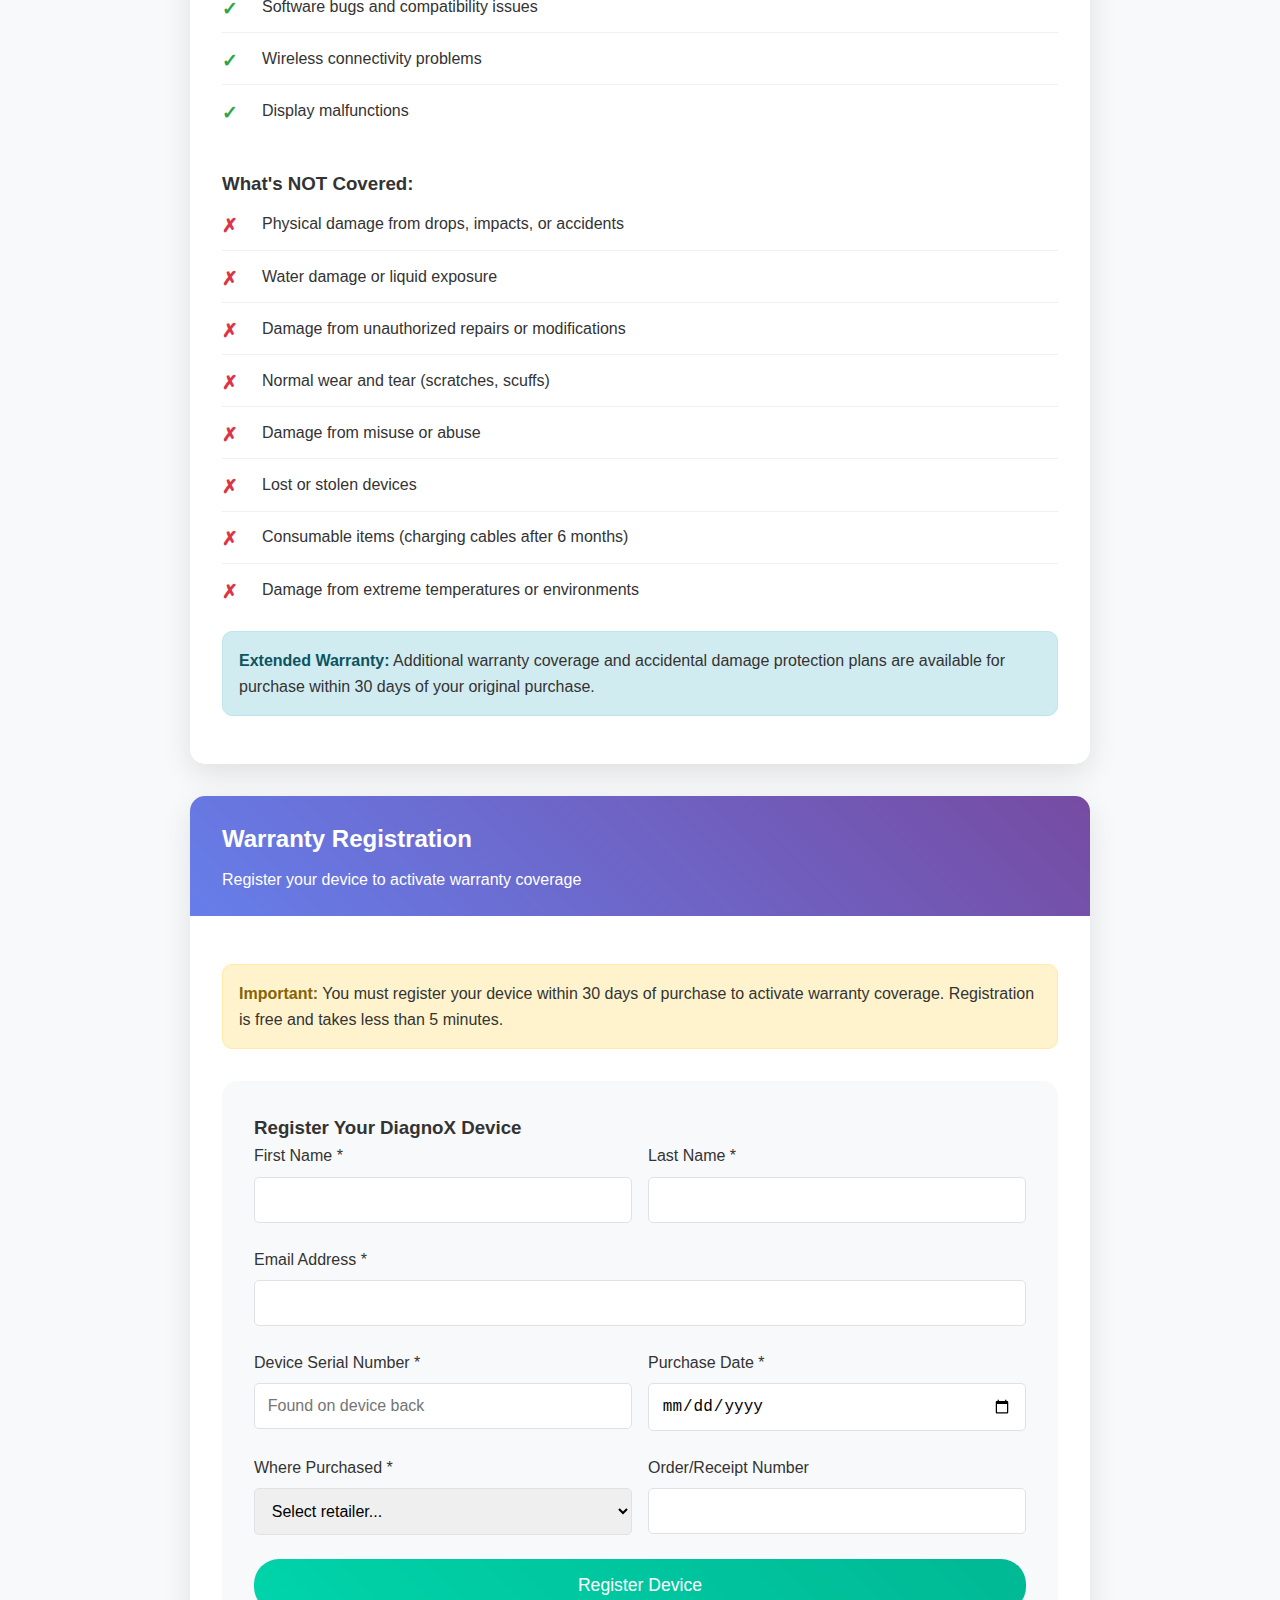
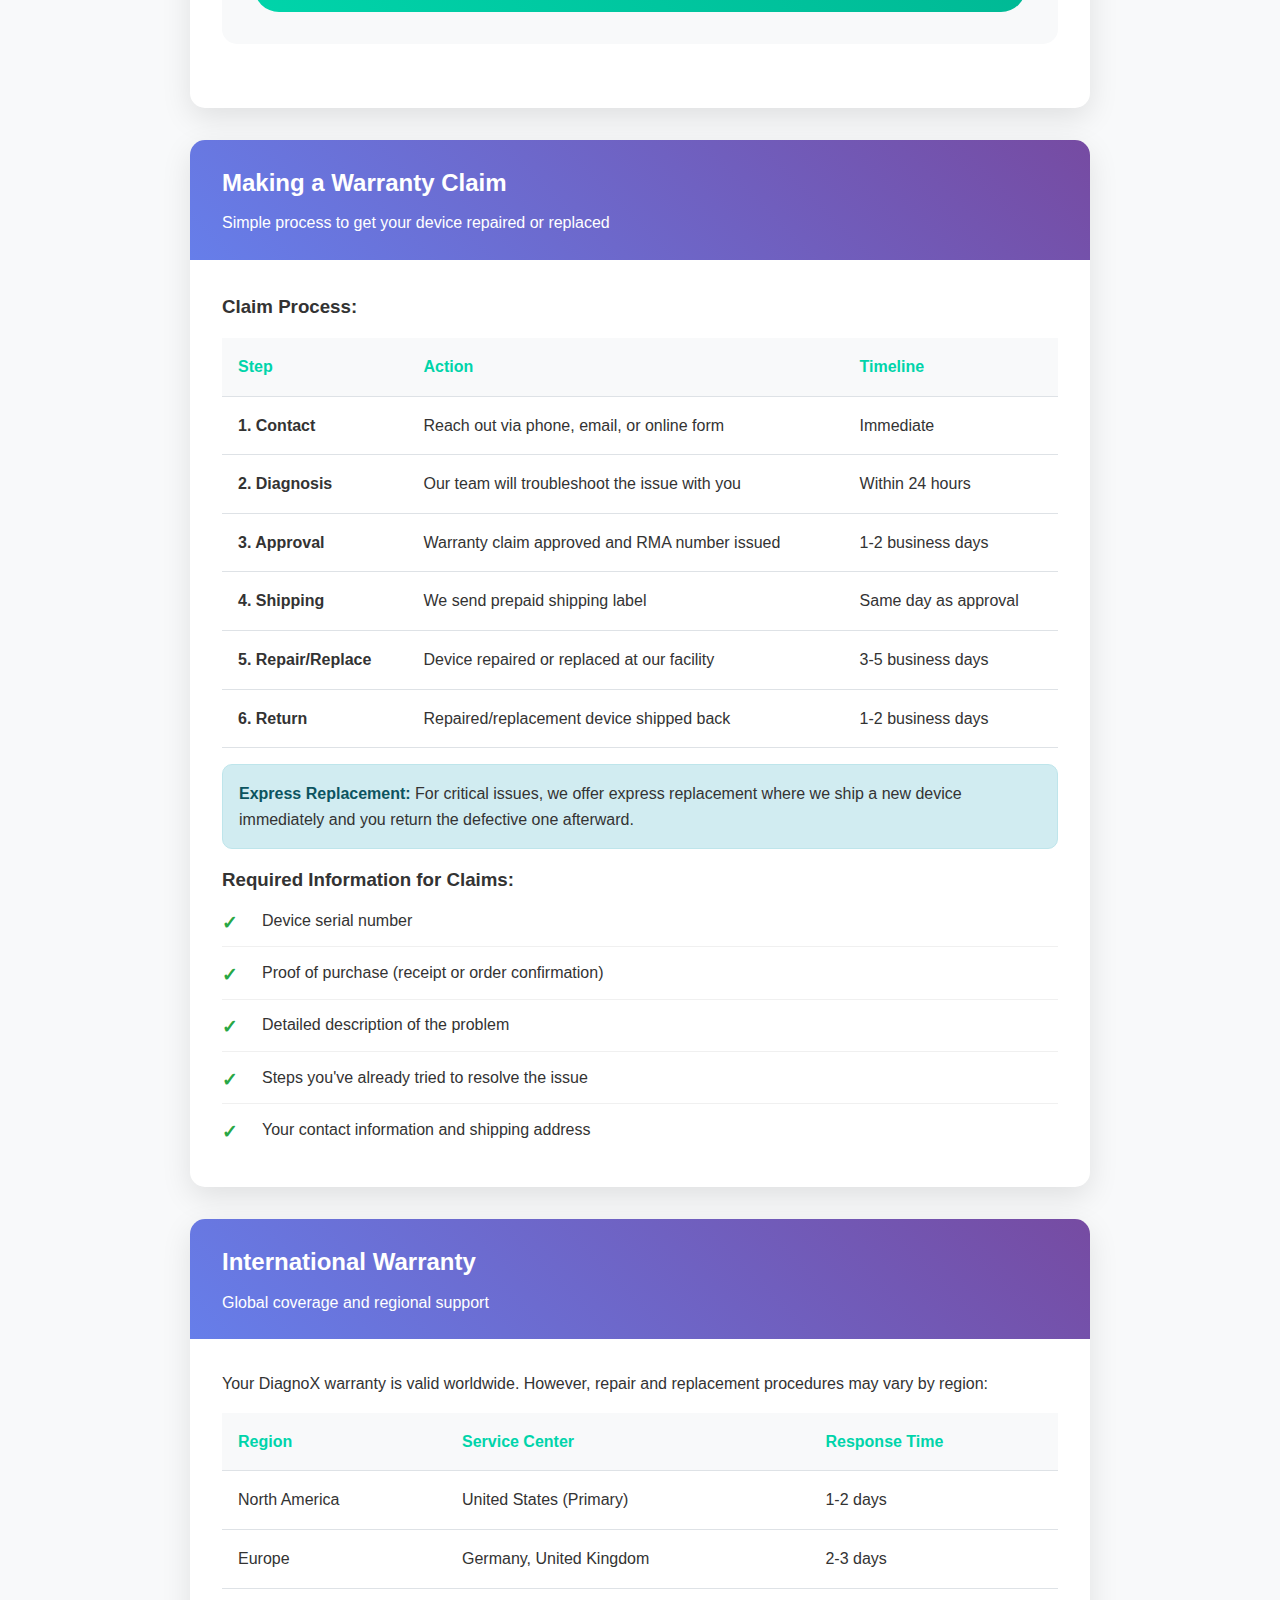
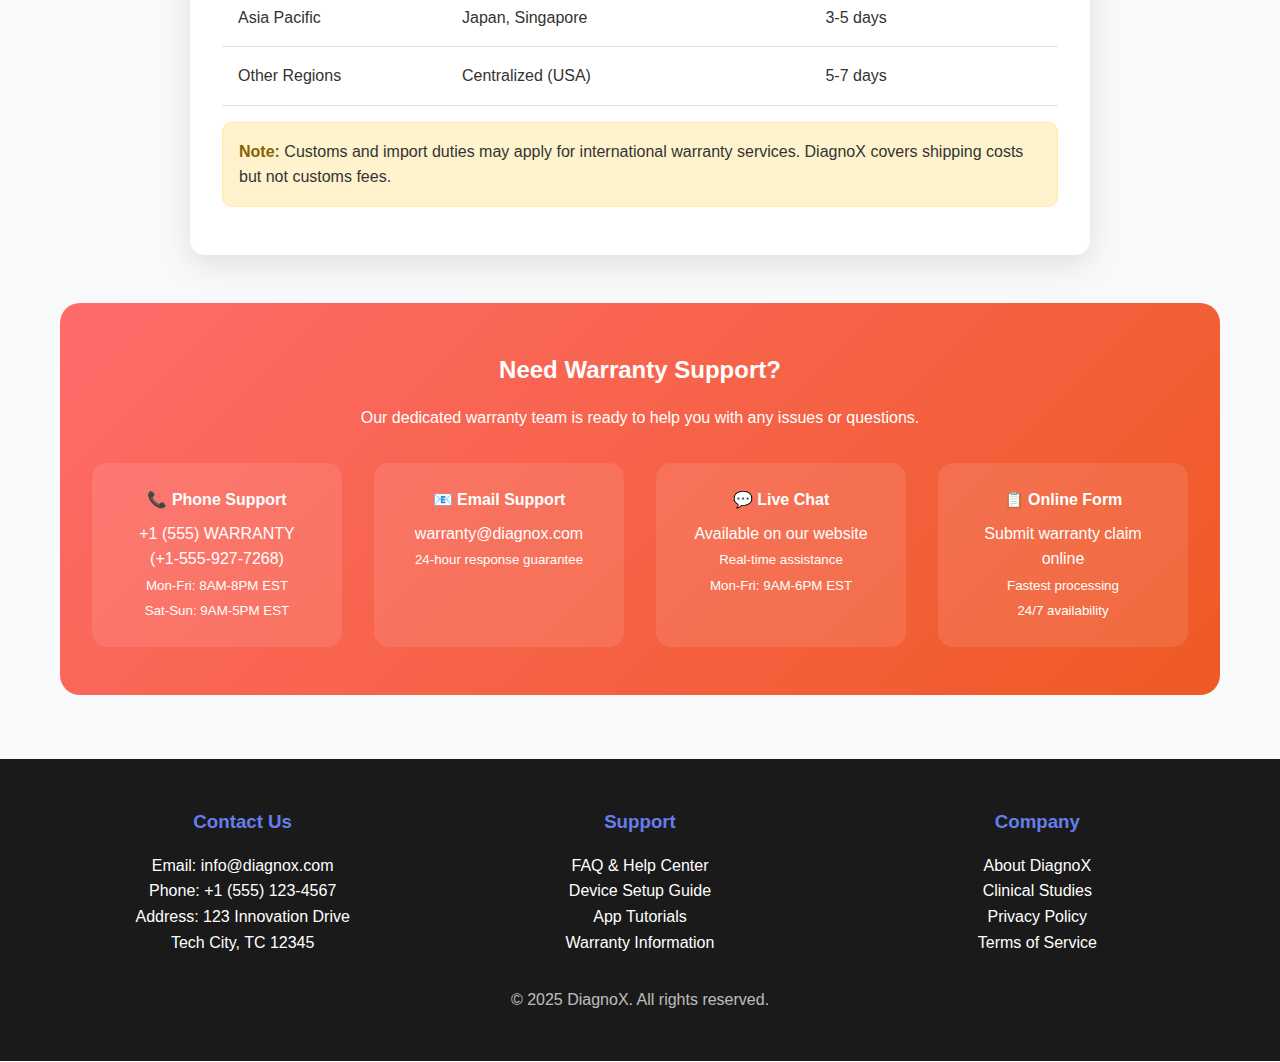
<file: warranty.html>
<!DOCTYPE html>
<html lang="en">
<head>
    <meta charset="UTF-8">
    <meta name="viewport" content="width=device-width, initial-scale=1.0">
    <title>Warranty Information - DiagnoX</title>
    <style>
        * {
            margin: 0;
            padding: 0;
            box-sizing: border-box;
        }

        body {
            font-family: 'Segoe UI', Tahoma, Geneva, Verdana, sans-serif;
            line-height: 1.6;
            color: #333;
            background: #f8f9fa;
        }

        .container {
            max-width: 1200px;
            margin: 0 auto;
            padding: 0 20px;
        }

        header {
            position: fixed;
            top: 0;
            width: 100%;
            background: rgba(255, 255, 255, 0.95);
            backdrop-filter: blur(10px);
            z-index: 1000;
            padding: 1rem 0;
            box-shadow: 0 2px 20px rgba(0,0,0,0.1);
        }

        nav {
            display: flex;
            justify-content: space-between;
            align-items: center;
        }

        .logo {
            font-size: 2rem;
            font-weight: bold;
            background: linear-gradient(45deg, #00d4aa, #00b894);
            -webkit-background-clip: text;
            -webkit-text-fill-color: transparent;
            background-clip: text;
            text-decoration: none;
        }

        .nav-links {
            display: flex;
            list-style: none;
            gap: 2rem;
        }

        .nav-links a {
            text-decoration: none;
            color: #333;
            font-weight: 500;
            transition: color 0.3s ease;
        }

        .nav-links a:hover {
            color: #00d4aa;
        }

        .back-home {
            background: linear-gradient(45deg, #00d4aa, #00b894);
            color: white;
            padding: 0.5rem 1.5rem;
            border-radius: 25px;
            text-decoration: none;
            font-weight: 500;
            transition: transform 0.3s ease;
        }

        .back-home:hover {
            transform: translateY(-2px);
        }

        .main-content {
            padding-top: 120px;
            padding-bottom: 4rem;
            min-height: 100vh;
        }

        .page-header {
            text-align: center;
            margin-bottom: 4rem;
            background: linear-gradient(135deg, #00d4aa 0%, #00b894 100%);
            color: white;
            padding: 4rem 2rem;
            border-radius: 20px;
        }

        .page-header h1 {
            font-size: 3rem;
            margin-bottom: 1rem;
        }

        .page-header p {
            font-size: 1.2rem;
            opacity: 0.9;
            max-width: 600px;
            margin: 0 auto;
        }

        .warranty-overview {
            display: grid;
            grid-template-columns: repeat(auto-fit, minmax(300px, 1fr));
            gap: 2rem;
            margin-bottom: 4rem;
        }

        .overview-card {
            background: white;
            padding: 2rem;
            border-radius: 15px;
            box-shadow: 0 10px 30px rgba(0,0,0,0.1);
            text-align: center;
        }

        .overview-icon {
            font-size: 3rem;
            margin-bottom: 1rem;
        }

        .overview-card h3 {
            color: #00d4aa;
            margin-bottom: 1rem;
            font-size: 1.5rem;
        }

        .overview-card .highlight {
            font-size: 2rem;
            font-weight: bold;
            color: #00d4aa;
        }

        .warranty-content {
            max-width: 900px;
            margin: 0 auto;
        }

        .section {
            background: white;
            margin-bottom: 2rem;
            border-radius: 15px;
            box-shadow: 0 10px 30px rgba(0,0,0,0.1);
            overflow: hidden;
        }

        .section-header {
            background: linear-gradient(45deg, #667eea, #764ba2);
            color: white;
            padding: 1.5rem 2rem;
        }

        .section-header h2 {
            font-size: 1.5rem;
            margin-bottom: 0.5rem;
        }

        .section-content {
            padding: 2rem;
        }

        .warranty-table {
            width: 100%;
            border-collapse: collapse;
            margin: 1rem 0;
        }

        .warranty-table th,
        .warranty-table td {
            padding: 1rem;
            text-align: left;
            border-bottom: 1px solid #dee2e6;
        }

        .warranty-table th {
            background: #f8f9fa;
            font-weight: bold;
            color: #00d4aa;
        }

        .warranty-table tr:hover {
            background: #f8f9fa;
        }

        .coverage-list {
            list-style: none;
            padding: 0;
        }

        .coverage-list li {
            padding: 0.8rem 0;
            border-bottom: 1px solid #f0f0f0;
            position: relative;
            padding-left: 2.5rem;
        }

        .coverage-list li:last-child {
            border-bottom: none;
        }

        .coverage-list li.covered::before {
            content: '✓';
            position: absolute;
            left: 0;
            color: #28a745;
            font-weight: bold;
            font-size: 1.2rem;
        }

        .coverage-list li.not-covered::before {
            content: '✗';
            position: absolute;
            left: 0;
            color: #dc3545;
            font-weight: bold;
            font-size: 1.2rem;
        }

        .warning-box {
            background: #fff3cd;
            border: 1px solid #ffeaa7;
            border-radius: 10px;
            padding: 1rem;
            margin: 1rem 0;
        }

        .warning-box strong {
            color: #856404;
        }

        .info-box {
            background: #d1ecf1;
            border: 1px solid #bee5eb;
            border-radius: 10px;
            padding: 1rem;
            margin: 1rem 0;
        }

        .info-box strong {
            color: #0c5460;
        }

        .registration-form {
            background: #f8f9fa;
            padding: 2rem;
            border-radius: 15px;
            margin: 2rem 0;
        }

        .form-group {
            margin-bottom: 1.5rem;
        }

        .form-group label {
            display: block;
            margin-bottom: 0.5rem;
            font-weight: 500;
            color: #333;
        }

        .form-group input,
        .form-group select {
            width: 100%;
            padding: 0.8rem;
            border: 1px solid #dee2e6;
            border-radius: 5px;
            font-size: 1rem;
        }

        .form-group input:focus,
        .form-group select:focus {
            outline: none;
            border-color: #00d4aa;
        }

        .form-row {
            display: grid;
            grid-template-columns: 1fr 1fr;
            gap: 1rem;
        }

        .submit-btn {
            background: linear-gradient(45deg, #00d4aa, #00b894);
            color: white;
            padding: 1rem 2rem;
            border: none;
            border-radius: 25px;
            font-size: 1.1rem;
            font-weight: 500;
            cursor: pointer;
            transition: transform 0.3s ease;
            width: 100%;
        }

        .submit-btn:hover {
            transform: translateY(-2px);
        }

        .contact-warranty {
            background: linear-gradient(135deg, #ff6b6b, #ee5a24);
            color: white;
            padding: 3rem 2rem;
            border-radius: 20px;
            text-align: center;
            margin-top: 3rem;
        }

        .contact-warranty h2 {
            margin-bottom: 1rem;
        }

        .contact-methods {
            display: grid;
            grid-template-columns: repeat(auto-fit, minmax(200px, 1fr));
            gap: 2rem;
            margin-top: 2rem;
        }

        .contact-method {
            background: rgba(255,255,255,0.1);
            padding: 1.5rem;
            border-radius: 15px;
            text-align: center;
        }

        .contact-method h4 {
            margin-bottom: 0.5rem;
        }

        .footer {
            background: #1a1a1a;
            color: white;
            padding: 3rem 0;
            text-align: center;
        }

        .footer-content {
            display: grid;
            grid-template-columns: repeat(auto-fit, minmax(250px, 1fr));
            gap: 2rem;
            margin-bottom: 2rem;
        }

        .footer-section h3 {
            margin-bottom: 1rem;
            color: #667eea;
        }

        .footer-section a {
            color: white;
            text-decoration: none;
            transition: color 0.3s ease;
        }

        .footer-section a:hover {
            color: #00d4aa;
        }

        @media (max-width: 768px) {
            .nav-links {
                display: none;
            }
            
            .page-header h1 {
                font-size: 2rem;
            }
            
            .form-row {
                grid-template-columns: 1fr;
            }
            
            .warranty-table {
                font-size: 0.9rem;
            }
        }
    </style>
</head>
<body>
    <header>
        <nav class="container">
            <a href="index.html" class="logo">DiagnoX</a>
            <ul class="nav-links">
                <li><a href="index.html#features">Features</a></li>
                <li><a href="index.html#app">App</a></li>
                <li><a href="index.html#pricing">Pricing</a></li>
                <li><a href="index.html#contact">Contact</a></li>
                <li><a href="index.html" class="back-home">← Home</a></li>
            </ul>
        </nav>
    </header>

    <main class="main-content">
        <div class="container">
            <div class="page-header">
                <h1>Warranty Information</h1>
                <p>Your DiagnoX device is protected by our comprehensive warranty program. Learn about coverage, registration, and how to make claims.</p>
            </div>

            <div class="warranty-overview">
                <div class="overview-card">
                    <div class="overview-icon">🛡️</div>
                    <h3>Warranty Period</h3>
                    <div class="highlight">2 Years</div>
                    <p>Full coverage from purchase date</p>
                </div>
                <div class="overview-card">
                    <div class="overview-icon">🌍</div>
                    <h3>Global Coverage</h3>
                    <div class="highlight">Worldwide</div>
                    <p>Valid in all countries</p>
                </div>
                <div class="overview-card">
                    <div class="overview-icon">⚡</div>
                    <h3>Response Time</h3>
                    <div class="highlight">24 Hours</div>
                    <p>Initial response guarantee</p>
                </div>
                <div class="overview-card">
                    <div class="overview-icon">🔄</div>
                    <h3>Replacement</h3>
                    <div class="highlight">Express</div>
                    <p>Fast replacement service</p>
                </div>
            </div>

            <div class="warranty-content">
                <div class="section">
                    <div class="section-header">
                        <h2>Warranty Coverage Details</h2>
                        <p>Comprehensive protection for your DiagnoX device</p>
                    </div>
                    <div class="section-content">
                        <h3>What's Covered:</h3>
                        <ul class="coverage-list">
                            <li class="covered">Manufacturing defects in materials and workmanship</li>
                            <li class="covered">Device hardware malfunctions</li>
                            <li class="covered">Optical sensor failures</li>
                            <li class="covered">Battery performance issues (below 80% capacity)</li>
                            <li class="covered">Charging port defects</li>
                            <li class="covered">Software bugs and compatibility issues</li>
                            <li class="covered">Wireless connectivity problems</li>
                            <li class="covered">Display malfunctions</li>
                        </ul>

                        <h3 style="margin-top: 2rem;">What's NOT Covered:</h3>
                        <ul class="coverage-list">
                            <li class="not-covered">Physical damage from drops, impacts, or accidents</li>
                            <li class="not-covered">Water damage or liquid exposure</li>
                            <li class="not-covered">Damage from unauthorized repairs or modifications</li>
                            <li class="not-covered">Normal wear and tear (scratches, scuffs)</li>
                            <li class="not-covered">Damage from misuse or abuse</li>
                            <li class="not-covered">Lost or stolen devices</li>
                            <li class="not-covered">Consumable items (charging cables after 6 months)</li>
                            <li class="not-covered">Damage from extreme temperatures or environments</li>
                        </ul>

                        <div class="info-box">
                            <strong>Extended Warranty:</strong> Additional warranty coverage and accidental damage protection plans are available for purchase within 30 days of your original purchase.
                        </div>
                    </div>
                </div>

                <div class="section">
                    <div class="section-header">
                        <h2>Warranty Registration</h2>
                        <p>Register your device to activate warranty coverage</p>
                    </div>
                    <div class="section-content">
                        <div class="warning-box">
                            <strong>Important:</strong> You must register your device within 30 days of purchase to activate warranty coverage. Registration is free and takes less than 5 minutes.
                        </div>

                        <div class="registration-form">
                            <h3>Register Your DiagnoX Device</h3>
                            <form id="warrantyForm">
                                <div class="form-row">
                                    <div class="form-group">
                                        <label for="firstName">First Name *</label>
                                        <input type="text" id="firstName" name="firstName" required>
                                    </div>
                                    <div class="form-group">
                                        <label for="lastName">Last Name *</label>
                                        <input type="text" id="lastName" name="lastName" required>
                                    </div>
                                </div>

                                <div class="form-group">
                                    <label for="email">Email Address *</label>
                                    <input type="email" id="email" name="email" required>
                                </div>

                                <div class="form-row">
                                    <div class="form-group">
                                        <label for="serialNumber">Device Serial Number *</label>
                                        <input type="text" id="serialNumber" name="serialNumber" placeholder="Found on device back" required>
                                    </div>
                                    <div class="form-group">
                                        <label for="purchaseDate">Purchase Date *</label>
                                        <input type="date" id="purchaseDate" name="purchaseDate" required>
                                    </div>
                                </div>

                                <div class="form-row">
                                    <div class="form-group">
                                        <label for="retailer">Where Purchased *</label>
                                        <select id="retailer" name="retailer" required>
                                            <option value="">Select retailer...</option>
                                            <option value="diagnox-official">DiagnoX Official Store</option>
                                            <option value="amazon">Amazon</option>
                                            <option value="best-buy">Best Buy</option>
                                            <option value="target">Target</option>
                                            <option value="pharmacy">Local Pharmacy</option>
                                            <option value="other">Other</option>
                                        </select>
                                    </div>
                                    <div class="form-group">
                                        <label for="orderNumber">Order/Receipt Number</label>
                                        <input type="text" id="orderNumber" name="orderNumber">
                                    </div>
                                </div>

                                <button type="submit" class="submit-btn">Register Device</button>
                            </form>
                        </div>
                    </div>
                </div>

                <div class="section">
                    <div class="section-header">
                        <h2>Making a Warranty Claim</h2>
                        <p>Simple process to get your device repaired or replaced</p>
                    </div>
                    <div class="section-content">
                        <h3>Claim Process:</h3>
                        <table class="warranty-table">
                            <thead>
                                <tr>
                                    <th>Step</th>
                                    <th>Action</th>
                                    <th>Timeline</th>
                                </tr>
                            </thead>
                            <tbody>
                                <tr>
                                    <td><strong>1. Contact</strong></td>
                                    <td>Reach out via phone, email, or online form</td>
                                    <td>Immediate</td>
                                </tr>
                                <tr>
                                    <td><strong>2. Diagnosis</strong></td>
                                    <td>Our team will troubleshoot the issue with you</td>
                                    <td>Within 24 hours</td>
                                </tr>
                                <tr>
                                    <td><strong>3. Approval</strong></td>
                                    <td>Warranty claim approved and RMA number issued</td>
                                    <td>1-2 business days</td>
                                </tr>
                                <tr>
                                    <td><strong>4. Shipping</strong></td>
                                    <td>We send prepaid shipping label</td>
                                    <td>Same day as approval</td>
                                </tr>
                                <tr>
                                    <td><strong>5. Repair/Replace</strong></td>
                                    <td>Device repaired or replaced at our facility</td>
                                    <td>3-5 business days</td>
                                </tr>
                                <tr>
                                    <td><strong>6. Return</strong></td>
                                    <td>Repaired/replacement device shipped back</td>
                                    <td>1-2 business days</td>
                                </tr>
                            </tbody>
                        </table>

                        <div class="info-box">
                            <strong>Express Replacement:</strong> For critical issues, we offer express replacement where we ship a new device immediately and you return the defective one afterward.
                        </div>

                        <h3>Required Information for Claims:</h3>
                        <ul class="coverage-list">
                            <li class="covered">Device serial number</li>
                            <li class="covered">Proof of purchase (receipt or order confirmation)</li>
                            <li class="covered">Detailed description of the problem</li>
                            <li class="covered">Steps you've already tried to resolve the issue</li>
                            <li class="covered">Your contact information and shipping address</li>
                        </ul>
                    </div>
                </div>

                <div class="section">
                    <div class="section-header">
                        <h2>International Warranty</h2>
                        <p>Global coverage and regional support</p>
                    </div>
                    <div class="section-content">
                        <p>Your DiagnoX warranty is valid worldwide. However, repair and replacement procedures may vary by region:</p>

                        <table class="warranty-table">
                            <thead>
                                <tr>
                                    <th>Region</th>
                                    <th>Service Center</th>
                                    <th>Response Time</th>
                                </tr>
                            </thead>
                            <tbody>
                                <tr>
                                    <td>North America</td>
                                    <td>United States (Primary)</td>
                                    <td>1-2 days</td>
                                </tr>
                                <tr>
                                    <td>Europe</td>
                                    <td>Germany, United Kingdom</td>
                                    <td>2-3 days</td>
                                </tr>
                                <tr>
                                    <td>Asia Pacific</td>
                                    <td>Japan, Singapore</td>
                                    <td>3-5 days</td>
                                </tr>
                                <tr>
                                    <td>Other Regions</td>
                                    <td>Centralized (USA)</td>
                                    <td>5-7 days</td>
                                </tr>
                            </tbody>
                        </table>

                        <div class="warning-box">
                            <strong>Note:</strong> Customs and import duties may apply for international warranty services. DiagnoX covers shipping costs but not customs fees.
                        </div>
                    </div>
                </div>
            </div>

            <div class="contact-warranty">
                <h2>Need Warranty Support?</h2>
                <p>Our dedicated warranty team is ready to help you with any issues or questions.</p>
                
                <div class="contact-methods">
                    <div class="contact-method">
                        <h4>📞 Phone Support</h4>
                        <p>+1 (555) WARRANTY<br>(+1-555-927-7268)</p>
                        <small>Mon-Fri: 8AM-8PM EST<br>Sat-Sun: 9AM-5PM EST</small>
                    </div>
                    <div class="contact-method">
                        <h4>📧 Email Support</h4>
                        <p>warranty@diagnox.com</p>
                        <small>24-hour response guarantee</small>
                    </div>
                    <div class="contact-method">
                        <h4>💬 Live Chat</h4>
                        <p>Available on our website</p>
                        <small>Real-time assistance<br>Mon-Fri: 9AM-6PM EST</small>
                    </div>
                    <div class="contact-method">
                        <h4>📋 Online Form</h4>
                        <p>Submit warranty claim online</p>
                        <small>Fastest processing<br>24/7 availability</small>
                    </div>
                </div>
            </div>
        </div>
    </main>

    <footer class="footer">
        <div class="container">
            <div class="footer-content">
                <div class="footer-section">
                    <h3>Contact Us</h3>
                    <p>Email: info@diagnox.com</p>
                    <p>Phone: +1 (555) 123-4567</p>
                    <p>Address: 123 Innovation Drive<br>Tech City, TC 12345</p>
                </div>
                <div class="footer-section">
                    <h3>Support</h3>
                    <p><a href="faq.html">FAQ & Help Center</a></p>
                    <p><a href="setup.html">Device Setup Guide</a></p>
                    <p><a href="tutorials.html">App Tutorials</a></p>
                    <p><a href="warranty.html">Warranty Information</a></p>
                </div>
                <div class="footer-section">
                    <h3>Company</h3>
                    <p><a href="about.html">About DiagnoX</a></p>
                    <p><a href="studies.html">Clinical Studies</a></p>
                    <p><a href="privacy.html">Privacy Policy</a></p>
                    <p><a href="terms.html">Terms of Service</a></p>
                </div>
            </div>
            <p style="margin-top: 2rem; opacity: 0.7;">
                © 2025 DiagnoX. All rights reserved.
            </p>
        </div>
    </footer>

    <script>
        // Form submission handler
        document.getElementById('warrantyForm').addEventListener('submit', function(e) {
            e.preventDefault();
            
            // Collect form data
            const formData = new FormData(this);
            const data = Object.fromEntries(formData);
            
            // Simulate form submission
            alert('Registration submitted successfully! You will receive a confirmation email within 24 hours. Your warranty is now active.');
            
            // Reset form
            this.reset();
        });

        // Add form validation
        document.querySelectorAll('input[required], select[required]').forEach(field => {
            field.addEventListener('blur', function() {
                if (!this.value.trim()) {
                    this.style.borderColor = '#dc3545';
                } else {
                    this.style.borderColor = '#28a745';
                }
            });
        });
    </script>
</body>
</html>
</file>
<file: style.css>
/* Импорт шрифта */
@import url("https://fonts.googleapis.com/css2?family=Inter:wght@300;400;500;600;700&display=swap");

.accordion-button::after {
  display: none !important;
}

.container-steps {
  width: 100%;
  display: flex;
  justify-content: space-between;
  align-items: center;
  gap: 24px;
  padding: 0 120px;
}

.s_blockquote_author {
  display: flex;
  gap: 8px;
}

#wrapwrap:not(.o_header_overlay) header .nav-item > .nav-link > *,
#wrapwrap:not(.o_header_overlay) header .nav-item > .nav-link::after,
#wrapwrap:not(.o_header_overlay) header .js_language_selector span,
#wrapwrap:not(.o_header_overlay) header .badge,
header.o_header_is_scrolled .nav-item > .nav-link > *,
header.o_header_is_scrolled .nav-item > .nav-link::after,
header.o_header_is_scrolled .js_language_selector span,
header.o_header_is_scrolled .badge,
header .o_navbar_mobile .nav-item > .nav-link > *,
header .o_navbar_mobile .nav-item > .nav-link::after,
header .o_navbar_mobile .js_language_selector span,
header .o_navbar_mobile .badge {
  color: #ffffff8c;
}

header .nav-item > .nav-link > *:hover {
  color: #ffffffbf !important;
}

.carousel-indicators [data-target] {
  box-sizing: content-box;
  -webkit-box-flex: 0;
  -webkit-flex: 0 1 auto;
  flex: 0 1 auto;
  width: 30px;
  height: 3px;
  padding: 0;
  margin-right: 3px;
  margin-left: 3px;
  text-indent: -999px;
  cursor: pointer;
  background-color: #fff;
  background-clip: padding-box;
  border: 0;
  border-top: 10px solid transparent;
  border-bottom: 10px solid transparent;
  opacity: 0.5;
  transition: opacity 0.6s ease;
}

.navbar-toggler-icon {
  background-image: var(--navbar-toggler-icon-bg) !important;
}

.accordion-button .bi-chevron-down {
  transition-duration: 200ms;
}
.accordion-button:not(.collapsed) .bi-chevron-down {
  transform: var(--accordion-btn-icon-transform);
  transition-duration: 200ms;
}

footer .o_colored_level.o_grid_item ul .list-item {
  color: #43bcff;
}

.s_social_media_twitter-icon,
.s_social_media_twitter-icon:focus,
.s_social_media_twitter-icon:hover {
  color: #43bcff !important;
}

@media screen and (max-width: 900px) {
  .container-steps {
    flex-wrap: wrap;
    justify-content: center;
    padding: 0 40px;
  }
}

@media screen and (min-width: 992px) {
  footer .o_grid_mode {
    grid-auto-rows: auto;
    grid-template-rows: minmax(50px, 80px) !important;
  }
}

.email-input-modal {
  display: none;
  position: fixed;
  top: 0;
  left: 0;
  width: 100%;
  height: 100%;
  background: rgba(0, 0, 0, 0.5);
  justify-content: center;
  align-items: center;
  z-index: 1050;
}

.email-modal-content {
  width: 350px !important;
  box-sizing: border-box;
  background: white;
  padding: 60px 30px;
  border-radius: 8px;
}

.email-modal-content .modal-footer {
  display: flex;
  justify-content: center;
  gap: 10px;
  margin-top: 24px;
}

/* Основные стили для контейнеров */
.main-container {
  max-width: 1200px;
  margin: 0 auto;
  padding: 0 20px;
}

nav {
  display: flex;
  justify-content: space-between;
  align-items: center;
}

.logo {
  font-size: 2rem;
  font-weight: bold;
  background: linear-gradient(45deg, #00d4aa, #00b894);
  -webkit-background-clip: text;
  -webkit-text-fill-color: transparent;
  background-clip: text;
  text-decoration: none;
}

.nav-links {
  display: flex;
  list-style: none;
  gap: 2rem;
}

.nav-links a {
  text-decoration: none;
  color: #333;
  font-weight: 500;
  transition: color 0.3s ease;
}

.nav-links a:hover {
  color: #00d4aa;
}

.back-home {
  background: linear-gradient(45deg, #00d4aa, #00b894);
  color: white;
  padding: 0.5rem 1.5rem;
  border-radius: 25px;
  text-decoration: none;
  font-weight: 500;
  transition: transform 0.3s ease;
}

.back-home:hover {
  transform: translateY(-2px);
}

.main-content {
  padding-top: 120px;
  padding-bottom: 4rem;
  min-height: 100vh;
}

.page-header {
  text-align: center;
  margin-bottom: 4rem;
  background: linear-gradient(135deg, #00d4aa 0%, #00b894 100%);
  color: white;
  padding: 4rem 2rem;
  border-radius: 20px;
}

.page-header h1 {
  font-size: 3rem;
  margin-bottom: 1rem;
}

.page-header p {
  font-size: 1.2rem;
  opacity: 0.9;
  max-width: 700px;
  margin: 0 auto;
}

.overview-stats {
  display: grid;
  grid-template-columns: repeat(auto-fit, minmax(200px, 1fr));
  gap: 2rem;
  margin-bottom: 4rem;
}

.stat-card {
  background: white;
  padding: 2rem;
  border-radius: 15px;
  box-shadow: 0 10px 30px rgba(0, 0, 0, 0.1);
  text-align: center;
  transition: transform 0.3s ease;
}

.stat-card:hover {
  transform: translateY(-5px);
}

.stat-number {
  font-size: 2.5rem;
  font-weight: bold;
  color: #00d4aa;
  margin-bottom: 0.5rem;
}

.stat-label {
  color: #666;
  font-size: 1rem;
}

.studies-container {
  max-width: 1000px;
  margin: 0 auto;
}

.study-item {
  background: white;
  margin-bottom: 3rem;
  border-radius: 20px;
  box-shadow: 0 15px 40px rgba(0, 0, 0, 0.1);
  overflow: hidden;
  transition: transform 0.3s ease;
}

.study-item:hover {
  transform: translateY(-5px);
}

.study-header {
  background: linear-gradient(45deg, #667eea, #764ba2);
  color: white;
  padding: 2rem;
}

.study-title {
  font-size: 1.8rem;
  margin-bottom: 1rem;
  font-weight: bold;
}

.study-meta {
  display: grid;
  grid-template-columns: repeat(auto-fit, minmax(200px, 1fr));
  gap: 1rem;
  margin-top: 1.5rem;
}

.meta-item {
  background: rgba(255, 255, 255, 0.1);
  padding: 1rem;
  border-radius: 10px;
  text-align: center;
}

.meta-label {
  font-size: 0.9rem;
  opacity: 0.8;
  margin-bottom: 0.3rem;
}

.meta-value {
  font-weight: bold;
  font-size: 1.1rem;
}

.study-content {
  padding: 2rem;
}

.study-section {
  margin-bottom: 2rem;
}

.study-section h3 {
  color: #00d4aa;
  margin-bottom: 1rem;
  font-size: 1.3rem;
}

.study-section p {
  color: #666;
  line-height: 1.7;
  margin-bottom: 1rem;
}

.results-grid {
  display: grid;
  grid-template-columns: repeat(auto-fit, minmax(250px, 1fr));
  gap: 1.5rem;
  margin: 1.5rem 0;
}

.result-item {
  background: #f8f9fa;
  padding: 1.5rem;
  border-radius: 10px;
  text-align: center;
}

.result-value {
  font-size: 2rem;
  font-weight: bold;
  color: #00d4aa;
  margin-bottom: 0.5rem;
}

.result-label {
  color: #666;
  font-size: 0.9rem;
}

.methodology-list {
  list-style: none;
  padding: 0;
}

.methodology-list li {
  padding: 0.8rem 0;
  border-bottom: 1px solid #f0f0f0;
  position: relative;
  padding-left: 2rem;
}

.methodology-list li:last-child {
  border-bottom: none;
}

.methodology-list li::before {
  content: "🔬";
  position: absolute;
  left: 0;
  top: 0.8rem;
}

.publication-info {
  background: #e3f2fd;
  border: 1px solid #bbdefb;
  border-radius: 10px;
  padding: 1rem;
  margin: 1rem 0;
}

.publication-info strong {
  color: #1976d2;
}

.download-link {
  display: inline-block;
  background: linear-gradient(45deg, #00d4aa, #00b894);
  color: white;
  padding: 0.8rem 1.5rem;
  border-radius: 25px;
  text-decoration: none;
  font-weight: 500;
  margin-top: 1rem;
  transition: transform 0.3s ease;
}

.download-link:hover {
  transform: translateY(-2px);
}

.regulatory-section {
  background: white;
  padding: 3rem 2rem;
  border-radius: 20px;
  box-shadow: 0 15px 40px rgba(0, 0, 0, 0.1);
  margin-bottom: 4rem;
}

.regulatory-section h2 {
  text-align: center;
  color: #333;
  margin-bottom: 2rem;
  font-size: 2.2rem;
}

.approvals-grid {
  display: grid;
  grid-template-columns: repeat(auto-fit, minmax(250px, 1fr));
  gap: 2rem;
  margin-top: 2rem;
}

.approval-item {
  text-align: center;
  padding: 2rem;
  border-radius: 15px;
  background: #f8f9fa;
  transition: all 0.3s ease;
}

.approval-item:hover {
  background: linear-gradient(45deg, #00d4aa, #00b894);
  color: white;
  transform: translateY(-5px);
}

.approval-icon {
  font-size: 3rem;
  margin-bottom: 1rem;
}

.approval-item h3 {
  font-size: 1.3rem;
  margin-bottom: 1rem;
}

.peer-review-section {
  background: linear-gradient(135deg, #667eea 0%, #764ba2 100%);
  color: white;
  padding: 4rem 2rem;
  border-radius: 20px;
  text-align: center;
  margin-bottom: 4rem;
}

.peer-review-section h2 {
  font-size: 2.5rem;
  margin-bottom: 2rem;
}

.journals-grid {
  display: grid;
  grid-template-columns: repeat(auto-fit, minmax(300px, 1fr));
  gap: 2rem;
  margin-top: 2rem;
}

.journal-item {
  background: rgba(255, 255, 255, 0.1);
  padding: 2rem;
  border-radius: 15px;
  backdrop-filter: blur(10px);
}

.journal-name {
  font-size: 1.3rem;
  font-weight: bold;
  margin-bottom: 0.5rem;
}

.journal-impact {
  font-size: 0.9rem;
  opacity: 0.8;
  margin-bottom: 1rem;
}

.ongoing-studies {
  background: white;
  padding: 3rem 2rem;
  border-radius: 20px;
  box-shadow: 0 15px 40px rgba(0, 0, 0, 0.1);
  margin-bottom: 4rem;
}

.ongoing-studies h2 {
  text-align: center;
  color: #333;
  margin-bottom: 2rem;
  font-size: 2.2rem;
}

.timeline {
  position: relative;
  max-width: 800px;
  margin: 0 auto;
}

.timeline::before {
  content: "";
  position: absolute;
  left: 50%;
  top: 0;
  bottom: 0;
  width: 3px;
  background: linear-gradient(to bottom, #00d4aa, #00b894);
  transform: translateX(-50%);
}

.timeline-item {
  position: relative;
  width: 50%;
  padding: 1.5rem;
  background: #f8f9fa;
  border-radius: 15px;
  margin-bottom: 2rem;
}

.timeline-item:nth-child(odd) {
  left: 0;
  margin-right: auto;
}

.timeline-item:nth-child(even) {
  left: 50%;
  margin-left: auto;
}

.timeline-item::before {
  content: "";
  position: absolute;
  width: 15px;
  height: 15px;
  background: #00d4aa;
  border-radius: 50%;
  top: 1.5rem;
}

.timeline-item:nth-child(odd)::before {
  right: -30px;
}

.timeline-item:nth-child(even)::before {
  left: -30px;
}

.timeline-date {
  font-weight: bold;
  color: #00d4aa;
  margin-bottom: 0.5rem;
}

.timeline-title {
  font-weight: bold;
  margin-bottom: 0.5rem;
  color: #333;
}

.timeline-description {
  color: #666;
  font-size: 0.9rem;
}

.footer {
  background: #1a1a1a;
  color: white;
  padding: 3rem 0;
  text-align: center;
}

.footer-content {
  display: grid;
  grid-template-columns: repeat(auto-fit, minmax(250px, 1fr));
  gap: 2rem;
  margin-bottom: 2rem;
}

.footer-section h3 {
  margin-bottom: 1rem;
  color: #667eea;
}

.footer-section a {
  color: white;
  text-decoration: none;
  transition: color 0.3s ease;
}

.footer-section a:hover {
  color: #00d4aa;
}

.process-steps {
  display: grid;
  grid-template-columns: repeat(auto-fit, minmax(300px, 1fr));
  gap: 3rem;
  margin-top: 3rem;
}

.step {
  text-align: center;
  position: relative;
  background: white;
  border-radius: 15px;
  box-shadow: 0 10px 30px rgba(0, 0, 0, 0.1);
  height: 350px;
  display: flex;
  flex-direction: column;
  justify-content: flex-end;
  background-size: cover;
  background-position: center;
  background-repeat: no-repeat;
  overflow: hidden;
}

.step::before {
  content: "";
  position: absolute;
  top: 0;
  left: 0;
  right: 0;
  bottom: 0;
  background: linear-gradient(
    to bottom,
    transparent 0%,
    rgba(0, 0, 0, 0.7) 100%
  );
  z-index: 1;
}

.step-content {
  position: relative;
  z-index: 2;
  padding: 3rem 2rem 2rem 2rem;
  color: white;
}

.step-content h3 {
  margin-bottom: 1rem;
  font-size: 1.5rem;
}

.step-content p {
  font-size: 1rem;
  line-height: 1.5;
}

.section-title {
  text-align: center;
  font-size: 2.5rem;
  margin-bottom: 3rem;
  color: #333;
}

.health-grid {
  display: grid;
  grid-template-columns: repeat(auto-fit, minmax(350px, 1fr));
  gap: 25px;
  margin-bottom: 30px;
}

.health-card {
  background: rgba(255, 255, 255, 0.95);
  backdrop-filter: blur(10px);
  border-radius: 20px;
  padding: 25px;
  box-shadow: 0 8px 32px rgba(0, 0, 0, 0.1);
  border: 1px solid rgba(255, 255, 255, 0.2);
  transition: all 0.3s ease;
  position: relative;
  overflow: hidden;
}

.health-card::before {
  content: "";
  position: absolute;
  top: 0;
  left: 0;
  right: 0;
  height: 4px;
  background: var(--accent-color);
}

.health-card:hover {
  transform: translateY(-5px);
  box-shadow: 0 15px 40px rgba(0, 0, 0, 0.15);
}

.card-header {
  display: flex;
  align-items: center;
  margin-bottom: 20px;
  gap: 15px;
}

.card-title {
  font-size: 1.4rem;
  font-weight: 600;
  color: #2d3748;
  text-transform: capitalize;
}

.metrics-table {
  width: 100%;
  border-collapse: collapse;
}

.metrics-table th {
  background: rgba(0, 0, 0, 0.05);
  padding: 12px 15px;
  text-align: left;
  font-weight: 600;
  color: #4a5568;
  border-bottom: 2px solid rgba(0, 0, 0, 0.1);
  font-size: 0.9rem;
  text-transform: uppercase;
  letter-spacing: 0.5px;
}

.metrics-table td {
  padding: 15px;
  border-bottom: 1px solid rgba(0, 0, 0, 0.08);
  color: #2d3748;
  font-size: 1rem;
}

.metrics-table tr:last-child td {
  border-bottom: none;
}

.metrics-table tbody tr:hover {
  background: rgba(0, 0, 0, 0.02);
}

.parameter-name {
  font-weight: 500;
  color: #2d3748;
}

.normal-range {
  font-weight: 600;
  padding: 8px 12px;
  border-radius: 8px;
  background: rgba(16, 185, 129, 0.1);
  color: #047857;
  display: inline-block;
}

/* Color schemes for different health categories */
.cholesterol {
  --accent-color: #ff6b6b;
}
.liver {
  --accent-color: #4ecdc4;
}
.infection {
  --accent-color: #45b7d1;
}
.allergy {
  --accent-color: #f9ca24;
}
.kidney {
  --accent-color: #6c5ce7;
}
.heart {
  --accent-color: #fd79a8;
}
.joint {
  --accent-color: #00b894;
}
.brain {
  --accent-color: #a29bfe;
}

.stats-summary {
  display: grid;
  grid-template-columns: repeat(auto-fit, minmax(200px, 1fr));
  gap: 15px;
  margin-bottom: 30px;
}

.card-icon {
  width: 50px;
  height: 50px;
  border-radius: 12px;
  background: var(--accent-color);
  display: flex;
  align-items: center;
  justify-content: center;
  font-size: 1.5rem;
  color: white;
  box-shadow: 0 4px 15px rgba(0, 0, 0, 0.2);
}

.card-icon img {
  width: 30px;
  height: 30px;
  object-fit: contain;
  filter: brightness(0) invert(1);
}

.responsive-bg {
  display: block;
  width: 100%;
  height: 100%;
  background-image: url("assets/gallery7.jpg");
  background-size: cover;
  background-position: center;
  background-repeat: no-repeat;
}

/* ИСПРАВЛЕННАЯ СЕКЦИЯ КОМАНДЫ */
.team-section {
  padding: 4rem 0;
  background: linear-gradient(135deg, #f8fafc 0%, #e2e8f0 100%);
  font-family: "Inter", -apple-system, BlinkMacSystemFont, sans-serif;
}

.team-container {
  max-width: 1200px;
  margin: 0 auto;
  padding: 0 2rem;
}

.team-member {
  margin: 3rem 0;
}

.member-card {
  display: flex;
  align-items: center;
  gap: 4rem;
  background: white;
  border-radius: 24px;
  padding: 2rem;
  box-shadow: 0 20px 60px rgba(0, 0, 0, 0.08);
  transition: all 0.3s ease;
  position: relative;
  overflow: hidden;
}

.member-card::before {
  content: "";
  position: absolute;
  top: 0;
  left: 0;
  right: 0;
  height: 4px;
  background: linear-gradient(90deg, #3b82f6, #06b6d4, #10b981);
  opacity: 0;
  transition: opacity 0.3s ease;
}

.member-card:hover::before {
  opacity: 1;
}

.member-card:hover {
  transform: translateY(-8px);
  box-shadow: 0 32px 80px rgba(0, 0, 0, 0.12);
}

.member-card.reverse {
  flex-direction: row-reverse;
}

.member-info {
  flex: 1;
  z-index: 2;
}

.member-title {
  margin-bottom: 2rem;
}

.member-title h2 {
  font-size: 2.5rem;
  font-weight: 300;
  color: #1e293b;
  margin: 0 0 0.5rem 0;
  letter-spacing: -0.025em;
}

.member-title h3 {
  font-size: 3rem;
  font-weight: 700;
  color: #0f172a;
  margin: 0;
  background: linear-gradient(135deg, #3b82f6, #06b6d4);
  background-clip: text;
  -webkit-background-clip: text;
  -webkit-text-fill-color: transparent;
  letter-spacing: -0.025em;
}

.member-description {
  position: relative;
}

.member-description::before {
  content: "";
  position: absolute;
  left: -2rem;
  top: 0;
  bottom: 0;
  width: 4px;
  background: linear-gradient(180deg, #3b82f6, #06b6d4);
  border-radius: 2px;
}

.member-description p {
  font-size: 1.25rem;
  line-height: 1.8;
  color: #475569;
  margin: 0;
  padding-left: 2rem;
  font-weight: 400;
}

.member-image {
  flex: 0 0 400px;
  z-index: 1;
}

.image-container {
  position: relative;
  width: 100%;
  height: 400px;
  border-radius: 20px;
  overflow: hidden;
  background: linear-gradient(135deg, #f1f5f9, #e2e8f0);
  box-shadow: 0 15px 40px rgba(0, 0, 0, 0.1);
}

.image-container::before {
  content: "";
  position: absolute;
  top: 0;
  left: 0;
  right: 0;
  bottom: 0;
  background: linear-gradient(
    135deg,
    rgba(59, 130, 246, 0.1),
    rgba(6, 182, 212, 0.1)
  );
  z-index: 1;
  transition: opacity 0.3s ease;
}

.member-card:hover .image-container::before {
  opacity: 0.7;
}

.image-container img {
  width: 100%;
  height: 100%;
  object-fit: cover;
  transition: transform 0.3s ease;
}

.member-card:hover .image-container img {
  transform: scale(1.05);
}

.separator {
  display: flex;
  justify-content: center;
  margin: 4rem 0;
}

.separator-line {
  width: 200px;
  height: 2px;
  background: linear-gradient(90deg, transparent, #cbd5e1, transparent);
  position: relative;
}

.separator-line::after {
  content: "";
  position: absolute;
  left: 50%;
  top: 50%;
  transform: translate(-50%, -50%);
  width: 8px;
  height: 8px;
  background: #3b82f6;
  border-radius: 50%;
  box-shadow: 0 0 0 4px white, 0 0 0 6px #e2e8f0;
}

.contact-info {
  list-style: none;
  padding-left: 0;
}

/* Адаптивные стили */
@media (max-width: 768px) {
  .health-grid {
    grid-template-columns: 1fr;
    gap: 20px;
  }

  .health-card {
    padding: 20px;
  }

  .responsive-bg {
    background-position: top center;
  }

  /* Адаптивные стили для команды */
  .team-container {
    padding: 0 1rem;
  }

  .member-card,
  .member-card.reverse {
    flex-direction: column;
    gap: 2rem;
    padding: 2rem;
    text-align: center;
  }

  .member-title h2 {
    font-size: 2rem;
  }

  .member-title h3 {
    font-size: 2.5rem;
  }

  .member-description p {
    font-size: 1.1rem;
    padding-left: 0;
  }

  .member-description::before {
    display: none;
  }

  .member-image {
    flex: none;
    width: 100%;
    max-width: 300px;
    margin: 0 auto;
  }

  .image-container {
    height: 300px;
  }
}

@media (max-width: 480px) {
  .team-section {
    padding: 2rem 0;
  }

  .member-card {
    margin: 1rem 0;
    padding: 1.5rem;
  }

  .member-title h2 {
    font-size: 1.75rem;
  }

  .member-title h3 {
    font-size: 2rem;
  }

  .member-description p {
    font-size: 1rem;
  }
}

#top_menu {
  font-size: 22px;
}

.logo img {
  width: 120px;
  height: 120px;
}

.navbar-brand.logo img {
  width: 120px !important;
  height: 60px !important;
}

/* #top_menu .nav-link.active {
  color: #ffffff !important; 
  font-weight: bold; 
} */

#top_menu .nav-link.active > span {
  color: #ffffff !important;
}


.certificates-section .section-title {
  font-size: 32px;
  font-weight: bold;
}

.certificates-grid {
  display: flex;
  flex-wrap: wrap;
  justify-content: center;
  gap: 30px; /* расстояние между картинками */
}

.certificate-item img {
  width: 350px;   
  height: auto;
  border: 2px solid #ddd;
  border-radius: 8px;
  box-shadow: 0 2px 6px rgba(0,0,0,0.1);
  transition: transform 0.3s ease;
}

.certificate-item img:hover {
  transform: scale(1.05);
}
</file>
